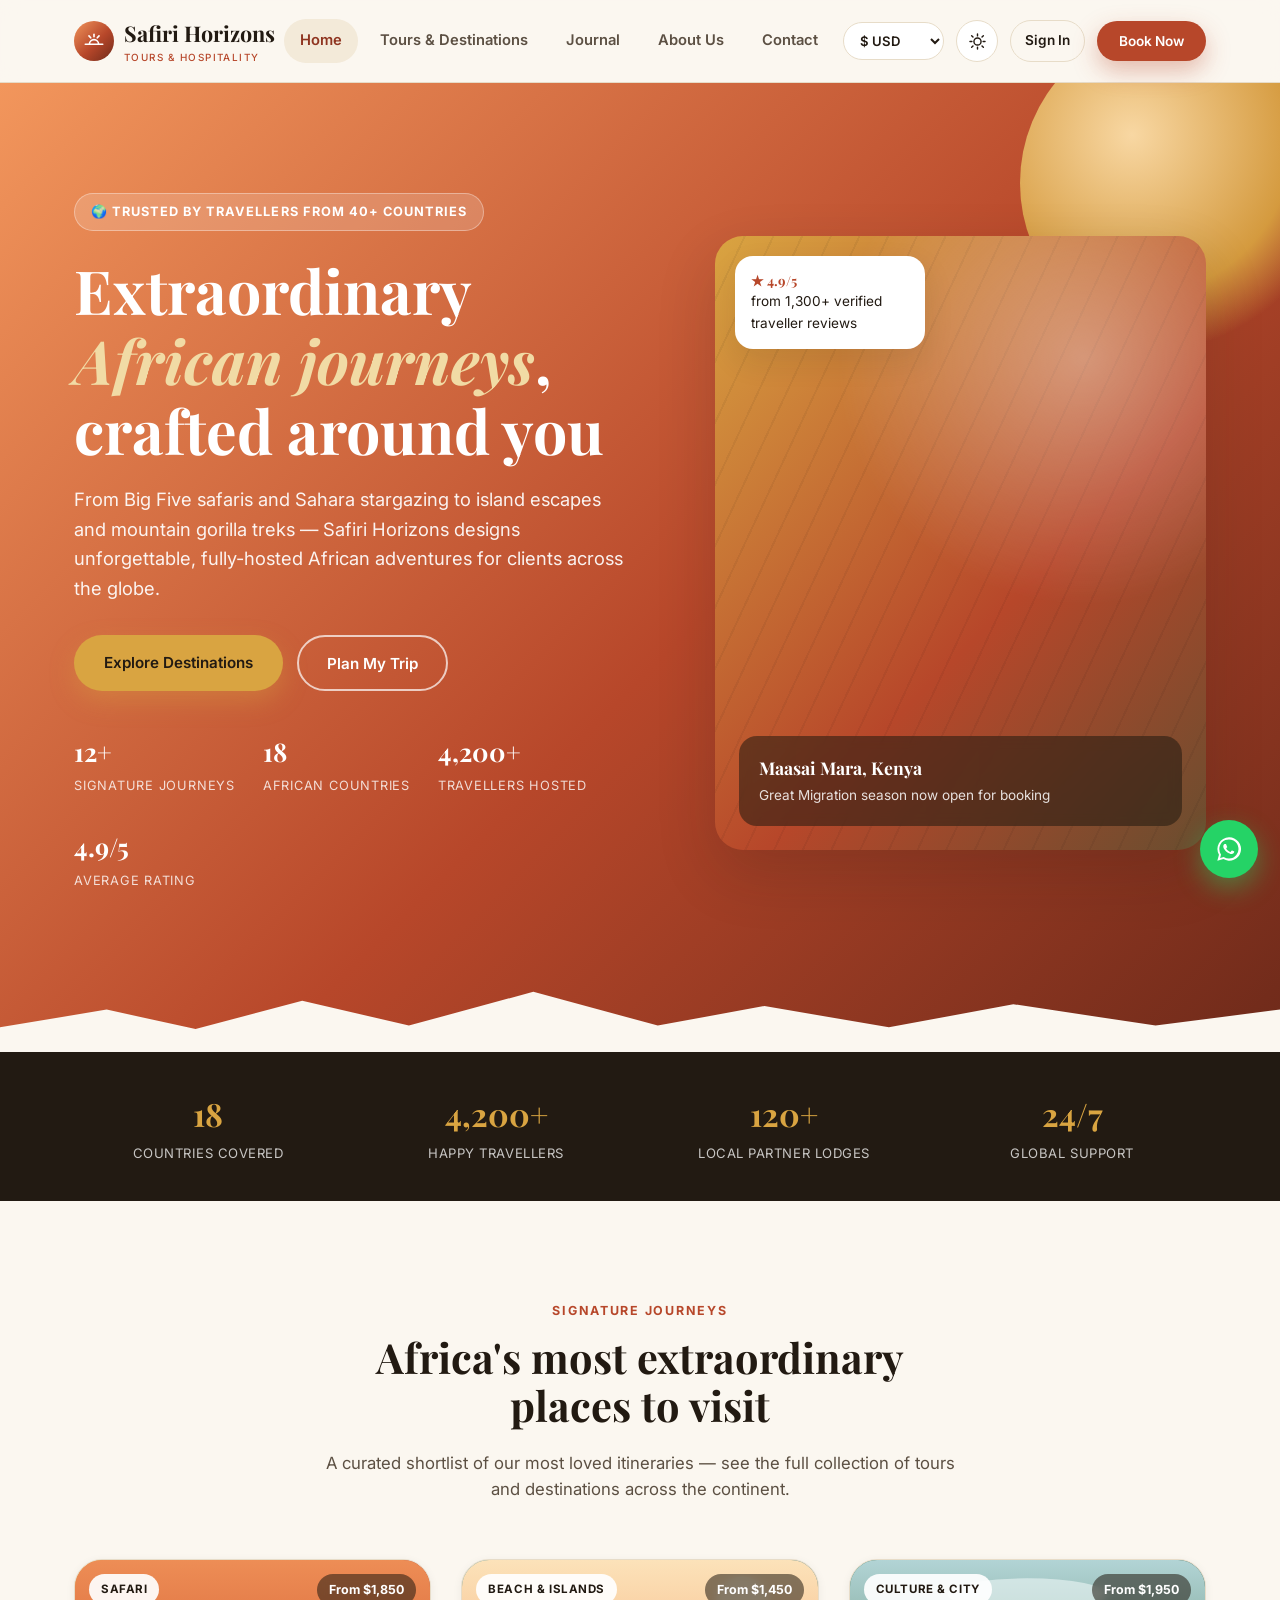
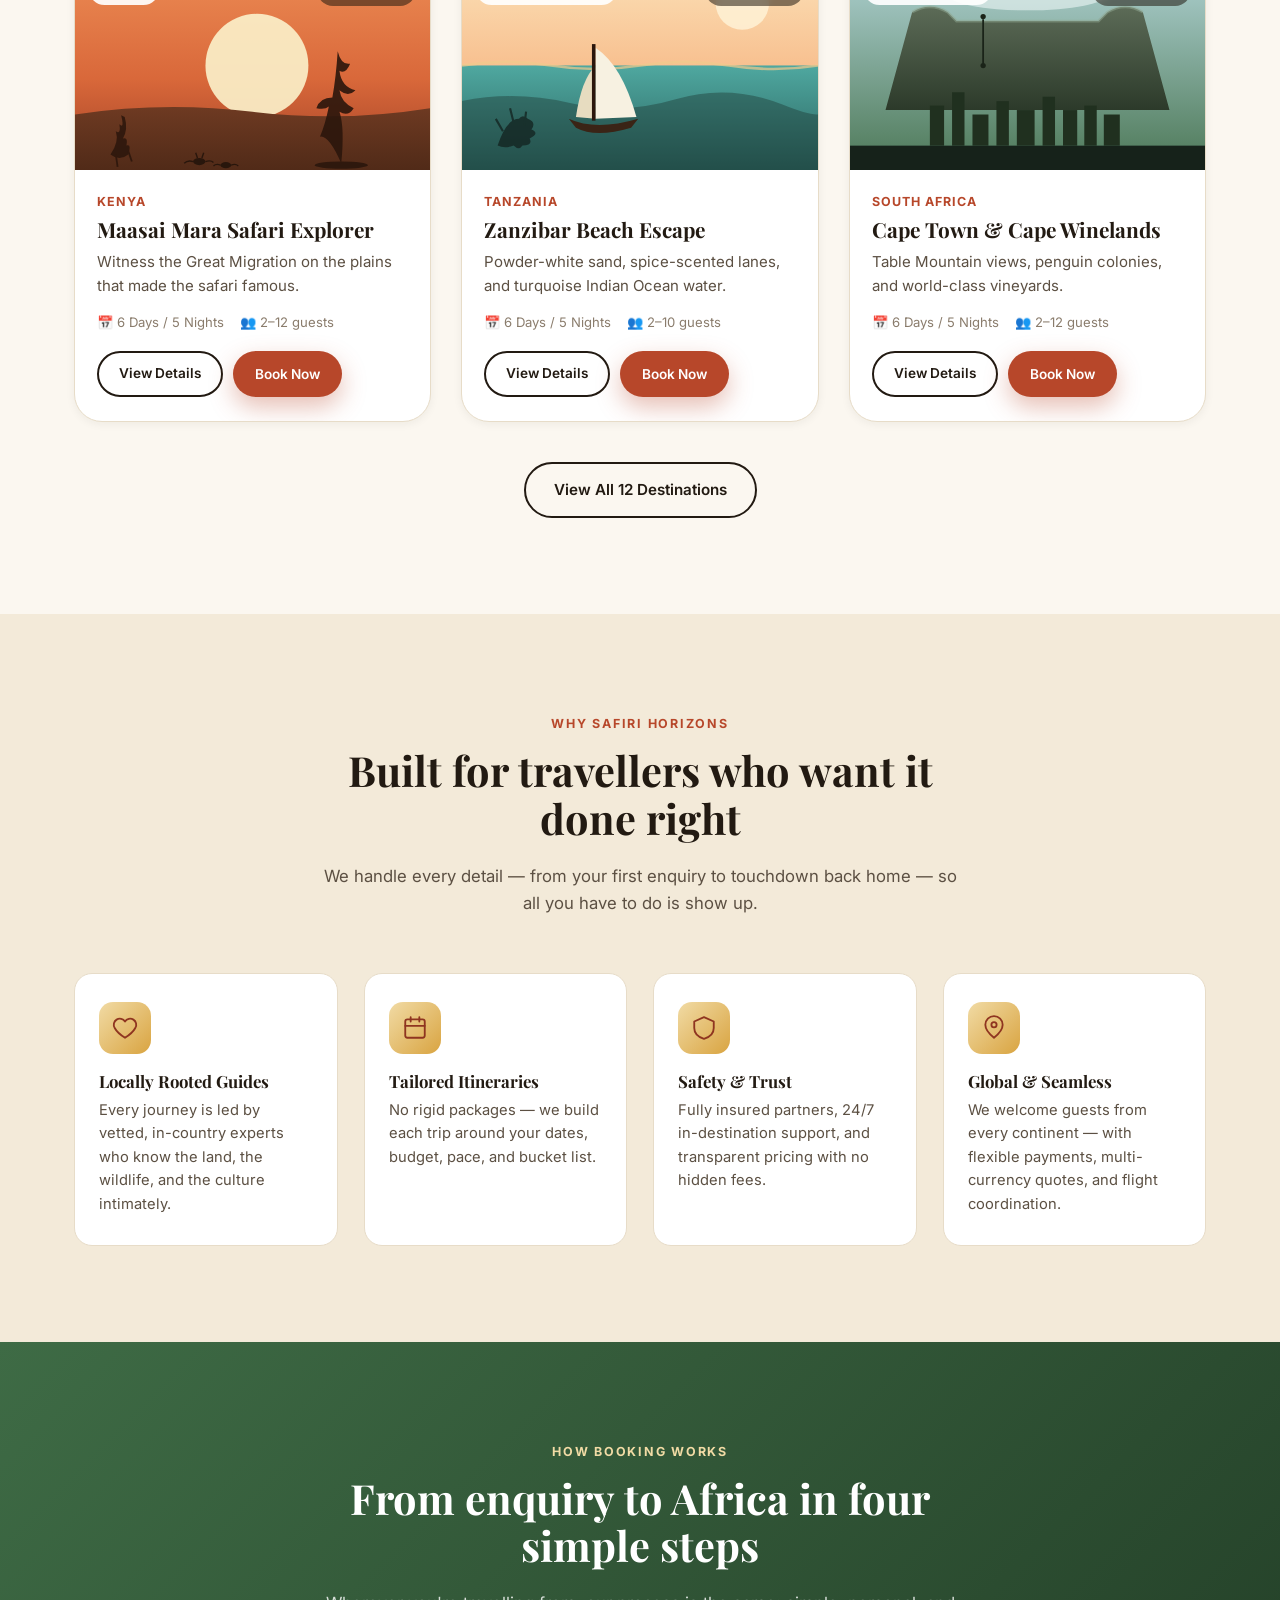
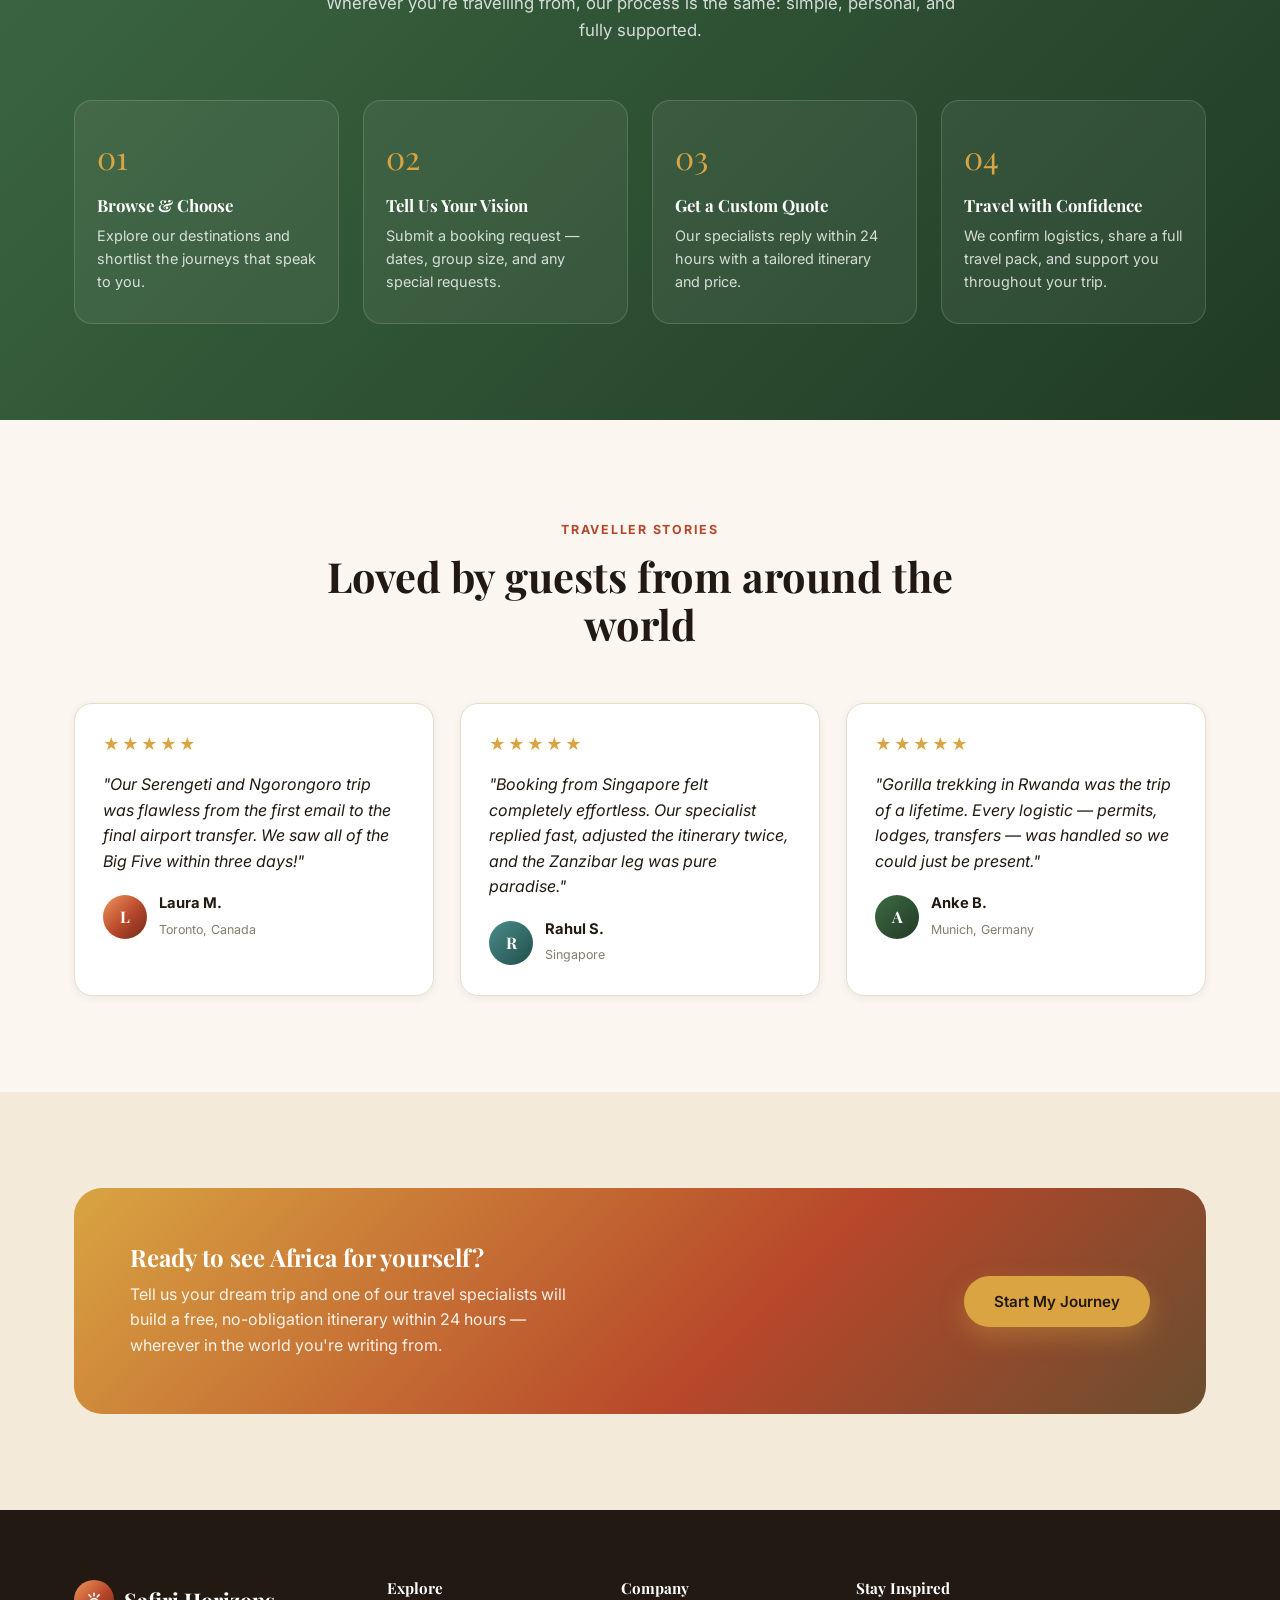
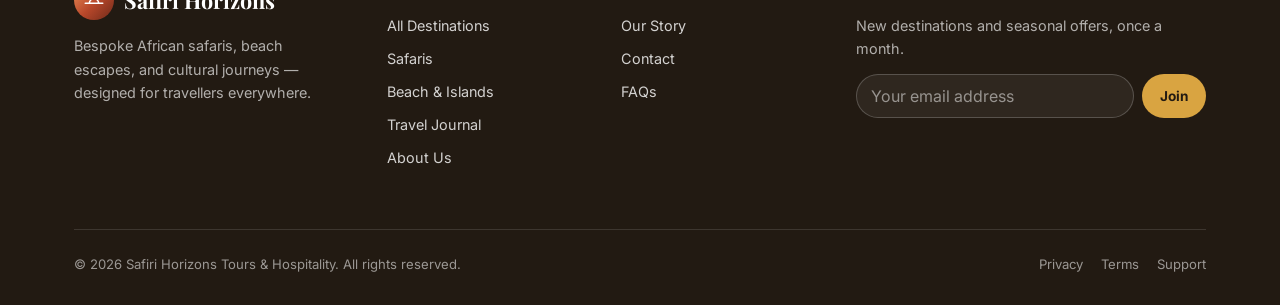
<file: index.html>
<!DOCTYPE html>
<html lang="en">
<head>
<meta charset="UTF-8">
<meta name="viewport" content="width=device-width, initial-scale=1.0">
<title>Safiri Horizons — Bespoke African Safaris, Beaches &amp; Journeys</title>
<meta name="description" content="Safiri Horizons designs bespoke tours across Africa — safaris, beaches, mountains and deserts — for travellers around the world. Get a free custom itinerary today.">
<meta name="theme-color" content="#B7472A">
<meta name="color-scheme" content="light dark">
<link rel="icon" href="data:image/svg+xml,%3Csvg xmlns='http://www.w3.org/2000/svg' viewBox='0 0 100 100'%3E%3Ccircle cx='50' cy='50' r='48' fill='%23B7472A'/%3E%3Crect x='24' y='63' width='52' height='6' rx='3' fill='%23F1DBA5'/%3E%3Cpath d='M32,65 A18,18 0 0 1 68,65 Z' fill='%23F1DBA5'/%3E%3C/svg%3E">
<link rel="manifest" href="manifest.json">
<link rel="canonical" href="https://safirihorizons.co.ke/index.html">
<link rel="preconnect" href="https://fonts.googleapis.com">
<link rel="preconnect" href="https://fonts.gstatic.com" crossorigin>
<link href="https://fonts.googleapis.com/css2?family=Playfair+Display:wght@600;700&family=Inter:wght@400;500;600;700&display=swap" rel="stylesheet">
<link rel="stylesheet" href="css/style.css">

<meta property="og:title" content="Safiri Horizons — Bespoke African Safaris &amp; Journeys">
<meta property="og:description" content="Handcrafted tours across Africa's greatest safaris, beaches, mountains and deserts. Booking is fast, friendly, and open to travellers worldwide.">
<meta property="og:type" content="website">

<script type="application/ld+json">
{
  "@context": "https://schema.org",
  "@type": "TravelAgency",
  "name": "Safiri Horizons",
  "description": "Bespoke tour operator specialising in African safaris, beach escapes, mountain treks and cultural journeys for a global clientele.",
  "areaServed": "Worldwide",
  "priceRange": "$$-$$$"
}
</script>
</head>
<body>

<a href="#main-content" class="skip-link">Skip to main content</a>

<header class="site-header">
  <div class="container">
    <a href="index.html" class="brand">
      <span class="brand-mark">
        <svg viewBox="0 0 24 24" fill="none" stroke="#fff" stroke-width="1.8" stroke-linecap="round" stroke-linejoin="round"><path d="M2.5 15.5h19"/><path d="M7 15.5a5 5 0 0 1 10 0"/><path d="M12 7.4V4.8"/><path d="M8.4 8.5 6.5 6.4"/><path d="M15.6 8.5l1.9-2.1"/></svg>
      </span>
      <span>Safiri Horizons<small>Tours &amp; Hospitality</small></span>
    </a>
    <nav class="main-nav" id="main-nav">
      <a href="index.html" class="active">Home</a>
      <a href="tours.html">Tours &amp; Destinations</a>
      <a href="blog.html">Journal</a>
      <a href="about.html">About Us</a>
      <a href="contact.html">Contact</a>
    </nav>
    <div class="header-actions">
      <select class="currency-select" aria-label="Currency">
        <option value="USD">$ USD</option>
        <option value="EUR">€ EUR</option>
        <option value="GBP">£ GBP</option>
        <option value="KES">KSh KES</option>
      </select>
      <button type="button" class="theme-toggle" aria-label="Toggle dark mode">
        <svg class="icon-sun" viewBox="0 0 24 24" fill="none" stroke="currentColor" stroke-width="1.8" stroke-linecap="round"><circle cx="12" cy="12" r="4.5"/><path d="M12 2.5v2.4M12 19.1v2.4M4.6 4.6l1.7 1.7M17.7 17.7l1.7 1.7M2.5 12h2.4M19.1 12h2.4M4.6 19.4l1.7-1.7M17.7 6.3l1.7-1.7"/></svg>
        <svg class="icon-moon" viewBox="0 0 24 24" fill="none" stroke="currentColor" stroke-width="1.8" stroke-linecap="round" stroke-linejoin="round"><path d="M20 14.5A8.5 8.5 0 1 1 9.5 4a7 7 0 0 0 10.5 10.5Z"/></svg>
      </button>
      <a href="login.html" class="account-nav-link" id="account-nav-link" aria-label="Account">Sign In</a>
      <button type="button" class="btn btn-primary btn-sm js-book-now-generic">Book Now</button>
      <button type="button" class="nav-toggle" aria-label="Toggle navigation" aria-controls="main-nav"><span></span></button>
    </div>
  </div>
</header>

<main id="main-content">

  <!-- ===================== HERO ===================== -->
  <section class="hero">
    <div class="hero-sun"></div>
    <div class="container">
      <div class="hero-copy">
        <span class="hero-kicker">🌍 Trusted by travellers from 40+ countries</span>
        <h1>Extraordinary <em>African journeys</em>, crafted around you</h1>
        <p class="hero-lead">From Big Five safaris and Sahara stargazing to island escapes and mountain gorilla treks — Safiri Horizons designs unforgettable, fully-hosted African adventures for clients across the globe.</p>
        <div class="hero-cta">
          <a href="tours.html" class="btn btn-accent">Explore Destinations</a>
          <button type="button" class="btn btn-outline-light js-book-now-generic">Plan My Trip</button>
        </div>
        <div class="hero-trust">
          <div><strong>12+</strong><span>Signature Journeys</span></div>
          <div><strong>18</strong><span>African Countries</span></div>
          <div><strong>4,200+</strong><span>Travellers Hosted</span></div>
          <div><strong>4.9/5</strong><span>Average Rating</span></div>
        </div>
      </div>
      <div class="hero-visual">
        <div class="hero-badge"><strong>★ 4.9/5</strong>from 1,300+ verified traveller reviews</div>
        <div class="hero-visual-card">
          <strong>Maasai Mara, Kenya</strong>
          <span>Great Migration season now open for booking</span>
        </div>
      </div>
    </div>
    <svg class="hero-skyline" viewBox="0 0 1440 90" preserveAspectRatio="none" xmlns="http://www.w3.org/2000/svg">
      <path fill="currentColor" d="M0 60 L120 40 L220 62 L340 30 L460 58 L600 20 L740 58 L860 36 L1000 60 L1140 34 L1300 58 L1440 40 L1440 90 L0 90 Z"></path>
    </svg>
  </section>

  <!-- ===================== STATS STRIP ===================== -->
  <div class="stats-strip">
    <div class="container">
      <div><strong>18</strong><span>Countries Covered</span></div>
      <div><strong>4,200+</strong><span>Happy Travellers</span></div>
      <div><strong>120+</strong><span>Local Partner Lodges</span></div>
      <div><strong>24/7</strong><span>Global Support</span></div>
    </div>
  </div>

  <!-- ===================== FEATURED TOURS ===================== -->
  <section class="section" id="destinations">
    <div class="container">
      <div class="section-head">
        <span class="kicker">Signature Journeys</span>
        <h2>Africa's most extraordinary places to visit</h2>
        <p>A curated shortlist of our most loved itineraries — see the full collection of tours and destinations across the continent.</p>
      </div>
      <div class="grid grid-3" id="featured-tours"><!-- injected by main.js --></div>
      <div style="text-align:center;margin-top:40px;">
        <a href="tours.html" class="btn btn-outline">View All 12 Destinations</a>
      </div>
    </div>
  </section>

  <!-- ===================== WHY CHOOSE US ===================== -->
  <section class="section section-alt">
    <div class="container">
      <div class="section-head">
        <span class="kicker">Why Safiri Horizons</span>
        <h2>Built for travellers who want it done right</h2>
        <p>We handle every detail — from your first enquiry to touchdown back home — so all you have to do is show up.</p>
      </div>
      <div class="feature-grid">
        <div class="feature-card reveal">
          <div class="feature-icon"><svg viewBox="0 0 24 24" fill="none" stroke="currentColor" stroke-width="1.7" stroke-linecap="round" stroke-linejoin="round"><path d="M12 21s-7-4.35-9.5-9A5.5 5.5 0 0 1 12 6a5.5 5.5 0 0 1 9.5 6c-2.5 4.65-9.5 9-9.5 9Z"/></svg></div>
          <h3>Locally Rooted Guides</h3>
          <p>Every journey is led by vetted, in-country experts who know the land, the wildlife, and the culture intimately.</p>
        </div>
        <div class="feature-card reveal">
          <div class="feature-icon"><svg viewBox="0 0 24 24" fill="none" stroke="currentColor" stroke-width="1.7" stroke-linecap="round" stroke-linejoin="round"><rect x="3" y="4" width="18" height="17" rx="2"/><path d="M8 2v4M16 2v4M3 10h18"/></svg></div>
          <h3>Tailored Itineraries</h3>
          <p>No rigid packages — we build each trip around your dates, budget, pace, and bucket list.</p>
        </div>
        <div class="feature-card reveal">
          <div class="feature-icon"><svg viewBox="0 0 24 24" fill="none" stroke="currentColor" stroke-width="1.7" stroke-linecap="round" stroke-linejoin="round"><path d="M12 2 3 6v6c0 5 4 8.5 9 10 5-1.5 9-5 9-10V6l-9-4Z"/></svg></div>
          <h3>Safety &amp; Trust</h3>
          <p>Fully insured partners, 24/7 in-destination support, and transparent pricing with no hidden fees.</p>
        </div>
        <div class="feature-card reveal">
          <div class="feature-icon"><svg viewBox="0 0 24 24" fill="none" stroke="currentColor" stroke-width="1.7" stroke-linecap="round" stroke-linejoin="round"><path d="M12 21c4.97-4 8-8.13 8-12A8 8 0 0 0 4 9c0 3.87 3.03 8 8 12Z"/><circle cx="12" cy="9" r="2.4"/></svg></div>
          <h3>Global &amp; Seamless</h3>
          <p>We welcome guests from every continent — with flexible payments, multi-currency quotes, and flight coordination.</p>
        </div>
      </div>
    </div>
  </section>

  <!-- ===================== HOW IT WORKS ===================== -->
  <section class="section section-dark">
    <div class="container">
      <div class="section-head">
        <span class="kicker">How Booking Works</span>
        <h2>From enquiry to Africa in four simple steps</h2>
        <p>Wherever you're travelling from, our process is the same: simple, personal, and fully supported.</p>
      </div>
      <div class="steps">
        <div class="step reveal"><h3>Browse &amp; Choose</h3><p>Explore our destinations and shortlist the journeys that speak to you.</p></div>
        <div class="step reveal"><h3>Tell Us Your Vision</h3><p>Submit a booking request — dates, group size, and any special requests.</p></div>
        <div class="step reveal"><h3>Get a Custom Quote</h3><p>Our specialists reply within 24 hours with a tailored itinerary and price.</p></div>
        <div class="step reveal"><h3>Travel with Confidence</h3><p>We confirm logistics, share a full travel pack, and support you throughout your trip.</p></div>
      </div>
    </div>
  </section>

  <!-- ===================== TESTIMONIALS ===================== -->
  <section class="section">
    <div class="container">
      <div class="section-head">
        <span class="kicker">Traveller Stories</span>
        <h2>Loved by guests from around the world</h2>
      </div>
      <div class="testimonial-grid">
        <div class="testimonial-card reveal">
          <div class="stars">★★★★★</div>
          <p>"Our Serengeti and Ngorongoro trip was flawless from the first email to the final airport transfer. We saw all of the Big Five within three days!"</p>
          <div class="testimonial-person">
            <div class="avatar-dot g-sunset">L</div>
            <div><strong>Laura M.</strong><span>Toronto, Canada</span></div>
          </div>
        </div>
        <div class="testimonial-card reveal">
          <div class="stars">★★★★★</div>
          <p>"Booking from Singapore felt completely effortless. Our specialist replied fast, adjusted the itinerary twice, and the Zanzibar leg was pure paradise."</p>
          <div class="testimonial-person">
            <div class="avatar-dot g-ocean">R</div>
            <div><strong>Rahul S.</strong><span>Singapore</span></div>
          </div>
        </div>
        <div class="testimonial-card reveal">
          <div class="stars">★★★★★</div>
          <p>"Gorilla trekking in Rwanda was the trip of a lifetime. Every logistic — permits, lodges, transfers — was handled so we could just be present."</p>
          <div class="testimonial-person">
            <div class="avatar-dot g-forest">A</div>
            <div><strong>Anke B.</strong><span>Munich, Germany</span></div>
          </div>
        </div>
      </div>
    </div>
  </section>

  <!-- ===================== CTA ===================== -->
  <section class="section section-alt">
    <div class="container">
      <div class="cta-banner reveal">
        <div>
          <h2>Ready to see Africa for yourself?</h2>
          <p>Tell us your dream trip and one of our travel specialists will build a free, no-obligation itinerary within 24 hours — wherever in the world you're writing from.</p>
        </div>
        <button type="button" class="btn btn-accent js-book-now-generic">Start My Journey</button>
      </div>
    </div>
  </section>

</main>

<!-- ===================== FOOTER ===================== -->
<footer class="site-footer">
  <div class="container">
    <div class="footer-grid">
      <div class="footer-brand">
        <a href="index.html" class="brand" style="color:#fff;margin-bottom:14px;display:inline-flex;">
          <span class="brand-mark">
            <svg viewBox="0 0 24 24" fill="none" stroke="#fff" stroke-width="1.8" stroke-linecap="round" stroke-linejoin="round"><path d="M2.5 15.5h19"/><path d="M7 15.5a5 5 0 0 1 10 0"/><path d="M12 7.4V4.8"/><path d="M8.4 8.5 6.5 6.4"/><path d="M15.6 8.5l1.9-2.1"/></svg>
          </span>
          <span>Safiri Horizons</span>
        </a>
        <p>Bespoke African safaris, beach escapes, and cultural journeys — designed for travellers everywhere.</p>
      </div>
      <div>
        <h4>Explore</h4>
        <ul>
          <li><a href="tours.html">All Destinations</a></li>
          <li><a href="tours.html#tour-grid">Safaris</a></li>
          <li><a href="tours.html#tour-grid">Beach &amp; Islands</a></li>
          <li><a href="blog.html">Travel Journal</a></li>
          <li><a href="about.html">About Us</a></li>
        </ul>
      </div>
      <div>
        <h4>Company</h4>
        <ul>
          <li><a href="about.html">Our Story</a></li>
          <li><a href="contact.html">Contact</a></li>
          <li><a href="contact.html#faq">FAQs</a></li>
        </ul>
      </div>
      <div>
        <h4>Stay Inspired</h4>
        <p style="font-size:0.9rem;color:rgba(255,255,255,0.65);">New destinations and seasonal offers, once a month.</p>
        <form class="newsletter-form" id="newsletter-form" name="newsletter" method="POST" data-netlify="true" netlify-honeypot="bot-field">
          <input type="hidden" name="form-name" value="newsletter">
          <p style="position:absolute;left:-9999px;top:-9999px;" aria-hidden="true"><label>Don't fill this out if you're human: <input name="bot-field" tabindex="-1" autocomplete="off"></label></p>

          <label for="newsletter-email" class="visually-hidden">Email address</label>
          <input id="newsletter-email" type="email" required placeholder="Your email address">
          <button type="submit" class="btn-sm">Join</button>
        </form>
      </div>
    </div>
    <div class="footer-bottom">
      <span>© <span id="year"></span> Safiri Horizons Tours &amp; Hospitality. All rights reserved.</span>
      <div class="footer-bottom-links">
        <a href="privacy.html">Privacy</a>
        <a href="terms.html">Terms</a>
        <a href="contact.html">Support</a>
      </div>
    </div>
  </div>
</footer>

<a class="whatsapp-fab" href="https://wa.me/254700123456?text=Hi%20Safiri%20Horizons%2C%20I%27d%20like%20to%20plan%20a%20trip." target="_blank" rel="noopener" aria-label="Chat with us on WhatsApp">
  <svg viewBox="0 0 24 24" fill="#fff"><path d="M12 2a10 10 0 0 0-8.6 15L2 22l5.2-1.4A10 10 0 1 0 12 2Zm0 18.2a8.2 8.2 0 0 1-4.2-1.1l-.3-.2-3.1.8.8-3-.2-.3A8.2 8.2 0 1 1 12 20.2Zm4.5-6.1c-.2-.1-1.5-.7-1.7-.8-.2-.1-.4-.1-.6.1-.2.2-.7.8-.8 1-.2.2-.3.2-.5.1-.2-.1-1-.4-1.9-1.2-.7-.6-1.2-1.4-1.3-1.6-.1-.2 0-.4.1-.5.1-.1.2-.3.4-.4.1-.1.2-.2.2-.4.1-.1.1-.3 0-.4-.1-.1-.6-1.4-.8-1.9-.2-.5-.4-.4-.6-.4h-.5c-.2 0-.4.1-.6.3-.2.2-.8.8-.8 1.9 0 1.1.8 2.2.9 2.4.1.2 1.6 2.4 3.9 3.4.5.2 1 .4 1.3.5.5.2 1 .1 1.4.1.4-.1 1.5-.6 1.7-1.2.2-.6.2-1.1.1-1.2-.1-.1-.2-.2-.4-.3Z"/></svg>
</a>

<div class="toast" id="toast"></div>

<!-- ===================== BOOKING / DETAIL MODAL ===================== -->
<div class="modal-overlay" id="booking-modal">
  <div class="modal-panel" role="dialog" aria-modal="true" aria-labelledby="modal-title-text">
    <button type="button" class="modal-close js-close-modal" aria-label="Close">✕</button>
    <div class="modal-header">
      <span class="kicker">Safiri Horizons</span>
      <h3 id="modal-title-text">Request This Journey</h3>
    </div>

    <div id="modal-form-pane">
      <form id="booking-form" name="booking" method="POST" data-netlify="true" netlify-honeypot="bot-field" novalidate>
        <input type="hidden" name="form-name" value="booking">
          <p style="position:absolute;left:-9999px;top:-9999px;" aria-hidden="true"><label>Don't fill this out if you're human: <input name="bot-field" tabindex="-1" autocomplete="off"></label></p>

        <div class="form-grid">
          <div class="field">
            <label for="booking-name">Full Name <span class="req">*</span></label>
            <input id="booking-name" name="name" type="text" required autocomplete="name">
          </div>
          <div class="field">
            <label for="booking-email">Email Address <span class="req">*</span></label>
            <input id="booking-email" name="email" type="email" required autocomplete="email">
          </div>
          <div class="field">
            <label for="booking-phone">Phone / WhatsApp</label>
            <input id="booking-phone" name="phone" type="tel" placeholder="+1 555 123 4567">
          </div>
          <div class="field">
            <label for="booking-country">Country of Residence <span class="req">*</span></label>
            <input id="booking-country" name="country" type="text" required autocomplete="country-name">
          </div>
          <div class="field full">
            <label for="booking-destination">Destination <span class="req">*</span></label>
            <select id="booking-destination" name="destination" required>
              <option value="" disabled selected>Select a destination</option>
            </select>
          </div>
          <div class="field">
            <label for="booking-travelers">Number of Travellers <span class="req">*</span></label>
            <input id="booking-travelers" name="travelers" type="number" min="1" max="20" value="2" required>
          </div>
          <div class="field">
            <label for="booking-month">Preferred Travel Month</label>
            <select id="booking-month" name="month">
              <option value="">Flexible / Not sure</option>
              <option>January</option><option>February</option><option>March</option>
              <option>April</option><option>May</option><option>June</option>
              <option>July</option><option>August</option><option>September</option>
              <option>October</option><option>November</option><option>December</option>
            </select>
          </div>
          <div class="field full">
            <label for="booking-budget">Approximate Budget (per person)</label>
            <select id="booking-budget" name="budget">
              <option value="">Prefer not to say</option>
              <option>Under $1,500</option>
              <option>$1,500 – $2,500</option>
              <option>$2,500 – $4,000</option>
              <option>$4,000+</option>
            </select>
          </div>
          <div class="field full">
            <label for="booking-message">Tell us more (dietary needs, special occasions, accessibility, etc.)</label>
            <textarea id="booking-message" name="message" rows="3"></textarea>
          </div>
        </div>
        <button type="submit" class="btn btn-primary btn-block">Submit Booking Request</button>
        <p class="form-note">Your request goes straight to our booking team's inbox — a Safiri Horizons specialist replies within 24 hours.</p>
      </form>
    </div>

    <div class="form-success" id="modal-success">
      <div class="icon-ok"><svg viewBox="0 0 24 24" fill="none" stroke="currentColor" stroke-width="2.2" stroke-linecap="round" stroke-linejoin="round"><path d="M5 12l5 5L20 7"/></svg></div>
      <h3>Request Received!</h3>
      <p>Thank you for your interest in <strong id="success-destination"></strong>. Your reference number is:</p>
      <span class="ref-code" id="success-ref"></span>
      <p>A Safiri Horizons travel specialist will reach out within 24 hours. You can also email us directly using the button below.</p>
      <div class="tour-actions" style="justify-content:center;">
        <a href="#" id="success-mailto" class="btn btn-outline">Email Us Directly</a>
        <button type="button" class="btn btn-primary js-close-modal">Done</button>
      </div>
    </div>
  </div>
</div>

<script src="js/data.js"></script>
<script src="js/auth.js"></script>
<script src="js/main.js"></script>
</body>
</html>
</file>
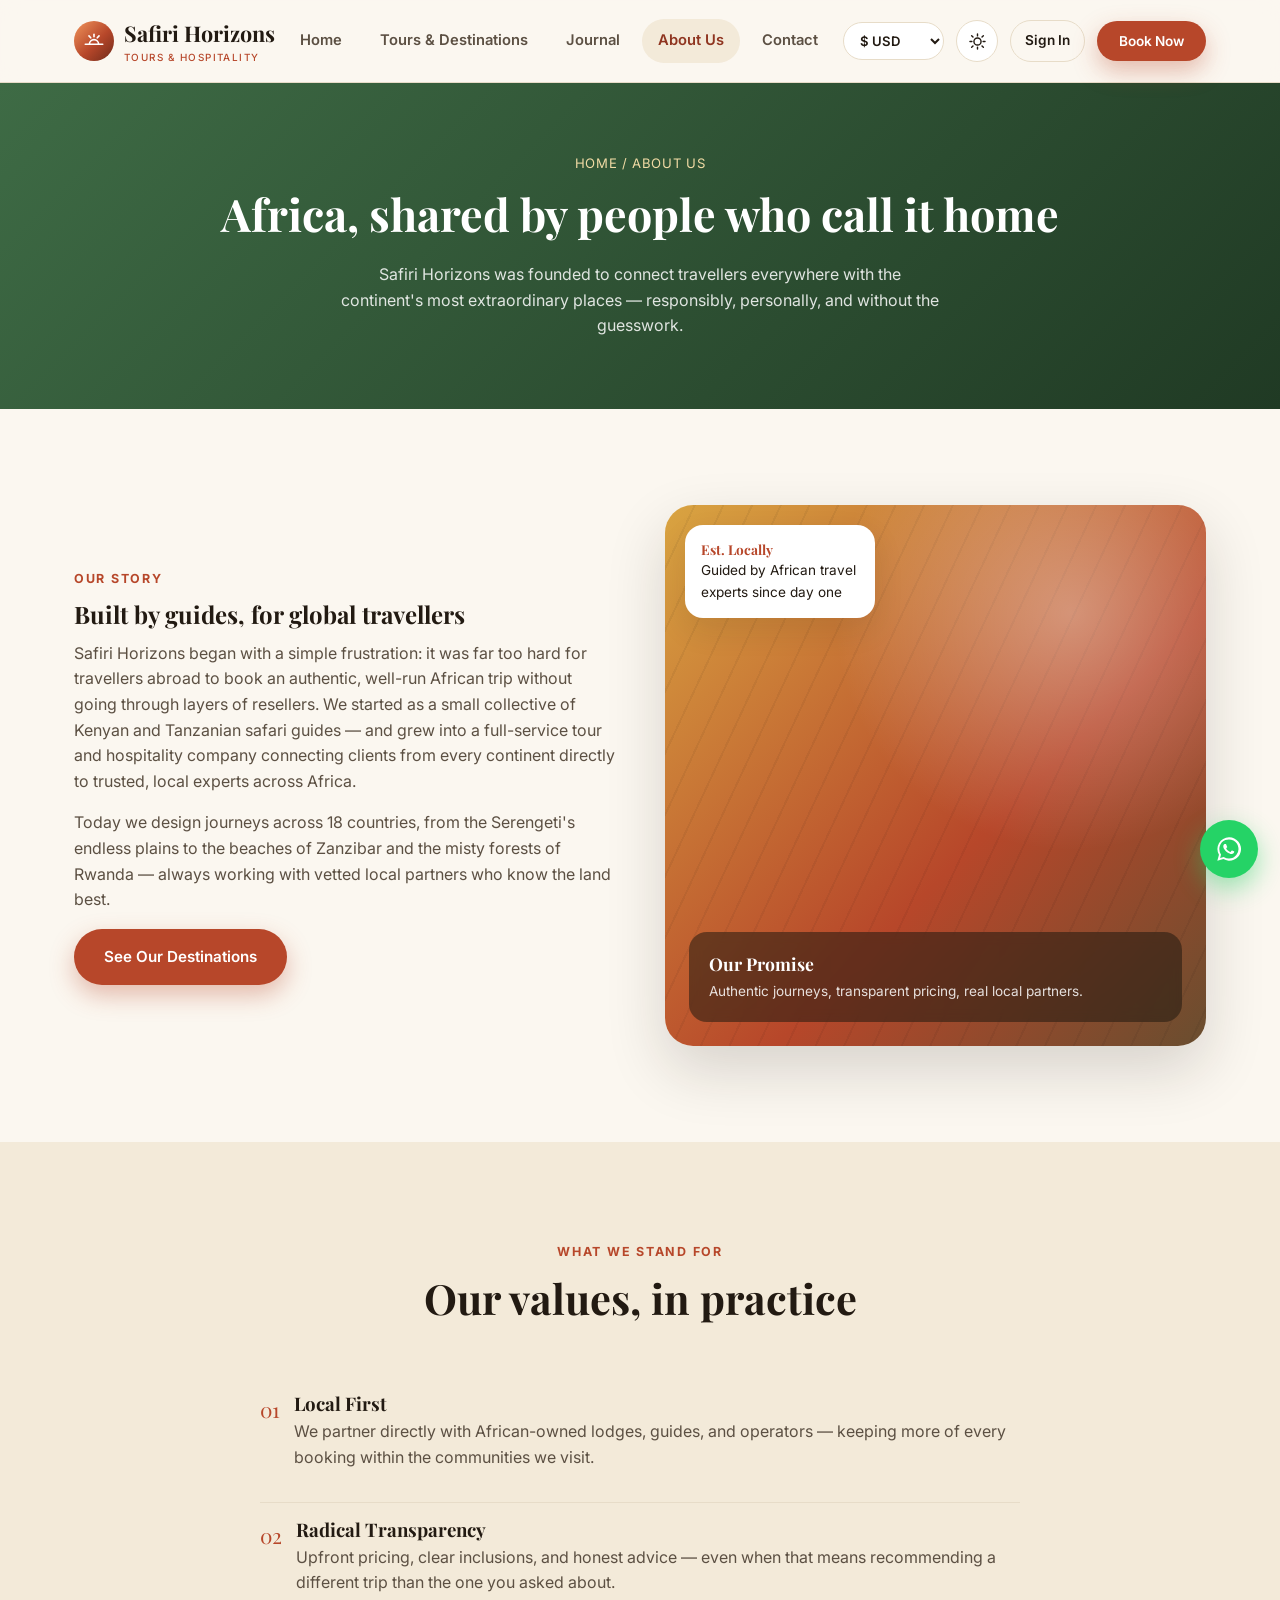
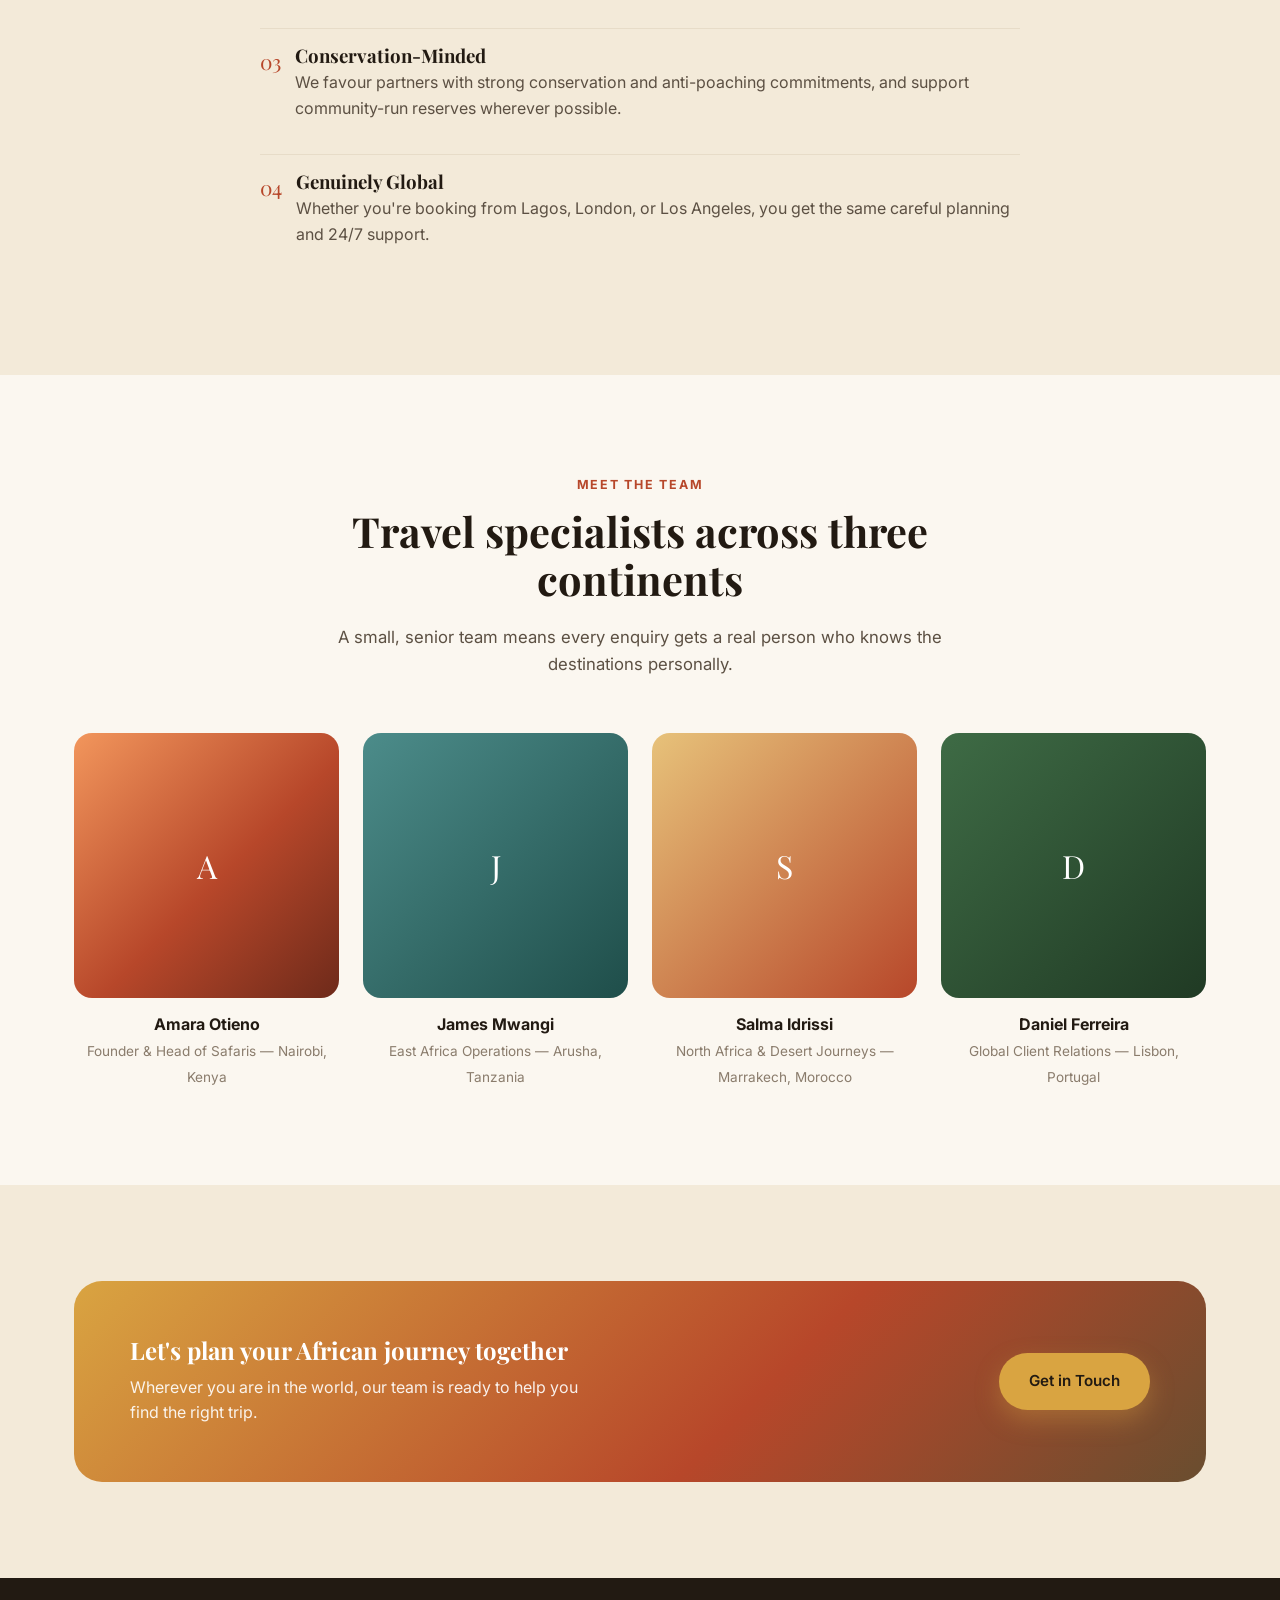
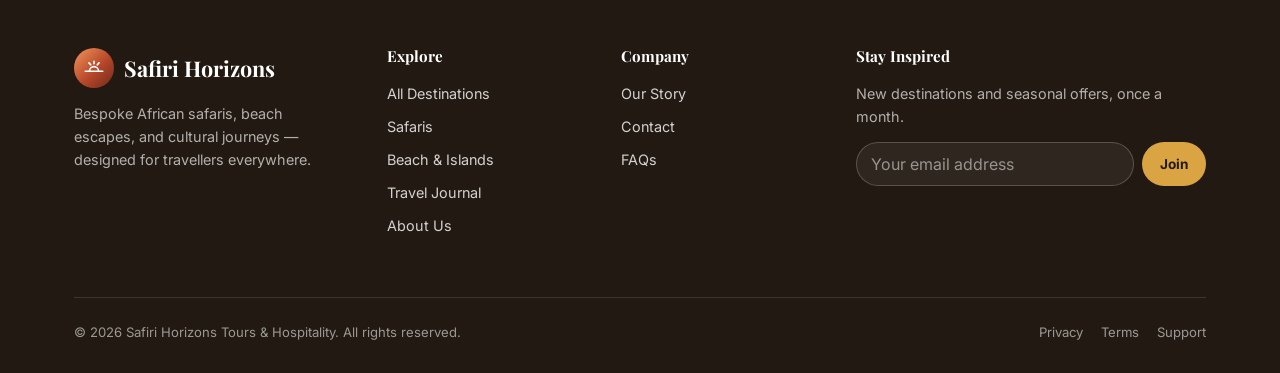
<file: about.html>
<!DOCTYPE html>
<html lang="en">
<head>
<meta charset="UTF-8">
<meta name="viewport" content="width=device-width, initial-scale=1.0">
<title>About Us — Safiri Horizons</title>
<meta name="description" content="Meet Safiri Horizons — a global tour operator specialising in bespoke African safaris, beach escapes, and cultural journeys.">
<meta name="theme-color" content="#B7472A">
<meta name="color-scheme" content="light dark">
<link rel="icon" href="data:image/svg+xml,%3Csvg xmlns='http://www.w3.org/2000/svg' viewBox='0 0 100 100'%3E%3Ccircle cx='50' cy='50' r='48' fill='%23B7472A'/%3E%3Crect x='24' y='63' width='52' height='6' rx='3' fill='%23F1DBA5'/%3E%3Cpath d='M32,65 A18,18 0 0 1 68,65 Z' fill='%23F1DBA5'/%3E%3C/svg%3E">
<link rel="manifest" href="manifest.json">
<link rel="canonical" href="https://safirihorizons.co.ke/about.html">
<link rel="preconnect" href="https://fonts.googleapis.com">
<link rel="preconnect" href="https://fonts.gstatic.com" crossorigin>
<link href="https://fonts.googleapis.com/css2?family=Playfair+Display:wght@600;700&family=Inter:wght@400;500;600;700&display=swap" rel="stylesheet">
<link rel="stylesheet" href="css/style.css">
<meta property="og:title" content="About Us — Safiri Horizons">
<meta property="og:description" content="Meet the team behind Safiri Horizons and our approach to responsible African travel.">
<meta property="og:type" content="website">
</head>
<body>

<a href="#main-content" class="skip-link">Skip to main content</a>

<header class="site-header">
  <div class="container">
    <a href="index.html" class="brand">
      <span class="brand-mark">
        <svg viewBox="0 0 24 24" fill="none" stroke="#fff" stroke-width="1.8" stroke-linecap="round" stroke-linejoin="round"><path d="M2.5 15.5h19"/><path d="M7 15.5a5 5 0 0 1 10 0"/><path d="M12 7.4V4.8"/><path d="M8.4 8.5 6.5 6.4"/><path d="M15.6 8.5l1.9-2.1"/></svg>
      </span>
      <span>Safiri Horizons<small>Tours &amp; Hospitality</small></span>
    </a>
    <nav class="main-nav" id="main-nav">
      <a href="index.html">Home</a>
      <a href="tours.html">Tours &amp; Destinations</a>
      <a href="blog.html">Journal</a>
      <a href="about.html" class="active">About Us</a>
      <a href="contact.html">Contact</a>
    </nav>
    <div class="header-actions">
      <select class="currency-select" aria-label="Currency">
        <option value="USD">$ USD</option>
        <option value="EUR">€ EUR</option>
        <option value="GBP">£ GBP</option>
        <option value="KES">KSh KES</option>
      </select>
      <button type="button" class="theme-toggle" aria-label="Toggle dark mode">
        <svg class="icon-sun" viewBox="0 0 24 24" fill="none" stroke="currentColor" stroke-width="1.8" stroke-linecap="round"><circle cx="12" cy="12" r="4.5"/><path d="M12 2.5v2.4M12 19.1v2.4M4.6 4.6l1.7 1.7M17.7 17.7l1.7 1.7M2.5 12h2.4M19.1 12h2.4M4.6 19.4l1.7-1.7M17.7 6.3l1.7-1.7"/></svg>
        <svg class="icon-moon" viewBox="0 0 24 24" fill="none" stroke="currentColor" stroke-width="1.8" stroke-linecap="round" stroke-linejoin="round"><path d="M20 14.5A8.5 8.5 0 1 1 9.5 4a7 7 0 0 0 10.5 10.5Z"/></svg>
      </button>
      <a href="login.html" class="account-nav-link" id="account-nav-link" aria-label="Account">Sign In</a>
      <button type="button" class="btn btn-primary btn-sm js-book-now-generic">Book Now</button>
      <button type="button" class="nav-toggle" aria-label="Toggle navigation" aria-controls="main-nav"><span></span></button>
    </div>
  </div>
</header>

<main id="main-content">

  <section class="page-hero">
    <div class="container">
      <div class="breadcrumb">Home / About Us</div>
      <h1>Africa, shared by people who call it home</h1>
      <p>Safiri Horizons was founded to connect travellers everywhere with the continent's most extraordinary places — responsibly, personally, and without the guesswork.</p>
    </div>
  </section>

  <section class="section">
    <div class="container">
      <div class="split">
        <div>
          <span class="kicker">Our Story</span>
          <h2>Built by guides, for global travellers</h2>
          <p>Safiri Horizons began with a simple frustration: it was far too hard for travellers abroad to book an authentic, well-run African trip without going through layers of resellers. We started as a small collective of Kenyan and Tanzanian safari guides — and grew into a full-service tour and hospitality company connecting clients from every continent directly to trusted, local experts across Africa.</p>
          <p>Today we design journeys across 18 countries, from the Serengeti's endless plains to the beaches of Zanzibar and the misty forests of Rwanda — always working with vetted local partners who know the land best.</p>
          <div class="tour-actions">
            <a href="tours.html" class="btn btn-primary">See Our Destinations</a>
          </div>
        </div>
        <div>
          <div class="hero-visual" style="aspect-ratio:1/1;">
            <div class="hero-badge">
              <strong>Est. Locally</strong>
              Guided by African travel experts since day one
            </div>
            <div class="hero-visual-card">
              <strong>Our Promise</strong>
              <span>Authentic journeys, transparent pricing, real local partners.</span>
            </div>
          </div>
        </div>
      </div>
    </div>
  </section>

  <section class="section section-alt">
    <div class="container">
      <div class="section-head">
        <span class="kicker">What We Stand For</span>
        <h2>Our values, in practice</h2>
      </div>
      <ul class="value-list" style="max-width:760px;margin:0 auto;">
        <li><span class="value-num">01</span><div><h3 style="margin-bottom:4px;">Local First</h3><p>We partner directly with African-owned lodges, guides, and operators — keeping more of every booking within the communities we visit.</p></div></li>
        <li><span class="value-num">02</span><div><h3 style="margin-bottom:4px;">Radical Transparency</h3><p>Upfront pricing, clear inclusions, and honest advice — even when that means recommending a different trip than the one you asked about.</p></div></li>
        <li><span class="value-num">03</span><div><h3 style="margin-bottom:4px;">Conservation-Minded</h3><p>We favour partners with strong conservation and anti-poaching commitments, and support community-run reserves wherever possible.</p></div></li>
        <li><span class="value-num">04</span><div><h3 style="margin-bottom:4px;">Genuinely Global</h3><p>Whether you're booking from Lagos, London, or Los Angeles, you get the same careful planning and 24/7 support.</p></div></li>
      </ul>
    </div>
  </section>

  <section class="section">
    <div class="container">
      <div class="section-head">
        <span class="kicker">Meet the Team</span>
        <h2>Travel specialists across three continents</h2>
        <p>A small, senior team means every enquiry gets a real person who knows the destinations personally.</p>
      </div>
      <div class="team-grid">
        <div class="team-card reveal">
          <div class="team-avatar g-sunset">A</div>
          <strong>Amara Otieno</strong>
          <span>Founder &amp; Head of Safaris — Nairobi, Kenya</span>
        </div>
        <div class="team-card reveal">
          <div class="team-avatar g-ocean">J</div>
          <strong>James Mwangi</strong>
          <span>East Africa Operations — Arusha, Tanzania</span>
        </div>
        <div class="team-card reveal">
          <div class="team-avatar g-dune">S</div>
          <strong>Salma Idrissi</strong>
          <span>North Africa &amp; Desert Journeys — Marrakech, Morocco</span>
        </div>
        <div class="team-card reveal">
          <div class="team-avatar g-forest">D</div>
          <strong>Daniel Ferreira</strong>
          <span>Global Client Relations — Lisbon, Portugal</span>
        </div>
      </div>
    </div>
  </section>

  <section class="section section-alt">
    <div class="container">
      <div class="cta-banner reveal">
        <div>
          <h2>Let's plan your African journey together</h2>
          <p>Wherever you are in the world, our team is ready to help you find the right trip.</p>
        </div>
        <a href="contact.html" class="btn btn-accent">Get in Touch</a>
      </div>
    </div>
  </section>

</main>

<footer class="site-footer">
  <div class="container">
    <div class="footer-grid">
      <div class="footer-brand">
        <a href="index.html" class="brand" style="color:#fff;margin-bottom:14px;display:inline-flex;">
          <span class="brand-mark">
            <svg viewBox="0 0 24 24" fill="none" stroke="#fff" stroke-width="1.8" stroke-linecap="round" stroke-linejoin="round"><path d="M2.5 15.5h19"/><path d="M7 15.5a5 5 0 0 1 10 0"/><path d="M12 7.4V4.8"/><path d="M8.4 8.5 6.5 6.4"/><path d="M15.6 8.5l1.9-2.1"/></svg>
          </span>
          <span>Safiri Horizons</span>
        </a>
        <p>Bespoke African safaris, beach escapes, and cultural journeys — designed for travellers everywhere.</p>
      </div>
      <div>
        <h4>Explore</h4>
        <ul>
          <li><a href="tours.html">All Destinations</a></li>
          <li><a href="tours.html#tour-grid">Safaris</a></li>
          <li><a href="tours.html#tour-grid">Beach &amp; Islands</a></li>
          <li><a href="blog.html">Travel Journal</a></li>
          <li><a href="about.html">About Us</a></li>
        </ul>
      </div>
      <div>
        <h4>Company</h4>
        <ul>
          <li><a href="about.html">Our Story</a></li>
          <li><a href="contact.html">Contact</a></li>
          <li><a href="contact.html#faq">FAQs</a></li>
        </ul>
      </div>
      <div>
        <h4>Stay Inspired</h4>
        <p style="font-size:0.9rem;color:rgba(255,255,255,0.65);">New destinations and seasonal offers, once a month.</p>
        <form class="newsletter-form" id="newsletter-form" name="newsletter" method="POST" data-netlify="true" netlify-honeypot="bot-field">
          <input type="hidden" name="form-name" value="newsletter">
          <p style="position:absolute;left:-9999px;top:-9999px;" aria-hidden="true"><label>Don't fill this out if you're human: <input name="bot-field" tabindex="-1" autocomplete="off"></label></p>

          <label for="newsletter-email" class="visually-hidden">Email address</label>
          <input id="newsletter-email" type="email" required placeholder="Your email address">
          <button type="submit" class="btn-sm">Join</button>
        </form>
      </div>
    </div>
    <div class="footer-bottom">
      <span>© <span id="year"></span> Safiri Horizons Tours &amp; Hospitality. All rights reserved.</span>
      <div class="footer-bottom-links">
        <a href="privacy.html">Privacy</a>
        <a href="terms.html">Terms</a>
        <a href="contact.html">Support</a>
      </div>
    </div>
  </div>
</footer>

<a class="whatsapp-fab" href="https://wa.me/254700123456?text=Hi%20Safiri%20Horizons%2C%20I%27d%20like%20to%20plan%20a%20trip." target="_blank" rel="noopener" aria-label="Chat with us on WhatsApp">
  <svg viewBox="0 0 24 24" fill="#fff"><path d="M12 2a10 10 0 0 0-8.6 15L2 22l5.2-1.4A10 10 0 1 0 12 2Zm0 18.2a8.2 8.2 0 0 1-4.2-1.1l-.3-.2-3.1.8.8-3-.2-.3A8.2 8.2 0 1 1 12 20.2Zm4.5-6.1c-.2-.1-1.5-.7-1.7-.8-.2-.1-.4-.1-.6.1-.2.2-.7.8-.8 1-.2.2-.3.2-.5.1-.2-.1-1-.4-1.9-1.2-.7-.6-1.2-1.4-1.3-1.6-.1-.2 0-.4.1-.5.1-.1.2-.3.4-.4.1-.1.2-.2.2-.4.1-.1.1-.3 0-.4-.1-.1-.6-1.4-.8-1.9-.2-.5-.4-.4-.6-.4h-.5c-.2 0-.4.1-.6.3-.2.2-.8.8-.8 1.9 0 1.1.8 2.2.9 2.4.1.2 1.6 2.4 3.9 3.4.5.2 1 .4 1.3.5.5.2 1 .1 1.4.1.4-.1 1.5-.6 1.7-1.2.2-.6.2-1.1.1-1.2-.1-.1-.2-.2-.4-.3Z"/></svg>
</a>

<div class="toast" id="toast"></div>

<!-- ===================== BOOKING MODAL ===================== -->
<div class="modal-overlay" id="booking-modal">
  <div class="modal-panel" role="dialog" aria-modal="true" aria-labelledby="modal-title-text">
    <button type="button" class="modal-close js-close-modal" aria-label="Close">✕</button>
    <div class="modal-header">
      <span class="kicker">Safiri Horizons</span>
      <h3 id="modal-title-text">Request This Journey</h3>
    </div>

    <div id="modal-form-pane">
      <form id="booking-form" name="booking" method="POST" data-netlify="true" netlify-honeypot="bot-field" novalidate>
        <input type="hidden" name="form-name" value="booking">
          <p style="position:absolute;left:-9999px;top:-9999px;" aria-hidden="true"><label>Don't fill this out if you're human: <input name="bot-field" tabindex="-1" autocomplete="off"></label></p>

        <div class="form-grid">
          <div class="field">
            <label for="booking-name">Full Name <span class="req">*</span></label>
            <input id="booking-name" name="name" type="text" required autocomplete="name">
          </div>
          <div class="field">
            <label for="booking-email">Email Address <span class="req">*</span></label>
            <input id="booking-email" name="email" type="email" required autocomplete="email">
          </div>
          <div class="field">
            <label for="booking-phone">Phone / WhatsApp</label>
            <input id="booking-phone" name="phone" type="tel" placeholder="+1 555 123 4567">
          </div>
          <div class="field">
            <label for="booking-country">Country of Residence <span class="req">*</span></label>
            <input id="booking-country" name="country" type="text" required autocomplete="country-name">
          </div>
          <div class="field full">
            <label for="booking-destination">Destination <span class="req">*</span></label>
            <select id="booking-destination" name="destination" required>
              <option value="" disabled selected>Select a destination</option>
            </select>
          </div>
          <div class="field">
            <label for="booking-travelers">Number of Travellers <span class="req">*</span></label>
            <input id="booking-travelers" name="travelers" type="number" min="1" max="20" value="2" required>
          </div>
          <div class="field">
            <label for="booking-month">Preferred Travel Month</label>
            <select id="booking-month" name="month">
              <option value="">Flexible / Not sure</option>
              <option>January</option><option>February</option><option>March</option>
              <option>April</option><option>May</option><option>June</option>
              <option>July</option><option>August</option><option>September</option>
              <option>October</option><option>November</option><option>December</option>
            </select>
          </div>
          <div class="field full">
            <label for="booking-budget">Approximate Budget (per person)</label>
            <select id="booking-budget" name="budget">
              <option value="">Prefer not to say</option>
              <option>Under $1,500</option>
              <option>$1,500 – $2,500</option>
              <option>$2,500 – $4,000</option>
              <option>$4,000+</option>
            </select>
          </div>
          <div class="field full">
            <label for="booking-message">Tell us more (dietary needs, special occasions, accessibility, etc.)</label>
            <textarea id="booking-message" name="message" rows="3"></textarea>
          </div>
        </div>
        <button type="submit" class="btn btn-primary btn-block">Submit Booking Request</button>
        <p class="form-note">Your request goes straight to our booking team's inbox — a Safiri Horizons specialist replies within 24 hours.</p>
      </form>
    </div>

    <div class="form-success" id="modal-success">
      <div class="icon-ok"><svg viewBox="0 0 24 24" fill="none" stroke="currentColor" stroke-width="2.2" stroke-linecap="round" stroke-linejoin="round"><path d="M5 12l5 5L20 7"/></svg></div>
      <h3>Request Received!</h3>
      <p>Thank you for your interest in <strong id="success-destination"></strong>. Your reference number is:</p>
      <span class="ref-code" id="success-ref"></span>
      <p>A Safiri Horizons travel specialist will reach out within 24 hours. You can also email us directly using the button below.</p>
      <div class="tour-actions" style="justify-content:center;">
        <a href="#" id="success-mailto" class="btn btn-outline">Email Us Directly</a>
        <button type="button" class="btn btn-primary js-close-modal">Done</button>
      </div>
    </div>
  </div>
</div>

<script src="js/data.js"></script>
<script src="js/auth.js"></script>
<script src="js/main.js"></script>
</body>
</html>
</file>
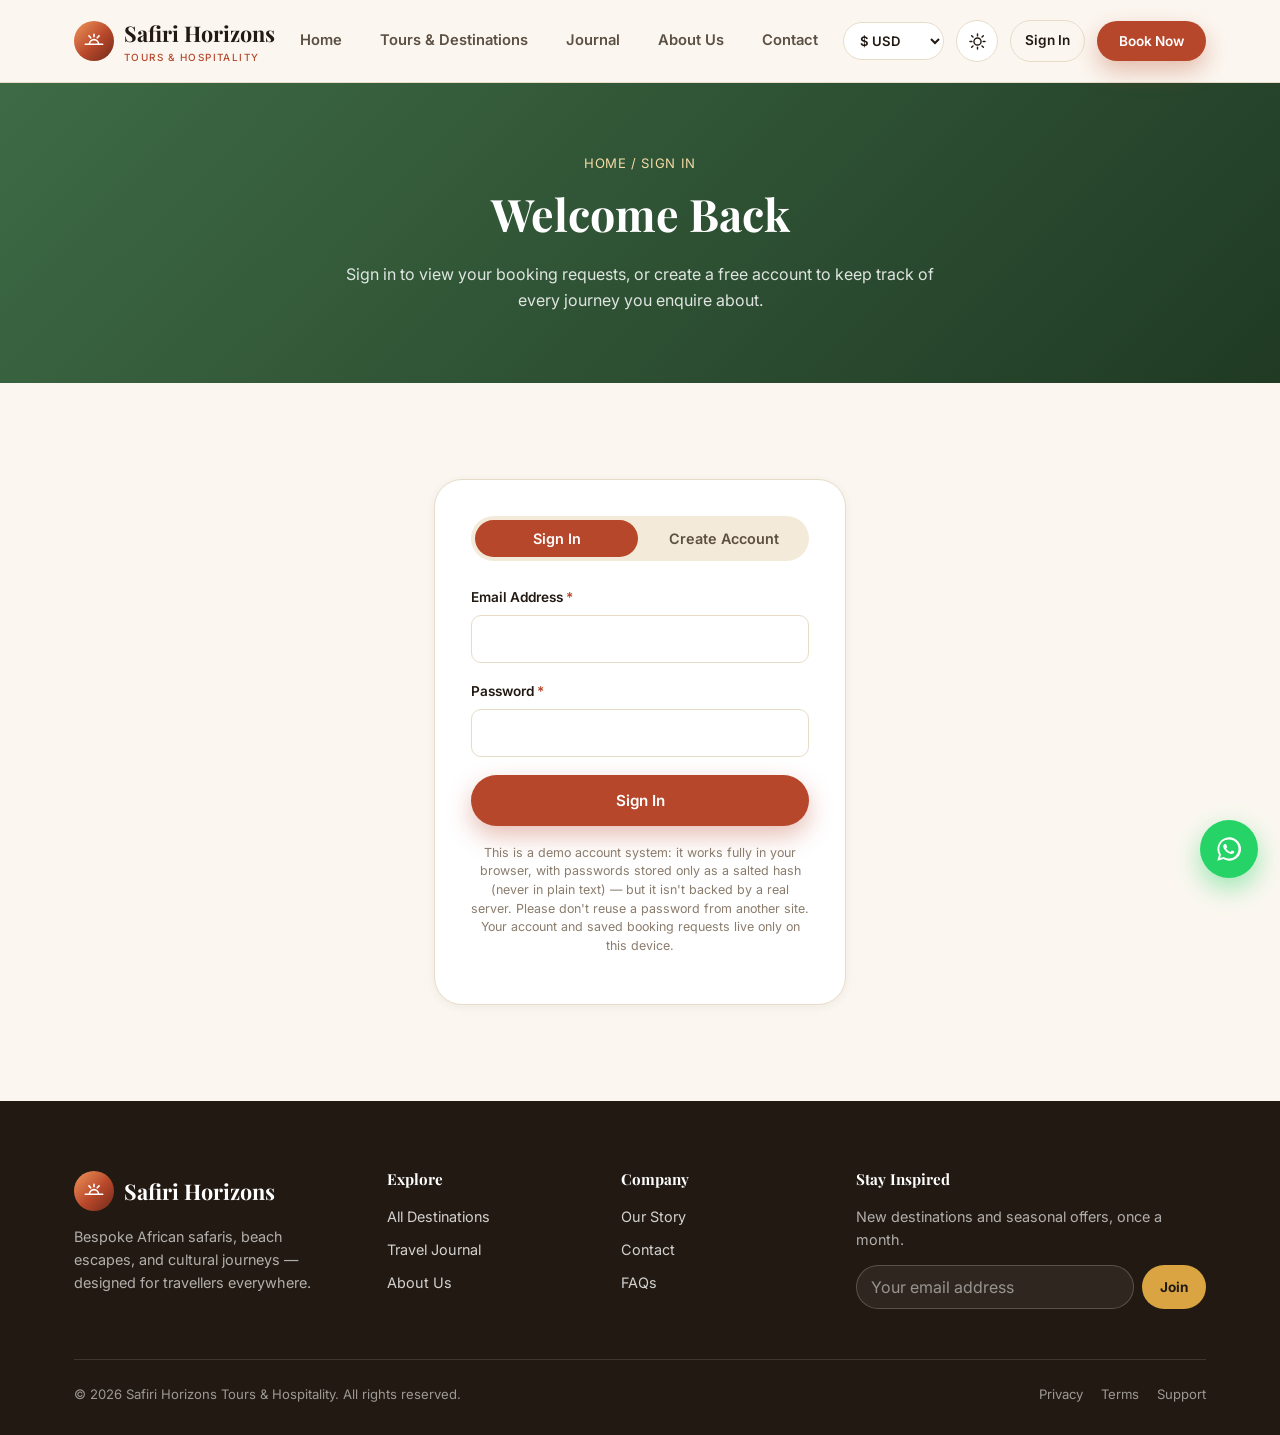
<file: account.html>
<!DOCTYPE html>
<html lang="en">
<head>
<meta charset="UTF-8">
<meta name="viewport" content="width=device-width, initial-scale=1.0">
<title>My Account — Safiri Horizons</title>
<meta name="description" content="View your Safiri Horizons account and booking requests.">
<meta name="theme-color" content="#B7472A">
<meta name="color-scheme" content="light dark">
<link rel="canonical" href="https://safirihorizons.co.ke/account.html">
<link rel="manifest" href="manifest.json">
<link rel="icon" href="data:image/svg+xml,%3Csvg xmlns='http://www.w3.org/2000/svg' viewBox='0 0 100 100'%3E%3Ccircle cx='50' cy='50' r='48' fill='%23B7472A'/%3E%3Crect x='24' y='63' width='52' height='6' rx='3' fill='%23F1DBA5'/%3E%3Cpath d='M32,65 A18,18 0 0 1 68,65 Z' fill='%23F1DBA5'/%3E%3C/svg%3E">
<link rel="preconnect" href="https://fonts.googleapis.com">
<link rel="preconnect" href="https://fonts.gstatic.com" crossorigin>
<link href="https://fonts.googleapis.com/css2?family=Playfair+Display:wght@600;700&family=Inter:wght@400;500;600;700&display=swap" rel="stylesheet">
<link rel="stylesheet" href="css/style.css">
<meta property="og:title" content="My Account — Safiri Horizons">
<meta property="og:description" content="View your Safiri Horizons account and booking requests.">
<meta property="og:type" content="website">
</head>
<body>

<a href="#main-content" class="skip-link">Skip to main content</a>

<header class="site-header">
  <div class="container">
    <a href="index.html" class="brand">
      <span class="brand-mark">
        <svg viewBox="0 0 24 24" fill="none" stroke="#fff" stroke-width="1.8" stroke-linecap="round" stroke-linejoin="round"><path d="M2.5 15.5h19"/><path d="M7 15.5a5 5 0 0 1 10 0"/><path d="M12 7.4V4.8"/><path d="M8.4 8.5 6.5 6.4"/><path d="M15.6 8.5l1.9-2.1"/></svg>
      </span>
      <span>Safiri Horizons<small>Tours &amp; Hospitality</small></span>
    </a>
    <nav class="main-nav" id="main-nav">
      <a href="index.html">Home</a>
      <a href="tours.html">Tours &amp; Destinations</a>
      <a href="blog.html">Journal</a>
      <a href="about.html">About Us</a>
      <a href="contact.html">Contact</a>
    </nav>
    <div class="header-actions">
      <select class="currency-select" aria-label="Currency">
        <option value="USD">$ USD</option>
        <option value="EUR">€ EUR</option>
        <option value="GBP">£ GBP</option>
        <option value="KES">KSh KES</option>
      </select>
      <button type="button" class="theme-toggle" aria-label="Toggle dark mode">
        <svg class="icon-sun" viewBox="0 0 24 24" fill="none" stroke="currentColor" stroke-width="1.8" stroke-linecap="round"><circle cx="12" cy="12" r="4.5"/><path d="M12 2.5v2.4M12 19.1v2.4M4.6 4.6l1.7 1.7M17.7 17.7l1.7 1.7M2.5 12h2.4M19.1 12h2.4M4.6 19.4l1.7-1.7M17.7 6.3l1.7-1.7"/></svg>
        <svg class="icon-moon" viewBox="0 0 24 24" fill="none" stroke="currentColor" stroke-width="1.8" stroke-linecap="round" stroke-linejoin="round"><path d="M20 14.5A8.5 8.5 0 1 1 9.5 4a7 7 0 0 0 10.5 10.5Z"/></svg>
      </button>
      <a href="login.html" class="account-nav-link" id="account-nav-link" aria-label="Account">Sign In</a>
      <button type="button" class="btn btn-primary btn-sm js-book-now-generic">Book Now</button>
      <button type="button" class="nav-toggle" aria-label="Toggle navigation" aria-controls="main-nav"><span></span></button>
    </div>
  </div>
</header>

<main id="main-content">

  <section class="page-hero">
    <div class="container">
      <div class="breadcrumb">Home / My Account</div>
      <h1>My Account</h1>
      <p>Your profile and every booking request you've submitted while signed in.</p>
    </div>
  </section>

  <section class="section" id="account-dashboard">
    <div class="container" style="max-width:820px;">

      <div class="account-header">
        <div class="account-avatar" id="account-initial"></div>
        <div>
          <h2 style="margin-bottom:2px;" id="account-name"></h2>
          <p style="margin:0;color:var(--color-ink-faint);" id="account-email"></p>
        </div>
        <button type="button" class="btn btn-outline" id="sign-out-btn" style="margin-left:auto;">Sign Out</button>
      </div>

      <h3 style="font-size:1.15rem;margin-bottom:16px;">My Booking Requests</h3>
      <div id="booking-list"></div>
      <div class="empty-state" id="booking-empty" style="display:none;">
        <h3>No booking requests yet</h3>
        <p>When you submit a booking request while signed in, it'll show up here.</p>
        <div class="tour-actions" style="justify-content:center;margin-top:16px;">
          <a href="tours.html" class="btn btn-primary">Browse Destinations</a>
        </div>
      </div>

    </div>
  </section>

</main>

<footer class="site-footer">
  <div class="container">
    <div class="footer-grid">
      <div class="footer-brand">
        <a href="index.html" class="brand" style="color:#fff;margin-bottom:14px;display:inline-flex;">
          <span class="brand-mark">
            <svg viewBox="0 0 24 24" fill="none" stroke="#fff" stroke-width="1.8" stroke-linecap="round" stroke-linejoin="round"><path d="M2.5 15.5h19"/><path d="M7 15.5a5 5 0 0 1 10 0"/><path d="M12 7.4V4.8"/><path d="M8.4 8.5 6.5 6.4"/><path d="M15.6 8.5l1.9-2.1"/></svg>
          </span>
          <span>Safiri Horizons</span>
        </a>
        <p>Bespoke African safaris, beach escapes, and cultural journeys — designed for travellers everywhere.</p>
      </div>
      <div>
        <h4>Explore</h4>
        <ul>
          <li><a href="tours.html">All Destinations</a></li>
          <li><a href="blog.html">Travel Journal</a></li>
          <li><a href="about.html">About Us</a></li>
        </ul>
      </div>
      <div>
        <h4>Company</h4>
        <ul>
          <li><a href="about.html">Our Story</a></li>
          <li><a href="contact.html">Contact</a></li>
          <li><a href="contact.html#faq">FAQs</a></li>
        </ul>
      </div>
      <div>
        <h4>Stay Inspired</h4>
        <p style="font-size:0.9rem;color:rgba(255,255,255,0.65);">New destinations and seasonal offers, once a month.</p>
        <form class="newsletter-form" id="newsletter-form" name="newsletter" method="POST" data-netlify="true" netlify-honeypot="bot-field">
          <input type="hidden" name="form-name" value="newsletter">
          <p style="position:absolute;left:-9999px;top:-9999px;" aria-hidden="true"><label>Don't fill this out if you're human: <input name="bot-field" tabindex="-1" autocomplete="off"></label></p>

          <label for="newsletter-email" class="visually-hidden">Email address</label>
          <input id="newsletter-email" type="email" required placeholder="Your email address">
          <button type="submit" class="btn-sm">Join</button>
        </form>
      </div>
    </div>
    <div class="footer-bottom">
      <span>© <span id="year"></span> Safiri Horizons Tours &amp; Hospitality. All rights reserved.</span>
      <div class="footer-bottom-links">
        <a href="privacy.html">Privacy</a>
        <a href="terms.html">Terms</a>
        <a href="contact.html">Support</a>
      </div>
    </div>
  </div>
</footer>

<a class="whatsapp-fab" href="https://wa.me/254700123456?text=Hi%20Safiri%20Horizons%2C%20I%27d%20like%20to%20plan%20a%20trip." target="_blank" rel="noopener" aria-label="Chat with us on WhatsApp">
  <svg viewBox="0 0 24 24" fill="#fff"><path d="M12 2a10 10 0 0 0-8.6 15L2 22l5.2-1.4A10 10 0 1 0 12 2Zm0 18.2a8.2 8.2 0 0 1-4.2-1.1l-.3-.2-3.1.8.8-3-.2-.3A8.2 8.2 0 1 1 12 20.2Zm4.5-6.1c-.2-.1-1.5-.7-1.7-.8-.2-.1-.4-.1-.6.1-.2.2-.7.8-.8 1-.2.2-.3.2-.5.1-.2-.1-1-.4-1.9-1.2-.7-.6-1.2-1.4-1.3-1.6-.1-.2 0-.4.1-.5.1-.1.2-.3.4-.4.1-.1.2-.2.2-.4.1-.1.1-.3 0-.4-.1-.1-.6-1.4-.8-1.9-.2-.5-.4-.4-.6-.4h-.5c-.2 0-.4.1-.6.3-.2.2-.8.8-.8 1.9 0 1.1.8 2.2.9 2.4.1.2 1.6 2.4 3.9 3.4.5.2 1 .4 1.3.5.5.2 1 .1 1.4.1.4-.1 1.5-.6 1.7-1.2.2-.6.2-1.1.1-1.2-.1-.1-.2-.2-.4-.3Z"/></svg>
</a>

<div class="toast" id="toast"></div>

<!-- ===================== BOOKING MODAL ===================== -->
<div class="modal-overlay" id="booking-modal">
  <div class="modal-panel" role="dialog" aria-modal="true" aria-labelledby="modal-title-text">
    <button type="button" class="modal-close js-close-modal" aria-label="Close">✕</button>
    <div class="modal-header">
      <span class="kicker">Safiri Horizons</span>
      <h3 id="modal-title-text">Request This Journey</h3>
    </div>

    <div id="modal-form-pane">
      <form id="booking-form" name="booking" method="POST" data-netlify="true" netlify-honeypot="bot-field" novalidate>
        <input type="hidden" name="form-name" value="booking">
          <p style="position:absolute;left:-9999px;top:-9999px;" aria-hidden="true"><label>Don't fill this out if you're human: <input name="bot-field" tabindex="-1" autocomplete="off"></label></p>

        <div class="form-grid">
          <div class="field">
            <label for="booking-name">Full Name <span class="req">*</span></label>
            <input id="booking-name" name="name" type="text" required autocomplete="name">
          </div>
          <div class="field">
            <label for="booking-email">Email Address <span class="req">*</span></label>
            <input id="booking-email" name="email" type="email" required autocomplete="email">
          </div>
          <div class="field">
            <label for="booking-phone">Phone / WhatsApp</label>
            <input id="booking-phone" name="phone" type="tel" placeholder="+1 555 123 4567">
          </div>
          <div class="field">
            <label for="booking-country">Country of Residence <span class="req">*</span></label>
            <input id="booking-country" name="country" type="text" required autocomplete="country-name">
          </div>
          <div class="field full">
            <label for="booking-destination">Destination <span class="req">*</span></label>
            <select id="booking-destination" name="destination" required>
              <option value="" disabled selected>Select a destination</option>
            </select>
          </div>
          <div class="field">
            <label for="booking-travelers">Number of Travellers <span class="req">*</span></label>
            <input id="booking-travelers" name="travelers" type="number" min="1" max="20" value="2" required>
          </div>
          <div class="field">
            <label for="booking-month">Preferred Travel Month</label>
            <select id="booking-month" name="month">
              <option value="">Flexible / Not sure</option>
              <option>January</option><option>February</option><option>March</option>
              <option>April</option><option>May</option><option>June</option>
              <option>July</option><option>August</option><option>September</option>
              <option>October</option><option>November</option><option>December</option>
            </select>
          </div>
          <div class="field full">
            <label for="booking-budget">Approximate Budget (per person)</label>
            <select id="booking-budget" name="budget">
              <option value="">Prefer not to say</option>
              <option>Under $1,500</option>
              <option>$1,500 – $2,500</option>
              <option>$2,500 – $4,000</option>
              <option>$4,000+</option>
            </select>
          </div>
          <div class="field full">
            <label for="booking-message">Tell us more (dietary needs, special occasions, accessibility, etc.)</label>
            <textarea id="booking-message" name="message" rows="3"></textarea>
          </div>
        </div>
        <button type="submit" class="btn btn-primary btn-block">Submit Booking Request</button>
        <p class="form-note">Your request goes straight to our booking team's inbox — a Safiri Horizons specialist replies within 24 hours.</p>
      </form>
    </div>

    <div class="form-success" id="modal-success">
      <div class="icon-ok"><svg viewBox="0 0 24 24" fill="none" stroke="currentColor" stroke-width="2.2" stroke-linecap="round" stroke-linejoin="round"><path d="M5 12l5 5L20 7"/></svg></div>
      <h3>Request Received!</h3>
      <p>Thank you for your interest in <strong id="success-destination"></strong>. Your reference number is:</p>
      <span class="ref-code" id="success-ref"></span>
      <p>A Safiri Horizons travel specialist will reach out within 24 hours. You can also email us directly using the button below.</p>
      <div class="tour-actions" style="justify-content:center;">
        <a href="#" id="success-mailto" class="btn btn-outline">Email Us Directly</a>
        <button type="button" class="btn btn-primary js-close-modal">Done</button>
      </div>
    </div>
  </div>
</div>

<script src="js/data.js"></script>
<script src="js/auth.js"></script>
<script src="js/main.js"></script>
<script src="js/account.js"></script>
</body>
</html>
</file>
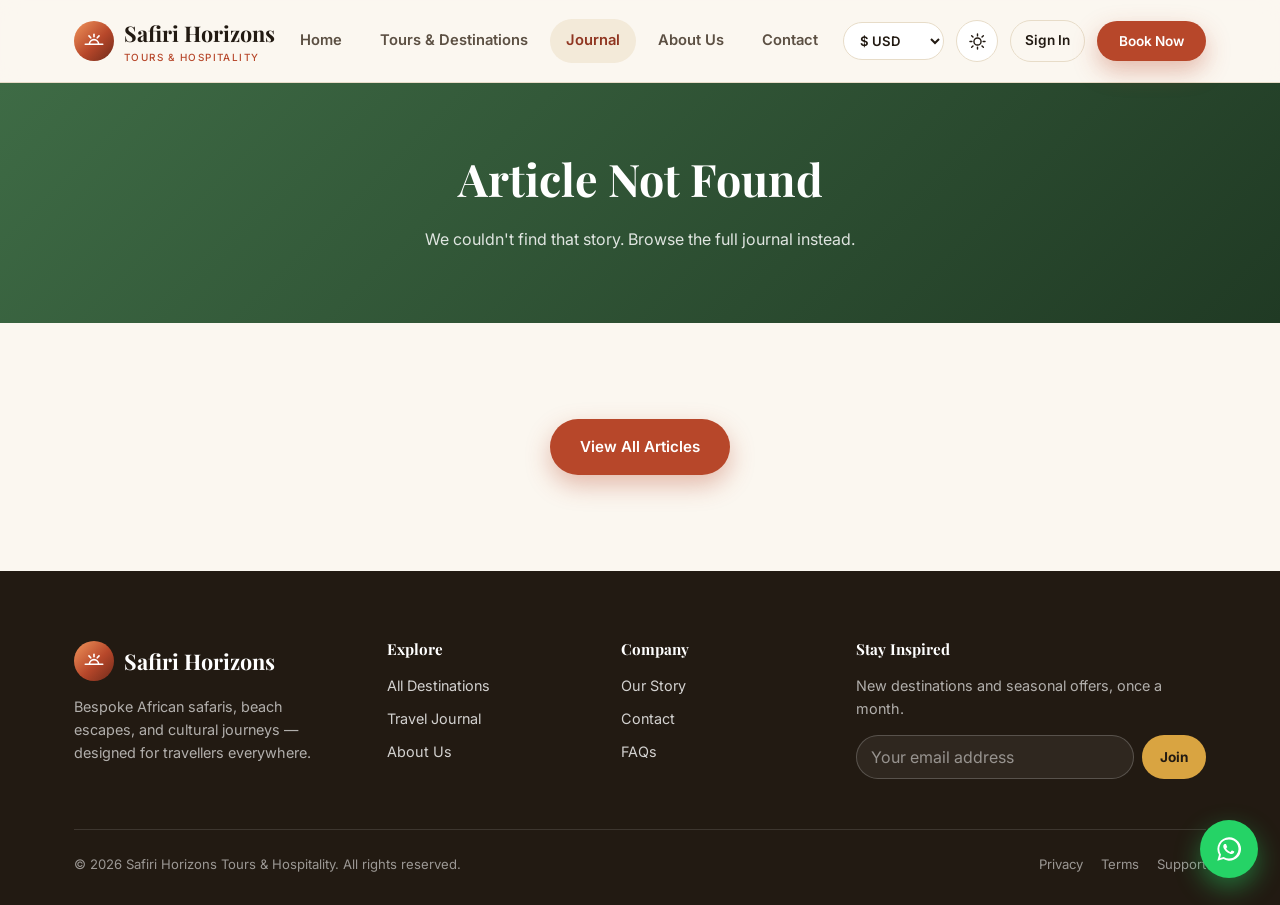
<file: article.html>
<!DOCTYPE html>
<html lang="en">
<head>
<meta charset="UTF-8">
<meta name="viewport" content="width=device-width, initial-scale=1.0">
<title>Article — Safiri Horizons Journal</title>
<meta name="description" content="Travel guides and destination inspiration from Safiri Horizons.">
<meta name="theme-color" content="#B7472A">
<meta name="color-scheme" content="light dark">
<link rel="canonical" href="https://safirihorizons.co.ke/article.html">
<link rel="manifest" href="manifest.json">
<link rel="icon" href="data:image/svg+xml,%3Csvg xmlns='http://www.w3.org/2000/svg' viewBox='0 0 100 100'%3E%3Ccircle cx='50' cy='50' r='48' fill='%23B7472A'/%3E%3Crect x='24' y='63' width='52' height='6' rx='3' fill='%23F1DBA5'/%3E%3Cpath d='M32,65 A18,18 0 0 1 68,65 Z' fill='%23F1DBA5'/%3E%3C/svg%3E">
<link rel="preconnect" href="https://fonts.googleapis.com">
<link rel="preconnect" href="https://fonts.gstatic.com" crossorigin>
<link href="https://fonts.googleapis.com/css2?family=Playfair+Display:wght@600;700&family=Inter:wght@400;500;600;700&display=swap" rel="stylesheet">
<link rel="stylesheet" href="css/style.css">
<meta property="og:title" content="Safiri Horizons Journal">
<meta property="og:description" content="Travel guides and destination inspiration from Safiri Horizons.">
<meta property="og:type" content="article">
</head>
<body>

<a href="#main-content" class="skip-link">Skip to main content</a>

<header class="site-header">
  <div class="container">
    <a href="index.html" class="brand">
      <span class="brand-mark">
        <svg viewBox="0 0 24 24" fill="none" stroke="#fff" stroke-width="1.8" stroke-linecap="round" stroke-linejoin="round"><path d="M2.5 15.5h19"/><path d="M7 15.5a5 5 0 0 1 10 0"/><path d="M12 7.4V4.8"/><path d="M8.4 8.5 6.5 6.4"/><path d="M15.6 8.5l1.9-2.1"/></svg>
      </span>
      <span>Safiri Horizons<small>Tours &amp; Hospitality</small></span>
    </a>
    <nav class="main-nav" id="main-nav">
      <a href="index.html">Home</a>
      <a href="tours.html">Tours &amp; Destinations</a>
      <a href="blog.html" class="active">Journal</a>
      <a href="about.html">About Us</a>
      <a href="contact.html">Contact</a>
    </nav>
    <div class="header-actions">
      <select class="currency-select" aria-label="Currency">
        <option value="USD">$ USD</option>
        <option value="EUR">€ EUR</option>
        <option value="GBP">£ GBP</option>
        <option value="KES">KSh KES</option>
      </select>
      <button type="button" class="theme-toggle" aria-label="Toggle dark mode">
        <svg class="icon-sun" viewBox="0 0 24 24" fill="none" stroke="currentColor" stroke-width="1.8" stroke-linecap="round"><circle cx="12" cy="12" r="4.5"/><path d="M12 2.5v2.4M12 19.1v2.4M4.6 4.6l1.7 1.7M17.7 17.7l1.7 1.7M2.5 12h2.4M19.1 12h2.4M4.6 19.4l1.7-1.7M17.7 6.3l1.7-1.7"/></svg>
        <svg class="icon-moon" viewBox="0 0 24 24" fill="none" stroke="currentColor" stroke-width="1.8" stroke-linecap="round" stroke-linejoin="round"><path d="M20 14.5A8.5 8.5 0 1 1 9.5 4a7 7 0 0 0 10.5 10.5Z"/></svg>
      </button>
      <a href="login.html" class="account-nav-link" id="account-nav-link" aria-label="Account">Sign In</a>
      <button type="button" class="btn btn-primary btn-sm js-book-now-generic">Book Now</button>
      <button type="button" class="nav-toggle" aria-label="Toggle navigation" aria-controls="main-nav"><span></span></button>
    </div>
  </div>
</header>

<main id="main-content">

  <noscript>
    <div class="container" style="padding:60px 24px;text-align:center;">
      <p>This article needs JavaScript enabled to load. Please <a href="blog.html" style="color:var(--color-primary);font-weight:600;">browse the journal here</a> instead.</p>
    </div>
  </noscript>

  <div id="article-not-found" style="display:none;">
    <section class="page-hero">
      <div class="container">
        <h1>Article Not Found</h1>
        <p>We couldn't find that story. Browse the full journal instead.</p>
      </div>
    </section>
    <section class="section">
      <div class="container" style="text-align:center;">
        <a href="blog.html" class="btn btn-primary">View All Articles</a>
      </div>
    </section>
  </div>

  <div id="article-content" style="display:none;">
    <section class="section">
      <div class="container article-layout">
        <div class="breadcrumb" style="color:var(--color-primary);"><a href="blog.html" style="color:inherit;">Journal</a> / <span id="article-category"></span></div>
        <h1 id="article-title" style="font-size:clamp(1.9rem,4vw,2.6rem);margin:10px 0 16px;"></h1>
        <div class="article-meta">
          <span id="article-readtime"></span>
          <span>·</span>
          <span>Safiri Horizons Editorial Team</span>
        </div>
        <div class="article-hero" id="article-hero"></div>
        <div class="article-body" id="article-body"></div>
      </div>
    </section>

    <section class="section section-alt" id="article-related-tour"></section>
  </div>

</main>

<footer class="site-footer">
  <div class="container">
    <div class="footer-grid">
      <div class="footer-brand">
        <a href="index.html" class="brand" style="color:#fff;margin-bottom:14px;display:inline-flex;">
          <span class="brand-mark">
            <svg viewBox="0 0 24 24" fill="none" stroke="#fff" stroke-width="1.8" stroke-linecap="round" stroke-linejoin="round"><path d="M2.5 15.5h19"/><path d="M7 15.5a5 5 0 0 1 10 0"/><path d="M12 7.4V4.8"/><path d="M8.4 8.5 6.5 6.4"/><path d="M15.6 8.5l1.9-2.1"/></svg>
          </span>
          <span>Safiri Horizons</span>
        </a>
        <p>Bespoke African safaris, beach escapes, and cultural journeys — designed for travellers everywhere.</p>
      </div>
      <div>
        <h4>Explore</h4>
        <ul>
          <li><a href="tours.html">All Destinations</a></li>
          <li><a href="blog.html">Travel Journal</a></li>
          <li><a href="about.html">About Us</a></li>
        </ul>
      </div>
      <div>
        <h4>Company</h4>
        <ul>
          <li><a href="about.html">Our Story</a></li>
          <li><a href="contact.html">Contact</a></li>
          <li><a href="contact.html#faq">FAQs</a></li>
        </ul>
      </div>
      <div>
        <h4>Stay Inspired</h4>
        <p style="font-size:0.9rem;color:rgba(255,255,255,0.65);">New destinations and seasonal offers, once a month.</p>
        <form class="newsletter-form" id="newsletter-form" name="newsletter" method="POST" data-netlify="true" netlify-honeypot="bot-field">
          <input type="hidden" name="form-name" value="newsletter">
          <p style="position:absolute;left:-9999px;top:-9999px;" aria-hidden="true"><label>Don't fill this out if you're human: <input name="bot-field" tabindex="-1" autocomplete="off"></label></p>

          <label for="newsletter-email" class="visually-hidden">Email address</label>
          <input id="newsletter-email" type="email" required placeholder="Your email address">
          <button type="submit" class="btn-sm">Join</button>
        </form>
      </div>
    </div>
    <div class="footer-bottom">
      <span>© <span id="year"></span> Safiri Horizons Tours &amp; Hospitality. All rights reserved.</span>
      <div class="footer-bottom-links">
        <a href="privacy.html">Privacy</a>
        <a href="terms.html">Terms</a>
        <a href="contact.html">Support</a>
      </div>
    </div>
  </div>
</footer>

<a class="whatsapp-fab" href="https://wa.me/254700123456?text=Hi%20Safiri%20Horizons%2C%20I%27d%20like%20to%20plan%20a%20trip." target="_blank" rel="noopener" aria-label="Chat with us on WhatsApp">
  <svg viewBox="0 0 24 24" fill="#fff"><path d="M12 2a10 10 0 0 0-8.6 15L2 22l5.2-1.4A10 10 0 1 0 12 2Zm0 18.2a8.2 8.2 0 0 1-4.2-1.1l-.3-.2-3.1.8.8-3-.2-.3A8.2 8.2 0 1 1 12 20.2Zm4.5-6.1c-.2-.1-1.5-.7-1.7-.8-.2-.1-.4-.1-.6.1-.2.2-.7.8-.8 1-.2.2-.3.2-.5.1-.2-.1-1-.4-1.9-1.2-.7-.6-1.2-1.4-1.3-1.6-.1-.2 0-.4.1-.5.1-.1.2-.3.4-.4.1-.1.2-.2.2-.4.1-.1.1-.3 0-.4-.1-.1-.6-1.4-.8-1.9-.2-.5-.4-.4-.6-.4h-.5c-.2 0-.4.1-.6.3-.2.2-.8.8-.8 1.9 0 1.1.8 2.2.9 2.4.1.2 1.6 2.4 3.9 3.4.5.2 1 .4 1.3.5.5.2 1 .1 1.4.1.4-.1 1.5-.6 1.7-1.2.2-.6.2-1.1.1-1.2-.1-.1-.2-.2-.4-.3Z"/></svg>
</a>

<div class="toast" id="toast"></div>

<!-- ===================== BOOKING MODAL ===================== -->
<div class="modal-overlay" id="booking-modal">
  <div class="modal-panel" role="dialog" aria-modal="true" aria-labelledby="modal-title-text">
    <button type="button" class="modal-close js-close-modal" aria-label="Close">✕</button>
    <div class="modal-header">
      <span class="kicker">Safiri Horizons</span>
      <h3 id="modal-title-text">Request This Journey</h3>
    </div>

    <div id="modal-form-pane">
      <form id="booking-form" name="booking" method="POST" data-netlify="true" netlify-honeypot="bot-field" novalidate>
        <input type="hidden" name="form-name" value="booking">
          <p style="position:absolute;left:-9999px;top:-9999px;" aria-hidden="true"><label>Don't fill this out if you're human: <input name="bot-field" tabindex="-1" autocomplete="off"></label></p>

        <div class="form-grid">
          <div class="field">
            <label for="booking-name">Full Name <span class="req">*</span></label>
            <input id="booking-name" name="name" type="text" required autocomplete="name">
          </div>
          <div class="field">
            <label for="booking-email">Email Address <span class="req">*</span></label>
            <input id="booking-email" name="email" type="email" required autocomplete="email">
          </div>
          <div class="field">
            <label for="booking-phone">Phone / WhatsApp</label>
            <input id="booking-phone" name="phone" type="tel" placeholder="+1 555 123 4567">
          </div>
          <div class="field">
            <label for="booking-country">Country of Residence <span class="req">*</span></label>
            <input id="booking-country" name="country" type="text" required autocomplete="country-name">
          </div>
          <div class="field full">
            <label for="booking-destination">Destination <span class="req">*</span></label>
            <select id="booking-destination" name="destination" required>
              <option value="" disabled selected>Select a destination</option>
            </select>
          </div>
          <div class="field">
            <label for="booking-travelers">Number of Travellers <span class="req">*</span></label>
            <input id="booking-travelers" name="travelers" type="number" min="1" max="20" value="2" required>
          </div>
          <div class="field">
            <label for="booking-month">Preferred Travel Month</label>
            <select id="booking-month" name="month">
              <option value="">Flexible / Not sure</option>
              <option>January</option><option>February</option><option>March</option>
              <option>April</option><option>May</option><option>June</option>
              <option>July</option><option>August</option><option>September</option>
              <option>October</option><option>November</option><option>December</option>
            </select>
          </div>
          <div class="field full">
            <label for="booking-budget">Approximate Budget (per person)</label>
            <select id="booking-budget" name="budget">
              <option value="">Prefer not to say</option>
              <option>Under $1,500</option>
              <option>$1,500 – $2,500</option>
              <option>$2,500 – $4,000</option>
              <option>$4,000+</option>
            </select>
          </div>
          <div class="field full">
            <label for="booking-message">Tell us more (dietary needs, special occasions, accessibility, etc.)</label>
            <textarea id="booking-message" name="message" rows="3"></textarea>
          </div>
        </div>
        <button type="submit" class="btn btn-primary btn-block">Submit Booking Request</button>
        <p class="form-note">Your request goes straight to our booking team's inbox — a Safiri Horizons specialist replies within 24 hours.</p>
      </form>
    </div>

    <div class="form-success" id="modal-success">
      <div class="icon-ok"><svg viewBox="0 0 24 24" fill="none" stroke="currentColor" stroke-width="2.2" stroke-linecap="round" stroke-linejoin="round"><path d="M5 12l5 5L20 7"/></svg></div>
      <h3>Request Received!</h3>
      <p>Thank you for your interest in <strong id="success-destination"></strong>. Your reference number is:</p>
      <span class="ref-code" id="success-ref"></span>
      <p>A Safiri Horizons travel specialist will reach out within 24 hours. You can also email us directly using the button below.</p>
      <div class="tour-actions" style="justify-content:center;">
        <a href="#" id="success-mailto" class="btn btn-outline">Email Us Directly</a>
        <button type="button" class="btn btn-primary js-close-modal">Done</button>
      </div>
    </div>
  </div>
</div>

<script src="js/data.js"></script>
<script src="js/auth.js"></script>
<script src="js/main.js"></script>
<script src="js/blog.js"></script>
</body>
</html>
</file>
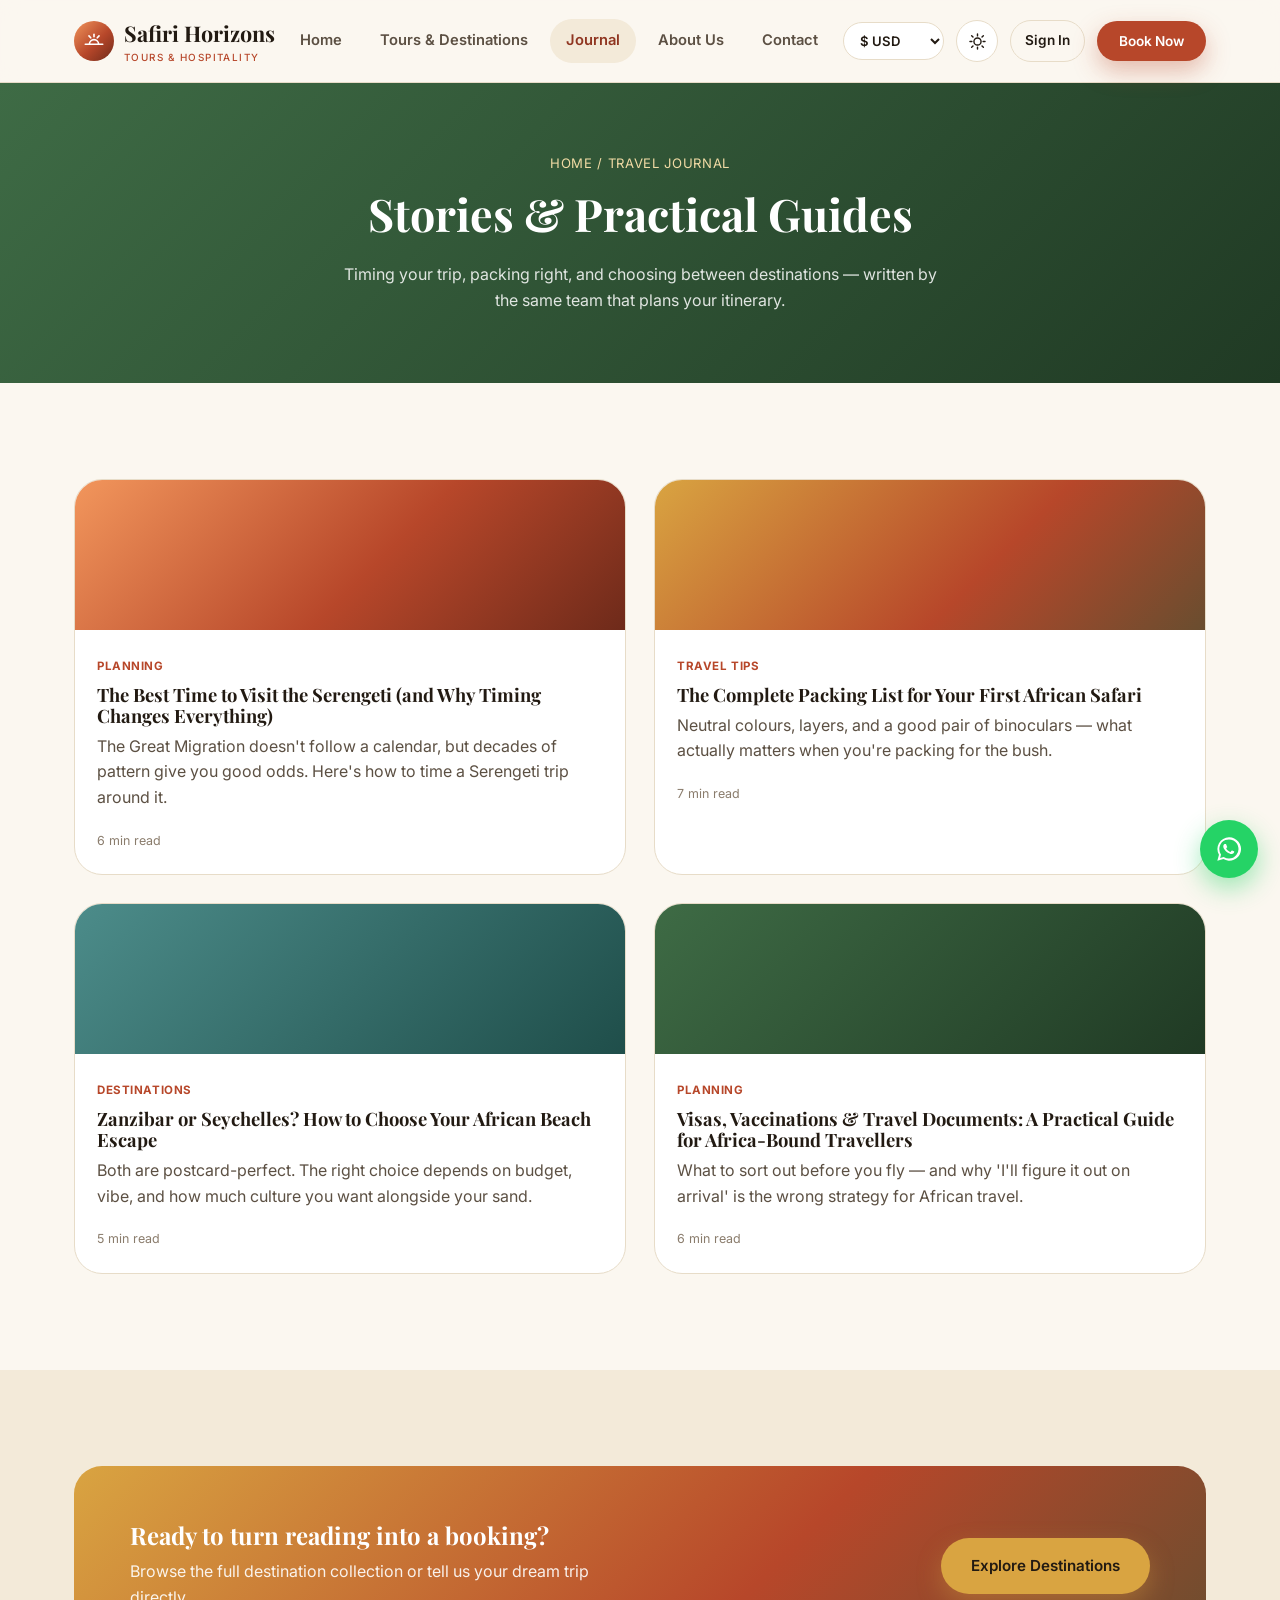
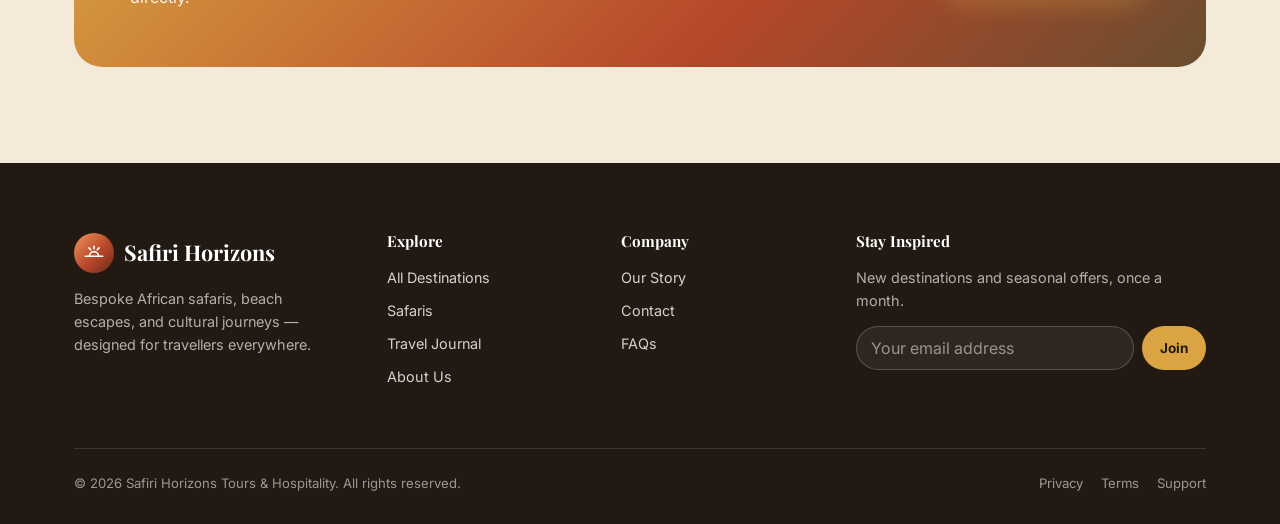
<file: blog.html>
<!DOCTYPE html>
<html lang="en">
<head>
<meta charset="UTF-8">
<meta name="viewport" content="width=device-width, initial-scale=1.0">
<title>Travel Journal — Safiri Horizons</title>
<meta name="description" content="Practical guides and destination inspiration for African travel — from timing the Great Migration to what to pack for your first safari.">
<meta name="theme-color" content="#B7472A">
<meta name="color-scheme" content="light dark">
<link rel="canonical" href="https://safirihorizons.co.ke/blog.html">
<link rel="manifest" href="manifest.json">
<link rel="icon" href="data:image/svg+xml,%3Csvg xmlns='http://www.w3.org/2000/svg' viewBox='0 0 100 100'%3E%3Ccircle cx='50' cy='50' r='48' fill='%23B7472A'/%3E%3Crect x='24' y='63' width='52' height='6' rx='3' fill='%23F1DBA5'/%3E%3Cpath d='M32,65 A18,18 0 0 1 68,65 Z' fill='%23F1DBA5'/%3E%3C/svg%3E">
<link rel="preconnect" href="https://fonts.googleapis.com">
<link rel="preconnect" href="https://fonts.gstatic.com" crossorigin>
<link href="https://fonts.googleapis.com/css2?family=Playfair+Display:wght@600;700&family=Inter:wght@400;500;600;700&display=swap" rel="stylesheet">
<link rel="stylesheet" href="css/style.css">
<meta property="og:title" content="Travel Journal — Safiri Horizons">
<meta property="og:description" content="Practical guides and destination inspiration for African travel.">
<meta property="og:type" content="website">
</head>
<body>

<a href="#main-content" class="skip-link">Skip to main content</a>

<header class="site-header">
  <div class="container">
    <a href="index.html" class="brand">
      <span class="brand-mark">
        <svg viewBox="0 0 24 24" fill="none" stroke="#fff" stroke-width="1.8" stroke-linecap="round" stroke-linejoin="round"><path d="M2.5 15.5h19"/><path d="M7 15.5a5 5 0 0 1 10 0"/><path d="M12 7.4V4.8"/><path d="M8.4 8.5 6.5 6.4"/><path d="M15.6 8.5l1.9-2.1"/></svg>
      </span>
      <span>Safiri Horizons<small>Tours &amp; Hospitality</small></span>
    </a>
    <nav class="main-nav" id="main-nav">
      <a href="index.html">Home</a>
      <a href="tours.html">Tours &amp; Destinations</a>
      <a href="blog.html" class="active">Journal</a>
      <a href="about.html">About Us</a>
      <a href="contact.html">Contact</a>
    </nav>
    <div class="header-actions">
      <select class="currency-select" aria-label="Currency">
        <option value="USD">$ USD</option>
        <option value="EUR">€ EUR</option>
        <option value="GBP">£ GBP</option>
        <option value="KES">KSh KES</option>
      </select>
      <button type="button" class="theme-toggle" aria-label="Toggle dark mode">
        <svg class="icon-sun" viewBox="0 0 24 24" fill="none" stroke="currentColor" stroke-width="1.8" stroke-linecap="round"><circle cx="12" cy="12" r="4.5"/><path d="M12 2.5v2.4M12 19.1v2.4M4.6 4.6l1.7 1.7M17.7 17.7l1.7 1.7M2.5 12h2.4M19.1 12h2.4M4.6 19.4l1.7-1.7M17.7 6.3l1.7-1.7"/></svg>
        <svg class="icon-moon" viewBox="0 0 24 24" fill="none" stroke="currentColor" stroke-width="1.8" stroke-linecap="round" stroke-linejoin="round"><path d="M20 14.5A8.5 8.5 0 1 1 9.5 4a7 7 0 0 0 10.5 10.5Z"/></svg>
      </button>
      <a href="login.html" class="account-nav-link" id="account-nav-link" aria-label="Account">Sign In</a>
      <button type="button" class="btn btn-primary btn-sm js-book-now-generic">Book Now</button>
      <button type="button" class="nav-toggle" aria-label="Toggle navigation" aria-controls="main-nav"><span></span></button>
    </div>
  </div>
</header>

<main id="main-content">

  <section class="page-hero">
    <div class="container">
      <div class="breadcrumb">Home / Travel Journal</div>
      <h1>Stories &amp; Practical Guides</h1>
      <p>Timing your trip, packing right, and choosing between destinations — written by the same team that plans your itinerary.</p>
    </div>
  </section>

  <section class="section">
    <div class="container">
      <div class="blog-grid" id="blog-grid"><!-- injected by js/blog.js --></div>
    </div>
  </section>

  <section class="section section-alt">
    <div class="container">
      <div class="cta-banner reveal">
        <div>
          <h2>Ready to turn reading into a booking?</h2>
          <p>Browse the full destination collection or tell us your dream trip directly.</p>
        </div>
        <a href="tours.html" class="btn btn-accent">Explore Destinations</a>
      </div>
    </div>
  </section>

</main>

<footer class="site-footer">
  <div class="container">
    <div class="footer-grid">
      <div class="footer-brand">
        <a href="index.html" class="brand" style="color:#fff;margin-bottom:14px;display:inline-flex;">
          <span class="brand-mark">
            <svg viewBox="0 0 24 24" fill="none" stroke="#fff" stroke-width="1.8" stroke-linecap="round" stroke-linejoin="round"><path d="M2.5 15.5h19"/><path d="M7 15.5a5 5 0 0 1 10 0"/><path d="M12 7.4V4.8"/><path d="M8.4 8.5 6.5 6.4"/><path d="M15.6 8.5l1.9-2.1"/></svg>
          </span>
          <span>Safiri Horizons</span>
        </a>
        <p>Bespoke African safaris, beach escapes, and cultural journeys — designed for travellers everywhere.</p>
      </div>
      <div>
        <h4>Explore</h4>
        <ul>
          <li><a href="tours.html">All Destinations</a></li>
          <li><a href="tours.html#tour-grid">Safaris</a></li>
          <li><a href="blog.html">Travel Journal</a></li>
          <li><a href="about.html">About Us</a></li>
        </ul>
      </div>
      <div>
        <h4>Company</h4>
        <ul>
          <li><a href="about.html">Our Story</a></li>
          <li><a href="contact.html">Contact</a></li>
          <li><a href="contact.html#faq">FAQs</a></li>
        </ul>
      </div>
      <div>
        <h4>Stay Inspired</h4>
        <p style="font-size:0.9rem;color:rgba(255,255,255,0.65);">New destinations and seasonal offers, once a month.</p>
        <form class="newsletter-form" id="newsletter-form" name="newsletter" method="POST" data-netlify="true" netlify-honeypot="bot-field">
          <input type="hidden" name="form-name" value="newsletter">
          <p style="position:absolute;left:-9999px;top:-9999px;" aria-hidden="true"><label>Don't fill this out if you're human: <input name="bot-field" tabindex="-1" autocomplete="off"></label></p>

          <label for="newsletter-email" class="visually-hidden">Email address</label>
          <input id="newsletter-email" type="email" required placeholder="Your email address">
          <button type="submit" class="btn-sm">Join</button>
        </form>
      </div>
    </div>
    <div class="footer-bottom">
      <span>© <span id="year"></span> Safiri Horizons Tours &amp; Hospitality. All rights reserved.</span>
      <div class="footer-bottom-links">
        <a href="privacy.html">Privacy</a>
        <a href="terms.html">Terms</a>
        <a href="contact.html">Support</a>
      </div>
    </div>
  </div>
</footer>

<a class="whatsapp-fab" href="https://wa.me/254700123456?text=Hi%20Safiri%20Horizons%2C%20I%27d%20like%20to%20plan%20a%20trip." target="_blank" rel="noopener" aria-label="Chat with us on WhatsApp">
  <svg viewBox="0 0 24 24" fill="#fff"><path d="M12 2a10 10 0 0 0-8.6 15L2 22l5.2-1.4A10 10 0 1 0 12 2Zm0 18.2a8.2 8.2 0 0 1-4.2-1.1l-.3-.2-3.1.8.8-3-.2-.3A8.2 8.2 0 1 1 12 20.2Zm4.5-6.1c-.2-.1-1.5-.7-1.7-.8-.2-.1-.4-.1-.6.1-.2.2-.7.8-.8 1-.2.2-.3.2-.5.1-.2-.1-1-.4-1.9-1.2-.7-.6-1.2-1.4-1.3-1.6-.1-.2 0-.4.1-.5.1-.1.2-.3.4-.4.1-.1.2-.2.2-.4.1-.1.1-.3 0-.4-.1-.1-.6-1.4-.8-1.9-.2-.5-.4-.4-.6-.4h-.5c-.2 0-.4.1-.6.3-.2.2-.8.8-.8 1.9 0 1.1.8 2.2.9 2.4.1.2 1.6 2.4 3.9 3.4.5.2 1 .4 1.3.5.5.2 1 .1 1.4.1.4-.1 1.5-.6 1.7-1.2.2-.6.2-1.1.1-1.2-.1-.1-.2-.2-.4-.3Z"/></svg>
</a>

<div class="toast" id="toast"></div>

<!-- ===================== BOOKING MODAL ===================== -->
<div class="modal-overlay" id="booking-modal">
  <div class="modal-panel" role="dialog" aria-modal="true" aria-labelledby="modal-title-text">
    <button type="button" class="modal-close js-close-modal" aria-label="Close">✕</button>
    <div class="modal-header">
      <span class="kicker">Safiri Horizons</span>
      <h3 id="modal-title-text">Request This Journey</h3>
    </div>

    <div id="modal-form-pane">
      <form id="booking-form" name="booking" method="POST" data-netlify="true" netlify-honeypot="bot-field" novalidate>
        <input type="hidden" name="form-name" value="booking">
          <p style="position:absolute;left:-9999px;top:-9999px;" aria-hidden="true"><label>Don't fill this out if you're human: <input name="bot-field" tabindex="-1" autocomplete="off"></label></p>

        <div class="form-grid">
          <div class="field">
            <label for="booking-name">Full Name <span class="req">*</span></label>
            <input id="booking-name" name="name" type="text" required autocomplete="name">
          </div>
          <div class="field">
            <label for="booking-email">Email Address <span class="req">*</span></label>
            <input id="booking-email" name="email" type="email" required autocomplete="email">
          </div>
          <div class="field">
            <label for="booking-phone">Phone / WhatsApp</label>
            <input id="booking-phone" name="phone" type="tel" placeholder="+1 555 123 4567">
          </div>
          <div class="field">
            <label for="booking-country">Country of Residence <span class="req">*</span></label>
            <input id="booking-country" name="country" type="text" required autocomplete="country-name">
          </div>
          <div class="field full">
            <label for="booking-destination">Destination <span class="req">*</span></label>
            <select id="booking-destination" name="destination" required>
              <option value="" disabled selected>Select a destination</option>
            </select>
          </div>
          <div class="field">
            <label for="booking-travelers">Number of Travellers <span class="req">*</span></label>
            <input id="booking-travelers" name="travelers" type="number" min="1" max="20" value="2" required>
          </div>
          <div class="field">
            <label for="booking-month">Preferred Travel Month</label>
            <select id="booking-month" name="month">
              <option value="">Flexible / Not sure</option>
              <option>January</option><option>February</option><option>March</option>
              <option>April</option><option>May</option><option>June</option>
              <option>July</option><option>August</option><option>September</option>
              <option>October</option><option>November</option><option>December</option>
            </select>
          </div>
          <div class="field full">
            <label for="booking-budget">Approximate Budget (per person)</label>
            <select id="booking-budget" name="budget">
              <option value="">Prefer not to say</option>
              <option>Under $1,500</option>
              <option>$1,500 – $2,500</option>
              <option>$2,500 – $4,000</option>
              <option>$4,000+</option>
            </select>
          </div>
          <div class="field full">
            <label for="booking-message">Tell us more (dietary needs, special occasions, accessibility, etc.)</label>
            <textarea id="booking-message" name="message" rows="3"></textarea>
          </div>
        </div>
        <button type="submit" class="btn btn-primary btn-block">Submit Booking Request</button>
        <p class="form-note">Your request goes straight to our booking team's inbox — a Safiri Horizons specialist replies within 24 hours.</p>
      </form>
    </div>

    <div class="form-success" id="modal-success">
      <div class="icon-ok"><svg viewBox="0 0 24 24" fill="none" stroke="currentColor" stroke-width="2.2" stroke-linecap="round" stroke-linejoin="round"><path d="M5 12l5 5L20 7"/></svg></div>
      <h3>Request Received!</h3>
      <p>Thank you for your interest in <strong id="success-destination"></strong>. Your reference number is:</p>
      <span class="ref-code" id="success-ref"></span>
      <p>A Safiri Horizons travel specialist will reach out within 24 hours. You can also email us directly using the button below.</p>
      <div class="tour-actions" style="justify-content:center;">
        <a href="#" id="success-mailto" class="btn btn-outline">Email Us Directly</a>
        <button type="button" class="btn btn-primary js-close-modal">Done</button>
      </div>
    </div>
  </div>
</div>

<script src="js/data.js"></script>
<script src="js/auth.js"></script>
<script src="js/main.js"></script>
<script src="js/blog.js"></script>
</body>
</html>
</file>
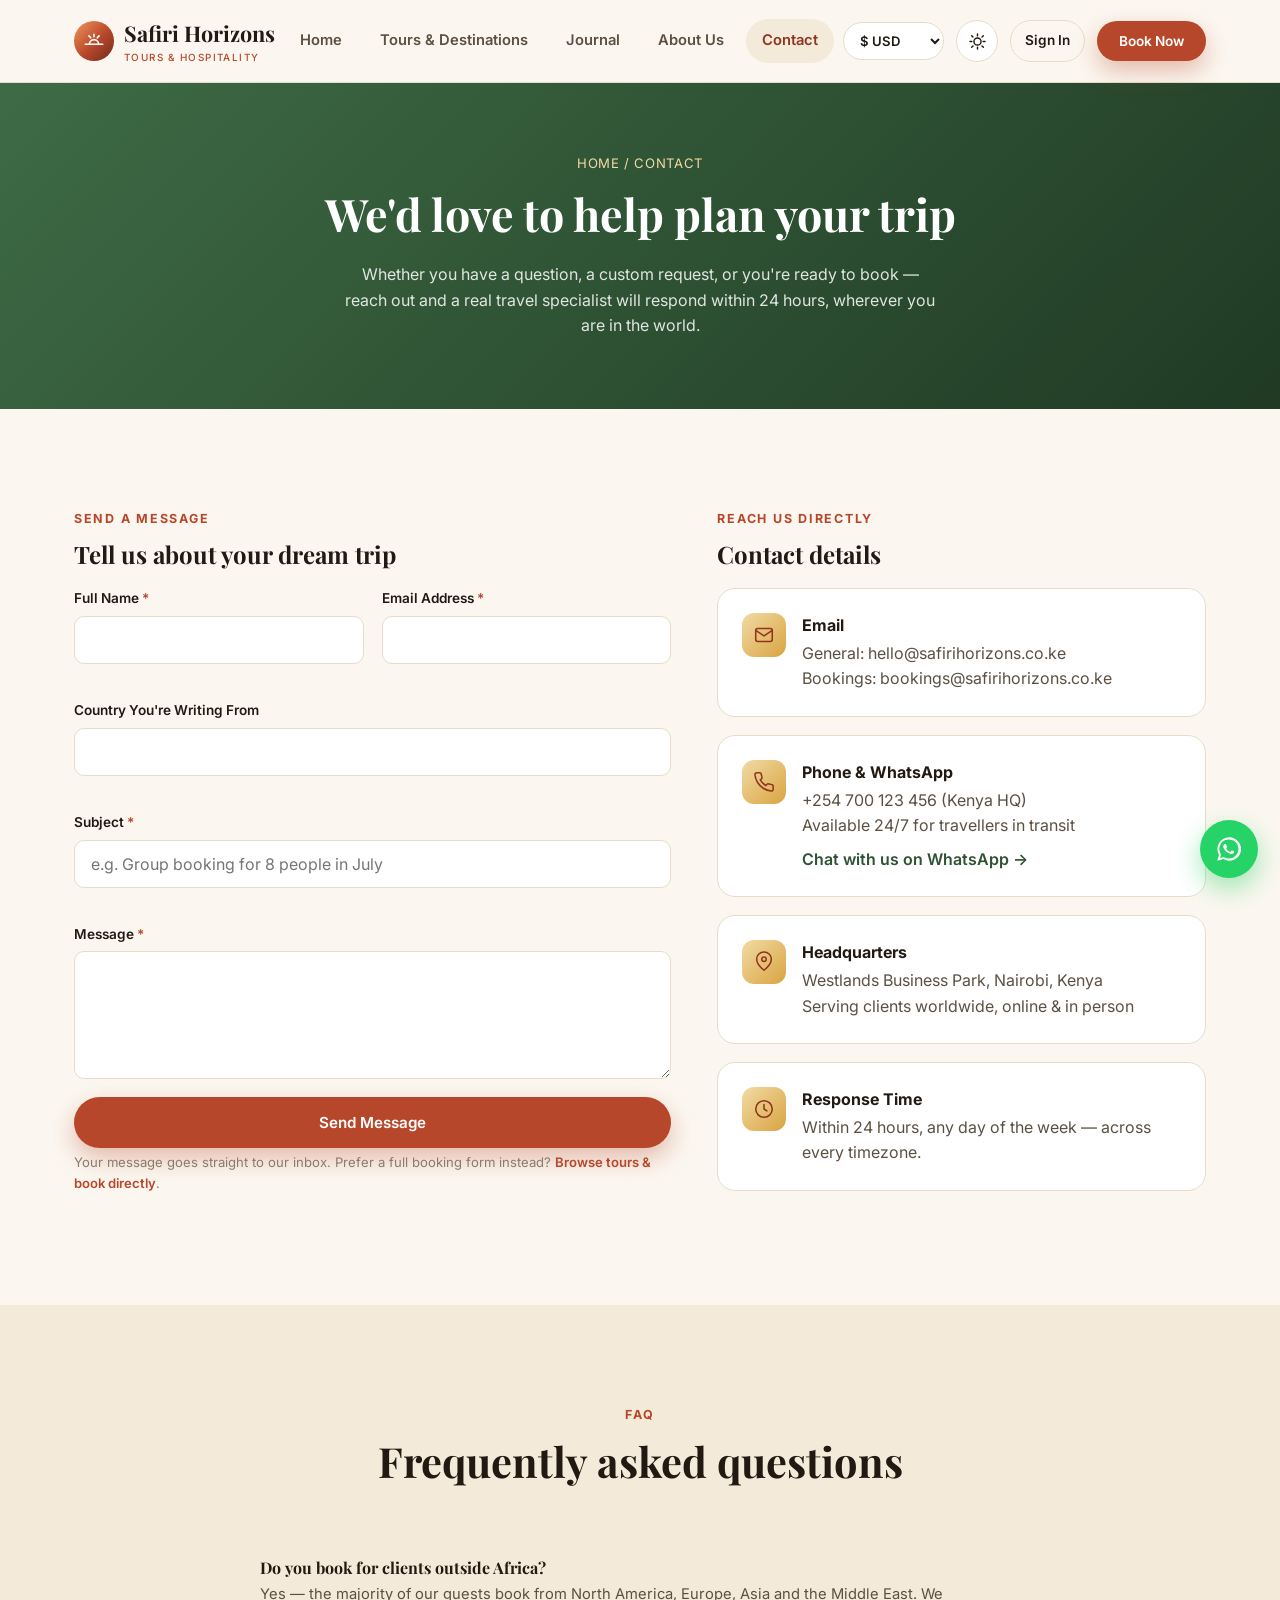
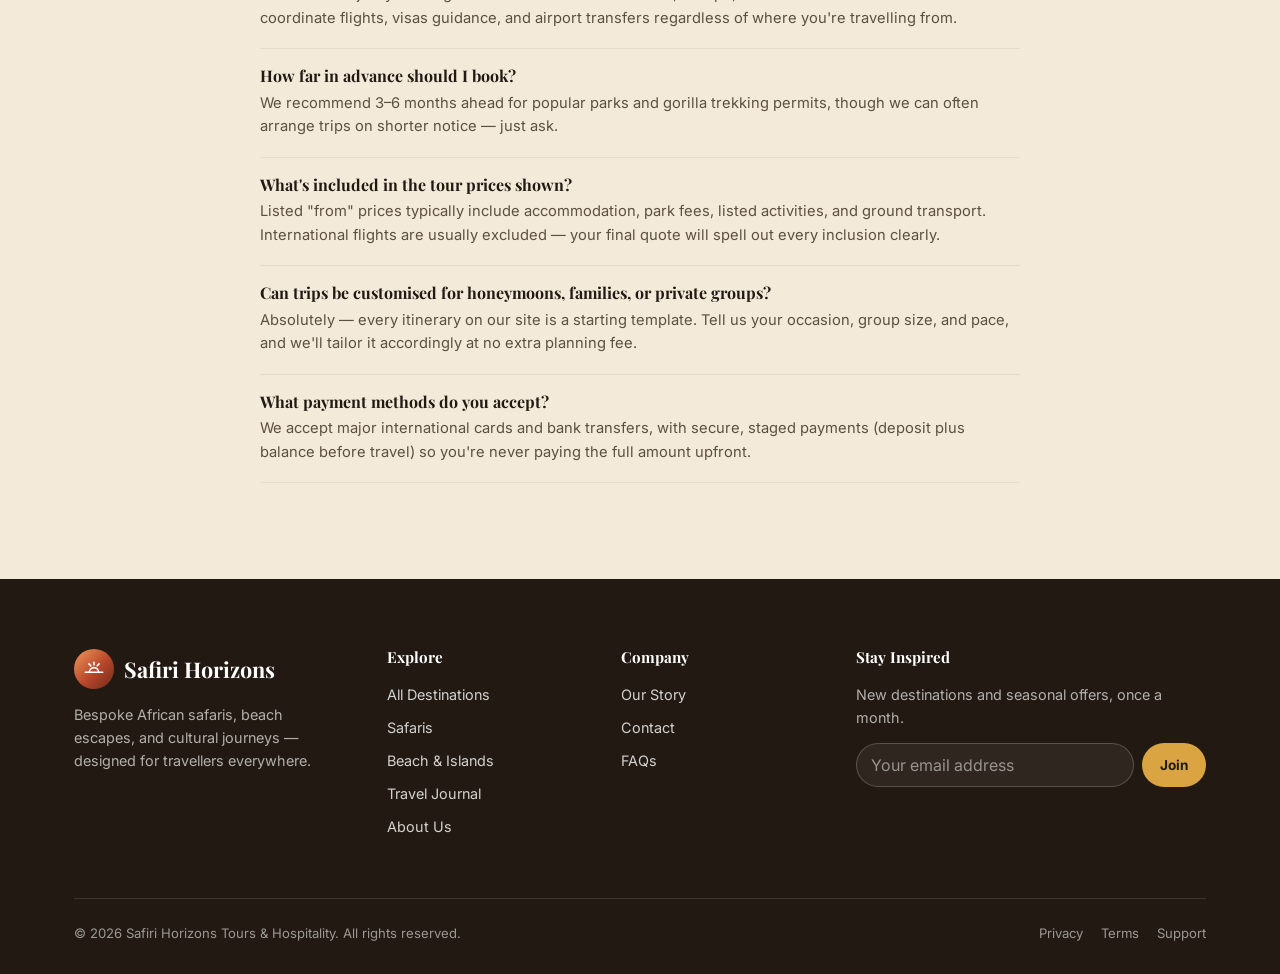
<file: contact.html>
<!DOCTYPE html>
<html lang="en">
<head>
<meta charset="UTF-8">
<meta name="viewport" content="width=device-width, initial-scale=1.0">
<title>Contact Us — Safiri Horizons</title>
<meta name="description" content="Get in touch with Safiri Horizons for bespoke African tour bookings, custom itineraries, and travel support — wherever you're writing from.">
<meta name="theme-color" content="#B7472A">
<meta name="color-scheme" content="light dark">
<link rel="icon" href="data:image/svg+xml,%3Csvg xmlns='http://www.w3.org/2000/svg' viewBox='0 0 100 100'%3E%3Ccircle cx='50' cy='50' r='48' fill='%23B7472A'/%3E%3Crect x='24' y='63' width='52' height='6' rx='3' fill='%23F1DBA5'/%3E%3Cpath d='M32,65 A18,18 0 0 1 68,65 Z' fill='%23F1DBA5'/%3E%3C/svg%3E">
<link rel="manifest" href="manifest.json">
<link rel="canonical" href="https://safirihorizons.co.ke/contact.html">
<link rel="preconnect" href="https://fonts.googleapis.com">
<link rel="preconnect" href="https://fonts.gstatic.com" crossorigin>
<link href="https://fonts.googleapis.com/css2?family=Playfair+Display:wght@600;700&family=Inter:wght@400;500;600;700&display=swap" rel="stylesheet">
<link rel="stylesheet" href="css/style.css">
<meta property="og:title" content="Contact Us — Safiri Horizons">
<meta property="og:description" content="Get in touch with Safiri Horizons for bespoke African tour bookings and travel support.">
<meta property="og:type" content="website">
</head>
<body>

<a href="#main-content" class="skip-link">Skip to main content</a>

<header class="site-header">
  <div class="container">
    <a href="index.html" class="brand">
      <span class="brand-mark">
        <svg viewBox="0 0 24 24" fill="none" stroke="#fff" stroke-width="1.8" stroke-linecap="round" stroke-linejoin="round"><path d="M2.5 15.5h19"/><path d="M7 15.5a5 5 0 0 1 10 0"/><path d="M12 7.4V4.8"/><path d="M8.4 8.5 6.5 6.4"/><path d="M15.6 8.5l1.9-2.1"/></svg>
      </span>
      <span>Safiri Horizons<small>Tours &amp; Hospitality</small></span>
    </a>
    <nav class="main-nav" id="main-nav">
      <a href="index.html">Home</a>
      <a href="tours.html">Tours &amp; Destinations</a>
      <a href="blog.html">Journal</a>
      <a href="about.html">About Us</a>
      <a href="contact.html" class="active">Contact</a>
    </nav>
    <div class="header-actions">
      <select class="currency-select" aria-label="Currency">
        <option value="USD">$ USD</option>
        <option value="EUR">€ EUR</option>
        <option value="GBP">£ GBP</option>
        <option value="KES">KSh KES</option>
      </select>
      <button type="button" class="theme-toggle" aria-label="Toggle dark mode">
        <svg class="icon-sun" viewBox="0 0 24 24" fill="none" stroke="currentColor" stroke-width="1.8" stroke-linecap="round"><circle cx="12" cy="12" r="4.5"/><path d="M12 2.5v2.4M12 19.1v2.4M4.6 4.6l1.7 1.7M17.7 17.7l1.7 1.7M2.5 12h2.4M19.1 12h2.4M4.6 19.4l1.7-1.7M17.7 6.3l1.7-1.7"/></svg>
        <svg class="icon-moon" viewBox="0 0 24 24" fill="none" stroke="currentColor" stroke-width="1.8" stroke-linecap="round" stroke-linejoin="round"><path d="M20 14.5A8.5 8.5 0 1 1 9.5 4a7 7 0 0 0 10.5 10.5Z"/></svg>
      </button>
      <a href="login.html" class="account-nav-link" id="account-nav-link" aria-label="Account">Sign In</a>
      <button type="button" class="btn btn-primary btn-sm js-book-now-generic">Book Now</button>
      <button type="button" class="nav-toggle" aria-label="Toggle navigation" aria-controls="main-nav"><span></span></button>
    </div>
  </div>
</header>

<main id="main-content">

  <section class="page-hero">
    <div class="container">
      <div class="breadcrumb">Home / Contact</div>
      <h1>We'd love to help plan your trip</h1>
      <p>Whether you have a question, a custom request, or you're ready to book — reach out and a real travel specialist will respond within 24 hours, wherever you are in the world.</p>
    </div>
  </section>

  <section class="section">
    <div class="container">
      <div class="contact-grid">

        <div>
          <span class="kicker">Send a Message</span>
          <h2 style="margin-bottom:20px;">Tell us about your dream trip</h2>
          <form data-mailto="hello@safirihorizons.co.ke" data-subject="Website General Enquiry" data-success-target="#contact-success" name="contact" method="POST" data-netlify="true" netlify-honeypot="bot-field" novalidate>
            <input type="hidden" name="form-name" value="contact">
          <p style="position:absolute;left:-9999px;top:-9999px;" aria-hidden="true"><label>Don't fill this out if you're human: <input name="bot-field" tabindex="-1" autocomplete="off"></label></p>

            <div class="form-grid">
              <div class="field">
                <label for="contact-name">Full Name <span class="req">*</span></label>
                <input id="contact-name" name="Name" type="text" required>
              </div>
              <div class="field">
                <label for="contact-email">Email Address <span class="req">*</span></label>
                <input id="contact-email" name="Email" type="email" required>
              </div>
              <div class="field full">
                <label for="contact-country">Country You're Writing From</label>
                <input id="contact-country" name="Country" type="text">
              </div>
              <div class="field full">
                <label for="contact-subject">Subject <span class="req">*</span></label>
                <input id="contact-subject" name="Subject" type="text" required placeholder="e.g. Group booking for 8 people in July">
              </div>
              <div class="field full">
                <label for="contact-message">Message <span class="req">*</span></label>
                <textarea id="contact-message" name="Message" rows="5" required></textarea>
              </div>
            </div>
            <button type="submit" class="btn btn-primary btn-block">Send Message</button>
            <p class="form-note">Your message goes straight to our inbox. Prefer a full booking form instead? <a href="tours.html" style="color:var(--color-primary);font-weight:600;">Browse tours &amp; book directly</a>.</p>
          </form>
          <div class="form-success" id="contact-success">
            <div class="icon-ok"><svg viewBox="0 0 24 24" fill="none" stroke="currentColor" stroke-width="2.2" stroke-linecap="round" stroke-linejoin="round"><path d="M5 12l5 5L20 7"/></svg></div>
            <h3>Message on its way!</h3>
            <p>We'll reply within 24 hours. You can also write to us directly at <a href="mailto:hello@safirihorizons.co.ke"><strong>hello@safirihorizons.co.ke</strong></a>.</p>
          </div>
        </div>

        <div>
          <span class="kicker">Reach Us Directly</span>
          <h2 style="margin-bottom:20px;">Contact details</h2>

          <div class="contact-info-card">
            <div class="ic"><svg viewBox="0 0 24 24" fill="none" stroke="currentColor" stroke-width="1.7"><rect x="3" y="5" width="18" height="14" rx="2"/><path d="m3 7 9 6 9-6" stroke-linecap="round" stroke-linejoin="round"/></svg></div>
            <div>
              <strong>Email</strong>
              <p style="margin:2px 0 0;">General: hello@safirihorizons.co.ke<br>Bookings: bookings@safirihorizons.co.ke</p>
            </div>
          </div>

          <div class="contact-info-card">
            <div class="ic"><svg viewBox="0 0 24 24" fill="none" stroke="currentColor" stroke-width="1.7"><path d="M22 16.9v3a2 2 0 0 1-2.2 2 19.8 19.8 0 0 1-8.6-3.1 19.5 19.5 0 0 1-6-6 19.8 19.8 0 0 1-3.1-8.7A2 2 0 0 1 4.1 2h3a2 2 0 0 1 2 1.7c.1.9.3 1.8.6 2.7a2 2 0 0 1-.4 2.1L8 9.8a16 16 0 0 0 6 6l1.3-1.3a2 2 0 0 1 2.1-.4c.9.3 1.8.5 2.7.6a2 2 0 0 1 1.9 2.2Z"/></svg></div>
            <div>
              <strong>Phone &amp; WhatsApp</strong>
              <p style="margin:2px 0 0;">+254 700 123 456 (Kenya HQ)<br>Available 24/7 for travellers in transit</p>
              <a href="https://wa.me/254700123456?text=Hi%20Safiri%20Horizons%2C%20I%27d%20like%20to%20plan%20a%20trip." target="_blank" rel="noopener" style="display:inline-block;margin-top:8px;font-weight:600;color:var(--color-secondary);">Chat with us on WhatsApp →</a>
            </div>
          </div>

          <div class="contact-info-card">
            <div class="ic"><svg viewBox="0 0 24 24" fill="none" stroke="currentColor" stroke-width="1.7"><path d="M12 21c4.97-4 8-8.13 8-12A8 8 0 0 0 4 9c0 3.87 3.03 8 8 12Z"/><circle cx="12" cy="9" r="2.4"/></svg></div>
            <div>
              <strong>Headquarters</strong>
              <p style="margin:2px 0 0;">Westlands Business Park, Nairobi, Kenya<br>Serving clients worldwide, online &amp; in person</p>
            </div>
          </div>

          <div class="contact-info-card">
            <div class="ic"><svg viewBox="0 0 24 24" fill="none" stroke="currentColor" stroke-width="1.7"><circle cx="12" cy="12" r="9"/><path d="M12 7v5l3.2 2" stroke-linecap="round" stroke-linejoin="round"/></svg></div>
            <div>
              <strong>Response Time</strong>
              <p style="margin:2px 0 0;">Within 24 hours, any day of the week — across every timezone.</p>
            </div>
          </div>
        </div>

      </div>
    </div>
  </section>

  <section class="section section-alt" id="faq">
    <div class="container">
      <div class="section-head">
        <span class="kicker">FAQ</span>
        <h2>Frequently asked questions</h2>
      </div>
      <div style="max-width:760px;margin:0 auto;">
        <div class="faq-item">
          <h4>Do you book for clients outside Africa?</h4>
          <p>Yes — the majority of our guests book from North America, Europe, Asia and the Middle East. We coordinate flights, visas guidance, and airport transfers regardless of where you're travelling from.</p>
        </div>
        <div class="faq-item">
          <h4>How far in advance should I book?</h4>
          <p>We recommend 3–6 months ahead for popular parks and gorilla trekking permits, though we can often arrange trips on shorter notice — just ask.</p>
        </div>
        <div class="faq-item">
          <h4>What's included in the tour prices shown?</h4>
          <p>Listed "from" prices typically include accommodation, park fees, listed activities, and ground transport. International flights are usually excluded — your final quote will spell out every inclusion clearly.</p>
        </div>
        <div class="faq-item">
          <h4>Can trips be customised for honeymoons, families, or private groups?</h4>
          <p>Absolutely — every itinerary on our site is a starting template. Tell us your occasion, group size, and pace, and we'll tailor it accordingly at no extra planning fee.</p>
        </div>
        <div class="faq-item">
          <h4>What payment methods do you accept?</h4>
          <p>We accept major international cards and bank transfers, with secure, staged payments (deposit plus balance before travel) so you're never paying the full amount upfront.</p>
        </div>
      </div>
    </div>
  </section>

</main>

<footer class="site-footer">
  <div class="container">
    <div class="footer-grid">
      <div class="footer-brand">
        <a href="index.html" class="brand" style="color:#fff;margin-bottom:14px;display:inline-flex;">
          <span class="brand-mark">
            <svg viewBox="0 0 24 24" fill="none" stroke="#fff" stroke-width="1.8" stroke-linecap="round" stroke-linejoin="round"><path d="M2.5 15.5h19"/><path d="M7 15.5a5 5 0 0 1 10 0"/><path d="M12 7.4V4.8"/><path d="M8.4 8.5 6.5 6.4"/><path d="M15.6 8.5l1.9-2.1"/></svg>
          </span>
          <span>Safiri Horizons</span>
        </a>
        <p>Bespoke African safaris, beach escapes, and cultural journeys — designed for travellers everywhere.</p>
      </div>
      <div>
        <h4>Explore</h4>
        <ul>
          <li><a href="tours.html">All Destinations</a></li>
          <li><a href="tours.html#tour-grid">Safaris</a></li>
          <li><a href="tours.html#tour-grid">Beach &amp; Islands</a></li>
          <li><a href="blog.html">Travel Journal</a></li>
          <li><a href="about.html">About Us</a></li>
        </ul>
      </div>
      <div>
        <h4>Company</h4>
        <ul>
          <li><a href="about.html">Our Story</a></li>
          <li><a href="contact.html">Contact</a></li>
          <li><a href="contact.html#faq">FAQs</a></li>
        </ul>
      </div>
      <div>
        <h4>Stay Inspired</h4>
        <p style="font-size:0.9rem;color:rgba(255,255,255,0.65);">New destinations and seasonal offers, once a month.</p>
        <form class="newsletter-form" id="newsletter-form" name="newsletter" method="POST" data-netlify="true" netlify-honeypot="bot-field">
          <input type="hidden" name="form-name" value="newsletter">
          <p style="position:absolute;left:-9999px;top:-9999px;" aria-hidden="true"><label>Don't fill this out if you're human: <input name="bot-field" tabindex="-1" autocomplete="off"></label></p>

          <label for="newsletter-email" class="visually-hidden">Email address</label>
          <input id="newsletter-email" type="email" required placeholder="Your email address">
          <button type="submit" class="btn-sm">Join</button>
        </form>
      </div>
    </div>
    <div class="footer-bottom">
      <span>© <span id="year"></span> Safiri Horizons Tours &amp; Hospitality. All rights reserved.</span>
      <div class="footer-bottom-links">
        <a href="privacy.html">Privacy</a>
        <a href="terms.html">Terms</a>
        <a href="contact.html">Support</a>
      </div>
    </div>
  </div>
</footer>

<a class="whatsapp-fab" href="https://wa.me/254700123456?text=Hi%20Safiri%20Horizons%2C%20I%27d%20like%20to%20plan%20a%20trip." target="_blank" rel="noopener" aria-label="Chat with us on WhatsApp">
  <svg viewBox="0 0 24 24" fill="#fff"><path d="M12 2a10 10 0 0 0-8.6 15L2 22l5.2-1.4A10 10 0 1 0 12 2Zm0 18.2a8.2 8.2 0 0 1-4.2-1.1l-.3-.2-3.1.8.8-3-.2-.3A8.2 8.2 0 1 1 12 20.2Zm4.5-6.1c-.2-.1-1.5-.7-1.7-.8-.2-.1-.4-.1-.6.1-.2.2-.7.8-.8 1-.2.2-.3.2-.5.1-.2-.1-1-.4-1.9-1.2-.7-.6-1.2-1.4-1.3-1.6-.1-.2 0-.4.1-.5.1-.1.2-.3.4-.4.1-.1.2-.2.2-.4.1-.1.1-.3 0-.4-.1-.1-.6-1.4-.8-1.9-.2-.5-.4-.4-.6-.4h-.5c-.2 0-.4.1-.6.3-.2.2-.8.8-.8 1.9 0 1.1.8 2.2.9 2.4.1.2 1.6 2.4 3.9 3.4.5.2 1 .4 1.3.5.5.2 1 .1 1.4.1.4-.1 1.5-.6 1.7-1.2.2-.6.2-1.1.1-1.2-.1-.1-.2-.2-.4-.3Z"/></svg>
</a>

<div class="toast" id="toast"></div>

<!-- ===================== BOOKING MODAL ===================== -->
<div class="modal-overlay" id="booking-modal">
  <div class="modal-panel" role="dialog" aria-modal="true" aria-labelledby="modal-title-text">
    <button type="button" class="modal-close js-close-modal" aria-label="Close">✕</button>
    <div class="modal-header">
      <span class="kicker">Safiri Horizons</span>
      <h3 id="modal-title-text">Request This Journey</h3>
    </div>

    <div id="modal-form-pane">
      <form id="booking-form" name="booking" method="POST" data-netlify="true" netlify-honeypot="bot-field" novalidate>
        <input type="hidden" name="form-name" value="booking">
          <p style="position:absolute;left:-9999px;top:-9999px;" aria-hidden="true"><label>Don't fill this out if you're human: <input name="bot-field" tabindex="-1" autocomplete="off"></label></p>

        <div class="form-grid">
          <div class="field">
            <label for="booking-name">Full Name <span class="req">*</span></label>
            <input id="booking-name" name="name" type="text" required autocomplete="name">
          </div>
          <div class="field">
            <label for="booking-email">Email Address <span class="req">*</span></label>
            <input id="booking-email" name="email" type="email" required autocomplete="email">
          </div>
          <div class="field">
            <label for="booking-phone">Phone / WhatsApp</label>
            <input id="booking-phone" name="phone" type="tel" placeholder="+1 555 123 4567">
          </div>
          <div class="field">
            <label for="booking-country">Country of Residence <span class="req">*</span></label>
            <input id="booking-country" name="country" type="text" required autocomplete="country-name">
          </div>
          <div class="field full">
            <label for="booking-destination">Destination <span class="req">*</span></label>
            <select id="booking-destination" name="destination" required>
              <option value="" disabled selected>Select a destination</option>
            </select>
          </div>
          <div class="field">
            <label for="booking-travelers">Number of Travellers <span class="req">*</span></label>
            <input id="booking-travelers" name="travelers" type="number" min="1" max="20" value="2" required>
          </div>
          <div class="field">
            <label for="booking-month">Preferred Travel Month</label>
            <select id="booking-month" name="month">
              <option value="">Flexible / Not sure</option>
              <option>January</option><option>February</option><option>March</option>
              <option>April</option><option>May</option><option>June</option>
              <option>July</option><option>August</option><option>September</option>
              <option>October</option><option>November</option><option>December</option>
            </select>
          </div>
          <div class="field full">
            <label for="booking-budget">Approximate Budget (per person)</label>
            <select id="booking-budget" name="budget">
              <option value="">Prefer not to say</option>
              <option>Under $1,500</option>
              <option>$1,500 – $2,500</option>
              <option>$2,500 – $4,000</option>
              <option>$4,000+</option>
            </select>
          </div>
          <div class="field full">
            <label for="booking-message">Tell us more (dietary needs, special occasions, accessibility, etc.)</label>
            <textarea id="booking-message" name="message" rows="3"></textarea>
          </div>
        </div>
        <button type="submit" class="btn btn-primary btn-block">Submit Booking Request</button>
        <p class="form-note">Your request goes straight to our booking team's inbox — a Safiri Horizons specialist replies within 24 hours.</p>
      </form>
    </div>

    <div class="form-success" id="modal-success">
      <div class="icon-ok"><svg viewBox="0 0 24 24" fill="none" stroke="currentColor" stroke-width="2.2" stroke-linecap="round" stroke-linejoin="round"><path d="M5 12l5 5L20 7"/></svg></div>
      <h3>Request Received!</h3>
      <p>Thank you for your interest in <strong id="success-destination"></strong>. Your reference number is:</p>
      <span class="ref-code" id="success-ref"></span>
      <p>A Safiri Horizons travel specialist will reach out within 24 hours. You can also email us directly using the button below.</p>
      <div class="tour-actions" style="justify-content:center;">
        <a href="#" id="success-mailto" class="btn btn-outline">Email Us Directly</a>
        <button type="button" class="btn btn-primary js-close-modal">Done</button>
      </div>
    </div>
  </div>
</div>

<script src="js/data.js"></script>
<script src="js/auth.js"></script>
<script src="js/main.js"></script>
</body>
</html>
</file>
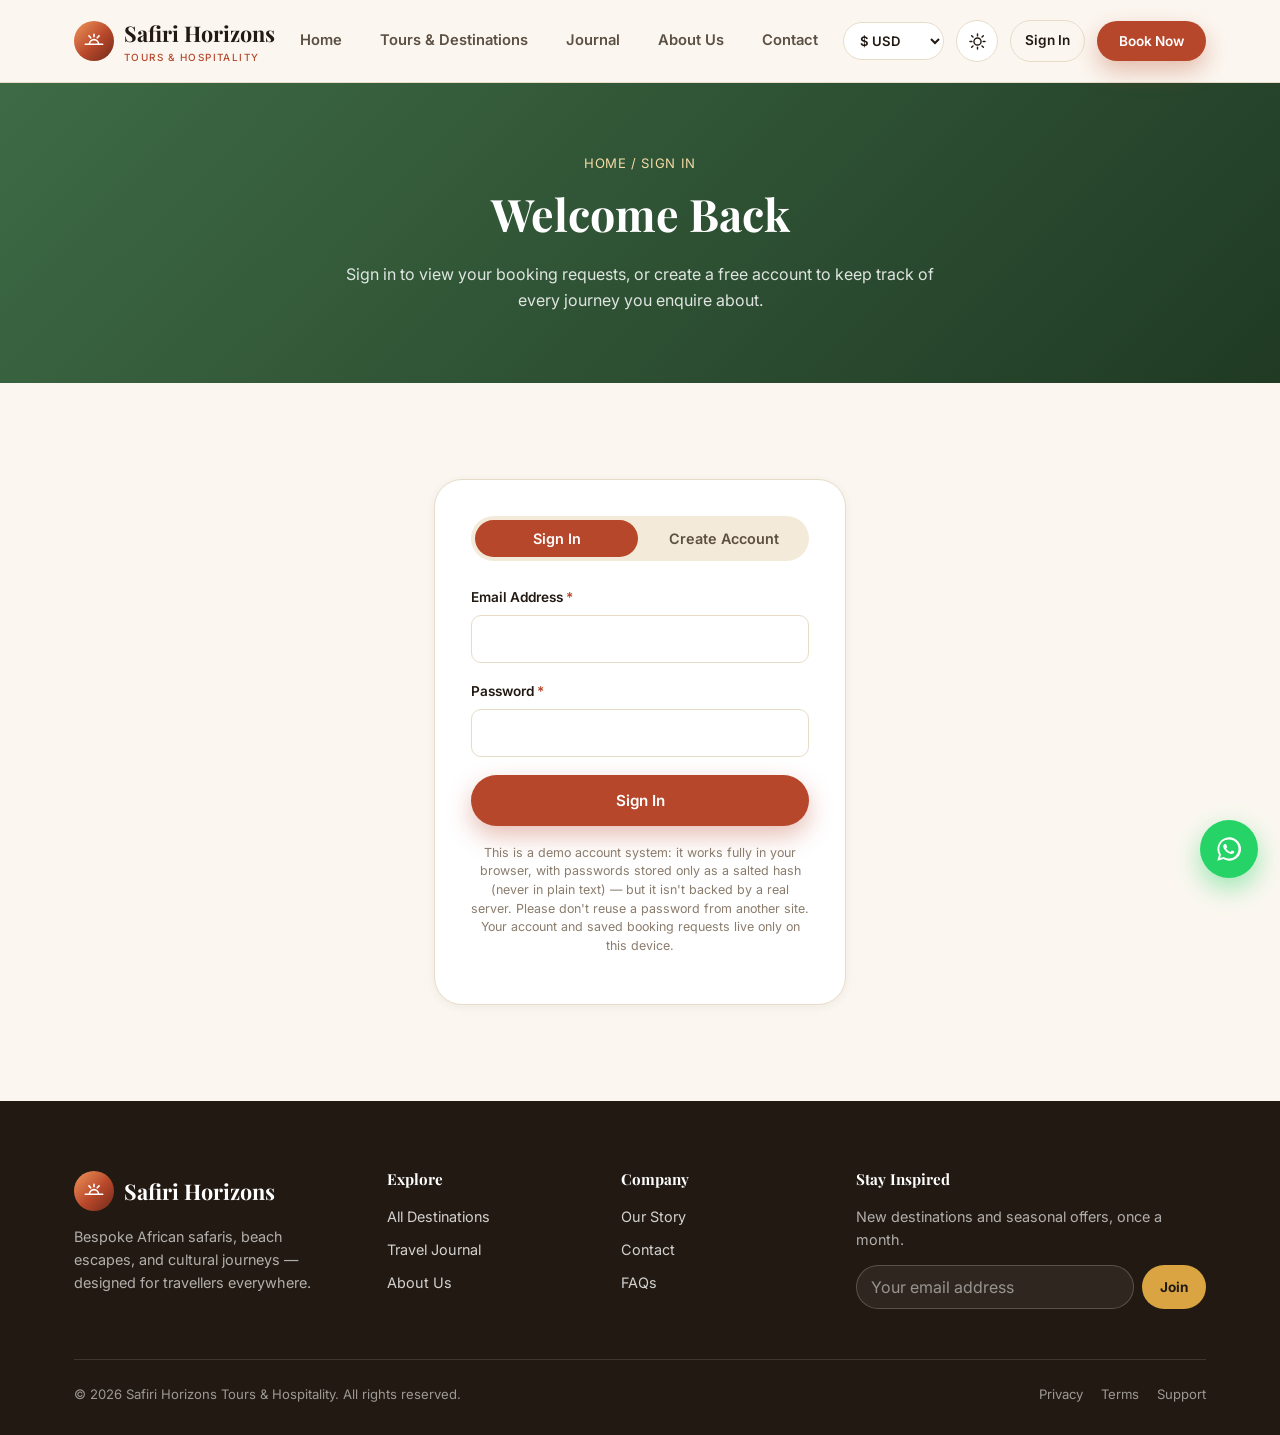
<file: login.html>
<!DOCTYPE html>
<html lang="en">
<head>
<meta charset="UTF-8">
<meta name="viewport" content="width=device-width, initial-scale=1.0">
<title>Sign In — Safiri Horizons</title>
<meta name="description" content="Sign in to your Safiri Horizons account to view your booking requests, or create a free account.">
<meta name="theme-color" content="#B7472A">
<meta name="color-scheme" content="light dark">
<link rel="canonical" href="https://safirihorizons.co.ke/login.html">
<link rel="manifest" href="manifest.json">
<link rel="icon" href="data:image/svg+xml,%3Csvg xmlns='http://www.w3.org/2000/svg' viewBox='0 0 100 100'%3E%3Ccircle cx='50' cy='50' r='48' fill='%23B7472A'/%3E%3Crect x='24' y='63' width='52' height='6' rx='3' fill='%23F1DBA5'/%3E%3Cpath d='M32,65 A18,18 0 0 1 68,65 Z' fill='%23F1DBA5'/%3E%3C/svg%3E">
<link rel="preconnect" href="https://fonts.googleapis.com">
<link rel="preconnect" href="https://fonts.gstatic.com" crossorigin>
<link href="https://fonts.googleapis.com/css2?family=Playfair+Display:wght@600;700&family=Inter:wght@400;500;600;700&display=swap" rel="stylesheet">
<link rel="stylesheet" href="css/style.css">
<meta property="og:title" content="Sign In — Safiri Horizons">
<meta property="og:description" content="Sign in or create a free Safiri Horizons account.">
<meta property="og:type" content="website">
</head>
<body>

<a href="#main-content" class="skip-link">Skip to main content</a>

<header class="site-header">
  <div class="container">
    <a href="index.html" class="brand">
      <span class="brand-mark">
        <svg viewBox="0 0 24 24" fill="none" stroke="#fff" stroke-width="1.8" stroke-linecap="round" stroke-linejoin="round"><path d="M2.5 15.5h19"/><path d="M7 15.5a5 5 0 0 1 10 0"/><path d="M12 7.4V4.8"/><path d="M8.4 8.5 6.5 6.4"/><path d="M15.6 8.5l1.9-2.1"/></svg>
      </span>
      <span>Safiri Horizons<small>Tours &amp; Hospitality</small></span>
    </a>
    <nav class="main-nav" id="main-nav">
      <a href="index.html">Home</a>
      <a href="tours.html">Tours &amp; Destinations</a>
      <a href="blog.html">Journal</a>
      <a href="about.html">About Us</a>
      <a href="contact.html">Contact</a>
    </nav>
    <div class="header-actions">
      <select class="currency-select" aria-label="Currency">
        <option value="USD">$ USD</option>
        <option value="EUR">€ EUR</option>
        <option value="GBP">£ GBP</option>
        <option value="KES">KSh KES</option>
      </select>
      <button type="button" class="theme-toggle" aria-label="Toggle dark mode">
        <svg class="icon-sun" viewBox="0 0 24 24" fill="none" stroke="currentColor" stroke-width="1.8" stroke-linecap="round"><circle cx="12" cy="12" r="4.5"/><path d="M12 2.5v2.4M12 19.1v2.4M4.6 4.6l1.7 1.7M17.7 17.7l1.7 1.7M2.5 12h2.4M19.1 12h2.4M4.6 19.4l1.7-1.7M17.7 6.3l1.7-1.7"/></svg>
        <svg class="icon-moon" viewBox="0 0 24 24" fill="none" stroke="currentColor" stroke-width="1.8" stroke-linecap="round" stroke-linejoin="round"><path d="M20 14.5A8.5 8.5 0 1 1 9.5 4a7 7 0 0 0 10.5 10.5Z"/></svg>
      </button>
      <a href="login.html" class="account-nav-link" id="account-nav-link" aria-label="Account">Sign In</a>
      <button type="button" class="btn btn-primary btn-sm js-book-now-generic">Book Now</button>
      <button type="button" class="nav-toggle" aria-label="Toggle navigation" aria-controls="main-nav"><span></span></button>
    </div>
  </div>
</header>

<main id="main-content">

  <section class="page-hero">
    <div class="container">
      <div class="breadcrumb">Home / Sign In</div>
      <h1>Welcome Back</h1>
      <p>Sign in to view your booking requests, or create a free account to keep track of every journey you enquire about.</p>
    </div>
  </section>

  <section class="section">
    <div class="container auth-wrap">
      <div class="auth-card">
        <div class="auth-tabs" role="tablist">
          <button type="button" class="auth-tab active" data-panel="panel-signin" role="tab" aria-selected="true">Sign In</button>
          <button type="button" class="auth-tab" data-panel="panel-create" role="tab" aria-selected="false">Create Account</button>
        </div>

        <div class="auth-panel active" id="panel-signin">
          <div class="auth-error" id="signin-error"></div>
          <form id="signin-form" novalidate>
            <div class="field">
              <label for="signin-email">Email Address <span class="req">*</span></label>
              <input id="signin-email" name="email" type="email" required autocomplete="email">
            </div>
            <div class="field">
              <label for="signin-password">Password <span class="req">*</span></label>
              <input id="signin-password" name="password" type="password" required autocomplete="current-password" minlength="8">
            </div>
            <button type="submit" class="btn btn-primary btn-block">Sign In</button>
          </form>
        </div>

        <div class="auth-panel" id="panel-create">
          <div class="auth-error" id="create-error"></div>
          <form id="create-form" novalidate>
            <div class="field">
              <label for="create-name">Full Name <span class="req">*</span></label>
              <input id="create-name" name="name" type="text" required autocomplete="name">
            </div>
            <div class="field">
              <label for="create-email">Email Address <span class="req">*</span></label>
              <input id="create-email" name="email" type="email" required autocomplete="email">
            </div>
            <div class="field">
              <label for="create-password">Password <span class="req">*</span></label>
              <input id="create-password" name="password" type="password" required autocomplete="new-password" minlength="8">
              <small>At least 8 characters.</small>
            </div>
            <div class="field">
              <label for="create-confirm">Confirm Password <span class="req">*</span></label>
              <input id="create-confirm" name="confirmPassword" type="password" required autocomplete="new-password" minlength="8">
            </div>
            <button type="submit" class="btn btn-primary btn-block">Create Account</button>
          </form>
        </div>

        <p class="auth-note">This is a demo account system: it works fully in your browser, with passwords stored only as a salted hash (never in plain text) — but it isn't backed by a real server. Please don't reuse a password from another site. Your account and saved booking requests live only on this device.</p>
      </div>
    </div>
  </section>

</main>

<footer class="site-footer">
  <div class="container">
    <div class="footer-grid">
      <div class="footer-brand">
        <a href="index.html" class="brand" style="color:#fff;margin-bottom:14px;display:inline-flex;">
          <span class="brand-mark">
            <svg viewBox="0 0 24 24" fill="none" stroke="#fff" stroke-width="1.8" stroke-linecap="round" stroke-linejoin="round"><path d="M2.5 15.5h19"/><path d="M7 15.5a5 5 0 0 1 10 0"/><path d="M12 7.4V4.8"/><path d="M8.4 8.5 6.5 6.4"/><path d="M15.6 8.5l1.9-2.1"/></svg>
          </span>
          <span>Safiri Horizons</span>
        </a>
        <p>Bespoke African safaris, beach escapes, and cultural journeys — designed for travellers everywhere.</p>
      </div>
      <div>
        <h4>Explore</h4>
        <ul>
          <li><a href="tours.html">All Destinations</a></li>
          <li><a href="blog.html">Travel Journal</a></li>
          <li><a href="about.html">About Us</a></li>
        </ul>
      </div>
      <div>
        <h4>Company</h4>
        <ul>
          <li><a href="about.html">Our Story</a></li>
          <li><a href="contact.html">Contact</a></li>
          <li><a href="contact.html#faq">FAQs</a></li>
        </ul>
      </div>
      <div>
        <h4>Stay Inspired</h4>
        <p style="font-size:0.9rem;color:rgba(255,255,255,0.65);">New destinations and seasonal offers, once a month.</p>
        <form class="newsletter-form" id="newsletter-form" name="newsletter" method="POST" data-netlify="true" netlify-honeypot="bot-field">
          <input type="hidden" name="form-name" value="newsletter">
          <p style="position:absolute;left:-9999px;top:-9999px;" aria-hidden="true"><label>Don't fill this out if you're human: <input name="bot-field" tabindex="-1" autocomplete="off"></label></p>

          <label for="newsletter-email" class="visually-hidden">Email address</label>
          <input id="newsletter-email" type="email" required placeholder="Your email address">
          <button type="submit" class="btn-sm">Join</button>
        </form>
      </div>
    </div>
    <div class="footer-bottom">
      <span>© <span id="year"></span> Safiri Horizons Tours &amp; Hospitality. All rights reserved.</span>
      <div class="footer-bottom-links">
        <a href="privacy.html">Privacy</a>
        <a href="terms.html">Terms</a>
        <a href="contact.html">Support</a>
      </div>
    </div>
  </div>
</footer>

<a class="whatsapp-fab" href="https://wa.me/254700123456?text=Hi%20Safiri%20Horizons%2C%20I%27d%20like%20to%20plan%20a%20trip." target="_blank" rel="noopener" aria-label="Chat with us on WhatsApp">
  <svg viewBox="0 0 24 24" fill="#fff"><path d="M12 2a10 10 0 0 0-8.6 15L2 22l5.2-1.4A10 10 0 1 0 12 2Zm0 18.2a8.2 8.2 0 0 1-4.2-1.1l-.3-.2-3.1.8.8-3-.2-.3A8.2 8.2 0 1 1 12 20.2Zm4.5-6.1c-.2-.1-1.5-.7-1.7-.8-.2-.1-.4-.1-.6.1-.2.2-.7.8-.8 1-.2.2-.3.2-.5.1-.2-.1-1-.4-1.9-1.2-.7-.6-1.2-1.4-1.3-1.6-.1-.2 0-.4.1-.5.1-.1.2-.3.4-.4.1-.1.2-.2.2-.4.1-.1.1-.3 0-.4-.1-.1-.6-1.4-.8-1.9-.2-.5-.4-.4-.6-.4h-.5c-.2 0-.4.1-.6.3-.2.2-.8.8-.8 1.9 0 1.1.8 2.2.9 2.4.1.2 1.6 2.4 3.9 3.4.5.2 1 .4 1.3.5.5.2 1 .1 1.4.1.4-.1 1.5-.6 1.7-1.2.2-.6.2-1.1.1-1.2-.1-.1-.2-.2-.4-.3Z"/></svg>
</a>

<div class="toast" id="toast"></div>

<!-- ===================== BOOKING MODAL ===================== -->
<div class="modal-overlay" id="booking-modal">
  <div class="modal-panel" role="dialog" aria-modal="true" aria-labelledby="modal-title-text">
    <button type="button" class="modal-close js-close-modal" aria-label="Close">✕</button>
    <div class="modal-header">
      <span class="kicker">Safiri Horizons</span>
      <h3 id="modal-title-text">Request This Journey</h3>
    </div>

    <div id="modal-form-pane">
      <form id="booking-form" name="booking" method="POST" data-netlify="true" netlify-honeypot="bot-field" novalidate>
        <input type="hidden" name="form-name" value="booking">
          <p style="position:absolute;left:-9999px;top:-9999px;" aria-hidden="true"><label>Don't fill this out if you're human: <input name="bot-field" tabindex="-1" autocomplete="off"></label></p>

        <div class="form-grid">
          <div class="field">
            <label for="booking-name">Full Name <span class="req">*</span></label>
            <input id="booking-name" name="name" type="text" required autocomplete="name">
          </div>
          <div class="field">
            <label for="booking-email">Email Address <span class="req">*</span></label>
            <input id="booking-email" name="email" type="email" required autocomplete="email">
          </div>
          <div class="field">
            <label for="booking-phone">Phone / WhatsApp</label>
            <input id="booking-phone" name="phone" type="tel" placeholder="+1 555 123 4567">
          </div>
          <div class="field">
            <label for="booking-country">Country of Residence <span class="req">*</span></label>
            <input id="booking-country" name="country" type="text" required autocomplete="country-name">
          </div>
          <div class="field full">
            <label for="booking-destination">Destination <span class="req">*</span></label>
            <select id="booking-destination" name="destination" required>
              <option value="" disabled selected>Select a destination</option>
            </select>
          </div>
          <div class="field">
            <label for="booking-travelers">Number of Travellers <span class="req">*</span></label>
            <input id="booking-travelers" name="travelers" type="number" min="1" max="20" value="2" required>
          </div>
          <div class="field">
            <label for="booking-month">Preferred Travel Month</label>
            <select id="booking-month" name="month">
              <option value="">Flexible / Not sure</option>
              <option>January</option><option>February</option><option>March</option>
              <option>April</option><option>May</option><option>June</option>
              <option>July</option><option>August</option><option>September</option>
              <option>October</option><option>November</option><option>December</option>
            </select>
          </div>
          <div class="field full">
            <label for="booking-budget">Approximate Budget (per person)</label>
            <select id="booking-budget" name="budget">
              <option value="">Prefer not to say</option>
              <option>Under $1,500</option>
              <option>$1,500 – $2,500</option>
              <option>$2,500 – $4,000</option>
              <option>$4,000+</option>
            </select>
          </div>
          <div class="field full">
            <label for="booking-message">Tell us more (dietary needs, special occasions, accessibility, etc.)</label>
            <textarea id="booking-message" name="message" rows="3"></textarea>
          </div>
        </div>
        <button type="submit" class="btn btn-primary btn-block">Submit Booking Request</button>
        <p class="form-note">Your request goes straight to our booking team's inbox — a Safiri Horizons specialist replies within 24 hours.</p>
      </form>
    </div>

    <div class="form-success" id="modal-success">
      <div class="icon-ok"><svg viewBox="0 0 24 24" fill="none" stroke="currentColor" stroke-width="2.2" stroke-linecap="round" stroke-linejoin="round"><path d="M5 12l5 5L20 7"/></svg></div>
      <h3>Request Received!</h3>
      <p>Thank you for your interest in <strong id="success-destination"></strong>. Your reference number is:</p>
      <span class="ref-code" id="success-ref"></span>
      <p>A Safiri Horizons travel specialist will reach out within 24 hours. You can also email us directly using the button below.</p>
      <div class="tour-actions" style="justify-content:center;">
        <a href="#" id="success-mailto" class="btn btn-outline">Email Us Directly</a>
        <button type="button" class="btn btn-primary js-close-modal">Done</button>
      </div>
    </div>
  </div>
</div>

<script src="js/data.js"></script>
<script src="js/auth.js"></script>
<script src="js/main.js"></script>
<script src="js/account.js"></script>
</body>
</html>
</file>
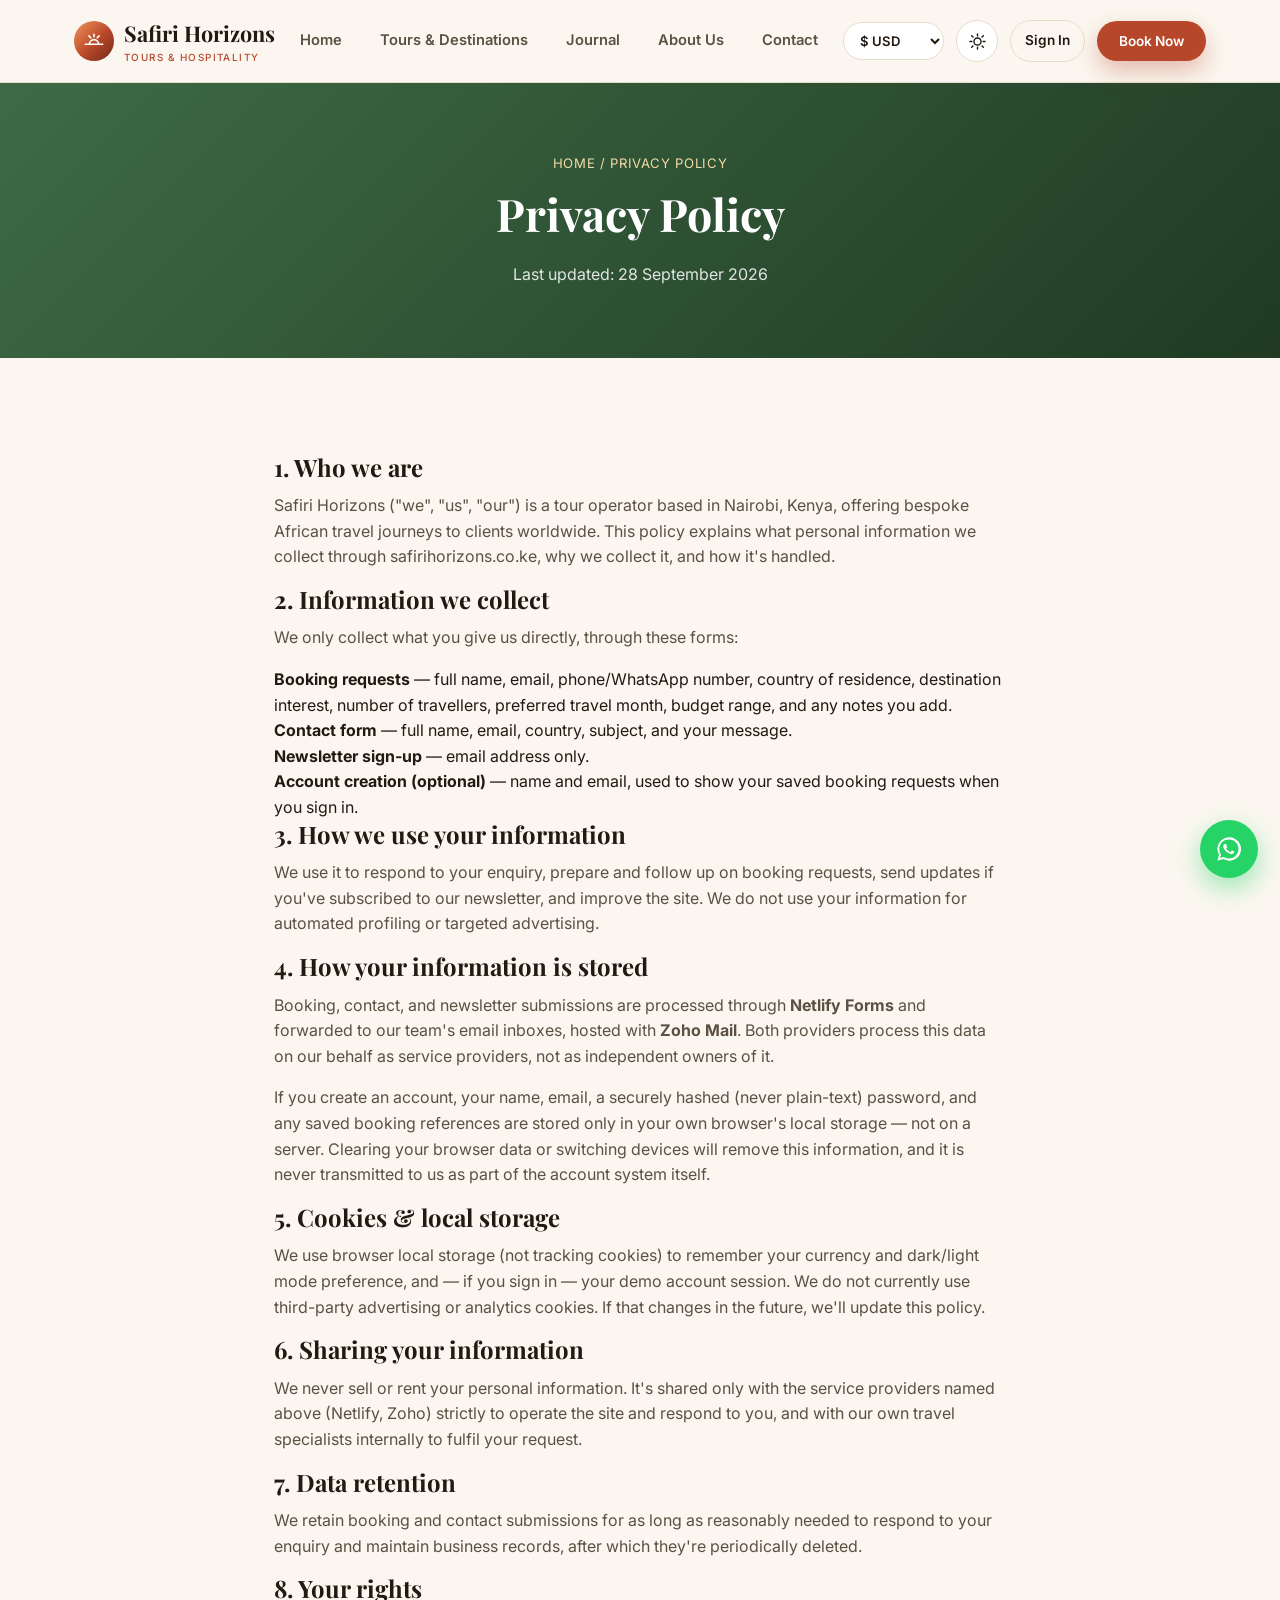
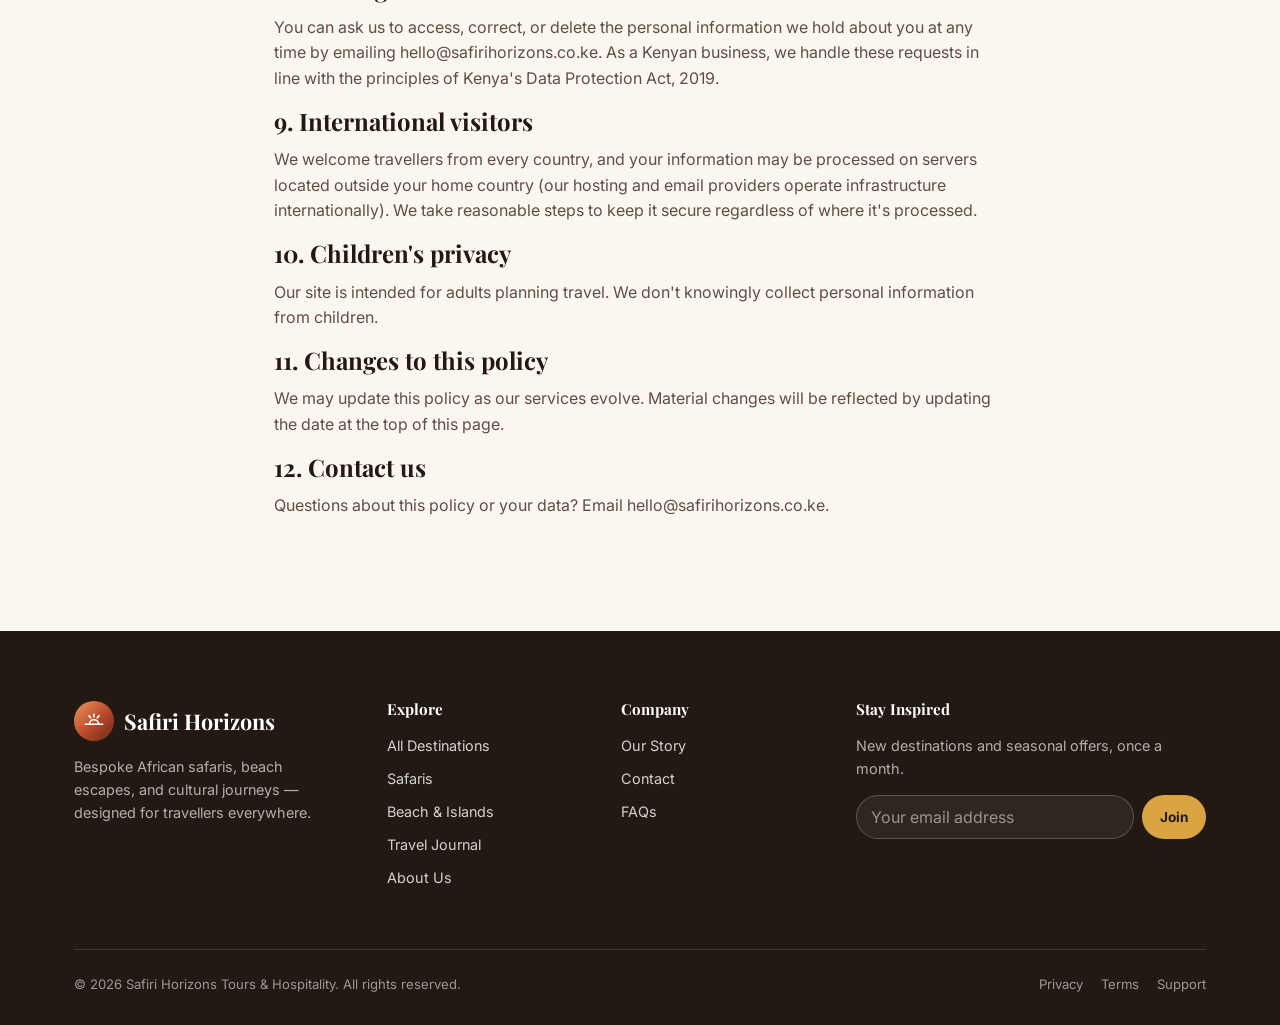
<file: privacy.html>
<!DOCTYPE html>
<html lang="en">
<head>
<meta charset="UTF-8">
<meta name="viewport" content="width=device-width, initial-scale=1.0">
<title>Privacy Policy — Safiri Horizons</title>
<meta name="description" content="How Safiri Horizons collects, uses, and protects your personal information when you book a journey, contact us, or create an account.">
<meta name="theme-color" content="#B7472A">
<meta name="color-scheme" content="light dark">
<link rel="icon" href="data:image/svg+xml,%3Csvg xmlns='http://www.w3.org/2000/svg' viewBox='0 0 100 100'%3E%3Ccircle cx='50' cy='50' r='48' fill='%23B7472A'/%3E%3Crect x='24' y='63' width='52' height='6' rx='3' fill='%23F1DBA5'/%3E%3Cpath d='M32,65 A18,18 0 0 1 68,65 Z' fill='%23F1DBA5'/%3E%3C/svg%3E">
<link rel="manifest" href="manifest.json">
<link rel="canonical" href="https://safirihorizons.co.ke/privacy.html">
<link rel="preconnect" href="https://fonts.googleapis.com">
<link rel="preconnect" href="https://fonts.gstatic.com" crossorigin>
<link href="https://fonts.googleapis.com/css2?family=Playfair+Display:wght@600;700&family=Inter:wght@400;500;600;700&display=swap" rel="stylesheet">
<link rel="stylesheet" href="css/style.css">
<meta property="og:title" content="Privacy Policy — Safiri Horizons">
<meta property="og:description" content="How Safiri Horizons collects, uses, and protects your personal information.">
<meta property="og:type" content="website">
</head>
<body>

<a href="#main-content" class="skip-link">Skip to main content</a>

<header class="site-header">
  <div class="container">
    <a href="index.html" class="brand">
      <span class="brand-mark">
        <svg viewBox="0 0 24 24" fill="none" stroke="#fff" stroke-width="1.8" stroke-linecap="round" stroke-linejoin="round"><path d="M2.5 15.5h19"/><path d="M7 15.5a5 5 0 0 1 10 0"/><path d="M12 7.4V4.8"/><path d="M8.4 8.5 6.5 6.4"/><path d="M15.6 8.5l1.9-2.1"/></svg>
      </span>
      <span>Safiri Horizons<small>Tours &amp; Hospitality</small></span>
    </a>
    <nav class="main-nav" id="main-nav">
      <a href="index.html">Home</a>
      <a href="tours.html">Tours &amp; Destinations</a>
      <a href="blog.html">Journal</a>
      <a href="about.html">About Us</a>
      <a href="contact.html">Contact</a>
    </nav>
    <div class="header-actions">
      <select class="currency-select" aria-label="Currency">
        <option value="USD">$ USD</option>
        <option value="EUR">€ EUR</option>
        <option value="GBP">£ GBP</option>
        <option value="KES">KSh KES</option>
      </select>
      <button type="button" class="theme-toggle" aria-label="Toggle dark mode">
        <svg class="icon-sun" viewBox="0 0 24 24" fill="none" stroke="currentColor" stroke-width="1.8" stroke-linecap="round"><circle cx="12" cy="12" r="4.5"/><path d="M12 2.5v2.4M12 19.1v2.4M4.6 4.6l1.7 1.7M17.7 17.7l1.7 1.7M2.5 12h2.4M19.1 12h2.4M4.6 19.4l1.7-1.7M17.7 6.3l1.7-1.7"/></svg>
        <svg class="icon-moon" viewBox="0 0 24 24" fill="none" stroke="currentColor" stroke-width="1.8" stroke-linecap="round" stroke-linejoin="round"><path d="M20 14.5A8.5 8.5 0 1 1 9.5 4a7 7 0 0 0 10.5 10.5Z"/></svg>
      </button>
      <a href="login.html" class="account-nav-link" id="account-nav-link" aria-label="Account">Sign In</a>
      <button type="button" class="btn btn-primary btn-sm js-book-now-generic">Book Now</button>
      <button type="button" class="nav-toggle" aria-label="Toggle navigation" aria-controls="main-nav"><span></span></button>
    </div>
  </div>
</header>

<main id="main-content">

  <section class="page-hero">
    <div class="container">
      <div class="breadcrumb">Home / Privacy Policy</div>
      <h1>Privacy Policy</h1>
      <p>Last updated: 28 September 2026</p>
    </div>
  </section>

  <section class="section">
    <div class="container" style="max-width:780px;">

      <h2>1. Who we are</h2>
      <p>Safiri Horizons ("we", "us", "our") is a tour operator based in Nairobi, Kenya, offering bespoke African travel journeys to clients worldwide. This policy explains what personal information we collect through safirihorizons.co.ke, why we collect it, and how it's handled.</p>

      <h2>2. Information we collect</h2>
      <p>We only collect what you give us directly, through these forms:</p>
      <ul>
        <li><strong>Booking requests</strong> — full name, email, phone/WhatsApp number, country of residence, destination interest, number of travellers, preferred travel month, budget range, and any notes you add.</li>
        <li><strong>Contact form</strong> — full name, email, country, subject, and your message.</li>
        <li><strong>Newsletter sign-up</strong> — email address only.</li>
        <li><strong>Account creation (optional)</strong> — name and email, used to show your saved booking requests when you sign in.</li>
      </ul>

      <h2>3. How we use your information</h2>
      <p>We use it to respond to your enquiry, prepare and follow up on booking requests, send updates if you've subscribed to our newsletter, and improve the site. We do not use your information for automated profiling or targeted advertising.</p>

      <h2>4. How your information is stored</h2>
      <p>Booking, contact, and newsletter submissions are processed through <strong>Netlify Forms</strong> and forwarded to our team's email inboxes, hosted with <strong>Zoho Mail</strong>. Both providers process this data on our behalf as service providers, not as independent owners of it.</p>
      <p>If you create an account, your name, email, a securely hashed (never plain-text) password, and any saved booking references are stored only in your own browser's local storage — not on a server. Clearing your browser data or switching devices will remove this information, and it is never transmitted to us as part of the account system itself.</p>

      <h2>5. Cookies &amp; local storage</h2>
      <p>We use browser local storage (not tracking cookies) to remember your currency and dark/light mode preference, and — if you sign in — your demo account session. We do not currently use third-party advertising or analytics cookies. If that changes in the future, we'll update this policy.</p>

      <h2>6. Sharing your information</h2>
      <p>We never sell or rent your personal information. It's shared only with the service providers named above (Netlify, Zoho) strictly to operate the site and respond to you, and with our own travel specialists internally to fulfil your request.</p>

      <h2>7. Data retention</h2>
      <p>We retain booking and contact submissions for as long as reasonably needed to respond to your enquiry and maintain business records, after which they're periodically deleted.</p>

      <h2>8. Your rights</h2>
      <p>You can ask us to access, correct, or delete the personal information we hold about you at any time by emailing <a href="mailto:hello@safirihorizons.co.ke">hello@safirihorizons.co.ke</a>. As a Kenyan business, we handle these requests in line with the principles of Kenya's Data Protection Act, 2019.</p>

      <h2>9. International visitors</h2>
      <p>We welcome travellers from every country, and your information may be processed on servers located outside your home country (our hosting and email providers operate infrastructure internationally). We take reasonable steps to keep it secure regardless of where it's processed.</p>

      <h2>10. Children's privacy</h2>
      <p>Our site is intended for adults planning travel. We don't knowingly collect personal information from children.</p>

      <h2>11. Changes to this policy</h2>
      <p>We may update this policy as our services evolve. Material changes will be reflected by updating the date at the top of this page.</p>

      <h2>12. Contact us</h2>
      <p>Questions about this policy or your data? Email <a href="mailto:hello@safirihorizons.co.ke">hello@safirihorizons.co.ke</a>.</p>

    </div>
  </section>

</main>

<footer class="site-footer">
  <div class="container">
    <div class="footer-grid">
      <div class="footer-brand">
        <a href="index.html" class="brand" style="color:#fff;margin-bottom:14px;display:inline-flex;">
          <span class="brand-mark">
            <svg viewBox="0 0 24 24" fill="none" stroke="#fff" stroke-width="1.8" stroke-linecap="round" stroke-linejoin="round"><path d="M2.5 15.5h19"/><path d="M7 15.5a5 5 0 0 1 10 0"/><path d="M12 7.4V4.8"/><path d="M8.4 8.5 6.5 6.4"/><path d="M15.6 8.5l1.9-2.1"/></svg>
          </span>
          <span>Safiri Horizons</span>
        </a>
        <p>Bespoke African safaris, beach escapes, and cultural journeys — designed for travellers everywhere.</p>
      </div>
      <div>
        <h4>Explore</h4>
        <ul>
          <li><a href="tours.html">All Destinations</a></li>
          <li><a href="tours.html#tour-grid">Safaris</a></li>
          <li><a href="tours.html#tour-grid">Beach &amp; Islands</a></li>
          <li><a href="blog.html">Travel Journal</a></li>
          <li><a href="about.html">About Us</a></li>
        </ul>
      </div>
      <div>
        <h4>Company</h4>
        <ul>
          <li><a href="about.html">Our Story</a></li>
          <li><a href="contact.html">Contact</a></li>
          <li><a href="contact.html#faq">FAQs</a></li>
        </ul>
      </div>
      <div>
        <h4>Stay Inspired</h4>
        <p style="font-size:0.9rem;color:rgba(255,255,255,0.65);">New destinations and seasonal offers, once a month.</p>
        <form class="newsletter-form" id="newsletter-form" name="newsletter" method="POST" data-netlify="true" netlify-honeypot="bot-field">
          <input type="hidden" name="form-name" value="newsletter">
          <p style="position:absolute;left:-9999px;top:-9999px;" aria-hidden="true"><label>Don't fill this out if you're human: <input name="bot-field" tabindex="-1" autocomplete="off"></label></p>

          <label for="newsletter-email" class="visually-hidden">Email address</label>
          <input id="newsletter-email" type="email" required placeholder="Your email address">
          <button type="submit" class="btn-sm">Join</button>
        </form>
      </div>
    </div>
    <div class="footer-bottom">
      <span>© <span id="year"></span> Safiri Horizons Tours &amp; Hospitality. All rights reserved.</span>
      <div class="footer-bottom-links">
        <a href="privacy.html">Privacy</a>
        <a href="terms.html">Terms</a>
        <a href="contact.html">Support</a>
      </div>
    </div>
  </div>
</footer>

<a class="whatsapp-fab" href="https://wa.me/254700123456?text=Hi%20Safiri%20Horizons%2C%20I%27d%20like%20to%20plan%20a%20trip." target="_blank" rel="noopener" aria-label="Chat with us on WhatsApp">
  <svg viewBox="0 0 24 24" fill="#fff"><path d="M12 2a10 10 0 0 0-8.6 15L2 22l5.2-1.4A10 10 0 1 0 12 2Zm0 18.2a8.2 8.2 0 0 1-4.2-1.1l-.3-.2-3.1.8.8-3-.2-.3A8.2 8.2 0 1 1 12 20.2Zm4.5-6.1c-.2-.1-1.5-.7-1.7-.8-.2-.1-.4-.1-.6.1-.2.2-.7.8-.8 1-.2.2-.3.2-.5.1-.2-.1-1-.4-1.9-1.2-.7-.6-1.2-1.4-1.3-1.6-.1-.2 0-.4.1-.5.1-.1.2-.3.4-.4.1-.1.2-.2.2-.4.1-.1.1-.3 0-.4-.1-.1-.6-1.4-.8-1.9-.2-.5-.4-.4-.6-.4h-.5c-.2 0-.4.1-.6.3-.2.2-.8.8-.8 1.9 0 1.1.8 2.2.9 2.4.1.2 1.6 2.4 3.9 3.4.5.2 1 .4 1.3.5.5.2 1 .1 1.4.1.4-.1 1.5-.6 1.7-1.2.2-.6.2-1.1.1-1.2-.1-.1-.2-.2-.4-.3Z"/></svg>
</a>

<div class="toast" id="toast"></div>

<!-- ===================== BOOKING MODAL ===================== -->
<div class="modal-overlay" id="booking-modal">
  <div class="modal-panel" role="dialog" aria-modal="true" aria-labelledby="modal-title-text">
    <button type="button" class="modal-close js-close-modal" aria-label="Close">✕</button>
    <div class="modal-header">
      <span class="kicker">Safiri Horizons</span>
      <h3 id="modal-title-text">Request This Journey</h3>
    </div>

    <div id="modal-form-pane">
      <form id="booking-form" name="booking" method="POST" data-netlify="true" netlify-honeypot="bot-field" novalidate>
        <input type="hidden" name="form-name" value="booking">
          <p style="position:absolute;left:-9999px;top:-9999px;" aria-hidden="true"><label>Don't fill this out if you're human: <input name="bot-field" tabindex="-1" autocomplete="off"></label></p>

        <div class="form-grid">
          <div class="field">
            <label for="booking-name">Full Name <span class="req">*</span></label>
            <input id="booking-name" name="name" type="text" required autocomplete="name">
          </div>
          <div class="field">
            <label for="booking-email">Email Address <span class="req">*</span></label>
            <input id="booking-email" name="email" type="email" required autocomplete="email">
          </div>
          <div class="field">
            <label for="booking-phone">Phone / WhatsApp</label>
            <input id="booking-phone" name="phone" type="tel" placeholder="+1 555 123 4567">
          </div>
          <div class="field">
            <label for="booking-country">Country of Residence <span class="req">*</span></label>
            <input id="booking-country" name="country" type="text" required autocomplete="country-name">
          </div>
          <div class="field full">
            <label for="booking-destination">Destination <span class="req">*</span></label>
            <select id="booking-destination" name="destination" required>
              <option value="" disabled selected>Select a destination</option>
            </select>
          </div>
          <div class="field">
            <label for="booking-travelers">Number of Travellers <span class="req">*</span></label>
            <input id="booking-travelers" name="travelers" type="number" min="1" max="20" value="2" required>
          </div>
          <div class="field">
            <label for="booking-month">Preferred Travel Month</label>
            <select id="booking-month" name="month">
              <option value="">Flexible / Not sure</option>
              <option>January</option><option>February</option><option>March</option>
              <option>April</option><option>May</option><option>June</option>
              <option>July</option><option>August</option><option>September</option>
              <option>October</option><option>November</option><option>December</option>
            </select>
          </div>
          <div class="field full">
            <label for="booking-budget">Approximate Budget (per person)</label>
            <select id="booking-budget" name="budget">
              <option value="">Prefer not to say</option>
              <option>Under $1,500</option>
              <option>$1,500 – $2,500</option>
              <option>$2,500 – $4,000</option>
              <option>$4,000+</option>
            </select>
          </div>
          <div class="field full">
            <label for="booking-message">Tell us more (dietary needs, special occasions, accessibility, etc.)</label>
            <textarea id="booking-message" name="message" rows="3"></textarea>
          </div>
        </div>
        <button type="submit" class="btn btn-primary btn-block">Submit Booking Request</button>
        <p class="form-note">Your request goes straight to our booking team's inbox — a Safiri Horizons specialist replies within 24 hours.</p>
      </form>
    </div>

    <div class="form-success" id="modal-success">
      <div class="icon-ok"><svg viewBox="0 0 24 24" fill="none" stroke="currentColor" stroke-width="2.2" stroke-linecap="round" stroke-linejoin="round"><path d="M5 12l5 5L20 7"/></svg></div>
      <h3>Request Received!</h3>
      <p>Thank you for your interest in <strong id="success-destination"></strong>. Your reference number is:</p>
      <span class="ref-code" id="success-ref"></span>
      <p>A Safiri Horizons travel specialist will reach out within 24 hours. You can also email us directly using the button below.</p>
      <div class="tour-actions" style="justify-content:center;">
        <a href="#" id="success-mailto" class="btn btn-outline">Email Us Directly</a>
        <button type="button" class="btn btn-primary js-close-modal">Done</button>
      </div>
    </div>
  </div>
</div>

<script src="js/data.js"></script>
<script src="js/auth.js"></script>
<script src="js/main.js"></script>
</body>
</html>
</file>
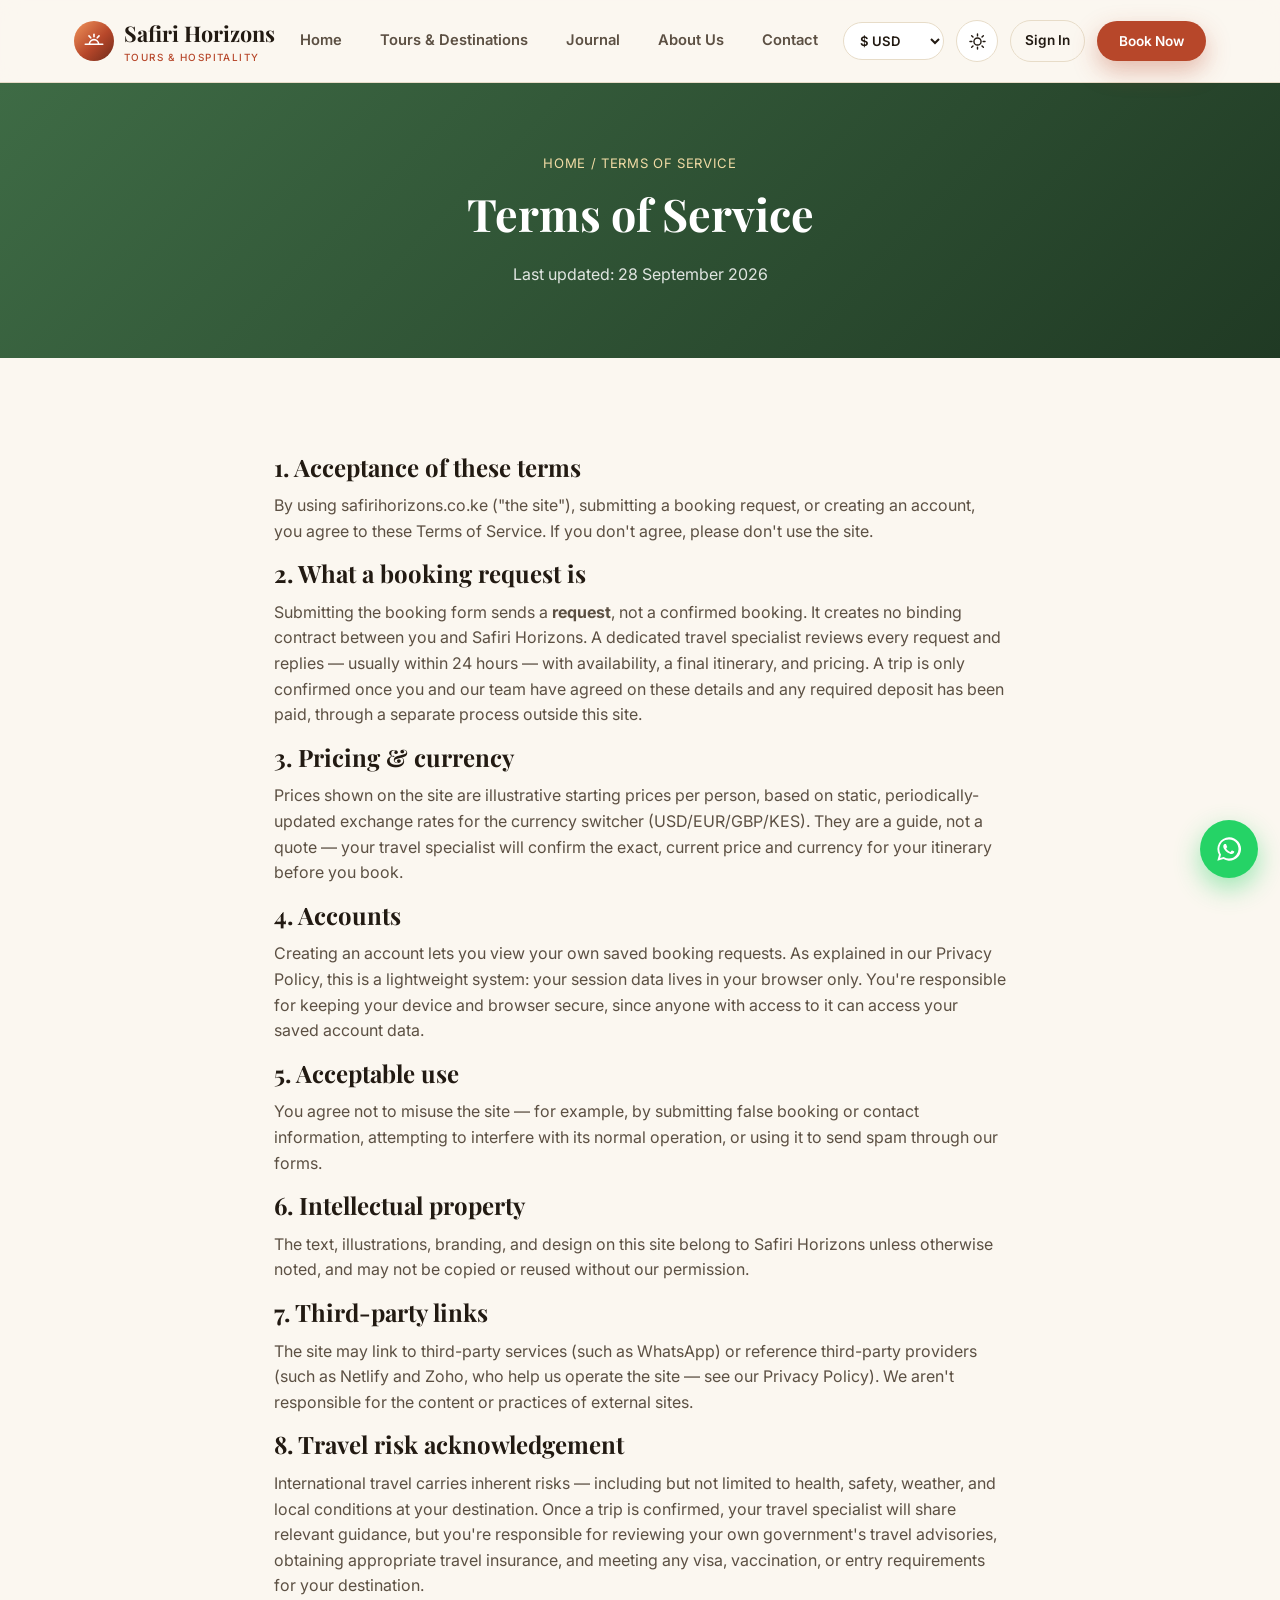
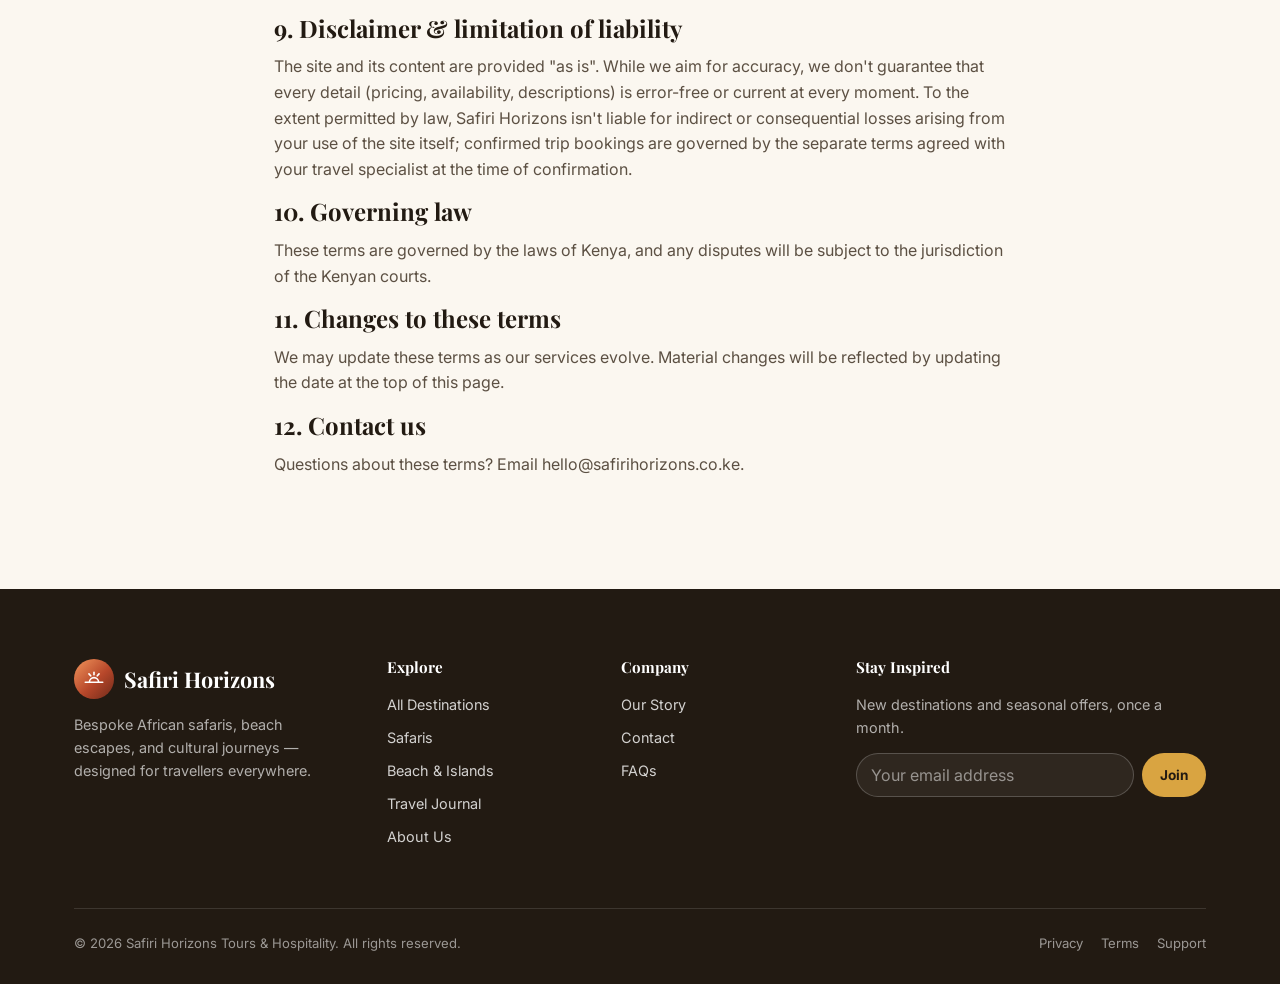
<file: terms.html>
<!DOCTYPE html>
<html lang="en">
<head>
<meta charset="UTF-8">
<meta name="viewport" content="width=device-width, initial-scale=1.0">
<title>Terms of Service — Safiri Horizons</title>
<meta name="description" content="The terms that apply when you use safirihorizons.co.ke, request a booking, or create an account with Safiri Horizons.">
<meta name="theme-color" content="#B7472A">
<meta name="color-scheme" content="light dark">
<link rel="icon" href="data:image/svg+xml,%3Csvg xmlns='http://www.w3.org/2000/svg' viewBox='0 0 100 100'%3E%3Ccircle cx='50' cy='50' r='48' fill='%23B7472A'/%3E%3Crect x='24' y='63' width='52' height='6' rx='3' fill='%23F1DBA5'/%3E%3Cpath d='M32,65 A18,18 0 0 1 68,65 Z' fill='%23F1DBA5'/%3E%3C/svg%3E">
<link rel="manifest" href="manifest.json">
<link rel="canonical" href="https://safirihorizons.co.ke/terms.html">
<link rel="preconnect" href="https://fonts.googleapis.com">
<link rel="preconnect" href="https://fonts.gstatic.com" crossorigin>
<link href="https://fonts.googleapis.com/css2?family=Playfair+Display:wght@600;700&family=Inter:wght@400;500;600;700&display=swap" rel="stylesheet">
<link rel="stylesheet" href="css/style.css">
<meta property="og:title" content="Terms of Service — Safiri Horizons">
<meta property="og:description" content="The terms that apply when you use safirihorizons.co.ke, request a booking, or create an account with Safiri Horizons.">
<meta property="og:type" content="website">
</head>
<body>

<a href="#main-content" class="skip-link">Skip to main content</a>

<header class="site-header">
  <div class="container">
    <a href="index.html" class="brand">
      <span class="brand-mark">
        <svg viewBox="0 0 24 24" fill="none" stroke="#fff" stroke-width="1.8" stroke-linecap="round" stroke-linejoin="round"><path d="M2.5 15.5h19"/><path d="M7 15.5a5 5 0 0 1 10 0"/><path d="M12 7.4V4.8"/><path d="M8.4 8.5 6.5 6.4"/><path d="M15.6 8.5l1.9-2.1"/></svg>
      </span>
      <span>Safiri Horizons<small>Tours &amp; Hospitality</small></span>
    </a>
    <nav class="main-nav" id="main-nav">
      <a href="index.html">Home</a>
      <a href="tours.html">Tours &amp; Destinations</a>
      <a href="blog.html">Journal</a>
      <a href="about.html">About Us</a>
      <a href="contact.html">Contact</a>
    </nav>
    <div class="header-actions">
      <select class="currency-select" aria-label="Currency">
        <option value="USD">$ USD</option>
        <option value="EUR">€ EUR</option>
        <option value="GBP">£ GBP</option>
        <option value="KES">KSh KES</option>
      </select>
      <button type="button" class="theme-toggle" aria-label="Toggle dark mode">
        <svg class="icon-sun" viewBox="0 0 24 24" fill="none" stroke="currentColor" stroke-width="1.8" stroke-linecap="round"><circle cx="12" cy="12" r="4.5"/><path d="M12 2.5v2.4M12 19.1v2.4M4.6 4.6l1.7 1.7M17.7 17.7l1.7 1.7M2.5 12h2.4M19.1 12h2.4M4.6 19.4l1.7-1.7M17.7 6.3l1.7-1.7"/></svg>
        <svg class="icon-moon" viewBox="0 0 24 24" fill="none" stroke="currentColor" stroke-width="1.8" stroke-linecap="round" stroke-linejoin="round"><path d="M20 14.5A8.5 8.5 0 1 1 9.5 4a7 7 0 0 0 10.5 10.5Z"/></svg>
      </button>
      <a href="login.html" class="account-nav-link" id="account-nav-link" aria-label="Account">Sign In</a>
      <button type="button" class="btn btn-primary btn-sm js-book-now-generic">Book Now</button>
      <button type="button" class="nav-toggle" aria-label="Toggle navigation" aria-controls="main-nav"><span></span></button>
    </div>
  </div>
</header>

<main id="main-content">

  <section class="page-hero">
    <div class="container">
      <div class="breadcrumb">Home / Terms of Service</div>
      <h1>Terms of Service</h1>
      <p>Last updated: 28 September 2026</p>
    </div>
  </section>

  <section class="section">
    <div class="container" style="max-width:780px;">

      <h2>1. Acceptance of these terms</h2>
      <p>By using safirihorizons.co.ke ("the site"), submitting a booking request, or creating an account, you agree to these Terms of Service. If you don't agree, please don't use the site.</p>

      <h2>2. What a booking request is</h2>
      <p>Submitting the booking form sends a <strong>request</strong>, not a confirmed booking. It creates no binding contract between you and Safiri Horizons. A dedicated travel specialist reviews every request and replies — usually within 24 hours — with availability, a final itinerary, and pricing. A trip is only confirmed once you and our team have agreed on these details and any required deposit has been paid, through a separate process outside this site.</p>

      <h2>3. Pricing &amp; currency</h2>
      <p>Prices shown on the site are illustrative starting prices per person, based on static, periodically-updated exchange rates for the currency switcher (USD/EUR/GBP/KES). They are a guide, not a quote — your travel specialist will confirm the exact, current price and currency for your itinerary before you book.</p>

      <h2>4. Accounts</h2>
      <p>Creating an account lets you view your own saved booking requests. As explained in our <a href="privacy.html">Privacy Policy</a>, this is a lightweight system: your session data lives in your browser only. You're responsible for keeping your device and browser secure, since anyone with access to it can access your saved account data.</p>

      <h2>5. Acceptable use</h2>
      <p>You agree not to misuse the site — for example, by submitting false booking or contact information, attempting to interfere with its normal operation, or using it to send spam through our forms.</p>

      <h2>6. Intellectual property</h2>
      <p>The text, illustrations, branding, and design on this site belong to Safiri Horizons unless otherwise noted, and may not be copied or reused without our permission.</p>

      <h2>7. Third-party links</h2>
      <p>The site may link to third-party services (such as WhatsApp) or reference third-party providers (such as Netlify and Zoho, who help us operate the site — see our <a href="privacy.html">Privacy Policy</a>). We aren't responsible for the content or practices of external sites.</p>

      <h2>8. Travel risk acknowledgement</h2>
      <p>International travel carries inherent risks — including but not limited to health, safety, weather, and local conditions at your destination. Once a trip is confirmed, your travel specialist will share relevant guidance, but you're responsible for reviewing your own government's travel advisories, obtaining appropriate travel insurance, and meeting any visa, vaccination, or entry requirements for your destination.</p>

      <h2>9. Disclaimer &amp; limitation of liability</h2>
      <p>The site and its content are provided "as is". While we aim for accuracy, we don't guarantee that every detail (pricing, availability, descriptions) is error-free or current at every moment. To the extent permitted by law, Safiri Horizons isn't liable for indirect or consequential losses arising from your use of the site itself; confirmed trip bookings are governed by the separate terms agreed with your travel specialist at the time of confirmation.</p>

      <h2>10. Governing law</h2>
      <p>These terms are governed by the laws of Kenya, and any disputes will be subject to the jurisdiction of the Kenyan courts.</p>

      <h2>11. Changes to these terms</h2>
      <p>We may update these terms as our services evolve. Material changes will be reflected by updating the date at the top of this page.</p>

      <h2>12. Contact us</h2>
      <p>Questions about these terms? Email <a href="mailto:hello@safirihorizons.co.ke">hello@safirihorizons.co.ke</a>.</p>

    </div>
  </section>

</main>

<footer class="site-footer">
  <div class="container">
    <div class="footer-grid">
      <div class="footer-brand">
        <a href="index.html" class="brand" style="color:#fff;margin-bottom:14px;display:inline-flex;">
          <span class="brand-mark">
            <svg viewBox="0 0 24 24" fill="none" stroke="#fff" stroke-width="1.8" stroke-linecap="round" stroke-linejoin="round"><path d="M2.5 15.5h19"/><path d="M7 15.5a5 5 0 0 1 10 0"/><path d="M12 7.4V4.8"/><path d="M8.4 8.5 6.5 6.4"/><path d="M15.6 8.5l1.9-2.1"/></svg>
          </span>
          <span>Safiri Horizons</span>
        </a>
        <p>Bespoke African safaris, beach escapes, and cultural journeys — designed for travellers everywhere.</p>
      </div>
      <div>
        <h4>Explore</h4>
        <ul>
          <li><a href="tours.html">All Destinations</a></li>
          <li><a href="tours.html#tour-grid">Safaris</a></li>
          <li><a href="tours.html#tour-grid">Beach &amp; Islands</a></li>
          <li><a href="blog.html">Travel Journal</a></li>
          <li><a href="about.html">About Us</a></li>
        </ul>
      </div>
      <div>
        <h4>Company</h4>
        <ul>
          <li><a href="about.html">Our Story</a></li>
          <li><a href="contact.html">Contact</a></li>
          <li><a href="contact.html#faq">FAQs</a></li>
        </ul>
      </div>
      <div>
        <h4>Stay Inspired</h4>
        <p style="font-size:0.9rem;color:rgba(255,255,255,0.65);">New destinations and seasonal offers, once a month.</p>
        <form class="newsletter-form" id="newsletter-form" name="newsletter" method="POST" data-netlify="true" netlify-honeypot="bot-field">
          <input type="hidden" name="form-name" value="newsletter">
          <p style="position:absolute;left:-9999px;top:-9999px;" aria-hidden="true"><label>Don't fill this out if you're human: <input name="bot-field" tabindex="-1" autocomplete="off"></label></p>

          <label for="newsletter-email" class="visually-hidden">Email address</label>
          <input id="newsletter-email" type="email" required placeholder="Your email address">
          <button type="submit" class="btn-sm">Join</button>
        </form>
      </div>
    </div>
    <div class="footer-bottom">
      <span>© <span id="year"></span> Safiri Horizons Tours &amp; Hospitality. All rights reserved.</span>
      <div class="footer-bottom-links">
        <a href="privacy.html">Privacy</a>
        <a href="terms.html">Terms</a>
        <a href="contact.html">Support</a>
      </div>
    </div>
  </div>
</footer>

<a class="whatsapp-fab" href="https://wa.me/254700123456?text=Hi%20Safiri%20Horizons%2C%20I%27d%20like%20to%20plan%20a%20trip." target="_blank" rel="noopener" aria-label="Chat with us on WhatsApp">
  <svg viewBox="0 0 24 24" fill="#fff"><path d="M12 2a10 10 0 0 0-8.6 15L2 22l5.2-1.4A10 10 0 1 0 12 2Zm0 18.2a8.2 8.2 0 0 1-4.2-1.1l-.3-.2-3.1.8.8-3-.2-.3A8.2 8.2 0 1 1 12 20.2Zm4.5-6.1c-.2-.1-1.5-.7-1.7-.8-.2-.1-.4-.1-.6.1-.2.2-.7.8-.8 1-.2.2-.3.2-.5.1-.2-.1-1-.4-1.9-1.2-.7-.6-1.2-1.4-1.3-1.6-.1-.2 0-.4.1-.5.1-.1.2-.3.4-.4.1-.1.2-.2.2-.4.1-.1.1-.3 0-.4-.1-.1-.6-1.4-.8-1.9-.2-.5-.4-.4-.6-.4h-.5c-.2 0-.4.1-.6.3-.2.2-.8.8-.8 1.9 0 1.1.8 2.2.9 2.4.1.2 1.6 2.4 3.9 3.4.5.2 1 .4 1.3.5.5.2 1 .1 1.4.1.4-.1 1.5-.6 1.7-1.2.2-.6.2-1.1.1-1.2-.1-.1-.2-.2-.4-.3Z"/></svg>
</a>

<div class="toast" id="toast"></div>

<!-- ===================== BOOKING MODAL ===================== -->
<div class="modal-overlay" id="booking-modal">
  <div class="modal-panel" role="dialog" aria-modal="true" aria-labelledby="modal-title-text">
    <button type="button" class="modal-close js-close-modal" aria-label="Close">✕</button>
    <div class="modal-header">
      <span class="kicker">Safiri Horizons</span>
      <h3 id="modal-title-text">Request This Journey</h3>
    </div>

    <div id="modal-form-pane">
      <form id="booking-form" name="booking" method="POST" data-netlify="true" netlify-honeypot="bot-field" novalidate>
        <input type="hidden" name="form-name" value="booking">
          <p style="position:absolute;left:-9999px;top:-9999px;" aria-hidden="true"><label>Don't fill this out if you're human: <input name="bot-field" tabindex="-1" autocomplete="off"></label></p>

        <div class="form-grid">
          <div class="field">
            <label for="booking-name">Full Name <span class="req">*</span></label>
            <input id="booking-name" name="name" type="text" required autocomplete="name">
          </div>
          <div class="field">
            <label for="booking-email">Email Address <span class="req">*</span></label>
            <input id="booking-email" name="email" type="email" required autocomplete="email">
          </div>
          <div class="field">
            <label for="booking-phone">Phone / WhatsApp</label>
            <input id="booking-phone" name="phone" type="tel" placeholder="+1 555 123 4567">
          </div>
          <div class="field">
            <label for="booking-country">Country of Residence <span class="req">*</span></label>
            <input id="booking-country" name="country" type="text" required autocomplete="country-name">
          </div>
          <div class="field full">
            <label for="booking-destination">Destination <span class="req">*</span></label>
            <select id="booking-destination" name="destination" required>
              <option value="" disabled selected>Select a destination</option>
            </select>
          </div>
          <div class="field">
            <label for="booking-travelers">Number of Travellers <span class="req">*</span></label>
            <input id="booking-travelers" name="travelers" type="number" min="1" max="20" value="2" required>
          </div>
          <div class="field">
            <label for="booking-month">Preferred Travel Month</label>
            <select id="booking-month" name="month">
              <option value="">Flexible / Not sure</option>
              <option>January</option><option>February</option><option>March</option>
              <option>April</option><option>May</option><option>June</option>
              <option>July</option><option>August</option><option>September</option>
              <option>October</option><option>November</option><option>December</option>
            </select>
          </div>
          <div class="field full">
            <label for="booking-budget">Approximate Budget (per person)</label>
            <select id="booking-budget" name="budget">
              <option value="">Prefer not to say</option>
              <option>Under $1,500</option>
              <option>$1,500 – $2,500</option>
              <option>$2,500 – $4,000</option>
              <option>$4,000+</option>
            </select>
          </div>
          <div class="field full">
            <label for="booking-message">Tell us more (dietary needs, special occasions, accessibility, etc.)</label>
            <textarea id="booking-message" name="message" rows="3"></textarea>
          </div>
        </div>
        <button type="submit" class="btn btn-primary btn-block">Submit Booking Request</button>
        <p class="form-note">Your request goes straight to our booking team's inbox — a Safiri Horizons specialist replies within 24 hours.</p>
      </form>
    </div>

    <div class="form-success" id="modal-success">
      <div class="icon-ok"><svg viewBox="0 0 24 24" fill="none" stroke="currentColor" stroke-width="2.2" stroke-linecap="round" stroke-linejoin="round"><path d="M5 12l5 5L20 7"/></svg></div>
      <h3>Request Received!</h3>
      <p>Thank you for your interest in <strong id="success-destination"></strong>. Your reference number is:</p>
      <span class="ref-code" id="success-ref"></span>
      <p>A Safiri Horizons travel specialist will reach out within 24 hours. You can also email us directly using the button below.</p>
      <div class="tour-actions" style="justify-content:center;">
        <a href="#" id="success-mailto" class="btn btn-outline">Email Us Directly</a>
        <button type="button" class="btn btn-primary js-close-modal">Done</button>
      </div>
    </div>
  </div>
</div>

<script src="js/data.js"></script>
<script src="js/auth.js"></script>
<script src="js/main.js"></script>
</body>
</html>
</file>
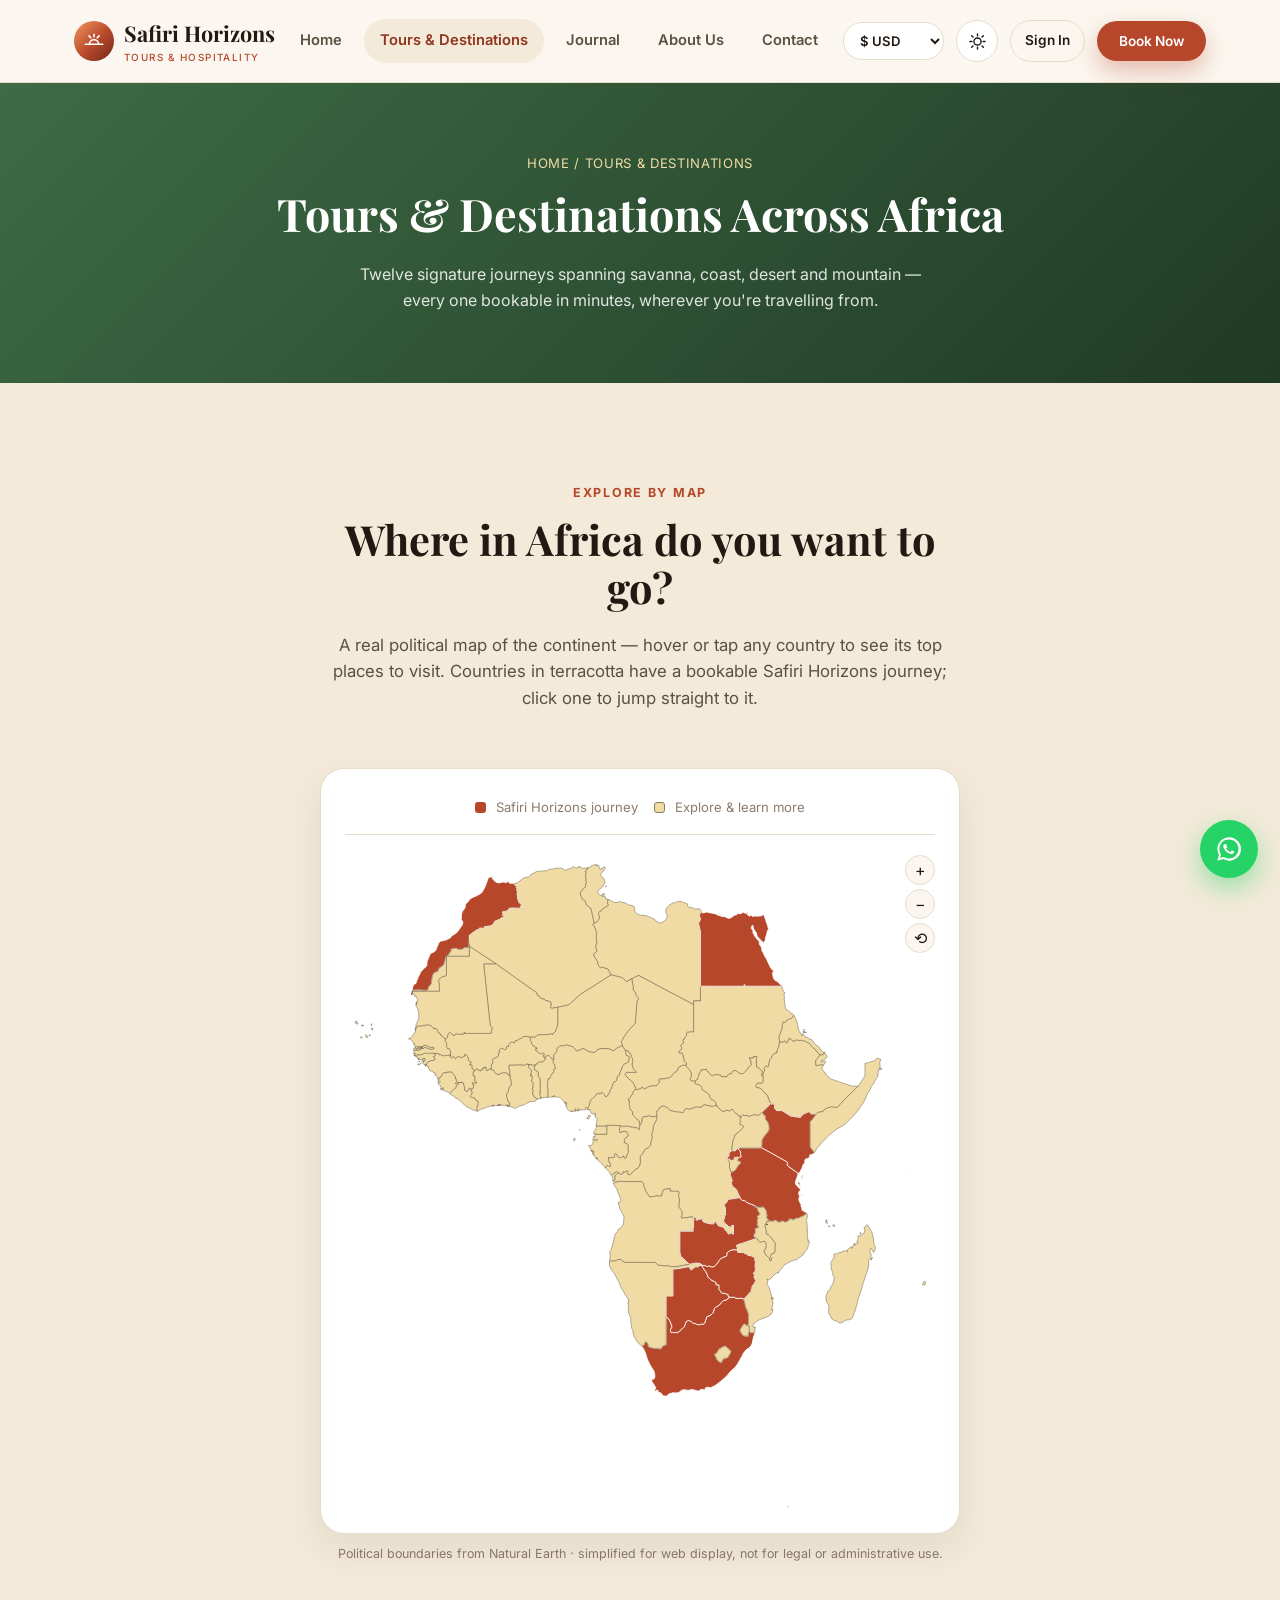
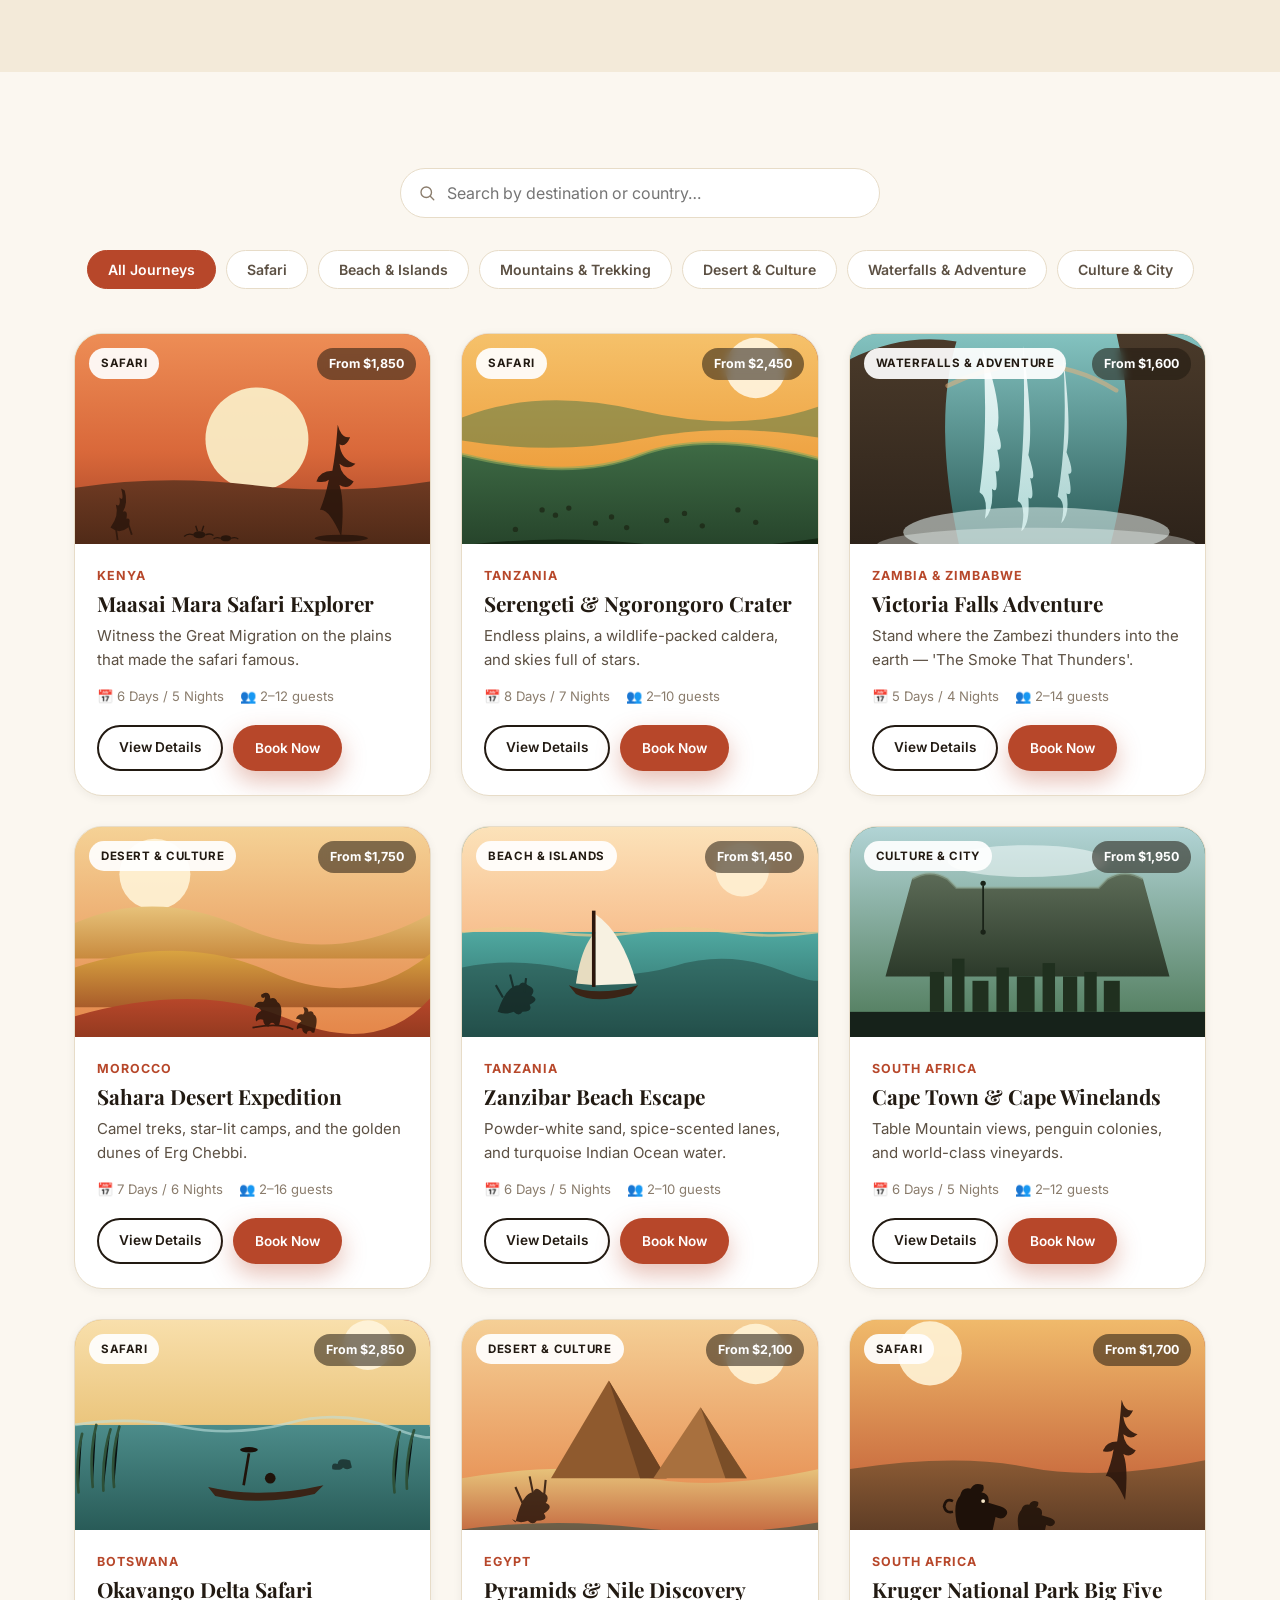
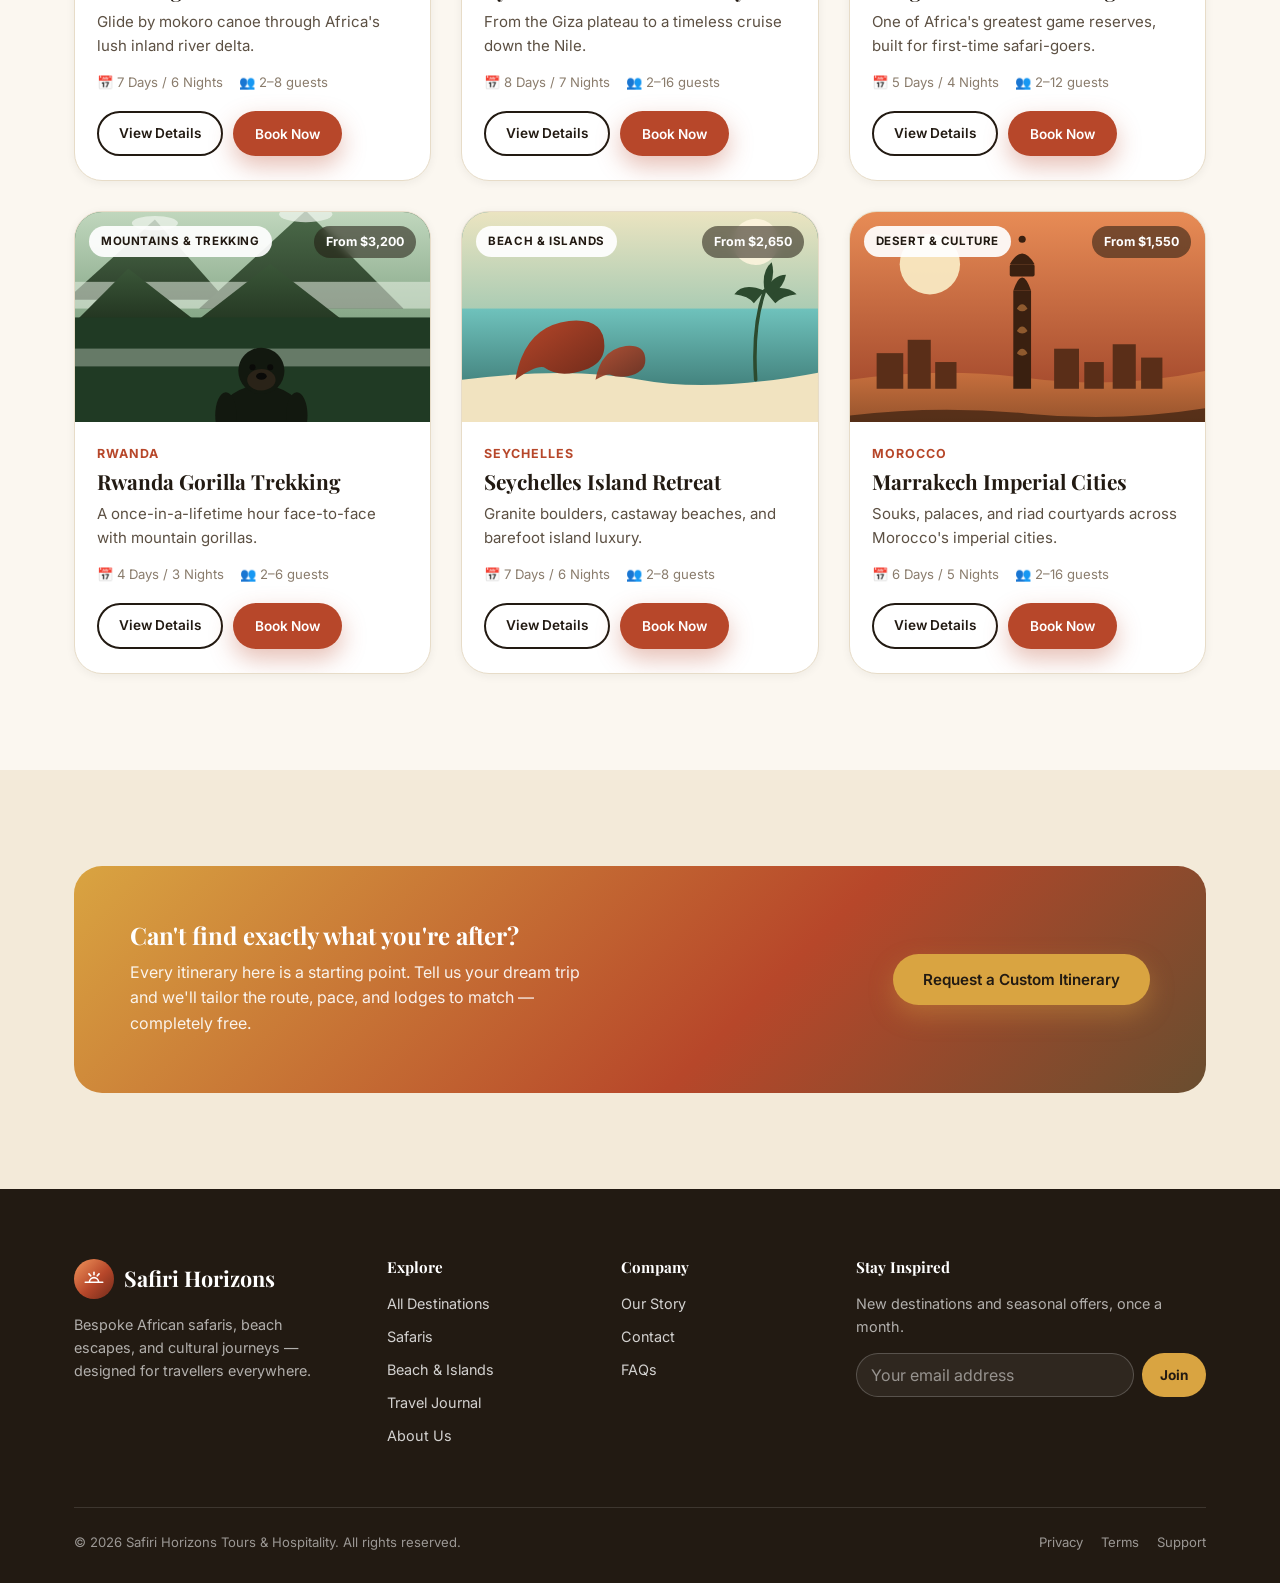
<file: tours.html>
<!DOCTYPE html>
<html lang="en">
<head>
<meta charset="UTF-8">
<meta name="viewport" content="width=device-width, initial-scale=1.0">
<title>Tours &amp; Destinations — Safiri Horizons</title>
<meta name="description" content="Browse and book handcrafted tours across Africa — safaris, beaches, deserts, mountains and more — with Safiri Horizons.">
<meta name="theme-color" content="#B7472A">
<meta name="color-scheme" content="light dark">
<link rel="icon" href="data:image/svg+xml,%3Csvg xmlns='http://www.w3.org/2000/svg' viewBox='0 0 100 100'%3E%3Ccircle cx='50' cy='50' r='48' fill='%23B7472A'/%3E%3Crect x='24' y='63' width='52' height='6' rx='3' fill='%23F1DBA5'/%3E%3Cpath d='M32,65 A18,18 0 0 1 68,65 Z' fill='%23F1DBA5'/%3E%3C/svg%3E">
<link rel="manifest" href="manifest.json">
<link rel="canonical" href="https://safirihorizons.co.ke/tours.html">
<link rel="preconnect" href="https://fonts.googleapis.com">
<link rel="preconnect" href="https://fonts.gstatic.com" crossorigin>
<link href="https://fonts.googleapis.com/css2?family=Playfair+Display:wght@600;700&family=Inter:wght@400;500;600;700&display=swap" rel="stylesheet">
<link rel="stylesheet" href="css/style.css">
<meta property="og:title" content="Tours & Destinations — Safiri Horizons">
<meta property="og:description" content="Browse and book handcrafted tours across Africa — safaris, beaches, deserts, mountains and more.">
<meta property="og:type" content="website">
</head>
<body>

<a href="#main-content" class="skip-link">Skip to main content</a>

<header class="site-header">
  <div class="container">
    <a href="index.html" class="brand">
      <span class="brand-mark">
        <svg viewBox="0 0 24 24" fill="none" stroke="#fff" stroke-width="1.8" stroke-linecap="round" stroke-linejoin="round"><path d="M2.5 15.5h19"/><path d="M7 15.5a5 5 0 0 1 10 0"/><path d="M12 7.4V4.8"/><path d="M8.4 8.5 6.5 6.4"/><path d="M15.6 8.5l1.9-2.1"/></svg>
      </span>
      <span>Safiri Horizons<small>Tours &amp; Hospitality</small></span>
    </a>
    <nav class="main-nav" id="main-nav">
      <a href="index.html">Home</a>
      <a href="tours.html" class="active">Tours &amp; Destinations</a>
      <a href="blog.html">Journal</a>
      <a href="about.html">About Us</a>
      <a href="contact.html">Contact</a>
    </nav>
    <div class="header-actions">
      <select class="currency-select" aria-label="Currency">
        <option value="USD">$ USD</option>
        <option value="EUR">€ EUR</option>
        <option value="GBP">£ GBP</option>
        <option value="KES">KSh KES</option>
      </select>
      <button type="button" class="theme-toggle" aria-label="Toggle dark mode">
        <svg class="icon-sun" viewBox="0 0 24 24" fill="none" stroke="currentColor" stroke-width="1.8" stroke-linecap="round"><circle cx="12" cy="12" r="4.5"/><path d="M12 2.5v2.4M12 19.1v2.4M4.6 4.6l1.7 1.7M17.7 17.7l1.7 1.7M2.5 12h2.4M19.1 12h2.4M4.6 19.4l1.7-1.7M17.7 6.3l1.7-1.7"/></svg>
        <svg class="icon-moon" viewBox="0 0 24 24" fill="none" stroke="currentColor" stroke-width="1.8" stroke-linecap="round" stroke-linejoin="round"><path d="M20 14.5A8.5 8.5 0 1 1 9.5 4a7 7 0 0 0 10.5 10.5Z"/></svg>
      </button>
      <a href="login.html" class="account-nav-link" id="account-nav-link" aria-label="Account">Sign In</a>
      <button type="button" class="btn btn-primary btn-sm js-book-now-generic">Book Now</button>
      <button type="button" class="nav-toggle" aria-label="Toggle navigation" aria-controls="main-nav"><span></span></button>
    </div>
  </div>
</header>

<main id="main-content">

  <section class="page-hero">
    <div class="container">
      <div class="breadcrumb">Home / Tours &amp; Destinations</div>
      <h1>Tours &amp; Destinations Across Africa</h1>
      <p>Twelve signature journeys spanning savanna, coast, desert and mountain — every one bookable in minutes, wherever you're travelling from.</p>
    </div>
  </section>

  <section class="section section-alt">
    <div class="container">
      <div class="section-head">
        <span class="kicker">Explore by Map</span>
        <h2>Where in Africa do you want to go?</h2>
        <p>A real political map of the continent — hover or tap any country to see its top places to visit. Countries in terracotta have a bookable Safiri Horizons journey; click one to jump straight to it.</p>
      </div>
      <div class="africa-map-wrap">
        <div class="map-legend">
          <span><i class="swatch swatch-tours"></i> Safiri Horizons journey</span>
          <span><i class="swatch swatch-other"></i> Explore &amp; learn more</span>
        </div>
        <div class="map-canvas">
        <div class="map-zoom-controls" role="group" aria-label="Map zoom">
          <button type="button" class="map-zoom-btn" data-zoom="in" aria-label="Zoom in">+</button>
          <button type="button" class="map-zoom-btn" data-zoom="out" aria-label="Zoom out">−</button>
          <button type="button" class="map-zoom-btn" data-zoom="reset" aria-label="Reset zoom">⟲</button>
        </div>
        <svg id="africa-map" class="africa-map" viewBox="39 -14 881 988" role="img" aria-label="Interactive political map of Africa — hover or focus a country to see top places to visit; countries with a Safiri Horizons journey are highlighted and open the tour list.">
  <path class="country" data-country="Algeria" tabindex="-1" d="M401.581,5.18L401.802,5.87L401.839,6.515L400.842,7.093L400.215,7.449L399.44,9.092L398.037,10.2L397.779,10.532L397.816,10.842L398.775,11.352L399.071,11.816L399.255,12.457L398.812,14.732L398.554,16.495L398.185,18.782L398.185,19.638L398.554,20.691L398.923,21.502L399.034,22.421L398.923,24.673L399.366,25.982L399.698,27.181L398.849,28.661L398.517,29.987L398.259,31.876L398.185,33.046L397.631,34.15L396.93,35.166L396.118,35.814L395.158,36.354L394.014,37.088L393.091,39.028L391.098,40.62L390.692,41.179L390.507,42.468L390.544,44.248L390.876,45.661L391.836,47.735L392.685,50.018L392.906,51.189L393.239,51.615L394.42,52.36L396.45,53.38L396.819,53.783L397.816,55.354L398.775,58.171L399.071,60.03L400.953,61.507L402.651,62.856L404.312,64.056L406.121,65.359L406.379,65.759L406.97,68.486L407.56,71.186L408.225,74.171L408.852,77.148L409.627,80.657L410.07,82.624L410.624,85.022L411.252,87.827L410.218,88.425L409.111,89.186L409.923,90.626L411.51,92.966L412.47,94.852L412.802,95.671L413.577,98.001L414.168,100.246L414.315,100.98L414.574,102.71L414.278,107.482L414.721,113.486L415.312,116.488L414.389,119.181L413.577,121.748L413.651,123.03L414.057,125.05L414.5,126.528L415.09,127.306L414.98,129.797L414.721,130.693L412.95,132.006L410.956,133.198L410.403,134.21L410.255,135.341L410.513,136.253L411.879,138.272L413.909,141.296L416.161,144.609L416.382,145.455L416.456,147.795L417.379,150.739L418.413,152.033L418.782,152.992L419.52,153.677L420.221,154.186L420.664,154.245L423.211,153.443L427.53,154.753L431.627,156.101L431.922,156.375L432.808,158.073L434.285,160.84L435.392,163.058L436.352,165.039L431.036,168.451L425.721,171.856L420.406,175.253L415.09,178.643L409.812,182.025L404.497,185.381L399.181,188.749L393.866,192.11L390.359,194.34L388.108,196.301L385.303,198.754L382.645,201.184L380.578,203.099L377.846,205.561L376.481,206.809L373.491,209.568L372.568,210.059L368.581,210.87L364.927,211.606L361.531,212.284L359.206,212.756L356.991,213.208L353.743,213.848L351.417,214.319L348.907,214.809L348.501,214.884L348.058,214.903L347.726,214.884L347.025,214.62L346.176,213.98L345.622,213.641L345.475,213.133L345.807,212.454L346.213,211.851L346.36,211.379L346.656,211.021L346.988,210.719L347.025,210.304L346.73,209.624L346.471,208.68L346.471,206.96L346.471,206.393L346.471,206.185L345.733,205.523L344.33,204.803L343.038,204.368L342.411,204.216L341.008,203.97L339.015,203.497L338.314,203.194L337.022,201.601L336.394,201.184L333.404,200.918L332.445,200.652L331.633,200.273L330.931,199.76L330.525,198.868L330.415,198.164L330.156,197.822L326.871,196.092L326.022,195.501L325.579,194.949L325.579,194.13L325.653,193.139L325.505,192.262L325.395,191.823L323.881,190.774L320.522,188.405L317.163,186.051L313.804,183.694L310.445,181.315L307.086,178.951L303.727,176.583L300.368,174.193L297.009,171.818L293.65,169.439L290.291,167.037L286.932,164.651L283.61,162.26L280.251,159.847L276.892,157.448L273.533,155.046L270.174,152.62L267.332,150.583L264.195,148.424L261.869,146.832L259.544,145.258L257.071,143.565L255.446,142.52L253.527,141.257L251.608,140.012L249.688,138.747L247.732,137.481L245.812,136.213L243.893,134.964L241.974,133.694L240.017,132.423L238.098,131.171L236.178,129.897L234.259,128.622L232.303,127.366L230.383,126.088L228.464,124.81L226.544,123.53L224.588,122.269L224.588,119.903L224.588,117.976L224.588,115.159L224.588,112.699L224.588,110.235L224.588,108.535L224.588,106.772L224.662,105.961L224.847,105.616L225.88,105.048L227.504,103.727L228.132,103.158L228.907,102.568L231.638,100.776L232.192,100.287L234.85,98.226L235.477,97.92L236.88,97.715L237.47,97.348L238.282,96.51L239.464,95.568L240.239,95.118L240.423,95.036L240.903,94.975L243.339,95.261L244.373,95.466L245.591,95.65L245.997,95.528L246.329,95.22L246.772,94.565L246.883,93.787L246.92,93.11L246.994,92.802L247.215,92.679L247.732,92.72L248.47,92.823L249.91,92.782L250.426,92.7L252.087,92.536L254.413,92.105L256.295,91.53L257.772,91.057L259.359,89.865L260.54,88.589L261.722,86.673L262.681,85.022L264.638,83.989L266.262,83.369L267.184,83.121L269.325,82.252L271.097,80.926L272.758,79.682L274.05,79.516L275.674,79.309L276.043,79.08L276.449,78.644L276.486,77.855L275.969,77.314L275.379,77.023L274.973,76.711L274.567,76.649L274.345,76.274L274.456,75.588L274.53,74.942L274.788,74.317L274.714,73.399L274.308,72.502L274.161,71.854L274.198,71.207L274.419,70.705L275.01,70.37L275.711,70.245L276.671,70.412L278.369,70.182L282.687,68.633L282.983,68.151L283.278,67.06L283.573,66.116L284.053,65.801L284.275,65.717L285.714,65.464L287.781,65.107L288.52,65.044L290.771,65.149L292.395,65.233L295.016,65.359L296.862,65.422L298.486,65.485L300.553,65.548L301.07,65.317L301.07,64.624L300.7,63.34L300.922,62.54L301.734,61.781L302.731,60.938L302.251,59.925L301.439,59.249L300.331,58.424L299.778,58.086L298.781,57.091L298.154,55.969L297.748,53.571L296.972,52.232L296.419,50.572L296.899,47.521L296.16,45.661L296.05,44.869L296.05,43.927L296.271,42.296L296.123,39.997L295.274,37.606L295.68,36.808L295.865,36.376L295.791,36.009L295.016,35.253L294.684,34.626L294.831,34.042L295.274,33.197L295.238,32.829L293.946,31.789L291.768,30.096L291.177,29.357L290.882,28.422L292.949,28.661L294.019,28.553L296.493,27.442L298.412,25.939L299.925,25.153L301.291,23.515L302.472,22.465L304.244,21.326L309.264,18.891L310.039,18.869L311.7,19.418L313.14,19.243L314.136,18.386L315.207,16.34L316.831,15.085L318.935,13.805L321.74,12.612L323.586,11.484L326.539,10.532L333.884,9.912L337.649,9.38L340.233,9.491L342.817,7.716L344.109,7.138L349.719,7.005L352.377,5.715L362.417,5.715L363.635,6.137L364.853,6.849L366.92,8.515L367.917,8.892L369.246,8.537L372.346,6.938L375.816,6.115L377.699,5.18L378.511,3.799L380.135,3.285L381.058,4.334L384.675,5.403L386.89,5.113L387.849,4.779L387.517,3.196L389.843,3.62L391.651,4.378L393.534,5.915L394.752,6.226L396.967,5.536Z"><title>Algeria</title></path>
  <path class="country" data-country="Dem. Rep. Congo" tabindex="-1" d="M628.921,497.543L627.149,497.813L624.602,498.209L621.76,498.658L618.844,499.108L615.928,499.558L613.197,499.972L610.687,500.35L609.948,500.566L610.317,501.663L610.133,502.798L609.653,503.68L608.878,504.779L608.509,505.211L607.697,506.058L607.032,506.653L605.703,507.663L604.818,508.24L604.818,508.763L606.257,511.198L606.922,512.967L607.18,514.557L607.18,515.46L607.106,517.34L607.069,519.564L606.958,520.451L607.364,522.044L607.291,523.275L606.294,524.67L606.036,526.03L605.556,527.879L604.854,530.438L604.375,531.782L604.67,532.654L604.891,533.253L605.15,534.035L605.667,535.235L606.294,535.926L606.626,536.235L608.62,537.727L609.432,538.455L610.723,539.894L611.646,540.86L612.938,541.078L614.488,541.443L615.374,541.716L615.965,541.589L616.15,541.242L616.113,540.532L616.039,540.003L616.186,539.584L616.703,539.311L618.069,539.275L618.66,538.911L619.139,538.82L619.139,540.404L619.139,541.917L619.139,543.758L619.139,545.875L619.139,547.61L619.139,549.455L619.139,551.595L619.139,551.833L618.918,552.309L618.401,552.474L617.663,552.071L617.626,551.632L617.441,550.845L617.109,550.443L616.666,550.315L615.928,550.516L614.895,551.101L613.566,551.595L613.049,551.888L612.126,551.851L611.13,551.577L610.391,550.937L610.17,549.949L609.542,548.962L608.656,547.5L608.213,546.916L607.623,546.24L607.032,546.167L606.368,545.966L605.962,544.981L605.593,543.74L605.371,543.248L604.965,542.628L604.412,542.245L603.157,541.753L601.422,541.06L599.281,540.185L598.247,540.149L597.066,539.985L596.365,539.584L595.959,539.238L595.479,538.037L594.814,536.617L592.932,534.926L592.489,533.054L592.12,532.781L591.455,532.945L590.939,533.181L590.754,533.671L590.237,535.362L589.942,536.144L589.758,536.344L589.351,536.599L588.687,536.836L587.69,536.945L586.325,536.908L584.627,536.654L583.704,536.454L581.194,536.181L580.493,536.053L579.459,535.671L578.721,535.308L576.322,534.508L575.214,534.617L574.697,534.053L574.218,533.781L573.553,533.253L573.258,532.527L572.852,530.965L572.963,530.129L573.258,529.204L572.926,528.95L572.483,528.95L571.855,529.276L570.748,529.458L568.718,529.857L567.98,530.093L567.167,530.257L566.577,530.42L565.027,531.31L564.51,531.419L563.587,531.092L563.144,530.62L563.587,530.075L563.772,529.403L563.476,528.097L562.996,527.48L561.631,527.045L561.114,527.009L560.892,526.265L560.523,525.595L559.748,525.468L559.379,525.395L558.973,525.595L558.752,526.138L558.715,526.555L558.013,526.882L556.611,526.809L555.208,526.501L554.211,526.41L553.547,526.483L551.074,527.517L550.262,527.644L547.567,527.571L546.054,527.353L544.946,527.317L544.208,527.644L543.249,528.405L542.436,528.805L542.067,528.768L541.846,528.442L541.514,528.006L541.44,526.864L541.034,525.613L541.292,524.96L542.067,524.471L542.363,523.511L542.104,522.044L542.104,521.03L542.326,520.433L542.03,519.004L541.218,516.725L540.111,514.882L538.671,513.455L537.749,512.083L537.306,510.783L537.453,507.663L537.896,504.905L538.229,502.726L538.155,499.072L537.158,496.698L536.937,494.146L537.49,491.415L537.601,489.548L537.232,488.597L536.974,488.453L536.641,488.364L534.205,488.274L530.92,488.148L528.041,488.112L524.94,488.077L524.423,487.718L524.202,487.09L524.202,486.462L524.829,484.525L524.756,484.364L523.648,484.328L520.658,484.65L518.665,484.955L517.41,485.063L515.232,485.583L513.867,486.695L513.424,488.095L513.461,489.243L513.387,490.087L512.759,490.967L512.243,491.972L512.243,492.511L511.947,495.188L509.917,495.548L507.887,495.548L507.407,495.53L504.897,494.883L503.974,494.883L503.162,495.224L501.612,495.548L500.172,495.781L498.696,496.59L498.29,496.662L497.293,496.249L495.927,496.285L494.525,496.482L493.897,496.572L493.454,496.321L492.162,494.325L490.465,491.649L489.542,489.961L489.173,489.53L488.582,488.956L487.77,487.861L487.438,486.821L487.585,485.834L487.106,484.525L486.035,482.858L485.297,481.263L484.965,479.74L484.891,478.45L485.038,477.376L484.854,476.57L484.263,476.069L483.931,475.406L483.673,475.138L483.193,474.529L482.122,473.849L480.904,473.492L478.321,473.492L474.888,473.474L471.787,473.527L468.354,473.581L464.885,473.635L463.925,473.742L461.267,473.778L459.126,473.599L458.351,473.492L456.949,473.402L454.771,473.384L453.59,473.456L450.747,473.456L450.489,473.474L450.046,473.67L448.828,473.402L447.647,473.492L446.945,473.187L445.506,473.384L444.805,473.617L443.66,474.476L441.962,474.923L441.335,474.887L440.892,474.744L439.895,473.796L439.157,472.901L438.862,472.4L439.305,472.275L440.633,472.078L441.63,471.989L441.852,471.738L441.999,468.948L442.036,466.106L441.667,465.731L441.335,465.516L441.298,465.32L441.815,464.962L442.553,464.551L442.774,464.355L443.586,463.605L445.174,461.872L446.392,461.443L447.499,460.997L447.684,460.818L447.831,460.479L448.348,460.515L448.496,460.675L448.754,461.032L449.197,461.55L449.972,462.158L450.784,462.819L451.19,462.908L451.818,462.568L452.593,462.068L453.7,461.711L453.959,461.372L454.106,460.657L454.18,459.872L454.291,458.961L454.512,458.836L454.918,458.747L455.657,459.015L455.989,459.283L456.579,459.283L456.949,459.033L457.65,458.586L458.573,458.408L459.495,457.979L460.418,457.426L460.861,457.372L461.304,458.086L461.71,458.604L461.784,458.908L461.378,459.515L460.935,460.318L461.304,461.3L461.415,462.265L461.378,462.836L461.71,463.069L461.932,463.194L462.264,463.051L462.891,463.087L463.666,463.39L464.442,463.354L465.18,462.997L466.546,461.55L468.539,459.033L470.163,457.462L471.492,456.819L472.378,456.052L472.821,455.195L473.596,454.606L475.183,454.142L476.364,453.625L477.582,451.894L479.206,448.791L479.649,446.01L479.908,444.334L479.76,438.525L479.649,436.618L479.908,435.585L480.498,434.873L482.122,433.359L483.23,432.112L484.079,430.67L485.703,427.358L486.404,426.29L486.7,425.827L487.696,424.936L489.062,424.171L490.797,423.494L493.491,421.198L495.669,418.884L495.374,416.089L495.854,413.793L497.035,410.838L497.441,407.741L497.035,404.466L497.182,401.778L498.327,398.662L498.807,397.505L498.954,395.617L498.917,392.607L500.357,388.475L501.723,386.016L503.236,383.254L503.79,381.578L504.565,379.35L504.454,377.567L504.306,375.498L504.676,372.679L504.565,371.002L504.011,369.557L504.27,368.646L505.377,368.271L506.706,366.825L509.142,363.039L511.763,361.181L513.571,360.609L515.491,360.662L516.709,361.002L517.299,361.592L518.739,362.485L521.028,363.664L522.726,365.147L523.685,366.629L524.423,367.45L525.346,367.718L526.823,367.611L528.484,367.95L530.256,368.789L531.326,369.092L531.695,368.878L532.544,369.003L534.464,369.681L536.014,369.307L538.265,369.592L543.544,370.806L543.802,370.61L543.95,370.556L544.393,370.074L545.537,367.629L546.497,366.111L546.94,365.557L548.084,364.754L549.376,364.557L550.668,364.629L551.701,364.968L552.661,365.379L553.732,365.379L554.839,364.986L556.463,364.271L558.161,363.807L559.637,363.289L562.037,362.396L562.996,361.985L564.214,361.806L567.573,362.628L569.751,362.092L570.637,362.253L572.52,361.663L572.889,361.27L574.07,359.286L575.362,358.696L577.281,359L578.389,359.304L582.006,360.162L586.694,361.038L588.096,361.181L588.65,361.27L589.13,361.145L590.68,360.019L591.197,359.858L591.64,359.876L594.593,360.788L594.962,361.52L595.516,362.253L597.288,363.503L597.841,364.2L598.284,364.968L598.543,365.575L599.096,366.057L599.871,366.361L600.536,366.736L600.942,367.272L601.532,367.843L602.714,368.593L603.267,368.61L603.932,368.718L604.485,368.932L605.113,368.86L606.109,368.361L607.291,367.522L608.177,367.004L610.354,367.2L611.572,367.611L612.532,368.218L613.27,368.164L614.931,367.075L615.78,365.915L616.629,365.665L617.921,366.165L618.992,367.254L619.915,368.843L620.542,369.449L621.465,370.378L623.237,372.394L625.562,373.393L626.448,373.893L626.743,374.392L626.928,375.052L626.965,375.766L627.26,376.069L627.888,375.962L628.404,375.855L628.995,376.069L629.401,376.586L629.622,376.996L629.844,377.442L630.398,377.71L630.545,378.28L630.139,378.958L629.733,379.564L629.216,380.794L628.958,382.042L629.29,382.452L629.659,382.808L629.844,383.165L629.955,383.575L629.918,384.038L629.143,385.784L628.7,387.299L628.7,388.065L629.733,388.635L631.099,388.599L631.542,388.956L631.948,389.508L632.317,389.775L632.908,389.775L633.314,389.971L633.461,390.345L633.904,390.773L634.31,391.236L634.126,391.824L634.089,392.287L633.129,393.534L630.914,395.991L626.153,400.549L626.116,400.549L624.529,401.101L623.68,401.938L623.126,403.273L621.723,404.395L620.653,404.84L620.542,405.124L620.468,406.335L620.579,408.133L620.062,408.952L619.324,410.554L618.955,411.55L618.66,411.746L618.327,412.245L618.143,413.864L617.995,414.416L617.478,417.78L617.626,418.742L617.22,420.344L617.183,421.269L617.035,422.337L616.74,423.263L616.777,424.741L616.925,427.162L616.888,427.482L616.482,427.696L615.78,428.301L615.116,428.711L614.599,428.818L613.713,429.868L613.012,430.883L612.458,431.863L612.311,432.326L612.421,433.608L612.495,435.104L612.348,435.763L612.089,436.155L610.871,436.975L610.096,437.563L609.727,437.865L609.505,438.346L609.875,439.451L609.911,440.271L610.17,440.752L611.13,441.144L611.13,441.536L611.166,441.964L611.646,442.498L612.569,443.568L613.27,444.566L613.307,445.439L613.16,446.901L613.123,447.757L613.197,448.898L613.197,451.056L613.16,452.59L613.27,453.375L614.378,455.266L614.858,457.372L615.116,458.908L615.116,459.408L614.747,461.175L614.304,462.89L614.304,463.533L614.488,464.409L615.301,466.392L615.854,467.84L616.15,468.716L616.556,469.717L617.072,471.273L617.22,472.024L617.109,472.579L616.002,474.529L615.891,475.138L616.186,476.659L616.519,478.11L617.035,478.952L618.254,481.245L619.176,482.015L620.837,483.162L622.314,484.328L622.904,484.919L623.421,485.583L624.455,487.305L625.082,488.705L625.414,489.961L626.226,491.685L626.965,493.283L627.924,495.242L628.626,496.626Z"><title>Dem. Rep. Congo</title></path>
  <path class="country" data-country="Libya" tabindex="-1" d="M411.252,87.827L412.47,87.209L414.205,86.488L415.09,85.951L415.496,85.497L416.788,83.659L417.453,82.645L418.376,81.237L418.782,80.263L418.819,79.35L418.671,78.27L417.933,75.65L417.342,73.086L417.822,72.105L418.191,71.625L419.003,70.433L419.298,70.182L421.033,69.805L421.735,69.01L422.288,68.004L422.399,67.48L423.174,66.913L424.097,66.368L424.651,65.654L426.459,64.54L428.157,63.509L430.077,62.435L431.59,61.613L431.922,60.896L431.885,60.262L431.073,58.826L431.073,57.134L431.147,55.714L431.221,54.887L431.59,52.572L431.59,52.232L433.177,53.019L434.764,53.316L439.563,56.202L441.039,56.562L444.398,56.901L448.348,55.714L449.825,55.502L452.445,56.604L453.59,56.922L455.509,57.007L458.794,58.001L459.606,58.361L461.526,59.946L462.448,60.431L469.24,61.887L470.163,62.856L471.123,64.687L471.16,66.976L471.676,68.633L472.525,70.767L473.559,72.272L474.666,73.545L475.958,74.317L478.948,75.483L482.307,75.921L485.703,76.087L491.535,77.668L496.444,79.516L497.662,80.429L500.135,81.32L505.082,85.621L507.813,87.106L509.733,87.395L511.43,87.127L514.494,85.642L515.749,84.754L518.85,81.03L519.846,79.08L520.252,77.709L520.142,76.316L519.773,75.046L518.924,73.733L518.296,71.98L517.964,68.821L518.444,66.64L519.034,65.317L519.957,63.972L522.504,61.402L525.088,59.587L529.591,57.197L532.212,57.176L533.319,56.922L535.46,55.227L536.346,55.163L537.564,55.587L541.145,55.46L542.695,55.926L544.577,56.985L546.94,57.642L548.601,58.276L550.373,59.122L550.779,61.191L550.594,61.802L550.557,62.603L552.403,64.035L557.644,64.708L558.678,65.086L560.117,66.179L561.04,66.514L564.621,66.661L566.724,66.431L568.718,66.808L569.456,67.186L570.231,68.025L571.154,70.098L571.523,70.788L571.117,71.123L570.563,71.854L570.194,72.481L569.235,73.524L568.459,74.629L568.533,76.274L568.718,77.917L569.235,79.537L569.714,81.32L569.567,82.479L569.161,83.927L568.718,85.126L567.167,87.58L566.909,88.157L567.02,89.001L567.943,91.899L568.016,92.802L568.607,95.63L569.124,97.92L569.677,99.695L569.751,100.205L569.751,102.832L569.751,105.454L569.751,108.09L569.751,110.7L569.751,113.305L569.751,115.924L569.751,118.518L569.751,121.107L569.751,123.71L569.751,126.288L569.751,128.861L569.751,131.449L569.751,134.012L569.751,136.59L569.751,139.143L569.751,141.691L569.751,144.254L569.751,146.793L569.751,149.327L569.751,151.876L569.751,154.401L569.751,156.921L569.751,159.457L569.751,161.969L569.751,164.476L569.751,166.998L569.751,169.497L569.751,172.011L569.751,174.501L569.751,176.988L569.751,179.489L569.751,181.968L569.751,187.468L569.751,192.949L569.751,198.412L569.751,203.857L569.714,203.876L569.677,203.895L569.677,203.913L569.641,203.932L567.094,203.932L564.584,203.932L562.037,203.932L559.527,203.932L559.527,205.296L559.527,206.658L559.527,208.019L559.527,209.379L554.617,206.79L549.671,204.216L544.762,201.639L539.853,199.057L534.943,196.453L530.034,193.864L525.125,191.27L520.216,188.653L515.306,186.051L510.397,183.445L505.488,180.835L500.578,178.2L495.669,175.581L490.76,172.957L485.814,170.31L480.904,167.677L477.508,165.854L473.854,167.638L471.012,169.032L467.21,170.87L462.891,173.247L459.532,175.061L459.385,175.061L459.237,175.003L455.767,171.914L453.073,169.497L451.855,168.819L446.761,167.58L441.704,166.339L436.352,165.039L435.392,163.058L434.285,160.84L432.808,158.073L431.922,156.375L431.627,156.101L427.53,154.753L423.211,153.443L420.664,154.245L420.221,154.186L419.52,153.677L418.782,152.992L418.413,152.033L417.379,150.739L416.456,147.795L416.382,145.455L416.161,144.609L413.909,141.296L411.879,138.272L410.513,136.253L410.255,135.341L410.403,134.21L410.956,133.198L412.95,132.006L414.721,130.693L414.98,129.797L415.09,127.306L414.5,126.528L414.057,125.05L413.651,123.03L413.577,121.748L414.389,119.181L415.312,116.488L414.721,113.486L414.278,107.482L414.574,102.71L414.315,100.98L414.168,100.246L413.577,98.001L412.802,95.671L412.47,94.852L411.51,92.966L409.923,90.626L409.111,89.186L410.218,88.425Z"><title>Libya</title></path>
  <path class="country" data-country="Sudan" tabindex="-1" d="M663.065,315.79L663.028,315.79L661.145,315.79L661.108,315.772L661.071,315.735L661.034,315.699L660.997,315.627L660.924,315.32L660.887,314.869L660.961,314.075L661.182,313.136L661.846,311.799L661.846,311.691L661.883,311.637L661.883,311.565L661.81,311.33L661.736,311.113L661.699,310.806L661.81,310.119L661.81,309.902L661.81,309.631L661.736,309.45L661.293,308.293L661.145,308.112L656.716,304.457L655.904,303.461L655.793,303.388L655.682,303.334L653.431,302.501L653.32,302.41L653.357,302.301L653.394,302.138L653.689,301.649L653.726,301.522L653.763,301.323L652.729,293.574L652.729,293.429L652.803,293.32L652.84,293.265L652.951,293.102L653.098,292.92L653.209,292.629L653.246,292.52L653.394,291.12L653.394,289.92L653.984,287.881L654.021,287.026L649.149,286.953L649.112,287.007L649.112,287.062L649.112,287.117L649.112,287.189L649.112,287.317L649.075,287.572L649.075,287.699L649.075,287.845L649.149,288.318L649.296,288.682L649.296,288.81L649.296,288.937L649.296,289.192L642.468,289.228L645.162,292.284L645.199,292.338L645.273,292.502L645.273,292.629L645.31,293.701L645.199,295.391L645.199,296.48L645.384,297.188L646.085,298.567L646.048,298.839L645.901,299.165L641.065,303.28L640.917,303.479L640.253,305.199L639.625,306.194L639.33,306.484L638.186,307.895L633.793,312.287L633.055,312.576L630.877,312.703L629.696,312.721L629.585,312.757L629.401,312.829L629.253,312.955L629.106,313.028L628.995,312.991L628.81,312.865L626.116,310.408L621.28,307.298L620.8,307.587L618.069,308.926L617.515,309.269L617.183,309.522L617.183,311.004L616.703,311.763L615.817,312.594L613.455,313.118L612.237,313.569L610.982,314.255L610.76,314.418L610.281,314.887L609.321,315.826L609.247,316.547L609.395,317.197L601.237,317.179L600.683,316.656L599.539,314.364L599.502,314.328L598.69,314.472L591.234,314.201L590.164,314.454L588.06,315.393L586.989,315.555L585.882,315.122L581.969,310.553L581.12,309.992L580.788,309.703L580.234,308.908L579.385,308.419L579.127,308.076L579.016,307.587L579.053,306.592L578.758,305.959L578.167,305.814L572.889,306.882L572.151,306.755L571.043,306.936L570.637,307.135L570.194,307.732L570.12,308.365L570.12,308.998L570.01,309.613L569.604,310.3L568.09,311.854L567.758,312.54L567.832,314.237L567.721,315.104L567.5,315.501L566.872,316.169L566.614,316.547L566.503,317.071L566.466,318.207L566.355,318.73L565.543,320.046L565.359,320.514L565.285,321.469L565.174,321.758L562.775,322.514L561.889,323.001L561.372,323.739L561.225,324.063L560.191,323.793L558.899,323.595L556.426,323.361L555.429,323.019L554.987,322.496L555.134,321.181L554.876,320.893L554.47,320.659L554.211,320.082L554.248,319.397L555.577,317.864L555.835,317.053L556.057,314.201L556.205,313.208L556.094,312.034L555.06,309.884L554.138,308.383L552.661,306.158L552.07,305.416L549.081,302.356L548.748,301.903L548.01,300.598L548.379,299.456L548.822,297.75L548.859,296.97L548.675,296.153L547.899,295.554L547.235,295.481L546.94,295.173L546.349,294.719L545.795,294.374L545.279,293.701L544.91,292.756L545.168,289.41L544.983,288.955L544.245,288.828L544.061,288.591L544.098,287.936L543.655,286.024L543.212,284.438L543.47,283.563L542.806,282.359L541.587,281.848L540.443,282.013L539.225,282.25L538.487,282.177L537.97,281.958L537.601,281.52L537.416,281.009L537.601,280.224L538.265,278.781L539.114,277.612L540.812,276.533L541.292,275.966L541.551,275.326L541.587,274.594L541.477,273.826L541.292,273.13L540.775,272.196L540.296,271.097L540.296,270.364L540.517,269.833L540.997,269.191L541.883,268.476L542.104,268.329L542.695,267.944L543.175,267.668L544.43,266.898L544.725,266.549L544.614,266.108L544.319,265.741L543.802,265.245L543.728,264.639L543.581,263.591L543.322,262.911L543.138,262.433L543.47,262.065L543.987,261.55L544.651,261.238L545.685,260.962L546.091,260.612L546.201,259.912L546.165,259.231L546.534,258.734L547.05,257.684L547.42,257.186L548.084,256.633L548.785,255.933L549.081,255.139L549.154,254.346L548.785,252.001L549.56,251.003L550.557,250.19L551.96,250.245L554.174,250.079L555.651,249.728L556.721,249.746L559.158,250.19L559.342,250.079L559.416,249.986L559.527,249.358L559.527,247.785L559.527,243.022L559.527,238.249L559.527,233.464L559.527,228.668L559.527,223.86L559.527,219.039L559.527,214.225L559.527,209.379L559.527,208.019L559.527,206.658L559.527,205.296L559.527,203.932L562.037,203.932L564.584,203.932L567.094,203.932L569.641,203.932L569.677,203.913L569.677,203.895L569.714,203.876L569.751,203.857L569.751,198.412L569.751,192.949L569.751,187.468L569.751,181.968L573.701,181.968L577.614,181.968L581.526,181.968L585.439,181.968L589.351,181.968L593.264,181.968L597.177,181.968L601.089,181.968L605.002,181.968L608.952,181.968L612.864,181.968L616.777,181.968L620.69,181.968L624.602,181.968L628.515,181.987L632.428,181.987L633.646,181.987L634.163,181.891L635.159,179.835L635.602,179.681L636.23,179.797L636.488,180.277L636.267,180.988L635.934,181.968L637.854,181.968L641.213,181.968L644.572,181.968L647.968,181.968L651.327,181.968L654.686,181.968L658.045,181.968L661.404,181.968L664.762,181.968L668.121,181.968L671.517,181.968L674.876,181.968L678.235,181.968L681.594,181.968L684.953,181.968L688.312,181.968L691.671,181.948L691.819,184.48L692.262,186.492L693.849,189.36L695.178,190.907L695.658,191.747L695.695,192.148L695.658,192.51L695.252,192.09L694.55,191.804L694.44,193.139L694.624,194.092L694.772,195.882L695.326,197.803L694.92,199.57L694.993,202.568L695.695,206.166L695.547,208.435L696.728,213.773L697.836,216.709L698.463,217.442L699.164,217.818L700.493,218.081L702.45,219.565L704.037,221.16L704.59,221.986L705.329,222.885L705.845,222.717L706.178,222.492L706.657,223.223L709.131,224.796L709.5,225.526L708.614,226.237L707.58,227.472L707.322,227.958L707.211,228.257L707.1,228.631L706.805,228.986L706.215,229.49L705.993,229.714L705.845,230.05L705.513,230.274L705.107,230.293L704.775,230.442L704.258,230.666L703.52,230.554L702.745,230.778L702.45,231.04L701.859,231.282L701.231,231.338L701.047,231.413L700.456,231.823L699.755,232.383L698.906,232.737L698.611,232.849L698.242,233.241L697.651,235.16L697.208,235.663L696.507,235.718L695.547,235.718L694.735,235.886L693.628,235.663L693.111,235.7L692.963,236.109L692.742,237.765L692.779,238.472L692.336,239.309L691.856,240.349L692.04,242.113L692.114,243.857L691.228,246.489L691.081,247.081L690.195,249.173L689.715,249.931L688.571,253.811L688.091,255.01L687.131,256.264L687.353,258.292L687.574,260.465L687.796,262.488L688.128,265.539L687.316,268.384L687.353,269.924L686.762,272.196L686.319,273.258L685.913,273.881L685.544,274.521L684.916,275.948L684.4,277.813L684.141,279.731L684.141,280.845L684.031,281.356L683.846,281.666L682.628,281.885L680.93,282.104L680.007,282.359L679.38,282.761L678.604,283.654L677.128,286.151L676.316,287.663L675.098,289.756L673.658,291.229L673.363,291.938L673.105,293.265L672.588,295.373L672.108,296.879L672.182,298.077L671.739,300.163L671.813,301.178L671.296,301.74L670.631,302.283L670.152,302.41L669.155,301.794L668.417,301.178L668.121,301.015L667.457,301.395L666.682,301.975L665.759,303.334L665.058,304.692L665.464,307.569L665.427,308.202L665.242,308.89L664.135,311.041L663.877,311.709L663.471,313.01L663.065,315.248Z"><title>Sudan</title></path>
  <path class="country has-tours" data-country="South Africa" tabindex="0" d="M614.71,646.723L614.858,646.704L617.774,646.185L620.247,646.608L623.2,647.8L625.968,648.223L628.515,647.877L630.619,647.8L632.243,647.973L633.498,648.397L634.421,649.032L634.495,649.61L634.569,649.879L635.048,651.421L635.787,653.717L636.267,655.863L636.931,658.786L636.931,660.414L637.079,661.054L637.669,661.85L638.407,663.21L638.666,663.968L638.924,664.552L639.699,665.642L640.29,667.297L640.807,669.501L641.25,670.556L641.397,671.083L641.582,672.041L641.582,674.037L641.582,676.35L641.582,678.961L641.619,681.105L641.545,682.188L641.582,685.284L640.917,686.904L640.991,688.169L641.213,689L640.954,689.119L640.438,689.278L638.038,687.971L635.75,686.587L635.418,686.548L634.938,686.686L633.609,687.694L632.391,689.258L631.837,690.605L630.914,691.973L629.475,694.197L629.327,694.694L629.29,696.505L629.364,698.238L629.512,698.477L630.287,698.557L630.84,699.973L632.132,702.231L634.31,703.692L636.303,704.353L639.109,704.513L641.323,704.473L641.176,702.931L641.397,700.493L641.693,698.836L641.988,698.776L642.578,698.916L642.911,699.095L643.797,699.016L645.347,699.355L646.639,699.315L647.783,699.275L649.702,699.215L650.81,699.215L650.441,701.871L648.964,706.036L648.484,707.943L647.229,714.811L645.605,718.29L644.682,719.729L642.025,722.286L641.287,722.794L640.622,723.14L639.478,723.425L634.938,728.602L633.24,731.117L631.726,734.766L630.25,736.78L628.035,741.107L626.079,744.436L624.196,747.483L620.948,751.705L619.509,752.935L618.512,753.478L615.928,755.943L612.274,759.903L609.505,763.435L605.334,767.443L602.935,769.22L599.281,772.697L598.284,773.207L594.187,776.441L591.271,778.425L586.509,780.712L584.627,781.354L580.124,780.755L578.241,781.076L576.654,782.468L576.506,784.463L575.842,784.764L574.845,784.678L571.708,783.84L570.01,783.991L569.013,785.064L568.201,786.419L565.839,786.483L561.594,785.086L556.611,784.227L555.466,784.141L553.067,785.172L552.218,785.322L548.711,785.107L546.755,784.441L544.873,784.441L543.47,785L541.735,785.172L537.047,788.939L534.611,788.939L532.544,789.392L531.511,789.37L529.554,788.853L528.853,788.874L527.746,789.111L526.638,789.78L524.128,790.061L523.168,790.644L518.924,794.084L517.964,793.954L517.152,793.716L514.974,793.694L512.464,791.833L511.504,791.962L511.763,791.4L511.837,790.428L511.32,789.737L510.951,789.435L509.991,789.5L509.474,788.659L507.961,788.594L507.444,788.788L506.706,788.831L506.669,787.99L506.706,787.473L506.669,786.655L506.484,785.666L505.894,785.344L505.451,785.215L504.417,785.279L503.679,785.387L503.31,785.688L502.941,786.397L502.941,788.615L502.387,787.99L501.796,786.655L501.612,785.236L501.833,783.561L502.978,782.939L502.867,781.804L502.645,780.84L501.354,778.339L500.874,777.187L499.803,776.42L498.954,774.567L498.105,773.887L497.773,772.591L496.961,771.551L496.666,769.918L497.109,768.987L497.847,768.479L498.585,769.283L499.471,768.966L500.763,767.781L501.538,765.986L501.575,763.14L501.39,761.352L500.357,756.759L499.877,755.713L497.552,752.435L494.894,748.065L491.498,741.231L489.874,737.13L487.438,728.908L485.26,724.279L482.602,719.972L482.27,719.688L482.676,719.161L484.116,718.168L484.743,717.905L485.112,718.027L485.445,717.763L485.777,717.096L485.851,716.468L485.998,715.579L486.33,715.033L486.663,713.983L487.253,713.297L488.508,712.854L489.468,713.459L489.874,714.044L490.058,714.811L490.465,715.175L491.129,715.155L491.609,715.64L491.904,716.61L491.83,717.318L491.461,717.763L491.498,718.33L492.015,719.04L492.199,719.729L492.532,720.642L494.266,721.149L495.115,721.454L496.555,721.555L497.958,721.961L499.25,722.652L501.39,722.835L504.343,722.469L506.78,722.632L508.699,723.323L510.102,723.445L510.988,723.018L511.357,722.388L511.246,721.555L511.652,721.047L512.612,720.824L513.387,720.195L513.977,719.181L515.343,718.371L517.447,717.723L518.518,717.743L518.518,716.104L518.518,710.939L518.518,705.796L518.518,700.652L518.518,695.549L518.518,690.466L518.518,685.402L518.518,680.357L518.518,675.605L518.997,675.938L522.246,678.45L523.132,679.787L523.538,680.633L524.94,683.686L525.974,686.449L526.823,688.525L526.897,689.476L527.007,690.407L527.155,690.863L527.044,691.358L526.454,692.489L525.863,693.363L525.125,694.555L525.051,696.126L525.272,697.979L525.715,698.896L526.306,699.195L527.635,698.736L528.484,698.876L529.665,699.235L533.615,699.016L534.094,699.135L535.571,699.255L536.088,699.115L536.531,698.716L537.047,697.6L537.49,697.242L538.339,697.062L539.336,696.764L540.148,696.107L541.44,693.919L544.024,691.973L544.836,691.517L545.353,691.001L545.759,690.288L546.681,687.853L547.383,685.817L547.604,684.869L548.232,683.311L548.97,682.326L549.671,681.794L550.04,681.656L551,681.4L552.181,681.144L553.436,681.42L554.802,682.03L556.352,683.035L557.903,684.297L558.641,684.928L559.416,685.225L560.782,685.323L561.704,685.304L563.107,686.548L563.808,686.627L565.433,687.002L567.389,687.398L568.644,687.358L569.973,686.686L570.932,686.647L572.151,686.706L573.516,686.508L574.513,686.232L575.288,685.639L575.952,684.988L576.728,683.074L577.171,681.538L577.872,679.787L578.721,677.39L579.016,675.722L579.311,675.272L580.53,674.762L581.563,674.409L584.295,673.763L584.848,673.411L585.365,672.628L586.546,671.298L588.023,670.185L588.798,669.56L590.164,664.202L590.348,663.541L591.345,662.122L591.972,661.52L592.378,661.52L592.932,661.132L593.67,660.414L594.556,659.949L595.59,659.774L596.254,659.29L596.549,658.495L597.066,658.108L597.841,658.127L598.247,657.875L598.358,657.333L598.801,656.869L599.613,656.501L600.019,656.056L600.056,655.534L601.016,654.258L602.898,652.27L604.633,651.151L606.294,650.92L607.844,650.515L609.321,649.899L610.428,648.955L611.13,647.666L612.311,646.935ZM608.287,737.15L609.948,736.41L610.723,735.937L611.277,735.567L611.978,734.992L612.237,733.596L612.421,732.407L612.975,731.834L613.529,731.445L614.009,730.83L614.562,729.358L614.931,727.928L615.005,727.336L614.784,726.724L614.415,726.092L614.082,725.216L613.64,725.094L612.791,724.605L611.572,723.628L610.502,722.774L609.505,721.535L609.099,721.352L608.14,720.5L607.697,720.033L607.401,719.465L607.143,719.262L606.7,719.425L605.556,719.668L603.12,720.662L601.606,721.596L600.314,722.673L598.985,723.099L598.026,723.465L597.251,724.707L596.512,725.888L595.885,726.928L595.516,727.418L595.184,727.724L594.814,728.398L594.15,729.521L593.486,730.278L592.6,730.687L591.455,731.219L591.049,731.526L591.013,731.977L591.419,733.043L591.825,734.048L592.452,735.259L592.932,736.122L593.67,737.192L594.113,737.83L594.076,738.88L594.224,739.251L594.445,739.684L594.667,739.807L594.888,739.952L595.516,740.261L595.663,740.468L596.106,740.818L596.512,741.479L597.324,742.388L598.21,743.07L599.724,743.36L600.905,743.567L601.311,743.443L601.717,742.884L602.049,742.181L602.16,741.293L602.529,740.818L603.969,738.53L604.744,737.685L605.224,737.644L605.851,737.48L606.626,737.397L607.217,737.48L607.364,737.438ZM701.785,959.713L701.342,960L699.275,959.739L699.054,959.166L699.681,958.28L700.013,957.916L701.084,958.098L701.97,958.827L702.117,959.062Z"><title>South Africa</title></path>
  <path class="country" data-country="Mali" tabindex="-1" d="M196.867,285.058L196.941,284.274L196.24,283.727L196.24,283.454L196.314,282.706L196.609,281.155L196.572,280.571L196.867,279.402L196.387,278.891L196.314,278.507L195.797,277.886L195.243,277.009L195.096,276.296L194.874,275.747L194.357,274.905L193.951,274.777L193.065,274.649L192.918,274.924L192.622,275.345L192.327,275.473L191.847,274.96L191.663,274.521L191.663,274.119L191.035,273.423L190.039,272.123L190.149,271.061L190.777,270.492L190.961,270.053L190.998,269.576L190.74,268.989L190.408,268.512L190.482,267.485L190.408,266.071L189.891,265.355L189.448,264.841L188.821,264.271L188.267,263.408L188.488,262.212L188.673,261.403L187.713,259.692L189.522,260.373L189.78,260.133L190.371,259.728L191.22,258.863L191.921,257.721L192.216,256.283L192.364,255.066L192.659,254.014L193.065,253.146L193.914,252.223L194.726,251.576L195.686,250.892L196.203,251.022L197.089,251.964L199.119,253.848L200.78,255.287L201.371,256.062L201.924,256.062L202.736,254.678L203.585,253.46L203.954,253.165L205.099,253.035L206.058,252.98L206.87,253.017L208.421,253.238L209.122,253.46L209.786,253.589L211.706,253.7L213.625,253.405L215.434,253.017L216.763,252.795L216.837,252.223L216.763,251.558L216.984,251.04L217.39,250.56L217.759,250.467L217.907,252.075L218.35,252.315L219.531,252.389L221.488,252.389L223.592,252.389L225.659,252.389L227.763,252.389L229.867,252.389L231.934,252.389L234.038,252.389L236.142,252.389L238.209,252.389L240.313,252.389L242.417,252.389L244.484,252.389L246.588,252.389L248.692,252.389L250.759,252.389L252.863,252.389L254.967,252.389L257.108,252.389L257.698,249.265L258.252,246.396L258.695,244.005L257.144,242.299L255.926,240.943L255.631,238.36L255.336,235.7L255.077,233.036L254.782,230.368L254.487,227.677L254.191,225.002L253.896,222.323L253.601,219.64L253.306,216.953L253.01,214.244L252.715,211.549L252.42,208.85L252.124,206.147L251.866,203.421L251.571,200.709L251.275,197.993L250.98,195.273L250.685,192.529L250.39,189.8L250.094,187.066L249.799,184.327L249.504,181.564L249.208,178.816L248.913,176.063L248.655,173.305L248.359,170.522L248.064,167.754L247.769,164.981L247.474,162.202L247.178,159.418L246.883,156.609L246.588,153.814L246.292,151.014L246.034,148.444L249.171,148.424L252.53,148.424L255.816,148.424L260.614,148.424L264.195,148.424L267.332,150.583L270.174,152.62L273.533,155.046L276.892,157.448L280.251,159.847L283.61,162.26L286.932,164.651L290.291,167.037L293.65,169.439L297.009,171.818L300.368,174.193L303.727,176.583L307.086,178.951L310.445,181.315L313.804,183.694L317.163,186.051L320.522,188.405L323.881,190.774L325.395,191.823L325.505,192.262L325.653,193.139L325.579,194.13L325.579,194.949L326.022,195.501L326.871,196.092L330.156,197.822L330.415,198.164L330.525,198.868L330.931,199.76L331.633,200.273L332.445,200.652L333.404,200.918L336.394,201.184L337.022,201.601L338.314,203.194L339.015,203.497L341.008,203.97L342.411,204.216L343.038,204.368L344.33,204.803L345.733,205.523L346.471,206.185L346.471,206.393L346.471,206.96L346.471,208.68L346.73,209.624L347.025,210.304L346.988,210.719L346.656,211.021L346.36,211.379L346.213,211.851L345.807,212.454L345.475,213.133L345.622,213.641L346.176,213.98L347.025,214.62L347.726,214.884L348.058,214.903L348.501,214.884L348.907,214.809L351.417,214.319L353.743,213.848L356.991,213.208L356.991,215.11L356.991,217.969L356.991,221.142L357.028,224.066L357.028,227.397L357.028,230.069L357.065,233.241L357.065,236.37L356.733,236.724L356.622,238.491L356.511,240.813L355.884,243.208L354.813,244.969L354.407,246.637L354.112,247.6L353.706,248.118L353.595,248.747L353.374,249.635L353.042,250.208L352.783,250.504L351.676,250.837L349.719,252.537L349.572,253.885L347.357,253.515L345.032,253.128L344.699,253.146L344.515,253.331L344.404,254.032L341.23,254.161L338.461,254.254L335.065,254.383L332.703,254.457L329.713,254.623L326.982,254.77L325.136,256.32L323.475,257.794L323.364,257.85L321.002,258.144L318.086,257.887L316.573,257.868L315.982,258.052L315.871,258.605L313.73,257.831L311.22,257.039L309.485,257.536L309.19,257.352L308.969,257.02L308.12,256.836L306.791,256.928L305.831,257.149L304.318,258.329L303.174,259.342L302.878,259.581L301.291,260.189L298.338,261.624L296.64,262.672L296.271,262.874L295.496,263.113L294.352,263.169L293.392,263.426L292.543,266.2L291.952,266.475L288.446,265.355L287.744,265.521L287.117,265.851L285.161,267.466L284.164,268.769L283.647,270.511L283.721,271.042L283.721,271.628L283.389,271.958L282.909,272.086L282.466,272.068L280.842,271.702L280.325,271.867L280.104,272.709L280.141,274.576L279.771,275.838L278.812,276.241L278.073,276.734L277.483,276.881L276.966,276.753L274.124,274.869L273.164,274.558L272.094,274.777L271.06,275.582L270.617,276.094L269.99,276.716L269.252,277.539L269.436,278.251L269.953,279.055L270.322,280.06L270.285,280.972L267.701,282.25L267.923,282.688L268.292,283.198L268.292,284.128L268.218,285.75L267.701,286.352L267.037,286.916L266.594,287.681L266.188,288.045L265.45,288.5L264.453,288.955L262.681,289.374L261.279,289.647L260.762,289.902L260.024,290.447L259.433,291.102L259.285,291.811L259.396,292.611L259.618,293.284L259.876,293.738L260.024,294.301L259.802,295.845L259.285,297.605L258.805,298.404L258.03,298.839L257.329,299.329L257.55,300.489L257.698,302.156L257.477,303.479L257.477,304.294L257.181,305.163L256.997,305.76L256.665,305.615L255.262,305.67L253.712,306.14L253.195,306.502L253.084,306.99L252.715,307.334L252.235,307.696L251.755,308.166L250.906,308.094L250.094,307.768L249.688,307.461L249.651,307.28L249.91,306.828L250.131,306.339L250.168,306.013L249.873,305.235L249.651,304.384L249.762,303.968L249.541,302.7L249.43,302.646L248.359,302.972L247.99,303.044L247.769,303.189L247.695,303.424L247.953,304.221L247.769,304.366L247.178,304.348L246.329,304.076L245.406,303.352L245.185,303.587L245.074,304.167L245.037,304.855L245.259,306.104L245,306.556L244.41,306.466L243.561,306.466L242.86,306.592L242.38,306.629L242.084,307.063L241.937,307.569L242.232,308.13L242.195,308.347L241.974,308.564L241.678,308.691L241.457,308.691L240.792,308.076L239.98,307.841L238.135,307.497L237.913,306.647L237.618,306.629L237.175,306.194L236.769,305.615L236.4,305.633L236.105,305.796L235.071,305.742L234.185,306.629L233.521,307.732L232.783,308.257L232.007,308.492L231.712,308.492L231.86,307.805L231.749,307.298L231.528,306.846L229.239,305.633L228.87,305.127L228.538,303.75L228.279,302.374L228.316,301.577L228.464,300.852L228.39,300.29L228.169,299.855L227.467,299.456L226.729,299.256L225.843,299.8L225.4,299.891L224.994,299.855L224.773,299.673L224.81,299.383L225.806,297.914L226.286,297.297L226.877,296.825L227.246,296.571L227.504,296.208L227.541,295.935L227.43,295.718L226.803,295.463L225.769,294.773L225.253,294.701L224.81,294.374L224.33,293.302L224.108,293.102L223.628,292.993L223.185,292.72L223.222,291.32L223.222,290.12L222.226,288.154L221.857,286.934L221.377,285.677L220.934,285.076L220.122,284.584L219.162,284.238L218.276,284.165L217.612,284.274L217.316,284.42L217.316,284.657L217.87,285.459L217.944,285.896L217.87,286.333L217.686,286.625L217.206,286.661L216.357,286.898L215.323,287.39L214.622,287.79L214.031,288.846L213.625,288.992L212.961,288.846L211.005,288.082L209.38,287.444L208.273,287.062L207.609,287.299L207.276,287.426L206.317,287.845L205.062,289.41L204.766,289.92L204.508,290.083L204.176,290.356L203.844,290.356L203.585,290.174L203.475,290.065L202.847,288.937L202.109,287.699L201.555,287.153L200.817,287.117L200.189,287.517L199.525,288.3L198.713,289.046L198.196,289.265L197.716,289.137L196.609,288.209L195.797,287.554L195.686,287.226L195.981,286.716L196.277,285.951L196.572,285.331Z"><title>Mali</title></path>
  <path class="country" data-country="Chad" tabindex="-1" d="M559.527,209.379L559.527,214.225L559.527,219.039L559.527,223.86L559.527,228.668L559.527,233.464L559.527,238.249L559.527,243.022L559.527,247.785L559.527,249.358L559.416,249.986L559.342,250.079L559.158,250.19L556.721,249.746L555.651,249.728L554.174,250.079L551.96,250.245L550.557,250.19L549.56,251.003L548.785,252.001L549.154,254.346L549.081,255.139L548.785,255.933L548.084,256.633L547.42,257.186L547.05,257.684L546.534,258.734L546.165,259.231L546.201,259.912L546.091,260.612L545.685,260.962L544.651,261.238L543.987,261.55L543.47,262.065L543.138,262.433L543.322,262.911L543.581,263.591L543.728,264.639L543.802,265.245L544.319,265.741L544.614,266.108L544.725,266.549L544.43,266.898L543.175,267.668L542.695,267.944L542.104,268.329L541.883,268.476L540.997,269.191L540.517,269.833L540.296,270.364L540.296,271.097L540.775,272.196L541.292,273.13L541.477,273.826L541.587,274.594L541.551,275.326L541.292,275.966L540.812,276.533L539.114,277.612L538.265,278.781L537.601,280.224L537.416,281.009L537.601,281.52L537.97,281.958L538.487,282.177L539.225,282.25L540.443,282.013L541.587,281.848L542.806,282.359L543.47,283.563L543.212,284.438L543.655,286.024L544.098,287.936L544.061,288.591L544.245,288.828L544.983,288.955L545.168,289.41L544.91,292.756L545.279,293.701L545.795,294.374L546.349,294.719L546.94,295.173L547.235,295.481L547.899,295.554L548.675,296.153L548.859,296.97L548.822,297.75L548.379,299.456L548.01,300.598L547.604,300.525L546.681,300.235L545.611,300L544.282,299.8L542.99,300.272L541.624,300.87L541.181,301.323L540.812,301.577L540.222,301.54L539.668,301.613L539.336,302.048L538.856,302.519L536.863,303.497L536.457,303.841L536.198,304.203L536.198,304.583L536.383,305.38L536.383,306.375L535.94,307.171L535.46,307.714L534.87,307.913L534.353,308.022L534.057,308.365L533.024,310.173L532.581,310.516L531.658,310.462L529.037,313.172L528.779,313.985L527.856,315.104L526.638,316.367L525.568,316.98L525.457,317.215L525.162,317.449L524.497,317.738L522.209,319.271L519.44,319.199L518.222,319.811L517.041,320.082L515.306,320.37L514.789,320.334L512.538,320.46L509.954,320.424L508.957,320.64L507.998,321.217L507.296,321.74L507.186,321.902L507.296,322.118L507.296,322.28L509.105,323.541L509.548,324.153L509.105,324.747L508.884,324.837L508.847,324.873L508.551,325.341L507.481,326.763L505.857,328.436L505.045,328.903L504.676,329.209L504.27,330.324L503.974,330.486L502.867,330.629L500.652,330.737L497.589,331.097L495.743,331.223L494.599,331.133L493.011,331.888L492.421,332.085L492.052,332.157L490.465,332.894L489.136,334.043L488.693,334.259L486.81,334.744L486.072,335.534L485.74,335.606L484.559,334.564L483.71,333.612L483.341,332.66L483.267,332.355L483.045,332.409L482.418,332.822L481.827,333.307L481.569,334.223L479.649,334.852L477.988,335.39L477.25,336.055L476.106,336.378L474.629,336.252L473.485,335.965L472.341,335.875L472.894,335.049L473.116,334.421L473.153,333.666L473.079,333.145L472.415,332.894L471.972,332.481L471.012,330.09L470.015,327.608L468.613,325.179L467.099,323.631L465.992,322.676L465.66,322.55L465.106,322.262L464.7,321.974L462.67,320.316L460.603,318.477L460.049,317.63L459.016,316.367L457.834,315.068L457.244,314.472L456.949,313.407L457.761,312.432L458.61,311.221L459.68,310.408L461.046,310.354L463.297,310.679L465.77,310.806L468.17,310.553L468.797,310.372L469.425,310.39L470.717,310.661L472.968,310.607L474.149,310.119L472.894,309.269L471.529,307.931L470.274,306.466L469.499,305.145L468.797,303.424L468.133,301.323L467.727,298.567L467.801,297.025L468.022,295.917L468.687,294.101L468.244,293.047L468.317,292.193L468.28,290.92L468.059,290.265L467.173,288.173L466.989,287.936L466.213,286.479L465.881,284.037L464.995,282.414L463.556,281.629L462.781,280.68L462.485,279.019L461.932,278.562L459.68,277.977L457.834,277.977L456.506,276.076L454.771,273.643L453.147,271.372L452.113,266.824L451.522,264.235L452.187,263.426L453.516,261.587L455.214,258.016L459.016,252.518L460.972,249.691L464.848,245.451L469.609,240.256L472.304,237.319L472.747,231.935L473.19,226.256L473.559,221.948L473.965,216.822L474.334,212.529L474.592,209.379L474.962,204.936L475.294,204.084L477.176,200.576L477.324,200.102L476.955,199.513L474.297,196.529L473.448,195.863L472.968,194.321L473.67,193.444L470.458,188.424L469.646,187.793L469.314,187.181L469.277,186.281L469.203,182.774L468.354,177.296L467.21,170.87L471.012,169.032L473.854,167.638L477.508,165.854L480.904,167.677L485.814,170.31L490.76,172.957L495.669,175.581L500.578,178.2L505.488,180.835L510.397,183.445L515.306,186.051L520.216,188.653L525.125,191.27L530.034,193.864L534.943,196.453L539.853,199.057L544.762,201.639L549.671,204.216L554.617,206.79Z"><title>Chad</title></path>
  <path class="country" data-country="Angola" tabindex="-1" d="M447.684,460.818L447.499,460.997L446.392,461.443L445.174,461.872L443.586,463.605L442.774,464.355L442.553,464.551L441.815,464.962L441.298,465.32L441.335,465.516L441.667,465.731L442.036,466.106L441.999,468.948L441.852,471.738L441.63,471.989L440.633,472.078L439.305,472.275L438.862,472.4L438.714,472.114L438.271,471.094L438.529,470.129L438.788,469.395L438.493,467.929L437.828,466.607L437.09,464.945L436.868,464.623L437.459,464.087L438.382,462.908L438.788,462.301L439.821,462.158L440.227,461.747L440.523,461.05L440.633,460.657L441.815,460.336L443.254,459.747L444.066,459.122L444.878,458.729L445.358,458.711L445.727,458.872L446.65,459.961L447.425,460.657ZM559.379,525.395L559.601,526.755L559.822,528.659L559.97,530.039L560.154,530.638L560.191,530.965L560.007,531.328L559.859,532.145L559.564,532.872L559.416,533.381L559.564,534.308L559.453,535.653L559.342,537.072L559.305,538.437L559.674,540.878L559.637,541.625L559.158,542.901L558.788,543.868L558.567,544.999L558.493,545.583L559.379,547.245L559.342,547.573L558.678,547.683L558.124,547.701L555.983,547.701L552.919,547.701L549.893,547.701L546.829,547.701L544.024,547.701L541.366,547.701L539.004,547.701L539.004,549.346L539.004,552.73L539.004,556.118L539.004,559.511L539.004,562.909L539.004,566.294L539.004,569.702L539.004,573.115L539.004,576.533L539.004,578.994L539.631,582.273L540.739,585.854L541.181,586.189L542.326,586.839L543.913,588.177L544.799,589.2L546.608,590.969L549.007,593.242L551.332,595.256L553.362,597.048L550.151,597.683L545.611,598.562L542.547,599.16L538.819,599.889L536.309,600.357L533.245,600.918L532.729,600.918L531.917,600.525L530.108,600.45L528.004,600.974L526.343,601.124L525.125,600.881L523.907,600.413L522.726,599.702L520.695,599.44L517.816,599.646L515.011,599.496L512.316,599.029L510.397,598.861L509.216,598.954L507.998,598.805L506.669,598.393L505.561,597.721L504.233,596.282L503.199,594.92L502.904,594.733L502.572,594.51L502.276,594.454L499.323,594.416L496.518,594.379L494.894,594.379L490.981,594.379L487.069,594.36L483.119,594.36L479.206,594.36L475.294,594.342L471.381,594.342L467.431,594.342L463.519,594.323L461.452,594.323L459.495,594.435L457.355,594.566L457.059,594.51L456.542,594.342L456.21,594.043L455.066,593.26L454.032,592.664L452.704,591.676L451.818,590.596L451.08,590.242L449.751,590.056L448.754,589.87L447.979,589.814L446.539,590.336L445.469,590.838L444.731,591.322L443.402,591.881L442.294,592.44L440.375,592.384L439.932,592.459L438.862,592.421L437.865,591.937L436.832,591.974L435.687,592.589L434.026,592.85L434.432,588.791L434.838,587.006L434.838,584.852L434.58,579.327L434.322,578.568L434.137,577.68L435.134,576.995L435.65,576.496L436.352,575.571L436.832,574.296L437.422,571.472L439.563,564.987L440.56,558.649L441.852,555.66L442.331,552.309L445.875,547.993L446.761,545.346L448.606,544.032L451.19,542.664L453.073,540.204L453.959,538.492L454.992,535.235L454.955,531.836L455.62,527.299L455.472,525.993L454.512,524.199L454.328,522.913L453.442,521.646L452.445,520.686L452.002,518.985L450.341,516.291L449.861,514.503L449.086,513.22L448.939,511.631L448.533,509.953L447.721,508.294L446.908,506.401L446.908,505.824L447.425,505.103L447.868,504.869L447.721,505.229L447.425,505.644L447.499,505.986L450.6,502.672L450.821,502.024L450.71,501.285L450.673,500.404L450.821,499.378L447.868,493.265L445.506,487.592L445.137,484.74L442.036,480.976L440.818,478.522L440.117,476.803L439.563,476.158L439.784,475.836L440.56,475.747L442.368,475.353L444.768,474.923L447.019,473.921L447.647,473.492L448.828,473.402L450.046,473.67L450.489,473.474L450.747,473.456L453.59,473.456L454.771,473.384L456.949,473.402L458.351,473.492L459.126,473.599L461.267,473.778L463.925,473.742L464.885,473.635L468.354,473.581L471.787,473.527L474.888,473.474L478.321,473.492L480.904,473.492L482.122,473.849L483.193,474.529L483.673,475.138L483.931,475.406L484.263,476.069L484.854,476.57L485.038,477.376L484.891,478.45L484.965,479.74L485.297,481.263L486.035,482.858L487.106,484.525L487.585,485.834L487.438,486.821L487.77,487.861L488.582,488.956L489.173,489.53L489.542,489.961L490.465,491.649L492.162,494.325L493.454,496.321L493.897,496.572L494.525,496.482L495.927,496.285L497.293,496.249L498.29,496.662L498.696,496.59L500.172,495.781L501.612,495.548L503.162,495.224L503.974,494.883L504.897,494.883L507.407,495.53L507.887,495.548L509.917,495.548L511.947,495.188L512.243,492.511L512.243,491.972L512.759,490.967L513.387,490.087L513.461,489.243L513.424,488.095L513.867,486.695L515.232,485.583L517.41,485.063L518.665,484.955L520.658,484.65L523.648,484.328L524.756,484.364L524.829,484.525L524.202,486.462L524.202,487.09L524.423,487.718L524.94,488.077L528.041,488.112L530.92,488.148L534.205,488.274L536.641,488.364L536.974,488.453L537.232,488.597L537.601,489.548L537.49,491.415L536.937,494.146L537.158,496.698L538.155,499.072L538.229,502.726L537.896,504.905L537.453,507.663L537.306,510.783L537.749,512.083L538.671,513.455L540.111,514.882L541.218,516.725L542.03,519.004L542.326,520.433L542.104,521.03L542.104,522.044L542.363,523.511L542.067,524.471L541.292,524.96L541.034,525.613L541.44,526.864L541.514,528.006L541.846,528.442L542.067,528.768L542.436,528.805L543.249,528.405L544.208,527.644L544.946,527.317L546.054,527.353L547.567,527.571L550.262,527.644L551.074,527.517L553.547,526.483L554.211,526.41L555.208,526.501L556.611,526.809L558.013,526.882L558.715,526.555L558.752,526.138L558.973,525.595Z"><title>Angola</title></path>
  <path class="country" data-country="Niger" tabindex="-1" d="M453.147,271.372L451.301,271.409L450.267,271.72L448.902,272.764L447.425,273.167L445.617,274.064L444.472,274.796L443.402,275.363L441.925,276.753L441.409,277.813L439.932,278.014L437.902,277.849L436.573,276.771L433.546,275.655L431.553,275.216L430.63,275.07L426.016,274.887L421.033,275.326L418.523,275.838L418.08,275.948L416.641,276.625L415.46,277.374L412.248,280.79L407.966,280.68L405.493,280.297L403.352,279.767L400.326,278.178L396.634,275.729L395.195,275.399L393.94,275.216L393.497,275.235L389.068,277.667L388.219,277.612L387.185,277.886L386.484,278.489L386.004,278.799L385.45,278.836L384.749,278.708L384.084,278.343L383.42,277.667L381.574,274.96L381.205,274.485L380.43,273.679L379.101,272.434L378.215,271.848L377.699,271.702L377.034,271.812L373.491,270.731L369.947,269.594L369.172,269.741L368.618,269.979L367.4,270.822L365.924,270.969L364.115,270.896L363.082,270.786L361.457,271.079L360.387,271.409L358.984,271.977L357.139,273.515L356.622,273.716L356.179,273.972L355.552,278.215L355.035,279.494L354.112,281.155L352.303,282.779L351.011,283.745L351.011,285.04L350.901,287.189L350.901,288.646L350.974,289.61L350.753,290.065L350.679,290.484L350.753,291.102L351.048,291.393L351.196,291.793L351.085,292.102L350.495,292.484L349.867,291.52L349.018,290.847L348.095,290.556L347.468,290.065L347.136,289.392L345.918,288.063L343.149,285.441L342.854,285.386L342.411,285.277L341.599,285.586L341.119,286.024L340.787,286.188L340.27,286.206L338.941,286.552L337.908,286.971L337.871,287.317L338.388,289.301L338.129,290.375L337.649,289.865L336.136,287.863L335.065,286.388L334.881,286.06L334.733,285.55L334.844,285.331L335.25,285.167L336.247,284.967L336.431,284.821L336.468,284.402L336.32,283.654L335.767,282.615L335.213,281.94L334.918,281.812L334.327,281.775L333.7,281.867L332.519,282.706L332.002,282.87L330.784,282.797L329.676,282.633L329.012,282.195L327.056,280.534L324.878,278.781L323.955,278.544L323.77,278.361L323.623,277.009L323.66,275.381L323.77,274.96L324.693,275.216L325.653,275.326L325.948,275.034L325.173,274.448L324.066,273.862L323.66,272.984L323.327,272.672L322.848,272.361L322.257,272.196L321.703,271.94L321.297,271.683L320.67,271.574L319.968,271.39L319.009,269.943L318.049,268.549L317.458,267.448L317.274,266.787L317.569,265.649L317.274,265.208L316.203,264.069L315.318,262.985L315.539,261.348L315.724,259.968L315.724,259.102L315.871,258.605L315.982,258.052L316.573,257.868L318.086,257.887L321.002,258.144L323.364,257.85L323.475,257.794L325.136,256.32L326.982,254.77L329.713,254.623L332.703,254.457L335.065,254.383L338.461,254.254L341.23,254.161L344.404,254.032L344.515,253.331L344.699,253.146L345.032,253.128L347.357,253.515L349.572,253.885L349.719,252.537L351.676,250.837L352.783,250.504L353.042,250.208L353.374,249.635L353.595,248.747L353.706,248.118L354.112,247.6L354.407,246.637L354.813,244.969L355.884,243.208L356.511,240.813L356.622,238.491L356.733,236.724L357.065,236.37L357.065,233.241L357.028,230.069L357.028,227.397L357.028,224.066L356.991,221.142L356.991,217.969L356.991,215.11L356.991,213.208L359.206,212.756L361.531,212.284L364.927,211.606L368.581,210.87L372.568,210.059L373.491,209.568L376.481,206.809L377.846,205.561L380.578,203.099L382.645,201.184L385.303,198.754L388.108,196.301L390.359,194.34L393.866,192.11L399.181,188.749L404.497,185.381L409.812,182.025L415.09,178.643L420.406,175.253L425.721,171.856L431.036,168.451L436.352,165.039L441.704,166.339L446.761,167.58L451.855,168.819L453.073,169.497L455.767,171.914L459.237,175.003L459.385,175.061L459.532,175.061L462.891,173.247L467.21,170.87L468.354,177.296L469.203,182.774L469.277,186.281L469.314,187.181L469.646,187.793L470.458,188.424L473.67,193.444L472.968,194.321L473.448,195.863L474.297,196.529L476.955,199.513L477.324,200.102L477.176,200.576L475.294,204.084L474.962,204.936L474.592,209.379L474.334,212.529L473.965,216.822L473.559,221.948L473.19,226.256L472.747,231.935L472.304,237.319L469.609,240.256L464.848,245.451L460.972,249.691L459.016,252.518L455.214,258.016L453.516,261.587L452.187,263.426L451.522,264.235L452.113,266.824Z"><title>Niger</title></path>
  <path class="country has-tours" data-country="Egypt" tabindex="0" d="M691.671,181.948L688.312,181.968L684.953,181.968L681.594,181.968L678.235,181.968L674.876,181.968L671.517,181.968L668.121,181.968L664.762,181.968L661.404,181.968L658.045,181.968L654.686,181.968L651.327,181.968L647.968,181.968L644.572,181.968L641.213,181.968L637.854,181.968L635.934,181.968L636.267,180.988L636.488,180.277L636.23,179.797L635.602,179.681L635.159,179.835L634.163,181.891L633.646,181.987L632.428,181.987L628.515,181.987L624.602,181.968L620.69,181.968L616.777,181.968L612.864,181.968L608.952,181.968L605.002,181.968L601.089,181.968L597.177,181.968L593.264,181.968L589.351,181.968L585.439,181.968L581.526,181.968L577.614,181.968L573.701,181.968L569.751,181.968L569.751,179.489L569.751,176.988L569.751,174.501L569.751,172.011L569.751,169.497L569.751,166.998L569.751,164.476L569.751,161.969L569.751,159.457L569.751,156.921L569.751,154.401L569.751,151.876L569.751,149.327L569.751,146.793L569.751,144.254L569.751,141.691L569.751,139.143L569.751,136.59L569.751,134.012L569.751,131.449L569.751,128.861L569.751,126.288L569.751,123.71L569.751,121.107L569.751,118.518L569.751,115.924L569.751,113.305L569.751,110.7L569.751,108.09L569.751,105.454L569.751,102.832L569.751,100.205L569.677,99.695L569.124,97.92L568.607,95.63L568.016,92.802L567.943,91.899L567.02,89.001L566.909,88.157L567.167,87.58L568.718,85.126L569.161,83.927L569.567,82.479L569.714,81.32L569.235,79.537L568.718,77.917L568.533,76.274L568.459,74.629L569.235,73.524L570.194,72.481L570.563,71.854L571.117,71.123L571.523,70.788L572.298,72.251L573.885,72.502L579.127,71.207L584.922,72.502L588.096,73.003L593.006,74.129L595.996,76.108L596.845,76.358L598.985,76.316L600.388,77.481L605.999,78.042L608.989,79.329L610.687,80.366L611.72,80.677L612.606,80.636L613.824,80.242L615.374,79.516L617.035,78.52L620.505,75.921L621.723,75.463L622.535,75.588L623.532,75.546L623.938,74.859L624.455,74.379L624.75,73.816L625.304,73.17L627.075,72.982L630.693,71.854L630.287,72.376L627.002,73.65L628.404,73.816L629.844,73.378L631.505,73.107L631.8,72.564L632.022,71.541L632.354,71.416L633.461,71.604L636.857,73.149L637.706,73.191L640.105,72.335L640.585,72.147L641.36,72.627L643.132,74.567L642.505,74.525L640.622,72.857L640.474,73.691L639.404,75.15L640.733,75.775L641.84,76.004L642.431,76.815L642.8,77.543L643.87,77.231L644.646,76.254L644.239,75.692L643.944,75.129L644.313,75.109L645.052,75.588L647.192,77.439L647.931,77.834L648.743,77.772L650.515,77.231L650.994,77.314L653.32,76.628L653.615,77.148L653.984,77.647L655.867,77.086L658.82,77.086L661.256,76.483L664.061,75.004L664.283,74.775L664.43,75.15L664.762,76.15L665.611,78.707L666.35,80.698L667.273,83.472L667.568,84.527L667.679,85.249L669.007,88.281L669.783,90.77L670.373,92.782L671.148,95.691L671.517,96.714L670.964,97.245L669.783,99.145L668.564,105.169L666.83,109.851L666.645,112.76L666.35,113.809L665.501,115.28L664.504,116.729L662.695,115.984L659.779,113.446L658.081,111.023L656.273,109.466L654.538,107.381L654.058,105.9L654.095,104.926L653.32,102.588L652.766,101.469L650.662,98.961L650.072,97.634L649.592,97.041L649.149,96.203L648.374,92.925L647.525,90.852L646.602,91.427L646.749,92.31L645.937,93.52L645.421,94.913L645.827,96.06L647.525,97.797L647.894,98.553L648.3,100.185L648.226,102.425L648.484,103.178L649.776,104.824L650.256,105.799L650.515,106.651L650.957,107.421L652.212,108.859L654.058,111.569L655.793,113.406L657.085,114.293L657.602,115.179L657.712,117.453L657.638,118.558L658.746,120.585L659.152,121.628L660.222,122.469L660.702,123.43L661.145,124.99L661.81,129.598L662.769,130.713L665.611,136.728L668.048,140.526L669.229,143.367L671.001,146.793L674.507,154.303L676.574,156.609L677.386,157.897L678.9,158.892L680.524,160.334L678.974,160.197L678.604,160.295L678.051,160.528L677.792,161.404L677.682,162.124L677.866,165.893L678.272,167.793L679.638,171.431L680.672,172.513L681.188,173.208L681.853,173.729L685.101,174.945L687.02,177.565L691.265,180.835L691.671,181.737Z"><title>Egypt</title></path>
  <path class="country" data-country="Mauritania" tabindex="-1" d="M145.744,207.093L145.117,208.151L144.822,207.735L144.711,207.036L145.264,206.053L145.56,205.523L146.077,205.352ZM187.713,259.692L187.492,259.599L186.421,258.844L185.868,257.923L185.019,257.242L183.837,256.799L183.062,256.264L182.693,255.674L182.25,255.287L181.807,255.084L181.77,254.881L181.881,254.586L181.77,254.051L181.069,252.851L180.405,252.297L179.851,252.389L179.519,252.241L179.334,251.983L179.26,251.576L178.891,251.243L178.227,251.096L177.71,250.208L177.304,248.581L176.787,247.303L176.16,246.396L175.68,246.044L175.348,245.989L175.237,245.84L175.163,245.581L174.646,245.488L173.945,245.766L173.318,245.674L173.022,245.229L172.579,245.173L172.026,245.544L171.435,245.433L170.771,244.858L170.401,244.283L170.365,243.709L169.22,242.558L167.006,240.832L164.606,240.015L162.022,240.126L160.583,240.033L160.251,239.773L159.918,239.792L159.623,240.108L159.291,240.182L158.922,239.996L158.7,240.126L158.59,240.572L157.667,240.795L155.932,240.813L154.529,241.073L153.459,241.612L151.946,241.835L149.989,241.76L148.845,241.575L148.439,241.259L147.848,241.185L147.147,241.352L146.483,242.206L145.929,243.746L145.449,244.617L145.08,244.84L144.674,245.989L144.452,247.896L144.083,248.747L144.083,243.968L144.637,242.169L144.822,240.591L146.04,237.114L147.442,234.266L148.771,230.461L149.288,226.78L149.103,223.167L148.697,219.941L148.033,217.818L147.405,214.733L146.446,213.095L144.711,211.662L144.305,210.832L144.711,210.53L145.781,210.304L146.446,209.19L145.043,209.624L146.667,206.204L147.184,203.876L147.11,202.341L147.442,201.392L146.15,199.342L145.191,196.757L144.674,196.339L144.157,196.13L144.12,196.738L143.825,197.29L143.197,196.948L142.127,195.064L140.614,191.995L140.06,191.671L139.617,192.11L139.359,192.51L138.842,195.064L138.694,194.054L138.916,192.853L139.285,191.384L139.691,189.322L141.02,189.322L143.345,189.322L145.707,189.322L148.07,189.303L150.432,189.303L152.758,189.303L155.12,189.303L157.482,189.303L159.808,189.303L162.17,189.284L164.532,189.284L166.858,189.284L169.22,189.284L171.583,189.284L173.945,189.284L176.27,189.265L178.633,189.265L180.183,189.265L180.072,187.812L179.999,186.645L179.925,185.074L179.814,183.522L179.74,181.968L179.629,180.508L179.556,179.047L179.445,177.681L179.371,176.429L179.26,175.716L178.744,174.289L178.633,173.575L178.78,172.822L179.113,172.107L180.035,170.812L181.401,169.826L183.025,168.684L184.243,167.793L184.871,167.58L186.79,167.27L188.267,166.61L189.743,165.97L190.371,165.602L190.445,164.379L190.445,163.038L190.445,161.502L190.445,159.983L190.445,158.443L190.445,156.921L190.445,155.378L190.445,153.853L190.445,152.327L190.445,150.779L190.445,149.249L190.445,147.697L190.445,146.164L190.445,144.609L190.445,143.072L190.445,141.533L190.445,139.973L190.445,138.431L190.445,137.065L191.958,137.065L193.877,137.065L195.797,137.065L197.679,137.065L199.599,137.065L201.518,137.065L203.438,137.065L205.357,137.065L207.24,137.065L209.159,137.065L211.078,137.065L212.998,137.065L214.88,137.065L216.8,137.065L218.719,137.065L220.639,137.065L222.521,137.065L224.625,137.065L224.625,135.757L224.625,133.893L224.625,131.33L224.625,128.742L224.625,126.468L224.625,124.19L224.588,122.269L226.544,123.53L228.464,124.81L230.383,126.088L232.303,127.366L234.259,128.622L236.178,129.897L238.098,131.171L240.017,132.423L241.974,133.694L243.893,134.964L245.812,136.213L247.732,137.481L249.688,138.747L251.608,140.012L253.527,141.257L255.446,142.52L257.071,143.565L259.544,145.258L261.869,146.832L264.195,148.424L260.614,148.424L255.816,148.424L252.53,148.424L249.171,148.424L246.034,148.444L246.292,151.014L246.588,153.814L246.883,156.609L247.178,159.418L247.474,162.202L247.769,164.981L248.064,167.754L248.359,170.522L248.655,173.305L248.913,176.063L249.208,178.816L249.504,181.564L249.799,184.327L250.094,187.066L250.39,189.8L250.685,192.529L250.98,195.273L251.275,197.993L251.571,200.709L251.866,203.421L252.124,206.147L252.42,208.85L252.715,211.549L253.01,214.244L253.306,216.953L253.601,219.64L253.896,222.323L254.191,225.002L254.487,227.677L254.782,230.368L255.077,233.036L255.336,235.7L255.631,238.36L255.926,240.943L257.144,242.299L258.695,244.005L258.252,246.396L257.698,249.265L257.108,252.389L254.967,252.389L252.863,252.389L250.759,252.389L248.692,252.389L246.588,252.389L244.484,252.389L242.417,252.389L240.313,252.389L238.209,252.389L236.142,252.389L234.038,252.389L231.934,252.389L229.867,252.389L227.763,252.389L225.659,252.389L223.592,252.389L221.488,252.389L219.531,252.389L218.35,252.315L217.907,252.075L217.759,250.467L217.39,250.56L216.984,251.04L216.763,251.558L216.837,252.223L216.763,252.795L215.434,253.017L213.625,253.405L211.706,253.7L209.786,253.589L209.122,253.46L208.421,253.238L206.87,253.017L206.058,252.98L205.099,253.035L203.954,253.165L203.585,253.46L202.736,254.678L201.924,256.062L201.371,256.062L200.78,255.287L199.119,253.848L197.089,251.964L196.203,251.022L195.686,250.892L194.726,251.576L193.914,252.223L193.065,253.146L192.659,254.014L192.364,255.066L192.216,256.283L191.921,257.721L191.22,258.863L190.371,259.728L189.78,260.133L189.522,260.373Z"><title>Mauritania</title></path>
  <path class="country" data-country="Ethiopia" tabindex="-1" d="M675.245,356.855L675.098,356.658L674.175,355.925L673.326,354.977L672.809,353.939L672.329,353.081L672.071,351.148L671.444,349.966L670.853,348.516L669.93,345.758L669.524,344.808L668.786,344.163L668.011,343.571L667.199,342.352L665.095,341.258L664.32,340.415L662.917,338.962L662.548,338.227L662.474,337.491L662.031,336.809L661.256,336.037L658.82,334.367L658.155,334.151L657.269,333.972L656.014,333.81L654.316,333.433L652.84,332.786L652.139,332.319L651.991,331.995L652.139,331.456L652.655,330.54L653.689,328.346L654.39,326.853L654.87,326.421L656.199,326.313L657.602,326.367L658.598,326.475L660.038,326.493L661.773,326.367L662.437,325.863L662.991,325.305L663.212,324.927L663.286,323.937L663.286,323.163L663.175,320.154L663.101,318.315L663.028,316.223L663.065,315.79L663.065,315.248L663.471,313.01L663.877,311.709L664.135,311.041L665.242,308.89L665.427,308.202L665.464,307.569L665.058,304.692L665.759,303.334L666.682,301.975L667.457,301.395L668.121,301.015L668.417,301.178L669.155,301.794L670.152,302.41L670.631,302.283L671.296,301.74L671.813,301.178L671.739,300.163L672.182,298.077L672.108,296.879L672.588,295.373L673.105,293.265L673.363,291.938L673.658,291.229L675.098,289.756L676.316,287.663L677.128,286.151L678.604,283.654L679.38,282.761L680.007,282.359L680.93,282.104L682.628,281.885L683.846,281.666L684.031,281.356L684.141,280.845L684.141,279.731L684.4,277.813L684.916,275.948L685.544,274.521L685.913,273.881L686.319,273.258L686.762,272.196L687.353,269.924L687.316,268.384L688.128,265.539L688.312,265.521L689.715,265.006L691.081,264.914L692.41,265.282L693.258,265.374L693.665,265.19L694.034,264.712L694.366,263.959L694.92,263.536L695.658,263.444L696.617,264.308L698.205,266.604L698.611,266.732L698.869,266.677L699.644,264.841L700.272,263.408L701.416,260.759L702.08,259.231L702.671,259.673L703.299,260.446L703.963,260.814L704.701,261.035L705.07,261.072L705.513,261.385L707.137,263.279L707.691,263.72L708.429,263.757L711.604,263.15L713.486,262.047L713.745,261.605L714.261,261.605L714.889,262.102L715.147,262.562L715.553,263.187L716.292,263.279L718.1,262.838L718.949,262.58L719.724,262.801L720.684,262.966L721.275,262.966L722.677,263.591L724.412,263.389L725.224,263.426L726.036,263.702L727.402,264.676L729.137,265.869L731.647,266.732L732.164,267.081L733.382,268.439L735.264,271.042L737.737,273.533L740.432,275.491L741.871,276.862L742.831,278.525L743.791,280.041L744.751,280.68L745.636,281.21L746.596,282.359L747.261,283.308L748.146,284.402L747.15,285.896L745.784,287.9L744.234,290.211L743.754,290.793L742.388,292.193L742.13,292.593L741.871,293.611L741.871,295.445L742.056,297.805L742.204,299.963L742.979,300.217L743.828,300.38L744.824,300.09L745.969,299.855L747.445,299.709L749.032,299.274L749.992,298.911L750.989,298.948L751.875,299.329L752.318,299.673L752.945,299.782L753.72,299.764L753.573,300.181L753.13,300.779L752.576,301.377L752.096,301.993L751.026,303.714L750.989,303.932L751.136,304.276L751.69,305.072L752.318,306.339L752.65,307.515L752.908,308.076L753.646,308.727L754.68,310.065L755.234,310.968L756.378,311.438L756.784,312.576L757.633,314.255L758.556,315.591L759.478,316.638L760.475,317.053L760.881,317.089L762.985,319.018L764.609,320.496L765.015,320.731L767.931,321.704L771.253,322.802L773.948,323.703L777.344,324.837L780.74,325.953L783.877,327.015L788.307,328.526L791.887,329.731L794.729,330.683L795.32,330.989L798.679,330.989L802.075,330.989L805.581,330.989L803.034,333.451L800.192,336.234L797.165,339.142L795.246,341.025L792.182,344.001L789.635,346.492L786.978,349.196L784.615,351.649L781.515,355.031L779.522,357.23L776.384,360.662L774.428,362.825L774.132,362.95L771.29,362.789L768.559,362.628L765.052,362.414L764.683,362.431L763.649,362.628L763.022,362.825L760.512,363.414L760.032,363.557L757.965,364.486L755.824,365.575L754.68,366.414L753.831,367.629L753.462,368.486L753.056,368.86L752.391,369.2L747.925,370.021L746.596,370.128L744.529,370.788L743.422,371.877L743.09,372.43L741.576,372.412L738.955,372.572L737.848,372.751L737.294,372.787L736.298,372.787L735.449,372.59L734.895,372.287L734.231,371.609L732.717,370.253L731.61,369.396L729.174,370.378L726.996,371.359L723.895,372.733L722.16,373.732L721.607,374.731L720.241,376.533L719.023,377.656L718.58,377.799L715.812,377.549L714.815,377.335L713.191,377.121L710.976,376.729L709.5,376.319L707.876,376.265L705.587,376.122L704.147,375.819L702.708,374.802L700.825,373.589L698.906,372.34L696.913,371.056L694.587,369.592L692.04,367.968L691.45,367.807L691.191,367.771L688.423,367.7L685.544,367.629L683.588,367.575L682.997,367.397L682.517,367.022L681.927,365.825L681.188,364.968L680.339,363.896L680.265,362.431L680.487,360.823L680.708,360.305L680.598,359.769L680.598,359.054L680.155,358.375L677.313,357.606L676.833,357.659L676.39,357.946L675.836,358.16L675.467,357.963L675.209,357.677L675.209,357.195Z"><title>Ethiopia</title></path>
  <path class="country" data-country="Namibia" tabindex="-1" d="M553.362,597.048L555.577,596.6L557.644,596.189L560.08,595.76L562.037,595.424L562.517,595.331L567.241,595.722L569.271,596.002L569.973,596.264L570.896,596.973L572.63,598.692L572.187,598.636L569.05,598.992L567.832,599.459L565.137,601.48L564.584,601.218L563.956,600.806L563.402,600.675L562.221,601.18L561.04,601.761L559.748,602.585L558.678,603.39L558.309,603.821L556.648,605.49L556.094,605.772L555.614,605.884L555.429,605.809L555.208,605.097L554.174,603.409L552.513,601.218L552.034,600.993L551.701,600.918L550.483,601.031L546.94,601.648L543.913,602.173L539.336,603.053L534.39,603.784L531.326,604.234L528.705,604.365L528.705,606.541L528.705,610.958L528.705,615.386L528.705,619.824L528.705,624.274L528.742,628.736L528.742,633.209L528.742,637.695L528.742,642.193L528.742,644.149L528.668,644.572L527.155,644.572L523.685,644.572L520.806,644.572L518.481,644.572L518.481,647.262L518.481,650.438L518.481,653.621L518.481,656.81L518.481,660.007L518.481,663.21L518.481,666.44L518.481,669.658L518.481,672.882L518.518,675.311L518.518,675.605L518.518,680.357L518.518,685.402L518.518,690.466L518.518,695.549L518.518,700.652L518.518,705.796L518.518,710.939L518.518,716.104L518.518,717.743L517.447,717.723L515.343,718.371L513.977,719.181L513.387,720.195L512.612,720.824L511.652,721.047L511.246,721.555L511.357,722.388L510.988,723.018L510.102,723.445L508.699,723.323L506.78,722.632L504.343,722.469L501.39,722.835L499.25,722.652L497.958,721.961L496.555,721.555L495.115,721.454L494.266,721.149L492.532,720.642L492.199,719.729L492.015,719.04L491.498,718.33L491.461,717.763L491.83,717.318L491.904,716.61L491.609,715.64L491.129,715.155L490.465,715.175L490.058,714.811L489.874,714.044L489.468,713.459L488.508,712.854L487.253,713.297L486.663,713.983L486.33,715.033L485.998,715.579L485.851,716.468L485.777,717.096L485.445,717.763L485.112,718.027L484.743,717.905L484.116,718.168L482.676,719.161L482.27,719.688L481.126,718.736L477.767,715.195L476.586,714.266L474.814,712.108L470.938,705.395L470.384,704.112L469.646,700.892L468.797,698.497L468.687,697.122L469.093,696.345L468.871,695.291L468.428,694.356L467.099,693.125L466.73,689L465.844,686.35L466.029,684.179L465.623,682.188L465.586,680.908L465.77,678.49L465.069,675.722L463.63,673.019L462.338,669.131L462.153,667.414L462.264,662.841L462.042,660.996L462.042,658.805L461.526,656.54L461.304,655.321L461.673,654.336L461.895,654.645L462.264,654.799L462.522,653.505L462.559,652.366L461.932,649.552L460.492,646.685L456.912,642.001L456.026,640.239L455.546,638.766L451.559,632.637L449.861,628.336L448.643,624.615L447.351,622.909L441.372,610.939L440.043,609.04L437.644,606.767L437.09,605.997L436.167,603.84L434.395,600.937L433.952,598.244L433.805,595.181L434.026,592.85L435.687,592.589L436.832,591.974L437.865,591.937L438.862,592.421L439.932,592.459L440.375,592.384L442.294,592.44L443.402,591.881L444.731,591.322L445.469,590.838L446.539,590.336L447.979,589.814L448.754,589.87L449.751,590.056L451.08,590.242L451.818,590.596L452.704,591.676L454.032,592.664L455.066,593.26L456.21,594.043L456.542,594.342L457.059,594.51L457.355,594.566L459.495,594.435L461.452,594.323L463.519,594.323L467.431,594.342L471.381,594.342L475.294,594.342L479.206,594.36L483.119,594.36L487.069,594.36L490.981,594.379L494.894,594.379L496.518,594.379L499.323,594.416L502.276,594.454L502.572,594.51L502.904,594.733L503.199,594.92L504.233,596.282L505.561,597.721L506.669,598.393L507.998,598.805L509.216,598.954L510.397,598.861L512.316,599.029L515.011,599.496L517.816,599.646L520.695,599.44L522.726,599.702L523.907,600.413L525.125,600.881L526.343,601.124L528.004,600.974L530.108,600.45L531.917,600.525L532.729,600.918L533.245,600.918L536.309,600.357L538.819,599.889L542.547,599.16L545.611,598.562L550.151,597.683Z"><title>Namibia</title></path>
  <path class="country has-tours" data-country="Tanzania" tabindex="0" d="M718.617,476.677L719.392,478.88L719.281,479.292L718.728,479.543L718.432,479.561L718.1,479.202L717.842,478.468L717.436,478.647L716.734,477.752L715.996,477.716L715.369,476.659L715.627,475.747L715.479,474.171L716.255,473.366L716.698,472.007L717.177,472.937L717.288,474.368L717.953,476.069L718.506,476.588ZM722.382,463.605L722.456,464.141L722.271,464.623L722.308,466.178L722.271,467.214L721.681,468.644L721.201,469.145L720.758,469.002L720.426,468.77L720.13,468.376L720.684,465.749L720.426,463.837L721.533,464.015ZM651.179,510.134L650.588,509.863L649.481,509.25L647.968,508.727L646.749,508.113L646.196,507.536L645.015,507.302L644.018,507.212L643.058,506.671L642.099,506.599L641.139,506.473L640.954,506.112L640.917,505.301L640.585,505.103L639.884,504.887L639.109,504.905L638.666,505.013L638.407,504.959L637.78,504.491L637.189,503.896L636.968,502.942L636.082,502.312L635.085,501.825L632.28,501.879L631.837,501.735L631.173,501.249L630.398,500.458L629.733,499.54L629.216,498.299L628.921,497.543L628.626,496.626L627.924,495.242L626.965,493.283L626.226,491.685L625.414,489.961L625.082,488.705L624.455,487.305L623.421,485.583L622.904,484.919L622.314,484.328L620.837,483.162L619.176,482.015L618.254,481.245L617.035,478.952L616.519,478.11L616.186,476.659L615.891,475.138L616.002,474.529L617.109,472.579L617.22,472.024L617.072,471.273L616.556,469.717L616.15,468.716L615.854,467.84L615.301,466.392L614.488,464.409L614.304,463.533L614.304,462.89L614.747,461.175L615.116,459.408L615.116,458.908L618.327,458.979L618.881,458.586L620.69,457.462L622.757,455.177L623.163,454.214L623.975,452.751L624.824,452.037L625.119,451.52L625.341,450.735L625.599,450.075L626.669,449.076L627.703,448.327L627.629,448.006L627.481,447.792L627.666,447.596L628.22,447.204L629.327,446.847L629.549,446.081L629.549,445.225L629.364,444.726L629.401,444.174L629.216,443.871L628.515,443.781L627.445,443.354L626.522,443.175L625.894,442.926L625.673,442.73L625.599,442.213L625.747,441.643L625.857,441.482L626.079,440.877L625.673,440.52L625.599,440.342L625.784,440.057L626.706,438.133L626.928,437.865L627.334,437.83L627.961,437.598L628.552,437.491L629.069,437.58L629.401,437.473L629.733,437.224L629.991,436.476L630.213,435.229L630.102,434.214L629.622,433.43L629.512,432.219L629.733,430.616L629.549,429.281L629.032,428.212L628.515,427.571L627.703,427.269L626.448,425.631L626.042,424.847L626.116,424.349L626.448,424.189L626.559,424.135L627.371,424.224L628.146,424.029L628.847,423.583L629.549,423.441L629.696,423.494L629.881,423.53L630.988,423.53L632.797,423.53L634.605,423.53L636.451,423.53L638.26,423.53L640.068,423.53L641.914,423.53L643.723,423.53L645.568,423.53L647.377,423.53L649.186,423.53L651.031,423.53L652.84,423.53L654.686,423.53L656.494,423.53L658.303,423.53L660.149,423.53L661.256,423.53L662.031,423.53L662.769,423.904L663.581,424.367L665.796,425.595L667.974,426.806L670.152,428.034L672.329,429.245L674.507,430.474L676.722,431.685L678.9,432.914L681.078,434.142L683.255,435.354L685.433,436.583L687.648,437.794L689.826,439.023L692.003,440.235L694.181,441.465L696.396,442.676L698.574,443.906L699.607,444.494L699.755,444.744L699.94,445.849L700.05,446.544L700.013,447.168L699.423,448.203L699.238,448.755L699.238,449.13L699.386,449.272L699.866,449.326L700.309,449.576L700.456,449.772L700.789,450.557L701.195,450.949L702.117,451.609L703.668,452.751L705.255,453.892L706.842,455.017L708.392,456.159L709.98,457.301L711.567,458.426L713.117,459.568L714.704,460.711L715.479,461.265L715.775,461.408L715.59,462.283L714.778,464.373L714.741,465.248L714.409,466.285L714.114,466.964L713.302,469.914L712.6,471.023L711.678,473.617L711.493,475.603L712.047,477L712.231,478.289L713.339,479.579L714.188,480.026L714.815,480.618L715.849,481.944L716.476,483.288L718.359,483.951L719.097,485.44L718.838,486.48L717.953,487.341L717.14,488.723L716.476,490.554L716.439,493.337L716.919,492.924L717.916,493.607L718.026,495.655L716.993,498.065L716.698,499.18L716.624,500.134L717.399,503.014L718.506,504.473L718.432,504.941L718.137,505.32L720.093,507.915L719.909,510.17L720.647,511.92L720.979,513.437L721.459,514.611L721.533,515.406L720.942,516.309L722.382,516.526L723.194,517.268L723.6,517.973L724.634,517.937L725.187,518.407L725.999,518.805L727.734,519.981L728.214,520.578L728.399,520.922L728.509,521.139L727.328,522.044L725.483,523.475L723.637,524.87L721.902,525.812L720.647,526.265L719.281,526.501L718.026,527.099L716.808,528.006L715.258,528.478L713.375,528.478L711.419,529.131L709.463,530.347L708.319,531.055L706.473,529.984L705.07,529.639L703.446,529.676L702.45,529.821L702.08,530.039L701.785,530.692L701.527,531.764L700.456,532.799L698.574,533.799L696.839,534.162L695.252,533.908L694.181,533.508L693.628,532.926L692.779,532.654L691.708,532.708L690.675,533.108L689.678,533.89L688.054,534.217L685.876,534.126L684.732,533.744L684.547,533.108L683.588,532.345L681.853,531.491L680.561,531.473L679.712,532.29L678.974,532.817L678.272,533.035L677.682,533.054L677.128,532.89L676.796,532.836L674.36,532.745L672.071,532.781L671.997,532.418L671.85,531.582L671.37,530.838L670.964,530.402L670.447,530.293L670.189,530.311L669.967,529.966L669.709,529.222L669.303,528.587L668.786,528.061L668.491,527.571L668.38,527.118L668.454,526.628L668.934,525.413L669.081,524.562L669.044,523.71L668.786,522.823L668.232,521.772L668.306,521.483L668.121,520.759L668.085,520.252L668.195,519.637L668.085,518.823L667.605,517.069L667.605,516.617L667.125,515.767L665.611,513.762L665.538,513.509L663.138,511.487L662.216,511.054L661.846,511.433L661.736,511.776L661.846,512.426L661.773,512.751L661.662,512.895L661.108,512.877L660.739,512.805L659.853,512.263L659.152,512.119L657.417,512.227L656.79,512.353L656.31,512.227L655.387,511.307L654.316,511.108L653.32,511.054L651.733,510.007L651.363,510.061ZM720.795,495.314L720.241,495.44L720.02,495.314L719.687,494.883L720.278,494.505L720.869,493.804L722.197,492.744L722.64,492.062L722.825,491.918L722.714,492.727L721.976,494.505L721.312,494.631Z"><title>Tanzania</title></path>
  <path class="country" data-country="Nigeria" tabindex="-1" d="M388.477,367.896L387.517,368.218L386.853,368.146L387.739,366.772L388.182,367.075L388.772,367.2ZM453.147,271.372L454.771,273.643L456.506,276.076L457.834,277.977L458.831,282.87L458.942,283.8L459.016,284.219L459.089,284.602L459.2,285.277L459.975,285.568L461.452,285.696L462.522,286.169L463.15,286.971L463.187,287.098L463.519,287.717L463.63,288.154L463.519,289.447L463.297,291.084L462.928,292.138L463.15,293.574L463.076,294.192L462.928,294.61L462.264,295.1L461.378,295.572L459.274,296.952L458.646,297.17L457.761,297.206L456.985,297.551L456.063,298.295L454.106,301.087L452.408,303.877L451.818,306.194L451.19,308.401L449.714,309.812L449.492,310.607L449.418,311.059L449.382,312.125L449.197,313.876L448.976,314.725L448.717,314.977L447.13,315.519L446.207,316.15L445.653,317.431L445.469,318.82L445.137,320.388L444.952,321.758L444.694,322.478L444.177,323.235L443.365,324.027L442.664,324.495L440.818,324.783L439.858,326.601L439.083,328.022L439.046,328.598L438.271,331.546L436.942,333.774L436.832,334.564L436.832,335.193L435.171,337.15L434.728,337.724L434.285,338.478L434.728,339.213L435.171,339.877L435.244,340.092L434.506,340.72L433.177,341.796L432.365,342.442L432.181,342.8L432.07,344.414L431.848,344.862L431.332,345.453L430.557,346.116L429.744,346.617L428.859,346.976L428.01,347.101L427.53,346.886L427.234,346.403L426.755,344.414L426.496,343.983L425.943,343.607L424.835,342.513L423.728,341.42L422.399,340.649L422.104,340.702L421.882,340.918L421.476,342.011L421.107,342.424L420.406,342.567L419.188,342.567L418.265,342.424L418.08,342.191L417.896,341.725L417.637,341.33L416.567,342.101L414.869,343.32L414.315,343.535L413.909,343.768L413.356,344.915L412.691,346.134L411.805,346.761L410.956,347.298L410.44,347.764L409.738,348.319L408.372,349.698L406.527,351.524L405.899,352.472L405.235,353.868L404.866,355.424L404.46,357.141L403.869,359.876L402.983,361.431L402.245,362.664L401.655,363.628L401.359,364.432L401.248,364.414L400.953,364.754L400.104,364.521L399.698,363.825L399.181,363.718L398.259,362.699L398.074,362.86L399.034,365.45L398.665,366.468L395.97,366.486L393.608,366.825L392.02,366.807L391.208,366.432L390.839,365.468L390.729,365.557L390.618,366.093L390.138,366.486L388.329,366.575L387.517,365.915L386.89,365.164L386.188,364.843L386.299,365.147L387.111,365.879L387,366.914L385.561,368.111L384.638,368.182L384.048,367.664L383.752,366.825L383.605,365.575L383.235,364.754L383.014,364.754L383.199,365.504L383.272,366.111L383.272,367.379L383.974,368.361L382.903,368.664L382.497,368.682L381.648,368.7L381.501,368.343L381.316,367.522L381.095,367.307L380.836,368.7L380.283,368.789L379.913,368.771L378.215,369.075L377.846,369.021L377.773,368.771L377.994,368.378L377.92,367.754L377.366,368.236L377.256,369.2L376.924,369.342L375.927,369.217L374.856,368.718L374.192,368.218L373.085,367.522L370.944,365.539L370.575,364.664L369.947,363.575L369.504,362.467L368.84,360.591L369.024,360.448L369.541,360.609L369.8,360.341L368.877,360.126L368.692,359.912L368.655,359.251L368.692,358.446L369.394,358.16L370.058,358.017L370.353,357.534L370.538,357.034L368.877,357.785L367.29,356.944L366.957,356.426L367.105,356.032L367.88,355.979L368.951,355.996L369.578,355.621L369.209,355.478L368.508,355.496L368.249,355.245L368.249,354.637L368.028,354.762L367.732,355.317L366.662,355.71L366.071,355.317L365.998,354.422L365.85,354.011L365.333,353.707L363.488,351.345L361.162,349.376L359.058,348.015L355.958,347.37L349.387,347.406L349.018,347.209L349.424,346.904L350.015,346.689L352.119,345.596L351.75,345.453L349.572,346.134L348.797,346.205L347.837,347.531L342.079,347.746L341.377,347.8L341.414,347.209L341.673,345.471L341.857,344.79L342.079,344.27L341.857,343.661L341.636,342.818L341.525,341.491L341.82,341.097L341.894,340.595L341.857,339.823L341.857,337.222L342.005,336.934L342.189,336.719L342.189,336.36L341.857,335.696L341.525,334.924L341.525,333.828L341.414,332.75L341.193,332.265L341.34,330.432L341.451,328.13L341.34,327.105L341.562,326.385L341.673,324.585L341.673,322.838L342.079,320.082L343.371,319.956L344.847,319.721L345.548,318.64L345.918,317.251L345.807,315.898L346.102,315.447L346.693,314.707L347.763,313.66L347.726,312.504L348.022,312.143L348.538,311.872L349.277,311.727L350.125,311.149L350.568,310.137L351.011,308.528L350.31,307.388L350.31,307.153L350.605,306.538L351.011,305.923L351.38,305.742L352.193,305.887L352.303,305.832L352.451,305.651L352.968,303.859L352.894,303.37L352.156,302.175L352.045,301.323L351.934,300.054L351.75,298.93L351.528,298.512L351.122,298.15L350.938,297.914L349.387,295.627L349.424,294.537L350.089,293.156L350.495,292.484L351.085,292.102L351.196,291.793L351.048,291.393L350.753,291.102L350.679,290.484L350.753,290.065L350.974,289.61L350.901,288.646L350.901,287.189L351.011,285.04L351.011,283.745L352.303,282.779L354.112,281.155L355.035,279.494L355.552,278.215L356.179,273.972L356.622,273.716L357.139,273.515L358.984,271.977L360.387,271.409L361.457,271.079L363.082,270.786L364.115,270.896L365.924,270.969L367.4,270.822L368.618,269.979L369.172,269.741L369.947,269.594L373.491,270.731L377.034,271.812L377.699,271.702L378.215,271.848L379.101,272.434L380.43,273.679L381.205,274.485L381.574,274.96L383.42,277.667L384.084,278.343L384.749,278.708L385.45,278.836L386.004,278.799L386.484,278.489L387.185,277.886L388.219,277.612L389.068,277.667L393.497,275.235L393.94,275.216L395.195,275.399L396.634,275.729L400.326,278.178L403.352,279.767L405.493,280.297L407.966,280.68L412.248,280.79L415.46,277.374L416.641,276.625L418.08,275.948L418.523,275.838L421.033,275.326L426.016,274.887L430.63,275.07L431.553,275.216L433.546,275.655L436.573,276.771L437.902,277.849L439.932,278.014L441.409,277.813L441.925,276.753L443.402,275.363L444.472,274.796L445.617,274.064L447.425,273.167L448.902,272.764L450.267,271.72L451.301,271.409Z"><title>Nigeria</title></path>
  <path class="country" data-country="Mozambique" tabindex="-1" d="M634.421,649.032L635.897,647.877L637.337,646.281L639.035,644.399L640.585,642.711L641.914,641.235L643.723,639.225L645.531,637.236L645.974,636.988L646.159,636.816L645.384,635.059L646.639,632.999L646.676,631.685L646.639,630.409L646.786,629.82L647.156,629.306L648.632,628.241L649.739,626.551L650.662,624.976L651.917,622.436L652.028,621.849L652.065,621.224L651.696,620.373L650.884,618.992L650.256,617.802L649.702,615.952L650.256,614.348L650.441,613.387L650.441,612.86L650.219,612.37L649.592,611.993L649.075,611.749L648.927,611.09L648.927,610.3L649.149,609.867L650.515,609.171L650.81,608.795L650.957,608.363L650.994,607.762L651.4,606.241L651.917,604.796L651.954,604.29L651.77,603.84L651.622,603.034L651.548,601.817L651.511,598.393L651.806,594.864L651.696,592.869L650.81,590.578L650.736,588.921L651.363,587.768L651.474,587.081L650.994,587.006L650.035,586.932L649.333,586.709L648.263,585.762L646.38,584.982L644.239,584.258L641.139,584.054L638.555,581.754L636.525,581.383L635.86,581.105L633.904,579.734L630.877,579.605L627.703,579.456L625.71,579.419L625.414,579.234L625.304,577.347L625.304,575.664L625.119,574.204L624.824,572.542L624.381,571.896L623.827,570.771L623.532,569.536L623.495,568.946L623.606,568.725L625.82,567.859L626.743,567.417L628.146,566.92L630.619,566.22L632.834,565.594L634.864,564.987L637.005,564.343L637.891,563.92L638.961,563.498L641.545,562.634L642.283,562.34L643.797,561.843L644.535,561.66L647.414,560.668L650.699,559.53L651.843,559.144L654.058,558.392L654.501,558.704L655.977,561.311L657.159,562.836L658.524,564.251L658.746,564.178L659.115,563.847L659.816,563.718L661.92,563.387L662.769,563.369L663.286,563.001L664.393,562.725L665.648,562.56L666.091,562.744L667.42,564.564L667.605,565.981L667.9,568.006L667.974,569.001L667.937,570.328L667.789,571.989L666.719,573.909L666.497,574.851L665.907,576.329L665.132,577.051L664.762,577.661L664.799,578.272L665.205,578.79L666.091,579.734L666.387,580.327L666.313,580.864L666.313,581.605L666.534,582.106L666.756,582.403L667.679,582.885L668.528,584.091L670.041,585.539L671.813,587.601L672.662,588.233L673.326,588.382L673.658,589.089L673.474,589.889L672.957,590.354L673.178,591.006L673.437,591.36L673.769,591.527L674.581,591.564L675.282,591.434L675.467,591.211L675.393,588.103L674.839,586.3L674.323,585.594L674.212,585.464L674.397,584.87L674.987,583.478L675.504,582.106L675.799,581.531L676.168,581.179L678.641,580.809L679.786,580.494L680.229,580.105L680.598,579.031L680.893,576.071L681.004,573.281L680.745,571.656L681.114,569.204L681.668,567.693L681.373,567.38L681.188,565.337L679.564,563.167L677.497,560.374L676.353,558.869L675.024,557.145L672.625,554.469L671.554,553.517L670.964,553.132L669.044,552.821L668.528,552.309L668.011,551.485L667.826,549.967L667.826,548.834L667.605,546.916L667.199,544.196L667.014,543.394L666.46,541.352L665.944,539.402L665.907,538.929L666.091,538.455L666.977,537.018L667.642,536.017L667.937,535.453L668.454,533.944L668.601,533.217L669.007,532.89L670.705,532.745L672.071,532.781L674.36,532.745L676.796,532.836L677.128,532.89L677.682,533.054L678.272,533.035L678.974,532.817L679.712,532.29L680.561,531.473L681.853,531.491L683.588,532.345L684.547,533.108L684.732,533.744L685.876,534.126L688.054,534.217L689.678,533.89L690.675,533.108L691.708,532.708L692.779,532.654L693.628,532.926L694.181,533.508L695.252,533.908L696.839,534.162L698.574,533.799L700.456,532.799L701.527,531.764L701.785,530.692L702.08,530.039L702.45,529.821L703.446,529.676L705.07,529.639L706.473,529.984L708.319,531.055L709.463,530.347L711.419,529.131L713.375,528.478L715.258,528.478L716.808,528.006L718.026,527.099L719.281,526.501L720.647,526.265L721.902,525.812L723.637,524.87L725.483,523.475L727.328,522.044L728.509,521.139L729.063,522.225L730.023,523.203L729.469,523.764L728.768,524.272L729.875,524.96L729.063,525.993L728.952,526.719L729.174,526.991L729.358,527.426L728.805,528.605L728.066,529.512L727.882,530.202L728.546,531.437L728.214,533.599L728.842,535.562L728.989,536.563L729.211,537.236L728.915,538.455L728.989,540.477L729.137,541.315L728.768,542.354L729.395,542.719L729.727,543.868L729.617,545.163L729.432,545.857L728.362,546.697L728.214,547.025L728.251,547.519L729.58,547.537L729.654,548.304L729.543,548.907L729.617,550.059L729.432,550.79L729.727,551.632L729.358,552.565L729.506,553.297L729.506,554.231L729.838,556.613L729.875,559.548L729.949,560.007L730.429,560.337L731.093,560.503L731.093,561.311L730.318,562.376L730.281,563.02L730.392,563.939L731.204,562.689L731.721,562.707L732.164,563.185L732.09,563.902L732.237,564.27L732.164,564.969L732.422,565.852L732.311,566.625L731.721,567.159L730.946,568.08L730.798,568.964L730.872,569.517L730.355,569.702L730.097,570.052L730.466,570.882L730.429,571.601L729.506,573.872L726.996,576.958L725.889,578.05L724.892,579.253L724.892,579.753L724.781,580.179L723.6,581.884L722.345,582.162L721.607,582.625L722.16,584.128L721.348,584.48L719.909,585.669L715.996,587.936L715.369,588.475L714.372,589.87L713.08,590.224L712.342,590.615L711.013,590.764L710.57,590.652L710.127,590.708L709.758,591.006L707.174,591.993L704.738,592.776L704.147,593.13L703.741,593.614L701.601,594.379L698.242,596.301L695.51,598.113L693.517,599.945L693,600.226L692.373,600.843L692.188,601.779L691.967,602.304L690.49,604.234L688.275,606.504L687.869,607.142L686.983,608.401L686.91,609.228L686.098,609.491L685.433,608.701L685.175,610.224L684.621,610.337L684.031,610.017L682.554,610.789L681.262,611.654L679.195,613.5L676.242,617.103L671.96,620.562L671.37,620.656L671.001,620.656L669.635,619.446L668.897,619.351L669.561,620.07L670.004,620.675L669.893,621.83L669.93,623.592L669.413,627.026L669.487,627.785L670.078,628.755L671.222,629.934L672.329,631.437L673.695,635.708L673.806,637.905L675.245,640.718L675.282,641.944L675.873,644.994L675.836,647.454L675.725,648.974L676.427,649.61L676.685,649.032L676.611,648.07L676.796,646.531L677.165,645.858L677.571,645.955L677.682,646.685L677.94,647.319L678.051,647.916L678.051,648.743L677.534,651.865L677.682,653.138L678.383,655.263L677.571,657.74L676.353,663.58L676.316,664.591L676.574,665.038L677.239,665.175L677.46,664.435L677.866,664.435L678.051,664.883L677.534,667.59L676.98,668.779L675.098,671.689L674.101,672.941L672.403,674.174L668.491,676.095L660.555,678.883L657.417,680.259L655.571,681.085L651.585,683.686L649.85,685.422L649.149,687.437L648.447,688.367L647.783,689.535L648.374,690.526L648.964,691.299L649.629,691.795L649.998,692.231L650.441,692.549L650.921,690.962L651.142,690.466L651.548,690.427L651.327,692.37L650.847,698.996L650.81,699.215L649.702,699.215L647.783,699.275L646.639,699.315L645.347,699.355L643.797,699.016L642.911,699.095L642.837,695.43L642.542,694.615L642.246,693.442L642.172,692.688L642.357,691.934L642.431,690.744L642.357,689.693L641.434,689.159L641.213,689L640.991,688.169L640.917,686.904L641.582,685.284L641.545,682.188L641.619,681.105L641.582,678.961L641.582,676.35L641.582,674.037L641.582,672.041L641.397,671.083L641.25,670.556L640.807,669.501L640.29,667.297L639.699,665.642L638.924,664.552L638.666,663.968L638.407,663.21L637.669,661.85L637.079,661.054L636.931,660.414L636.931,658.786L636.267,655.863L635.787,653.717L635.048,651.421L634.569,649.879L634.495,649.61ZM668.823,537.345L668.638,537.036L668.306,536.89L667.937,537.018L667.789,537.4L668.195,537.891L668.638,537.891ZM669.635,538.364L669.893,538.128L670.004,537.818L670.004,537.527L669.819,537.327L669.561,537.218L669.229,537.291L669.081,537.691L669.044,538.255L669.266,538.437Z"><title>Mozambique</title></path>
  <path class="country has-tours" data-country="Zambia" tabindex="0" d="M625.304,575.664L623.79,575.682L621.17,575.682L618.475,575.682L615.965,576.237L613.935,577.088L611.499,578.42L610.687,578.938L610.096,579.345L609.69,579.864L609.505,580.994L609.505,582.736L609.284,583.998L608.509,585.149L604.818,586.56L602.418,587.694L600.019,589.052L598.247,590.82L596.992,592.981L594.962,595.666L592.895,598.001L590.68,600.469L588.207,601.368L586.14,601.162L583.63,600.151L581.637,599.964L580.197,600.6L578.832,600.394L577.577,599.384L576.543,599.029L575.694,599.291L574.587,599.253L572.63,598.692L570.896,596.973L569.973,596.264L569.271,596.002L567.241,595.722L562.517,595.331L562.037,595.424L560.08,595.76L557.644,596.189L555.577,596.6L553.362,597.048L551.332,595.256L549.007,593.242L546.608,590.969L544.799,589.2L543.913,588.177L542.326,586.839L541.181,586.189L540.739,585.854L539.631,582.273L539.004,578.994L539.004,576.533L539.004,573.115L539.004,569.702L539.004,566.294L539.004,562.909L539.004,559.511L539.004,556.118L539.004,552.73L539.004,549.346L539.004,547.701L541.366,547.701L544.024,547.701L546.829,547.701L549.893,547.701L552.919,547.701L555.983,547.701L558.124,547.701L558.678,547.683L559.342,547.573L559.379,547.245L558.493,545.583L558.567,544.999L558.788,543.868L559.158,542.901L559.637,541.625L559.674,540.878L559.305,538.437L559.342,537.072L559.453,535.653L559.564,534.308L559.416,533.381L559.564,532.872L559.859,532.145L560.007,531.328L560.191,530.965L560.154,530.638L559.97,530.039L559.822,528.659L559.601,526.755L559.379,525.395L559.748,525.468L560.523,525.595L560.892,526.265L561.114,527.009L561.631,527.045L562.996,527.48L563.476,528.097L563.772,529.403L563.587,530.075L563.144,530.62L563.587,531.092L564.51,531.419L565.027,531.31L566.577,530.42L567.167,530.257L567.98,530.093L568.718,529.857L570.748,529.458L571.855,529.276L572.483,528.95L572.926,528.95L573.258,529.204L572.963,530.129L572.852,530.965L573.258,532.527L573.553,533.253L574.218,533.781L574.697,534.053L575.214,534.617L576.322,534.508L578.721,535.308L579.459,535.671L580.493,536.053L581.194,536.181L583.704,536.454L584.627,536.654L586.325,536.908L587.69,536.945L588.687,536.836L589.351,536.599L589.758,536.344L589.942,536.144L590.237,535.362L590.754,533.671L590.939,533.181L591.455,532.945L592.12,532.781L592.489,533.054L592.932,534.926L594.814,536.617L595.479,538.037L595.959,539.238L596.365,539.584L597.066,539.985L598.247,540.149L599.281,540.185L601.422,541.06L603.157,541.753L604.412,542.245L604.965,542.628L605.371,543.248L605.593,543.74L605.962,544.981L606.368,545.966L607.032,546.167L607.623,546.24L608.213,546.916L608.656,547.5L609.542,548.962L610.17,549.949L610.391,550.937L611.13,551.577L612.126,551.851L613.049,551.888L613.566,551.595L614.895,551.101L615.928,550.516L616.666,550.315L617.109,550.443L617.441,550.845L617.626,551.632L617.663,552.071L618.401,552.474L618.918,552.309L619.139,551.833L619.139,551.595L619.139,549.455L619.139,547.61L619.139,545.875L619.139,543.758L619.139,541.917L619.139,540.404L619.139,538.82L618.66,538.911L618.069,539.275L616.703,539.311L616.186,539.584L616.039,540.003L616.113,540.532L616.15,541.242L615.965,541.589L615.374,541.716L614.488,541.443L612.938,541.078L611.646,540.86L610.723,539.894L609.432,538.455L608.62,537.727L606.626,536.235L606.294,535.926L605.667,535.235L605.15,534.035L604.891,533.253L604.67,532.654L604.375,531.782L604.854,530.438L605.556,527.879L606.036,526.03L606.294,524.67L607.291,523.275L607.364,522.044L606.958,520.451L607.069,519.564L607.106,517.34L607.18,515.46L607.18,514.557L606.922,512.967L606.257,511.198L604.818,508.763L604.818,508.24L605.703,507.663L607.032,506.653L607.697,506.058L608.509,505.211L608.878,504.779L609.653,503.68L610.133,502.798L610.317,501.663L609.948,500.566L610.687,500.35L613.197,499.972L615.928,499.558L618.844,499.108L621.76,498.658L624.602,498.209L627.149,497.813L628.921,497.543L629.216,498.299L629.733,499.54L630.398,500.458L631.173,501.249L631.837,501.735L632.28,501.879L635.085,501.825L636.082,502.312L636.968,502.942L637.189,503.896L637.78,504.491L638.407,504.959L638.666,505.013L639.109,504.905L639.884,504.887L640.585,505.103L640.917,505.301L640.954,506.112L641.139,506.473L642.099,506.599L643.058,506.671L644.018,507.212L645.015,507.302L646.196,507.536L646.749,508.113L647.968,508.727L649.481,509.25L650.588,509.863L651.179,510.134L651.216,510.422L651.474,510.946L651.77,511.307L651.806,511.866L651.954,512.372L652.397,512.498L652.729,512.534L653.061,512.173L653.504,512.173L653.984,512.408L654.169,513.003L654.575,513.798L655.165,514.34L655.608,514.864L655.461,515.821L655.202,516.707L656.014,517.557L657.122,518.389L657.417,518.75L657.491,519.962L657.675,520.379L658.414,521.392L658.783,522.062L658.746,522.46L656.753,524.471L656.125,524.67L655.535,524.779L654.981,525.196L654.686,525.613L654.796,525.848L655.018,526.537L655.461,527.625L655.904,528.387L655.535,529.331L654.759,530.946L654.39,531.092L654.316,532.327L654.575,532.763L654.944,533.126L655.092,533.962L655.128,535.108L655.092,536.017L654.575,538.383L655.498,540.422L655.793,540.659L657.048,540.659L657.232,540.841L656.937,541.425L656.42,542.026L656.088,542.336L654.501,543.029L652.212,543.813L651.733,544.561L651.437,545.638L651.696,546.277L651.991,546.642L651.88,547.592L651.696,548.578L651.77,549.364L651.659,550.059L651.363,550.406L650.957,551.449L650.478,552.51L650.072,552.986L649.518,553.499L648.632,553.92L648.632,554.121L649.666,554.616L649.924,554.945L649.998,555.184L649.776,555.404L649.592,555.715L650.072,556.045L650.625,556.32L651.179,557.016L651.659,558.007L651.806,558.337L651.917,558.484L652.102,558.502L652.434,558.355L653.061,557.805L653.504,557.622L654.058,558.392L651.843,559.144L650.699,559.53L647.414,560.668L644.535,561.66L643.797,561.843L642.283,562.34L641.545,562.634L638.961,563.498L637.891,563.92L637.005,564.343L634.864,564.987L632.834,565.594L630.619,566.22L628.146,566.92L626.743,567.417L625.82,567.859L623.606,568.725L623.495,568.946L623.532,569.536L623.827,570.771L624.381,571.896L624.824,572.542L625.119,574.204Z"><title>Zambia</title></path>
  <path class="country has-tours" data-country="Morocco" tabindex="0" d="M290.882,28.422L291.177,29.357L291.768,30.096L293.946,31.789L295.238,32.829L295.274,33.197L294.831,34.042L294.684,34.626L295.016,35.253L295.791,36.009L295.865,36.376L295.68,36.808L295.274,37.606L296.123,39.997L296.271,42.296L296.05,43.927L296.05,44.869L296.16,45.661L296.899,47.521L296.419,50.572L296.972,52.232L297.748,53.571L298.154,55.969L298.781,57.091L299.778,58.086L300.331,58.424L301.439,59.249L302.251,59.925L302.731,60.938L301.734,61.781L300.922,62.54L300.7,63.34L301.07,64.624L301.07,65.317L300.553,65.548L298.486,65.485L296.862,65.422L295.016,65.359L292.395,65.233L290.771,65.149L288.52,65.044L287.781,65.107L285.714,65.464L284.275,65.717L284.053,65.801L283.573,66.116L283.278,67.06L282.983,68.151L282.687,68.633L278.369,70.182L276.671,70.412L275.711,70.245L275.01,70.37L274.419,70.705L274.198,71.207L274.161,71.854L274.308,72.502L274.714,73.399L274.788,74.317L274.53,74.942L274.456,75.588L274.345,76.274L274.567,76.649L274.973,76.711L275.379,77.023L275.969,77.314L276.486,77.855L276.449,78.644L276.043,79.08L275.674,79.309L274.05,79.516L272.758,79.682L271.097,80.926L269.325,82.252L267.184,83.121L266.262,83.369L264.638,83.989L262.681,85.022L261.722,86.673L260.54,88.589L259.359,89.865L257.772,91.057L256.295,91.53L254.413,92.105L252.087,92.536L250.426,92.7L249.91,92.782L248.47,92.823L247.732,92.72L247.215,92.679L246.994,92.802L246.92,93.11L246.883,93.787L246.772,94.565L246.329,95.22L245.997,95.528L245.591,95.65L244.373,95.466L243.339,95.261L240.903,94.975L240.423,95.036L240.239,95.118L239.464,95.568L238.282,96.51L237.47,97.348L236.88,97.715L235.477,97.92L234.85,98.226L232.192,100.287L231.638,100.776L228.907,102.568L228.132,103.158L227.504,103.727L225.88,105.048L224.847,105.616L224.662,105.961L224.588,106.772L224.588,108.535L224.588,110.235L224.588,112.699L224.588,115.159L224.588,117.976L223.222,117.976L223.222,117.996L223.259,118.478L223.555,119.442L223.665,120.244L223.518,120.746L223.37,121.387L223.444,122.008L223.665,122.669L223.887,123.35L223.887,123.81L223.481,124.17L222.484,124.35L221.34,124.51L220.491,124.51L219.236,124.41L218.424,124.43L217.723,124.43L217.132,124.53L216.357,124.97L215.508,125.669L214.437,126.588L213.81,127.166L212.961,127.286L212.112,127.286L211.3,126.827L210.783,126.588L210.414,126.607L209.86,126.927L209.159,127.166L208.531,127.166L207.461,126.687L206.206,126.009L205.468,125.669L204.397,125.549L203.327,125.329L202.589,125.429L201.629,125.429L200.374,125.889L199.303,126.228L198.159,126.588L196.83,126.907L197.163,127.924L197.606,128.482L197.606,129.18L197.384,129.777L196.757,130.335L196.018,131.071L195.612,131.648L195.169,132.423L194.874,132.9L194.32,133.635L193.841,134.568L193.693,135.163L193.471,135.817L193.102,136.035L191.81,136.213L190.998,136.431L190.297,136.669L190.002,137.065L189.965,137.124L189.78,137.916L189.78,138.49L189.559,138.945L189.263,140.072L188.857,141.119L188.525,142.48L188.23,143.604L187.824,145.436L187.418,147.127L186.901,148.719L186.495,149.72L186.163,150.288L185.462,150.975L184.834,151.406L184.133,151.994L183.321,152.542L182.176,153.227L181.254,153.795L180.884,154.049L180.442,154.362L179.703,155.144L179.113,156.258L178.707,157.175L177.968,158.619L177.452,159.418L177.156,159.847L176.344,160.295L175.421,160.645L174.388,161.093L173.576,161.541L172.432,161.988L171.73,162.435L171.214,163.096L170.808,163.893L170.291,165.019L169.885,166.242L169.663,167.018L169.073,169.71L168.851,171.257L168.63,172.262L168.334,173.498L168.15,175.369L168.15,176.93L167.928,177.816L167.818,178.489L167.301,179.258L166.895,179.816L166.194,180.585L165.566,181.027L165.381,181.468L164.754,182.025L164.126,182.908L163.61,183.464L163.72,183.905L163.831,184.672L163.536,185.458L163.204,186.338L162.392,187.429L161.469,187.984L160.14,188.099L158.294,188.099L156.855,187.984L155.12,187.984L153.57,187.774L152.13,187.544L150.395,187.429L149.177,187.429L147.627,187.659L143.64,187.659L142.09,187.774L139.838,188.213L139.285,188.309L140.06,183.023L141.463,180.162L142.57,178.893L144.305,178.22L145.892,175.331L146.483,172.668L147.516,171.431L147.848,170.464L147.442,169.729L148.439,168.277L149.62,166.067L150.174,164.651L151.576,162.455L151.761,161.969L151.613,161.404L151.06,161.891L150.469,162.688L149.768,163.33L150.063,162.552L150.617,161.385L151.872,160.178L153.828,158.833L157.888,154.264L159.439,153.462L160.804,151.543L161.321,149.818L161.469,145.888L161.949,143.801L162.835,142.165L163.905,139.202L164.717,137.857L165.271,135.163L165.861,134.111L166.895,133.635L168.371,132.264L170.586,131.429L173.207,129.658L174.425,128.602L175.274,127.027L176.16,123.87L177.71,120.545L178.522,118.036L178.559,117.996L179.925,116.669L180.884,114.998L182.472,114.252L185.794,113.889L190.74,112.498L195.169,110.397L196.424,109.547L197.79,107.867L200.005,105.677L204.213,103.036L206.132,101.57L209.048,97.858L211.005,94.79L212.629,92.802L213.736,91.037L214.511,89.248L214.954,86.364L214.659,85.229L213.441,83.39L212.592,82.893L212.37,82.024L212.813,80.47L212.813,77.813L213.072,73.566L214.437,70.119L217.796,65.569L218.424,63.719L218.793,60.727L218.83,59.671L223.038,55.439L225.511,52.168L226.36,51.381L228.538,49.89L236.105,46.602L240.386,44.269L242.896,42.554L244.373,40.534L248.507,32.526L252.567,21.173L252.9,19.835L254.708,19.462L256,19.309L257.034,18.891L258.289,18.012L259.507,18.364L258.916,18.957L258.916,20.362L259.765,22.005L261.279,23.865L264.047,26.2L266.188,27.138L269.252,27.704L272.795,26.68L274.788,26.658L275.785,26.222L276.818,26.876L278.849,27.072L280.768,26.724L282.245,25.742L283.167,24.629L283.315,25.175L283.352,25.786L283.647,26.135L284.201,27.573L284.533,28.117L285.64,28.03L286.6,28.313L288.778,28.183Z"><title>Morocco</title></path>
  <path class="country has-tours" data-country="Botswana" tabindex="0" d="M572.63,598.692L572.409,599.235L572.261,600.001L572.446,600.581L572.852,601.368L573.442,602.042L573.922,602.454L574.439,603.447L574.993,604.703L575.694,605.678L577.761,607.931L578.02,608.739L578.278,609.529L579.607,611.071L579.791,611.579L579.717,612.615L581.046,615.744L581.932,617.575L582.707,617.915L585.07,619.862L587.174,621.432L589.61,622.493L591.419,623.194L592.304,623.705L592.747,624.198L593.117,625.146L593.301,626.779L593.338,627.842L595.294,627.804L596.882,627.899L597.435,628.108L597.657,628.412L597.583,629.116L597.62,630.143L597.694,630.999L597.546,631.894L597.398,632.942L597.324,634.258L597.583,634.773L599.133,636.434L599.761,637.504L600.462,639.129L600.868,639.646L601.2,639.856L602.603,640.048L606.183,640.718L608.398,641.35L610.17,641.982L610.871,642.155L611.24,642.327L611.351,642.481L611.13,643.919L611.203,644.361L611.425,644.783L611.72,645.09L612.089,645.301L613.418,645.455L614.23,646.32L614.71,646.723L612.311,646.935L611.13,647.666L610.428,648.955L609.321,649.899L607.844,650.515L606.294,650.92L604.633,651.151L602.898,652.27L601.016,654.258L600.056,655.534L600.019,656.056L599.613,656.501L598.801,656.869L598.358,657.333L598.247,657.875L597.841,658.127L597.066,658.108L596.549,658.495L596.254,659.29L595.59,659.774L594.556,659.949L593.67,660.414L592.932,661.132L592.378,661.52L591.972,661.52L591.345,662.122L590.348,663.541L590.164,664.202L588.798,669.56L588.023,670.185L586.546,671.298L585.365,672.628L584.848,673.411L584.295,673.763L581.563,674.409L580.53,674.762L579.311,675.272L579.016,675.722L578.721,677.39L577.872,679.787L577.171,681.538L576.728,683.074L575.952,684.988L575.288,685.639L574.513,686.232L573.516,686.508L572.151,686.706L570.932,686.647L569.973,686.686L568.644,687.358L567.389,687.398L565.433,687.002L563.808,686.627L563.107,686.548L561.704,685.304L560.782,685.323L559.416,685.225L558.641,684.928L557.903,684.297L556.352,683.035L554.802,682.03L553.436,681.42L552.181,681.144L551,681.4L550.04,681.656L549.671,681.794L548.97,682.326L548.232,683.311L547.604,684.869L547.383,685.817L546.681,687.853L545.759,690.288L545.353,691.001L544.836,691.517L544.024,691.973L541.44,693.919L540.148,696.107L539.336,696.764L538.339,697.062L537.49,697.242L537.047,697.6L536.531,698.716L536.088,699.115L535.571,699.255L534.094,699.135L533.615,699.016L529.665,699.235L528.484,698.876L527.635,698.736L526.306,699.195L525.715,698.896L525.272,697.979L525.051,696.126L525.125,694.555L525.863,693.363L526.454,692.489L527.044,691.358L527.155,690.863L527.007,690.407L526.897,689.476L526.823,688.525L525.974,686.449L524.94,683.686L523.538,680.633L523.132,679.787L522.246,678.45L518.997,675.938L518.518,675.605L518.518,675.311L518.481,672.882L518.481,669.658L518.481,666.44L518.481,663.21L518.481,660.007L518.481,656.81L518.481,653.621L518.481,650.438L518.481,647.262L518.481,644.572L520.806,644.572L523.685,644.572L527.155,644.572L528.668,644.572L528.742,644.149L528.742,642.193L528.742,637.695L528.742,633.209L528.742,628.736L528.705,624.274L528.705,619.824L528.705,615.386L528.705,610.958L528.705,606.541L528.705,604.365L531.326,604.234L534.39,603.784L539.336,603.053L543.913,602.173L546.94,601.648L550.483,601.031L551.701,600.918L552.034,600.993L552.513,601.218L554.174,603.409L555.208,605.097L555.429,605.809L555.614,605.884L556.094,605.772L556.648,605.49L558.309,603.821L558.678,603.39L559.748,602.585L561.04,601.761L562.221,601.18L563.402,600.675L563.956,600.806L564.584,601.218L565.137,601.48L567.832,599.459L569.05,598.992L572.187,598.636Z"><title>Botswana</title></path>
  <path class="country" data-country="Madagascar" tabindex="-1" d="M821.564,541.734L822.044,542.828L822.598,543.886L824.296,546.441L825.034,547.409L825.661,548.45L825.957,550.534L827.064,553.792L828.098,558.667L828.393,563.681L828.725,565.999L829.5,568.172L830.829,570.421L831.235,572.93L830.46,575.516L829.279,577.957L828.984,578.42L828.43,579.049L828.208,579.031L827.249,578.401L826.51,577.365L825.551,574.925L825.182,573.705L824.812,573.502L823.668,573.613L822.856,574.37L822.708,574.869L822.893,576.237L823.188,577.458L823.336,578.716L823.336,580.29L823.668,580.772L824.111,581.179L824.554,582.199L824.665,584.666L824.37,585.91L823.557,586.988L823.631,587.583L823.927,588.177L823.631,588.549L822.561,589.014L822.155,589.424L821.564,590.522L820.641,592.757L820.531,593.894L821.121,597.366L820.937,599.833L819.756,604.553L819.091,606.785L818.131,609.472L816.655,613.029L815.215,617.5L813.96,622.095L813.038,624.881L812.004,627.614L810.601,632.466L809.383,637.389L807.612,642.845L805.102,648.936L804.843,649.725L804.326,652.868L803.773,655.572L803.108,658.282L801.743,662.744L801.558,664.124L801.263,665.447L799.934,668.253L799.343,669.306L798.974,670.419L798.753,671.826L798.347,673.195L797.35,675.722L795.91,677.881L794.914,678.666L792.773,679.826L791.666,680.042L789.266,680.082L786.904,680.731L784.468,681.991L782.142,683.429L781.22,684.119L780.223,684.514L777.159,684.593L776.2,684.277L773.099,681.912L771.918,681.518L769.629,681.184L768.965,680.987L768.337,680.672L767.414,679.452L765.569,678.391L765.126,678.077L764.868,677.351L764.683,676.585L764.203,675.703L763.834,674.057L763.243,672.902L761.582,670.868L761.398,670.224L761.25,668.077L761.324,666.615L761.139,663.968L761.324,662.705L761.915,661.579L761.693,660.375L761.066,659.096L760.844,657.778L760.364,656.578L758.593,654.413L758.187,653.351L757.891,652.25L757.227,648.82L757.153,647.627L757.264,645.129L757.522,643.823L757.928,642.922L758.039,642.251L758.334,641.676L758.74,641.216L758.999,640.679L759.663,637.465L760.512,636.758L761.73,636.357L762.727,635.517L763.317,634.391L763.871,632.085L765.421,629.781L765.975,628.584L767.23,626.76L768.337,624.198L768.669,622.985L768.928,621.754L769.223,619.049L769.408,617.707L769.371,616.386L768.743,615.027L767.23,612.539L767.193,612.087L767.304,610.243L767.156,608.927L766.602,607.593L765.901,606.354L765.2,604.028L764.831,600.189L764.904,598.805L764.72,597.59L764.203,596.413L764.572,594.379L769.112,586.988L769.26,586.114L769.076,583.868L769.149,582.551L769.334,582.069L769.666,581.791L770.441,581.661L774.096,581.327L774.575,581.105L775.498,580.494L776.753,579.29L777.307,578.938L777.824,579.068L778.119,579.586L778.525,579.864L780.001,579.327L780.592,579.308L781.183,579.401L781.441,578.901L781.589,578.235L781.81,577.754L782.216,577.495L784.099,577.347L785.317,577.143L786.904,576.681L787.236,576.773L788.491,578.457L788.897,578.605L789.377,578.679L789.82,578.364L788.786,577.476L788.639,576.995L788.676,576.422L789.229,575.22L790.152,574.296L792.219,572.893L794.323,571.269L794.951,571.158L795.468,571.417L795.874,573.318L795.837,573.632L796.169,573.687L796.538,573.447L796.907,572.671L796.907,572.044L796.649,571.417L796.501,570.9L796.501,570.421L797.571,569.296L798.42,568.227L798.79,566.938L799.159,566.349L800.045,565.686L800.303,565.797L800.524,566.331L800.635,566.901L800.414,567.472L800.082,568.043L799.934,568.78L800.451,568.927L800.93,568.743L801.632,567.398L802.407,566.11L802.887,565.447L803.477,564.987L804.474,565.079L805.434,565.355L803.847,564.012L803.477,562.156L805.323,558.961L805.36,558.282L805.618,558.08L805.729,557.823L804.769,556.741L804.585,556.21L804.732,555.404L805.175,554.671L805.618,554.176L806.209,553.975L806.689,554.249L807.722,555.147L808.424,555.275L809.273,554.433L809.937,553.37L810.971,552.638L812.152,552.181L813.96,550.516L815.142,547.025L815.215,546.003L814.957,544.78L814.551,543.594L813.85,542.135L814.034,541.807L815.031,542.008L815.363,541.807L816.397,540.513L818.168,538.037L818.759,538.037L819.239,538.492L819.423,539.166L819.792,539.675L820.974,540.86ZM809.309,551.522L809.309,551.906L807.981,551.76L807.759,550.443L808.424,550.388L808.571,549.858L808.977,549.785L809.383,550.955ZM825.661,589.126L824.48,591.099L824.812,589.442L826.141,587.081L826.547,586.895Z"><title>Madagascar</title></path>
  <path class="country" data-country="S. Sudan" tabindex="-1" d="M661.994,369.931L659.595,372.358L657.823,374.142L657.528,374.392L657.011,374.713L655.313,374.731L653.578,374.517L651.954,373.429L650.33,374.267L649.296,374.535L648.669,374.642L647.229,374.767L645.199,375.213L644.239,375.783L643.76,376.229L643.354,377.05L643.132,377.139L642.763,377.032L642.246,376.711L641.139,376.229L640.585,375.195L640.068,374.553L639.662,374.232L637.928,375.266L637.115,375.516L636.414,375.48L635.159,374.892L633.757,374.41L633.055,374.41L631.985,375.034L630.767,375.962L630.139,376.889L629.844,377.442L629.622,376.996L629.401,376.586L628.995,376.069L628.404,375.855L627.888,375.962L627.26,376.069L626.965,375.766L626.928,375.052L626.743,374.392L626.448,373.893L625.562,373.393L623.237,372.394L621.465,370.378L620.542,369.449L619.915,368.843L618.992,367.254L617.921,366.165L616.629,365.665L615.78,365.915L614.931,367.075L613.27,368.164L612.532,368.218L611.572,367.611L610.354,367.2L608.177,367.004L607.291,367.522L606.109,368.361L605.113,368.86L604.485,368.932L603.932,368.718L603.267,368.61L602.714,368.593L601.532,367.843L600.942,367.272L600.536,366.736L599.871,366.361L599.096,366.057L598.543,365.575L598.284,364.968L597.841,364.2L597.288,363.503L595.516,362.253L594.962,361.52L594.593,360.788L593.892,360.001L593.117,358.929L592.858,357.373L592.821,356.122L592.674,355.549L592.341,354.959L591.935,354.476L591.345,353.922L589.868,353.116L588.392,352.186L587.654,351.631L586.325,351.434L585.476,350.897L584.811,349.734L584.516,348.785L583.852,348.05L583.556,347.531L583.372,346.922L583.925,345.059L583.15,344.396L581.969,343.553L581.12,342.621L580.603,341.76L579.09,340.631L575.768,338.926L573.885,337.85L572.815,336.881L571.929,335.929L571.818,335.534L572.409,334.582L572.52,333.81L572.04,332.948L570.047,331.312L568.459,329.533L567.278,328.975L564.399,328.472L563.55,328.274L562.701,327.932L561.852,327.123L561.557,326.169L561.963,324.657L561.704,324.189L561.225,324.063L561.372,323.739L561.889,323.001L562.775,322.514L565.174,321.758L565.285,321.469L565.359,320.514L565.543,320.046L566.355,318.73L566.466,318.207L566.503,317.071L566.614,316.547L566.872,316.169L567.5,315.501L567.721,315.104L567.832,314.237L567.758,312.54L568.09,311.854L569.604,310.3L570.01,309.613L570.12,308.998L570.12,308.365L570.194,307.732L570.637,307.135L571.043,306.936L572.151,306.755L572.889,306.882L578.167,305.814L578.758,305.959L579.053,306.592L579.016,307.587L579.127,308.076L579.385,308.419L580.234,308.908L580.788,309.703L581.12,309.992L581.969,310.553L585.882,315.122L586.989,315.555L588.06,315.393L590.164,314.454L591.234,314.201L598.69,314.472L599.502,314.328L599.539,314.364L600.683,316.656L601.237,317.179L609.395,317.197L609.247,316.547L609.321,315.826L610.281,314.887L610.76,314.418L610.982,314.255L612.237,313.569L613.455,313.118L615.817,312.594L616.703,311.763L617.183,311.004L617.183,309.522L617.515,309.269L618.069,308.926L620.8,307.587L621.28,307.298L626.116,310.408L628.81,312.865L628.995,312.991L629.106,313.028L629.253,312.955L629.401,312.829L629.585,312.757L629.696,312.721L630.877,312.703L633.055,312.576L633.793,312.287L638.186,307.895L639.33,306.484L639.625,306.194L640.253,305.199L640.917,303.479L641.065,303.28L645.901,299.165L646.048,298.839L646.085,298.567L645.384,297.188L645.199,296.48L645.199,295.391L645.31,293.701L645.273,292.629L645.273,292.502L645.199,292.338L645.162,292.284L642.468,289.228L649.296,289.192L649.296,288.937L649.296,288.81L649.296,288.682L649.149,288.318L649.075,287.845L649.075,287.699L649.075,287.572L649.112,287.317L649.112,287.189L649.112,287.117L649.112,287.062L649.112,287.007L649.149,286.953L654.021,287.026L653.984,287.881L653.394,289.92L653.394,291.12L653.246,292.52L653.209,292.629L653.098,292.92L652.951,293.102L652.84,293.265L652.803,293.32L652.729,293.429L652.729,293.574L653.763,301.323L653.726,301.522L653.689,301.649L653.394,302.138L653.357,302.301L653.32,302.41L653.431,302.501L655.682,303.334L655.793,303.388L655.904,303.461L656.716,304.457L661.145,308.112L661.293,308.293L661.736,309.45L661.81,309.631L661.81,309.902L661.81,310.119L661.699,310.806L661.736,311.113L661.81,311.33L661.883,311.565L661.883,311.637L661.846,311.691L661.846,311.799L661.182,313.136L660.961,314.075L660.887,314.869L660.924,315.32L660.997,315.627L661.034,315.699L661.071,315.735L661.108,315.772L661.145,315.79L663.028,315.79L663.065,315.79L663.028,316.223L663.101,318.315L663.175,320.154L663.286,323.163L663.286,323.937L663.212,324.927L662.991,325.305L662.437,325.863L661.773,326.367L660.038,326.493L658.598,326.475L657.602,326.367L656.199,326.313L654.87,326.421L654.39,326.853L653.689,328.346L652.655,330.54L652.139,331.456L651.991,331.995L652.139,332.319L652.84,332.786L654.316,333.433L656.014,333.81L657.269,333.972L658.155,334.151L658.82,334.367L661.256,336.037L662.031,336.809L662.474,337.491L662.548,338.227L662.917,338.962L664.32,340.415L665.095,341.258L667.199,342.352L668.011,343.571L668.786,344.163L669.524,344.808L669.93,345.758L670.853,348.516L671.444,349.966L672.071,351.148L672.329,353.081L672.809,353.939L673.326,354.977L674.175,355.925L675.098,356.658L675.245,356.855L673.363,358.714L671.259,360.788L668.823,363.2L666.128,365.825L664.061,367.896Z"><title>S. Sudan</title></path>
  <path class="country" data-country="Central African Rep." tabindex="-1" d="M561.225,324.063L561.704,324.189L561.963,324.657L561.557,326.169L561.852,327.123L562.701,327.932L563.55,328.274L564.399,328.472L567.278,328.975L568.459,329.533L570.047,331.312L572.04,332.948L572.52,333.81L572.409,334.582L571.818,335.534L571.929,335.929L572.815,336.881L573.885,337.85L575.768,338.926L579.09,340.631L580.603,341.76L581.12,342.621L581.969,343.553L583.15,344.396L583.925,345.059L583.372,346.922L583.556,347.531L583.852,348.05L584.516,348.785L584.811,349.734L585.476,350.897L586.325,351.434L587.654,351.631L588.392,352.186L589.868,353.116L591.345,353.922L591.935,354.476L592.341,354.959L592.674,355.549L592.821,356.122L592.858,357.373L593.117,358.929L593.892,360.001L594.593,360.788L591.64,359.876L591.197,359.858L590.68,360.019L589.13,361.145L588.65,361.27L588.096,361.181L586.694,361.038L582.006,360.162L578.389,359.304L577.281,359L575.362,358.696L574.07,359.286L572.889,361.27L572.52,361.663L570.637,362.253L569.751,362.092L567.573,362.628L564.214,361.806L562.996,361.985L562.037,362.396L559.637,363.289L558.161,363.807L556.463,364.271L554.839,364.986L553.732,365.379L552.661,365.379L551.701,364.968L550.668,364.629L549.376,364.557L548.084,364.754L546.94,365.557L546.497,366.111L545.537,367.629L544.393,370.074L543.95,370.556L543.802,370.61L543.544,370.806L538.265,369.592L536.014,369.307L534.464,369.681L532.544,369.003L531.695,368.878L531.326,369.092L530.256,368.789L528.484,367.95L526.823,367.611L525.346,367.718L524.423,367.45L523.685,366.629L522.726,365.147L521.028,363.664L518.739,362.485L517.299,361.592L516.709,361.002L515.491,360.662L513.571,360.609L511.763,361.181L509.142,363.039L506.706,366.825L505.377,368.271L504.27,368.646L504.011,369.557L504.565,371.002L504.676,372.679L504.306,375.498L504.454,377.567L503.864,377.228L503.31,376.265L503.051,376.069L501.464,376.515L500.615,376.907L500.172,377.282L499.84,377.335L499.323,376.818L498.954,376.711L498.29,376.818L497.662,376.8L497.256,376.747L496.961,376.782L496.223,376.479L493.454,375.676L492.975,375.409L492.421,375.445L491.018,376.14L490.243,376.336L487.955,376.764L485.518,376.961L484.596,376.978L483.968,377.282L483.525,377.727L483.267,378.672L482.787,380.331L482.565,380.776L482.602,381.436L482.455,382.541L482.418,383.539L482.492,384.198L481.79,385.535L480.978,387.174L480.277,388.564L479.576,389.971L479.096,389.009L478.8,387.887L478.653,386.586L478.727,386.248L478.542,385.856L478.542,385.784L478.284,384.804L478.542,384.127L478.357,383.414L477.767,382.719L477.25,382.184L476.955,381.703L476.696,381.489L476.143,381.418L475.368,381.168L474.371,380.117L473.374,379.1L472.119,377.781L471.123,376.657L469.905,375.266L468.76,373.982L468.059,372.751L467.801,372.037L468.133,371.966L468.613,371.948L468.834,371.823L468.834,371.484L468.317,370.52L468.096,369.271L467.653,368.521L466.361,367.343L465.069,366.468L464.663,366.004L464.442,365.361L463.962,361.234L463.74,360.073L463.371,359.554L463.076,359.322L462.965,359.036L463.002,358.303L463.187,357.642L463.15,357.391L463.519,356.819L463.519,353.009L463.334,352.812L463.113,352.49L462.744,352.508L462.338,352.472L461.932,351.917L461.599,351.219L461.71,350.718L462.042,350.307L462.448,349.948L462.928,349.644L464.368,349.035L464.774,348.731L465.032,348.355L465.18,347.836L466.029,345.883L467.247,343.93L467.801,343.517L468.317,342.227L469.056,340.631L469.351,339.895L469.572,339.16L469.942,338.568L471.307,337.598L472.341,335.875L473.485,335.965L474.629,336.252L476.106,336.378L477.25,336.055L477.988,335.39L479.649,334.852L481.569,334.223L481.827,333.307L482.418,332.822L483.045,332.409L483.267,332.355L483.341,332.66L483.71,333.612L484.559,334.564L485.74,335.606L486.072,335.534L486.81,334.744L488.693,334.259L489.136,334.043L490.465,332.894L492.052,332.157L492.421,332.085L493.011,331.888L494.599,331.133L495.743,331.223L497.589,331.097L500.652,330.737L502.867,330.629L503.974,330.486L504.27,330.324L504.676,329.209L505.045,328.903L505.857,328.436L507.481,326.763L508.551,325.341L508.847,324.873L508.884,324.837L509.105,324.747L509.548,324.153L509.105,323.541L507.296,322.28L507.296,322.118L507.186,321.902L507.296,321.74L507.998,321.217L508.957,320.64L509.954,320.424L512.538,320.46L514.789,320.334L515.306,320.37L517.041,320.082L518.222,319.811L519.44,319.199L522.209,319.271L524.497,317.738L525.162,317.449L525.457,317.215L525.568,316.98L526.638,316.367L527.856,315.104L528.779,313.985L529.037,313.172L531.658,310.462L532.581,310.516L533.024,310.173L534.057,308.365L534.353,308.022L534.87,307.913L535.46,307.714L535.94,307.171L536.383,306.375L536.383,305.38L536.198,304.583L536.198,304.203L536.457,303.841L536.863,303.497L538.856,302.519L539.336,302.048L539.668,301.613L540.222,301.54L540.812,301.577L541.181,301.323L541.624,300.87L542.99,300.272L544.282,299.8L545.611,300L546.681,300.235L547.604,300.525L548.01,300.598L548.748,301.903L549.081,302.356L552.07,305.416L552.661,306.158L554.138,308.383L555.06,309.884L556.094,312.034L556.205,313.208L556.057,314.201L555.835,317.053L555.577,317.864L554.248,319.397L554.211,320.082L554.47,320.659L554.876,320.893L555.134,321.181L554.987,322.496L555.429,323.019L556.426,323.361L558.899,323.595L560.191,323.793Z"><title>Central African Rep.</title></path>
  <path class="country has-tours" data-country="Kenya" tabindex="0" d="M733.972,435.389L733.566,435.478L733.788,434.891L734.895,434.125L735.375,434.303L735.449,434.481L735.412,434.623L735.227,434.784ZM661.256,423.53L661.219,421.768L661.477,417.335L661.44,413.419L661.662,411.461L662.622,410.233L663.065,409.325L663.397,408.062L663.914,407.047L665.058,406.21L665.242,405.748L666.46,404.359L667.199,402.561L667.752,401.956L668.417,401.386L668.897,401.101L669.709,400.799L670.336,400.62L670.447,400.478L670.484,400.193L670.299,399.089L670.558,398.715L670.964,397.985L671.444,397.291L671.886,396.846L672.145,396.401L672.256,395.617L672.293,395.065L672.256,394.157L672.145,392.091L671.628,390.381L671.296,388.457L671.517,387.816L671.111,386.693L670.927,386.622L670.595,386.372L670.189,385.321L669.856,384.341L669.672,384.091L668.306,383.254L667.605,381.24L666.83,380.794L666.424,378.797L666.35,378.244L666.793,376.247L666.719,375.783L666.276,375.373L664.984,374.945L663.95,374.125L664.061,373.839L664.135,373.536L663.618,373.34L661.994,369.931L664.061,367.896L666.128,365.825L668.823,363.2L671.259,360.788L673.363,358.714L675.245,356.855L675.209,357.195L675.209,357.677L675.467,357.963L675.836,358.16L676.39,357.946L676.833,357.659L677.313,357.606L680.155,358.375L680.598,359.054L680.598,359.769L680.708,360.305L680.487,360.823L680.265,362.431L680.339,363.896L681.188,364.968L681.927,365.825L682.517,367.022L682.997,367.397L683.588,367.575L685.544,367.629L688.423,367.7L691.191,367.771L691.45,367.807L692.04,367.968L694.587,369.592L696.913,371.056L698.906,372.34L700.825,373.589L702.708,374.802L704.147,375.819L705.587,376.122L707.876,376.265L709.5,376.319L710.976,376.729L713.191,377.121L714.815,377.335L715.812,377.549L718.58,377.799L719.023,377.656L720.241,376.533L721.607,374.731L722.16,373.732L723.895,372.733L726.996,371.359L729.174,370.378L731.61,369.396L732.717,370.253L734.231,371.609L734.895,372.287L735.449,372.59L736.298,372.787L737.294,372.787L737.848,372.751L738.955,372.572L741.576,372.412L743.09,372.43L741.835,374.232L740.321,376.408L737.516,380.402L735.412,382.505L733.788,384.091L733.64,384.377L733.677,386.141L733.677,390.47L733.714,399.107L733.751,407.759L733.788,416.392L733.788,420.717L733.788,422.177L735.19,423.993L736.593,425.755L738.402,428.106L739.361,429.37L739.546,429.797L739.472,430.634L737.996,432.397L736.778,433.199L735.117,433.573L734.637,433.501L733.972,433.252L733.714,433.679L733.529,434.338L733.16,434.196L732.902,434L733.05,435.176L733.234,435.746L732.976,436.529L732.164,437.206L732.09,437.776L730.355,439.291L727.919,439.469L726.627,440.217L726.036,440.823L725.593,442.16L725.778,444.227L725.077,445.796L724.966,446.598L723.674,447.614L723.12,448.559L722.714,449.522L722.345,449.95L721.902,452.091L721.312,453.393L721.164,453.839L721.016,454.231L720.573,454.999L720.278,455.516L720.057,455.873L718.543,459.211L717.362,460.729L716.476,460.55L715.849,461.14L715.775,461.408L715.479,461.265L714.704,460.711L713.117,459.568L711.567,458.426L709.98,457.301L708.392,456.159L706.842,455.017L705.255,453.892L703.668,452.751L702.117,451.609L701.195,450.949L700.789,450.557L700.456,449.772L700.309,449.576L699.866,449.326L699.386,449.272L699.238,449.13L699.238,448.755L699.423,448.203L700.013,447.168L700.05,446.544L699.94,445.849L699.755,444.744L699.607,444.494L698.574,443.906L696.396,442.676L694.181,441.465L692.003,440.235L689.826,439.023L687.648,437.794L685.433,436.583L683.255,435.354L681.078,434.142L678.9,432.914L676.722,431.685L674.507,430.474L672.329,429.245L670.152,428.034L667.974,426.806L665.796,425.595L663.581,424.367L662.769,423.904L662.031,423.53Z"><title>Kenya</title></path>
  <path class="country" data-country="Somalia" tabindex="-1" d="M739.472,430.634L739.546,429.797L739.361,429.37L738.402,428.106L736.593,425.755L735.19,423.993L733.788,422.177L733.788,420.717L733.788,416.392L733.751,407.759L733.714,399.107L733.677,390.47L733.677,386.141L733.64,384.377L733.788,384.091L735.412,382.505L737.516,380.402L740.321,376.408L741.835,374.232L743.09,372.43L743.422,371.877L744.529,370.788L746.596,370.128L747.925,370.021L752.391,369.2L753.056,368.86L753.462,368.486L753.831,367.629L754.68,366.414L755.824,365.575L757.965,364.486L760.032,363.557L760.512,363.414L763.022,362.825L763.649,362.628L764.683,362.431L765.052,362.414L768.559,362.628L771.29,362.789L774.132,362.95L774.428,362.825L776.384,360.662L779.522,357.23L781.515,355.031L784.615,351.649L786.978,349.196L789.635,346.492L792.182,344.001L795.246,341.025L797.165,339.142L800.192,336.234L803.034,333.451L805.581,330.989L807.095,328.652L808.571,326.367L810.195,323.919L812.115,320.947L813.923,318.171L815.4,315.898L815.4,314.725L815.4,312.197L815.4,310.462L815.4,305.67L815.4,302.754L815.4,299.945L815.4,297.061L816.692,296.934L820.014,296.19L822.635,295.046L827.433,294.228L831.087,292.157L831.715,291.157L832.822,289.883L834.41,289.465L838.507,290.957L839.171,291.066L838.913,291.975L838.802,292.884L837.953,294.483L837.399,296.262L837.805,298.966L837.99,303.352L837.879,303.986L837.621,304.602L837.51,305.108L837.067,305.271L836.883,305.561L837.215,305.67L838.47,305.199L838.47,304.674L838.544,304.42L839.577,305L840.352,305.235L840.537,305.796L840.5,306.158L839.319,305.995L838.691,305.706L836.92,306.176L835.849,306.701L835.517,307.551L835.259,310.986L834.853,313.208L834.742,316.132L833.339,318.081L832.822,319.451L830.718,322.19L829.574,324.531L829.242,325.683L827.359,328.885L824.776,331.348L823.853,334.475L822.93,336.45L821.896,338.227L819.608,341.402L818.464,343.589L816.987,347.406L816.544,349.823L812.447,356.819L808.202,362.396L805.544,367.093L800.783,372.537L794.286,379.546L785.797,387.869L783.508,389.561L774.206,394.691L768.19,398.982L765.126,401.902L761.878,404.448L759.331,406.869L751.579,415.057L750.767,415.822L750.029,416.552L749.032,417.923L748.368,418.475L746.522,420.806L745.378,422.035L744.049,423.227L743.532,424.064L743.126,425.043L742.684,425.595L741.539,427.91L740.506,429.441Z"><title>Somalia</title></path>
  <path class="country" data-country="Cameroon" tabindex="-1" d="M401.359,364.432L401.655,363.628L402.245,362.664L402.983,361.431L403.869,359.876L404.46,357.141L404.866,355.424L405.235,353.868L405.899,352.472L406.527,351.524L408.372,349.698L409.738,348.319L410.44,347.764L410.956,347.298L411.805,346.761L412.691,346.134L413.356,344.915L413.909,343.768L414.315,343.535L414.869,343.32L416.567,342.101L417.637,341.33L417.896,341.725L418.08,342.191L418.265,342.424L419.188,342.567L420.406,342.567L421.107,342.424L421.476,342.011L421.882,340.918L422.104,340.702L422.399,340.649L423.728,341.42L424.835,342.513L425.943,343.607L426.496,343.983L426.755,344.414L427.234,346.403L427.53,346.886L428.01,347.101L428.859,346.976L429.744,346.617L430.557,346.116L431.332,345.453L431.848,344.862L432.07,344.414L432.181,342.8L432.365,342.442L433.177,341.796L434.506,340.72L435.244,340.092L435.171,339.877L434.728,339.213L434.285,338.478L434.728,337.724L435.171,337.15L436.832,335.193L436.832,334.564L436.942,333.774L438.271,331.546L439.046,328.598L439.083,328.022L439.858,326.601L440.818,324.783L442.664,324.495L443.365,324.027L444.177,323.235L444.694,322.478L444.952,321.758L445.137,320.388L445.469,318.82L445.653,317.431L446.207,316.15L447.13,315.519L448.717,314.977L448.976,314.725L449.197,313.876L449.382,312.125L449.418,311.059L449.492,310.607L449.714,309.812L451.19,308.401L451.818,306.194L452.408,303.877L454.106,301.087L456.063,298.295L456.985,297.551L457.761,297.206L458.646,297.17L459.274,296.952L461.378,295.572L462.264,295.1L462.928,294.61L463.076,294.192L463.15,293.574L462.928,292.138L463.297,291.084L463.519,289.447L463.63,288.154L463.519,287.717L463.187,287.098L463.15,286.971L462.522,286.169L461.452,285.696L459.975,285.568L459.2,285.277L459.089,284.602L459.016,284.219L458.942,283.8L458.831,282.87L457.834,277.977L459.68,277.977L461.932,278.562L462.485,279.019L462.781,280.68L463.556,281.629L464.995,282.414L465.881,284.037L466.213,286.479L466.989,287.936L467.173,288.173L468.059,290.265L468.28,290.92L468.317,292.193L468.244,293.047L468.687,294.101L468.022,295.917L467.801,297.025L467.727,298.567L468.133,301.323L468.797,303.424L469.499,305.145L470.274,306.466L471.529,307.931L472.894,309.269L474.149,310.119L472.968,310.607L470.717,310.661L469.425,310.39L468.797,310.372L468.17,310.553L465.77,310.806L463.297,310.679L461.046,310.354L459.68,310.408L458.61,311.221L457.761,312.432L456.949,313.407L457.244,314.472L457.834,315.068L459.016,316.367L460.049,317.63L460.603,318.477L462.67,320.316L464.7,321.974L465.106,322.262L465.66,322.55L465.992,322.676L467.099,323.631L468.613,325.179L470.015,327.608L471.012,330.09L471.972,332.481L472.415,332.894L473.079,333.145L473.153,333.666L473.116,334.421L472.894,335.049L472.341,335.875L471.307,337.598L469.942,338.568L469.572,339.16L469.351,339.895L469.056,340.631L468.317,342.227L467.801,343.517L467.247,343.93L466.029,345.883L465.18,347.836L465.032,348.355L464.774,348.731L464.368,349.035L462.928,349.644L462.448,349.948L462.042,350.307L461.71,350.718L461.599,351.219L461.932,351.917L462.338,352.472L462.744,352.508L463.113,352.49L463.334,352.812L463.519,353.009L463.519,356.819L463.15,357.391L463.187,357.642L463.002,358.303L462.965,359.036L463.076,359.322L463.371,359.554L463.74,360.073L463.962,361.234L464.442,365.361L464.663,366.004L465.069,366.468L466.361,367.343L467.653,368.521L468.096,369.271L468.317,370.52L468.834,371.484L468.834,371.823L468.613,371.948L468.133,371.966L467.801,372.037L468.059,372.751L468.76,373.982L469.905,375.266L471.123,376.657L472.119,377.781L473.374,379.1L474.371,380.117L475.368,381.168L476.143,381.418L476.696,381.489L476.955,381.703L477.25,382.184L477.767,382.719L478.357,383.414L478.542,384.127L478.284,384.804L478.542,385.784L478.542,385.856L478.727,386.248L478.653,386.586L478.8,387.887L479.096,389.009L479.576,389.971L479.576,390.042L479.502,390.63L478.874,391.022L478.505,391.646L478.394,392.518L478.579,393.569L479.059,394.834L479.096,395.564L478.911,395.671L478.616,395.902L478.284,396.062L477.435,395.208L476.475,394.62L475.035,393.605L473.596,393.249L471.713,393.177L470.901,393.302L470.348,392.928L469.535,392.483L469.093,392.376L468.465,392.714L468.022,392.732L467.505,392.59L466.435,392.607L466.324,392.02L466.14,391.913L464.995,391.966L464.663,391.485L464.479,391.539L464.036,391.378L463.113,390.702L462.153,391.147L460.123,391.093L457.539,391.111L454.845,391.129L452.408,391.093L449.935,391.076L449.714,390.434L449.197,390.114L448.274,390.078L445.58,390.203L443.513,390.096L442.848,390.025L442.11,389.847L440.375,389.704L438.234,389.811L437.754,389.793L436.056,389.811L432.144,389.633L430.003,389.668L430.04,390.06L429.892,390.345L429.781,391.022L427.419,391.022L424.281,391.022L421.329,391.022L419.335,391.022L415.976,391.022L414.832,390.541L414.5,390.256L414.426,389.918L414.389,389.686L414.131,389.615L414.352,387.21L414.795,385.196L414.98,383.325L415.644,381.667L415.312,380.01L414.906,379.296L412.802,376.961L413.762,376.069L412.507,376.194L412.248,375.32L411.621,374.285L411.99,374.107L412.359,373.536L413.503,373.714L413.466,373.429L412.47,372.555L412.58,372.109L412.986,371.627L412.765,371.413L412.064,371.93L411.547,371.912L411.178,371.573L410.882,371.52L411.067,372.198L410.661,372.787L410.292,373.001L409.627,372.965L409.111,372.822L408.963,372.483L408.483,372.216L407.081,371.787L405.936,371.252L405.678,369.824L405.235,369.217L405.013,368.521L404.903,367.736L405.087,366.504L404.792,366.307L404.46,366.254L403.943,366.307L403.463,366.236L402.91,365.557L402.43,365.307L402.725,366.539L402.393,366.897L401.544,366.789L401.212,366.325L401.138,365.968L401.507,364.468Z"><title>Cameroon</title></path>
  <path class="country has-tours" data-country="Zimbabwe" tabindex="0" d="M634.421,649.032L633.498,648.397L632.243,647.973L630.619,647.8L628.515,647.877L625.968,648.223L623.2,647.8L620.247,646.608L617.774,646.185L614.858,646.704L614.71,646.723L614.23,646.32L613.418,645.455L612.089,645.301L611.72,645.09L611.425,644.783L611.203,644.361L611.13,643.919L611.351,642.481L611.24,642.327L610.871,642.155L610.17,641.982L608.398,641.35L606.183,640.718L602.603,640.048L601.2,639.856L600.868,639.646L600.462,639.129L599.761,637.504L599.133,636.434L597.583,634.773L597.324,634.258L597.398,632.942L597.546,631.894L597.694,630.999L597.62,630.143L597.583,629.116L597.657,628.412L597.435,628.108L596.882,627.899L595.294,627.804L593.338,627.842L593.301,626.779L593.117,625.146L592.747,624.198L592.304,623.705L591.419,623.194L589.61,622.493L587.174,621.432L585.07,619.862L582.707,617.915L581.932,617.575L581.046,615.744L579.717,612.615L579.791,611.579L579.607,611.071L578.278,609.529L578.02,608.739L577.761,607.931L575.694,605.678L574.993,604.703L574.439,603.447L573.922,602.454L573.442,602.042L572.852,601.368L572.446,600.581L572.261,600.001L572.409,599.235L572.63,598.692L574.587,599.253L575.694,599.291L576.543,599.029L577.577,599.384L578.832,600.394L580.197,600.6L581.637,599.964L583.63,600.151L586.14,601.162L588.207,601.368L590.68,600.469L592.895,598.001L594.962,595.666L596.992,592.981L598.247,590.82L600.019,589.052L602.418,587.694L604.818,586.56L608.509,585.149L609.284,583.998L609.505,582.736L609.505,580.994L609.69,579.864L610.096,579.345L610.687,578.938L611.499,578.42L613.935,577.088L615.965,576.237L618.475,575.682L621.17,575.682L623.79,575.682L625.304,575.664L625.304,577.347L625.414,579.234L625.71,579.419L627.703,579.456L630.877,579.605L633.904,579.734L635.86,581.105L636.525,581.383L638.555,581.754L641.139,584.054L644.239,584.258L646.38,584.982L648.263,585.762L649.333,586.709L650.035,586.932L650.994,587.006L651.474,587.081L651.363,587.768L650.736,588.921L650.81,590.578L651.696,592.869L651.806,594.864L651.511,598.393L651.548,601.817L651.622,603.034L651.77,603.84L651.954,604.29L651.917,604.796L651.4,606.241L650.994,607.762L650.957,608.363L650.81,608.795L650.515,609.171L649.149,609.867L648.927,610.3L648.927,611.09L649.075,611.749L649.592,611.993L650.219,612.37L650.441,612.86L650.441,613.387L650.256,614.348L649.702,615.952L650.256,617.802L650.884,618.992L651.696,620.373L652.065,621.224L652.028,621.849L651.917,622.436L650.662,624.976L649.739,626.551L648.632,628.241L647.156,629.306L646.786,629.82L646.639,630.409L646.676,631.685L646.639,632.999L645.384,635.059L646.159,636.816L645.974,636.988L645.531,637.236L643.723,639.225L641.914,641.235L640.585,642.711L639.035,644.399L637.337,646.281L635.897,647.877Z"><title>Zimbabwe</title></path>
  <path class="country" data-country="Congo" tabindex="-1" d="M427.751,453.429L428.379,451.841L428.822,451.109L429.375,450.61L431.59,449.362L431.922,449.415L433.473,451.02L433.952,451.163L434.469,451.109L435.134,451.181L435.429,450.86L435.503,450.45L435.023,449.986L434.949,449.486L435.281,448.934L435.466,448.345L435.946,447.632L436.019,447.293L435.503,446.937L434.469,446.366L433.768,445.831L433.473,445.332L433.694,444.673L434.248,444.138L434.211,443.853L433.731,443.371L433.362,442.855L432.993,442.534L431.922,442.338L432.144,441.661L432.513,440.645L432.624,439.861L432.328,437.83L432.365,437.456L432.624,437.278L433.251,437.491L433.879,437.812L435.577,437.367L436.167,437.295L436.647,437.687L437.348,437.99L441.261,437.153L441.335,436.28L441.556,435.496L441.593,434.908L441.409,434.534L441.224,434.249L441.113,433.662L441.113,433.02L441.482,432.735L442.737,431.988L443.107,432.005L443.992,432.415L444.805,433.056L445.543,434.41L446.06,435.567L446.835,436.975L448.57,437.545L450.6,437.919L451.707,437.812L453.257,436.618L454.18,435.674L454.439,435.176L454.955,435.443L455.546,436.672L455.952,437.153L456.026,437.598L455.767,438.168L456.026,438.542L457.133,438.792L458.093,438.542L458.499,438.044L459.237,437.384L459.237,436.85L458.868,436.476L458.868,435.995L459.237,435.603L459.643,434.552L459.754,433.768L460.123,433.288L460.861,432.931L461.12,432.629L461.526,430.794L461.304,430.136L461.304,429.583L461.784,428.889L461.858,427.732L461.673,425.862L461.526,424.563L461.378,423.21L461.747,421.447L462.116,419.596L462.042,419.133L461.526,418.564L460.898,418.047L459.311,417.638L458.72,416.962L458.24,416.25L457.908,416.018L456.136,415.733L455.73,415.324L455.915,414.185L456.063,412.476L455.989,411.283L456.321,410.34L456.653,409.628L457.428,408.863L457.871,407.973L458.093,407.741L459.569,407.599L460.086,407.225L460.492,406.851L460.677,406.335L461.193,405.498L461.636,404.929L461.673,404.537L461.599,404.003L461.156,402.953L460.603,402.063L460.308,401.76L459.643,399.695L459.052,399.196L457.871,398.929L455.657,398.698L454.328,399.072L452.298,399.766L450.747,400.247L449.751,400.514L449.16,400.442L448.865,400.122L449.271,399.855L449.455,399.232L449.197,398.324L448.828,397.505L448.606,396.347L448.68,394.905L449.086,393.551L449.898,391.788L449.935,391.076L452.408,391.093L454.845,391.129L457.539,391.111L460.123,391.093L462.153,391.147L463.113,390.702L464.036,391.378L464.479,391.539L464.663,391.485L464.995,391.966L466.14,391.913L466.324,392.02L466.435,392.607L467.505,392.59L468.022,392.732L468.465,392.714L469.093,392.376L469.535,392.483L470.348,392.928L470.901,393.302L471.713,393.177L473.596,393.249L475.035,393.605L476.475,394.62L477.435,395.208L478.284,396.062L478.616,395.902L478.911,395.671L479.096,395.564L479.059,394.834L478.579,393.569L478.394,392.518L478.505,391.646L478.874,391.022L479.502,390.63L479.576,390.042L479.576,389.971L480.277,388.564L480.978,387.174L481.79,385.535L482.492,384.198L482.418,383.539L482.455,382.541L482.602,381.436L482.565,380.776L482.787,380.331L483.267,378.672L483.525,377.727L483.968,377.282L484.596,376.978L485.518,376.961L487.955,376.764L490.243,376.336L491.018,376.14L492.421,375.445L492.975,375.409L493.454,375.676L496.223,376.479L496.961,376.782L497.256,376.747L497.662,376.8L498.29,376.818L498.954,376.711L499.323,376.818L499.84,377.335L500.172,377.282L500.615,376.907L501.464,376.515L503.051,376.069L503.31,376.265L503.864,377.228L504.454,377.567L504.565,379.35L503.79,381.578L503.236,383.254L501.723,386.016L500.357,388.475L498.917,392.607L498.954,395.617L498.807,397.505L498.327,398.662L497.182,401.778L497.035,404.466L497.441,407.741L497.035,410.838L495.854,413.793L495.374,416.089L495.669,418.884L493.491,421.198L490.797,423.494L489.062,424.171L487.696,424.936L486.7,425.827L486.404,426.29L485.703,427.358L484.079,430.67L483.23,432.112L482.122,433.359L480.498,434.873L479.908,435.585L479.649,436.618L479.76,438.525L479.908,444.334L479.649,446.01L479.206,448.791L477.582,451.894L476.364,453.625L475.183,454.142L473.596,454.606L472.821,455.195L472.378,456.052L471.492,456.819L470.163,457.462L468.539,459.033L466.546,461.55L465.18,462.997L464.442,463.354L463.666,463.39L462.891,463.087L462.264,463.051L461.932,463.194L461.71,463.069L461.378,462.836L461.415,462.265L461.304,461.3L460.935,460.318L461.378,459.515L461.784,458.908L461.71,458.604L461.304,458.086L460.861,457.372L460.418,457.426L459.495,457.979L458.573,458.408L457.65,458.586L456.949,459.033L456.579,459.283L455.989,459.283L455.657,459.015L454.918,458.747L454.512,458.836L454.291,458.961L454.18,459.872L454.106,460.657L453.959,461.372L453.7,461.711L452.593,462.068L451.818,462.568L451.19,462.908L450.784,462.819L449.972,462.158L449.197,461.55L448.754,461.032L448.496,460.675L448.348,460.515L447.831,460.479L447.684,460.818L447.425,460.657L446.65,459.961L445.727,458.872L445.358,458.711L444.878,458.729L444.066,459.122L443.254,459.747L441.815,460.336L440.633,460.657L440.523,461.05L440.227,461.747L439.821,462.158L438.788,462.301L438.382,462.908L437.459,464.087L436.868,464.623L436.721,464.391L436.352,464.105L435.577,463.194L434.838,462.068L434.654,461.55L434.432,461.247L434.395,460.104L433.288,458.765L430.446,456.355L430.15,455.641Z"><title>Congo</title></path>
  <path class="country" data-country="Côte d'Ivoire" tabindex="-1" d="M281.986,360.591L281.728,361.002L280.362,360.734L280.657,360.394ZM231.712,308.492L232.007,308.492L232.783,308.257L233.521,307.732L234.185,306.629L235.071,305.742L236.105,305.796L236.4,305.633L236.769,305.615L237.175,306.194L237.618,306.629L237.913,306.647L238.135,307.497L239.98,307.841L240.792,308.076L241.457,308.691L241.678,308.691L241.974,308.564L242.195,308.347L242.232,308.13L241.937,307.569L242.084,307.063L242.38,306.629L242.86,306.592L243.561,306.466L244.41,306.466L245,306.556L245.259,306.104L245.037,304.855L245.074,304.167L245.185,303.587L245.406,303.352L246.329,304.076L247.178,304.348L247.769,304.366L247.953,304.221L247.695,303.424L247.769,303.189L247.99,303.044L248.359,302.972L249.43,302.646L249.541,302.7L249.762,303.968L249.651,304.384L249.873,305.235L250.168,306.013L250.131,306.339L249.91,306.828L249.651,307.28L249.688,307.461L250.094,307.768L250.906,308.094L251.755,308.166L252.235,307.696L252.715,307.334L253.084,306.99L253.195,306.502L253.712,306.14L255.262,305.67L256.665,305.615L256.997,305.76L257.624,306.448L258.436,306.918L259.691,306.864L260.577,307.135L261.352,307.678L261.869,308.853L262.423,309.703L262.681,310.914L263.567,311.546L264.268,311.854L265.228,312.721L266.225,313.172L267.221,313.064L267.701,313.533L268.476,313.858L269.215,313.876L269.879,312.865L270.765,312.468L273.017,311.655L273.866,311.293L274.788,311.059L276.929,310.986L278.922,311.221L279.919,311.42L280.583,311.275L281.248,311.763L281.912,312.775L282.429,313.1L282.983,313.443L283.426,314.237L283.906,315.032L284.164,315.375L284.755,316.169L285.271,316.169L285.788,315.844L286.01,315.591L286.083,316.096L285.899,316.944L285.936,317.449L286.231,317.648L286.083,318.315L285.493,319.451L285.456,320.118L286.046,320.334L286.489,321.037L286.711,322.244L286.969,322.658L287.006,322.91L287.412,325.845L287.929,328.795L287.597,329.173L287.154,329.281L286.859,329.425L286.785,329.695L286.969,330.108L286.859,330.468L286.268,330.719L285.05,331.654L284.939,332.031L284.607,332.822L284.348,333.307L283.942,334.223L283.315,336.593L283.057,338.568L283.02,339.178L282.761,339.608L282.503,340.218L281.137,341.904L280.473,343.284L280.547,343.894L280.583,344.485L280.362,344.915L280.399,346.098L280.583,347.065L280.805,348.033L281.802,350.736L282.318,352.383L282.614,353.707L282.909,354.583L283.167,354.959L283.278,355.299L284.718,355.549L284.976,355.746L285.382,357.463L285.308,358.249L285.05,358.535L285.05,359.197L284.976,360.019L284.755,360.341L283.942,360.377L283.426,360.698L282.687,360.573L282.614,360.359L282.208,360.287L281.137,359.822L281.322,358.339L280.842,358.267L280.436,358.464L279.698,360.269L279.328,360.573L273.939,359.644L272.795,358.893L271.392,358.732L268.956,358.822L266.963,359.036L266.372,359.483L271.429,359.215L271.983,359.268L272.241,359.554L265.856,360.144L263.383,360.484L262.681,360.394L262.128,359.822L259.47,359.751L258.916,359.948L258.621,360.359L259.654,360.269L261.279,360.251L261.722,360.573L256.591,361.002L253.01,361.806L251.497,362.396L246.514,364.361L243.45,365.289L242.638,365.647L241.272,366.593L239.501,367.2L237.507,368.343L236.289,368.593L235.994,368.236L235.957,366.325L235.809,363.753L235.883,362.771L236.031,361.842L236.031,361.091L236.621,360.805L236.806,360.484L236.88,359.483L237.47,358.571L237.47,356.998L237.655,356.658L237.766,356.247L237.507,355.21L237.212,353.26L237.064,353.116L236.917,353.206L236.585,353.242L235.329,352.562L234.37,352.454L233.705,351.864L233.668,351.219L233.336,350.826L233.078,350.074L232.746,349.196L231.786,348.659L230.9,348.534L230.273,348.659L229.534,348.623L228.685,348.319L228.095,347.997L227.504,347.352L226.987,346.85L226.581,346.904L226.065,346.797L225.585,346.564L225.437,346.385L227.504,344.342L228.206,343.338L228.279,342.747L228.279,342.119L228.501,341.491L228.575,340.523L227.43,337.042L227.135,335.965L226.803,335.642L226.618,335.516L227.209,335.067L228.021,335.193L229.239,335.534L229.497,335.193L230.42,333.433L230.42,332.768L230.309,332.319L230.863,331.115L231.269,330.647L231.528,330.144L231.454,329.461L231.122,329.191L230.679,329.245L230.162,329.083L229.387,328.688L228.981,328.328L229.091,326.727L229.165,326.241L229.461,325.953L229.903,325.863L231.122,325.827L232.081,326.007L232.967,326.115L233.41,326.115L233.779,326.583L234.296,327.069L234.739,327.069L234.887,326.709L234.776,325.125L234.481,324.297L233.816,323.487L232.118,322.802L232.081,321.83L232.229,320.803L232.598,320.406L233.89,319.739L233.668,319.397L233.262,319.018L232.45,318.622L232.635,317.377L232.672,316.259L232.007,316.385L231.306,316.457L230.716,316.114L230.199,315.429L230.125,313.569L230.125,311.42L230.014,310.462L230.199,309.956L230.826,309.486L231.491,308.89Z"><title>Côte d'Ivoire</title></path>
  <path class="country" data-country="Burkina Faso" tabindex="-1" d="M322.885,299.836L320.227,299.945L319.267,300.235L318.677,300.235L318.677,300L318.603,299.855L315.281,299.038L312.918,298.549L310.556,298.023L310.445,298.512L310.076,298.839L309.596,298.875L309.227,298.785L309.006,299.184L308.6,299.691L308.046,299.927L307.492,300.253L307.197,300.525L306.975,300.525L306.459,299.873L305.72,299.818L304.392,299.927L303.764,299.746L302.952,299.655L300.996,299.8L297.895,299.528L297.378,299.673L297.231,299.782L294.167,299.818L290.771,299.855L287.929,299.873L285.419,299.909L285.419,299.8L284.607,299.782L284.533,300L283.832,302.609L283.758,304.022L284.127,304.891L284.533,305.452L285.013,305.688L285.05,305.995L284.681,306.412L284.718,306.828L285.161,307.262L285.271,307.714L285.05,308.184L285.087,309.323L285.419,311.131L285.456,312.305L285.124,312.829L285.271,313.75L285.899,315.032L286.01,315.591L285.788,315.844L285.271,316.169L284.755,316.169L284.164,315.375L283.906,315.032L283.426,314.237L282.983,313.443L282.429,313.1L281.912,312.775L281.248,311.763L280.583,311.275L279.919,311.42L278.922,311.221L276.929,310.986L274.788,311.059L273.866,311.293L273.017,311.655L270.765,312.468L269.879,312.865L269.215,313.876L268.476,313.858L267.701,313.533L267.221,313.064L266.225,313.172L265.228,312.721L264.268,311.854L263.567,311.546L262.681,310.914L262.423,309.703L261.869,308.853L261.352,307.678L260.577,307.135L259.691,306.864L258.436,306.918L257.624,306.448L256.997,305.76L257.181,305.163L257.477,304.294L257.477,303.479L257.698,302.156L257.55,300.489L257.329,299.329L258.03,298.839L258.805,298.404L259.285,297.605L259.802,295.845L260.024,294.301L259.876,293.738L259.618,293.284L259.396,292.611L259.285,291.811L259.433,291.102L260.024,290.447L260.762,289.902L261.279,289.647L262.681,289.374L264.453,288.955L265.45,288.5L266.188,288.045L266.594,287.681L267.037,286.916L267.701,286.352L268.218,285.75L268.292,284.128L268.292,283.198L267.923,282.688L267.701,282.25L270.285,280.972L270.322,280.06L269.953,279.055L269.436,278.251L269.252,277.539L269.99,276.716L270.617,276.094L271.06,275.582L272.094,274.777L273.164,274.558L274.124,274.869L276.966,276.753L277.483,276.881L278.073,276.734L278.812,276.241L279.771,275.838L280.141,274.576L280.104,272.709L280.325,271.867L280.842,271.702L282.466,272.068L282.909,272.086L283.389,271.958L283.721,271.628L283.721,271.042L283.647,270.511L284.164,268.769L285.161,267.466L287.117,265.851L287.744,265.521L288.446,265.355L291.952,266.475L292.543,266.2L293.392,263.426L294.352,263.169L295.496,263.113L296.271,262.874L296.64,262.672L298.338,261.624L301.291,260.189L302.878,259.581L303.174,259.342L304.318,258.329L305.831,257.149L306.791,256.928L308.12,256.836L308.969,257.02L309.19,257.352L309.485,257.536L311.22,257.039L313.73,257.831L315.871,258.605L315.724,259.102L315.724,259.968L315.539,261.348L315.318,262.985L316.203,264.069L317.274,265.208L317.569,265.649L317.274,266.787L317.458,267.448L318.049,268.549L319.009,269.943L319.968,271.39L320.67,271.574L321.297,271.683L321.703,271.94L322.257,272.196L322.848,272.361L323.327,272.672L323.66,272.984L324.066,273.862L325.173,274.448L325.948,275.034L325.653,275.326L324.693,275.216L323.77,274.96L323.66,275.381L323.623,277.009L323.77,278.361L323.955,278.544L324.878,278.781L327.056,280.534L329.012,282.195L329.676,282.633L330.784,282.797L332.002,282.87L332.519,282.706L333.7,281.867L334.327,281.775L334.918,281.812L335.213,281.94L335.767,282.615L336.32,283.654L336.468,284.402L336.431,284.821L336.247,284.967L335.25,285.167L334.844,285.331L334.733,285.55L334.881,286.06L335.065,286.388L336.136,287.863L337.649,289.865L338.129,290.375L337.871,290.975L337.096,292.538L336.505,293.193L333.958,295.391L332.666,295.136L330.045,295.572L329.639,295.064L329.049,295.009L328.274,295.082L327.978,295.282L327.905,295.5L327.646,295.808L327.129,296.68L326.76,296.898L326.28,297.043L325.727,297.025L325.395,297.133L325.395,297.569L325.284,297.95L324.878,298.131L324.73,298.549L324.767,298.966L324.546,299.147L324.029,299.057L323.733,298.93L323.475,299.474L323.106,299.836Z"><title>Burkina Faso</title></path>
  <path class="country" data-country="Gabon" tabindex="-1" d="M449.935,391.076L449.898,391.788L449.086,393.551L448.68,394.905L448.606,396.347L448.828,397.505L449.197,398.324L449.455,399.232L449.271,399.855L448.865,400.122L449.16,400.442L449.751,400.514L450.747,400.247L452.298,399.766L454.328,399.072L455.657,398.698L457.871,398.929L459.052,399.196L459.643,399.695L460.308,401.76L460.603,402.063L461.156,402.953L461.599,404.003L461.673,404.537L461.636,404.929L461.193,405.498L460.677,406.335L460.492,406.851L460.086,407.225L459.569,407.599L458.093,407.741L457.871,407.973L457.428,408.863L456.653,409.628L456.321,410.34L455.989,411.283L456.063,412.476L455.915,414.185L455.73,415.324L456.136,415.733L457.908,416.018L458.24,416.25L458.72,416.962L459.311,417.638L460.898,418.047L461.526,418.564L462.042,419.133L462.116,419.596L461.747,421.447L461.378,423.21L461.526,424.563L461.673,425.862L461.858,427.732L461.784,428.889L461.304,429.583L461.304,430.136L461.526,430.794L461.12,432.629L460.861,432.931L460.123,433.288L459.754,433.768L459.643,434.552L459.237,435.603L458.868,435.995L458.868,436.476L459.237,436.85L459.237,437.384L458.499,438.044L458.093,438.542L457.133,438.792L456.026,438.542L455.767,438.168L456.026,437.598L455.952,437.153L455.546,436.672L454.955,435.443L454.439,435.176L454.18,435.674L453.257,436.618L451.707,437.812L450.6,437.919L448.57,437.545L446.835,436.975L446.06,435.567L445.543,434.41L444.805,433.056L443.992,432.415L443.107,432.005L442.737,431.988L441.482,432.735L441.113,433.02L441.113,433.662L441.224,434.249L441.409,434.534L441.593,434.908L441.556,435.496L441.335,436.28L441.261,437.153L437.348,437.99L436.647,437.687L436.167,437.295L435.577,437.367L433.879,437.812L433.251,437.491L432.624,437.278L432.365,437.456L432.328,437.83L432.624,439.861L432.513,440.645L432.144,441.661L431.922,442.338L432.993,442.534L433.362,442.855L433.731,443.371L434.211,443.853L434.248,444.138L433.694,444.673L433.473,445.332L433.768,445.831L434.469,446.366L435.503,446.937L436.019,447.293L435.946,447.632L435.466,448.345L435.281,448.934L434.949,449.486L435.023,449.986L435.503,450.45L435.429,450.86L435.134,451.181L434.469,451.109L433.952,451.163L433.473,451.02L431.922,449.415L431.59,449.362L429.375,450.61L428.822,451.109L428.379,451.841L427.751,453.429L426.755,452.519L425.869,450.824L424.872,449.79L422.731,448.113L422.178,446.883L419.741,444.156L416.235,441.447L413.688,439.077L413.319,438.56L413.762,438.614L416.198,439.79L416.53,439.665L416.788,439.398L415.755,438.792L414.758,438.293L413.799,437.99L412.839,438.026L412.322,437.527L411.99,436.761L411.805,436.12L411.399,435.443L410.034,434.036L409.701,433.501L409,432.771L409.443,432.664L410.882,433.377L410.993,433.092L410.882,432.682L409.443,432.005L408.631,431.97L408.446,431.489L408.557,430.955L407.523,428.907L406.453,427.393L406.305,426.663L409.185,429.975L409.591,430.046L410.07,430.011L411.289,429.637L411.067,429.192L410.513,428.729L409.997,428.942L409.295,428.978L408.963,428.782L408.778,428.444L409.48,426.841L409.185,426.913L408.963,427.198L408.594,427.34L408.003,427.429L406.564,426.557L405.309,424.242L404.977,423.761L404.644,422.943L404.312,422.622L402.873,419.311L403.426,419.56L404.091,420.504L405.383,420.308L405.862,419.756L406.305,419.774L406.748,419.649L407.302,419.133L408.963,416.855L409.406,413.847L409.258,412.067L409,410.287L409.554,409.717L409.775,410.091L409.886,410.732L410.144,411.194L410.735,411.604L411.805,411.728L413.503,412.369L414.094,412.796L414.241,411.96L416.198,411.248L415.607,410.999L413.872,411.266L411.51,410.215L410.735,409.539L409.997,408.257L409.258,407.581L409.295,406.976L410.993,406.424L411.436,406.495L411.621,407.154L412.064,407.421L412.248,407.332L412.322,406.78L412.322,405.249L411.805,403.077L411.99,402.668L412.433,402.508L412.839,402.223L413.134,402.169L413.725,402.223L414.02,402.739L414.168,403.006L414.721,403.131L415.201,403.398L415.607,403.327L415.976,403.024L416.456,402.953L418.006,402.953L419.409,402.97L422.178,402.97L424.983,402.988L427.751,402.988L429.855,402.988L429.855,401.76L429.855,399.837L429.818,397.576L429.818,395.403L429.818,393.391L429.781,391.022L429.892,390.345L430.04,390.06L430.003,389.668L432.144,389.633L436.056,389.811L437.754,389.793L438.234,389.811L440.375,389.704L442.11,389.847L442.848,390.025L443.513,390.096L445.58,390.203L448.274,390.078L449.197,390.114L449.714,390.434Z"><title>Gabon</title></path>
  <path class="country" data-country="Guinea" tabindex="-1" d="M208.199,325.935L207.424,325.827L207.055,325.971L206.021,327.195L205.394,327.68L204.914,327.644L204.397,327.536L204.065,327.626L203.807,327.482L203.917,327.177L204.176,326.799L204.656,325.467L205.948,324.117L205.985,323.829L205.431,323.037L204.914,321.956L204.877,320.803L204.803,319.974L203.659,319.739L203.438,319.595L203.401,319.325L203.696,318.567L204.065,317.882L204.102,317.576L204.028,317.323L203.327,316.583L202.256,315.23L201.223,313.714L200.374,312.414L199.673,311.817L199.008,310.968L198.75,310.426L198.048,310.227L196.018,310.245L193.582,310.245L191.515,310.263L191.404,311.004L189.153,311.492L187.75,310.914L186.2,311.257L185.462,311.619L185.24,312.414L184.871,313.262L184.539,313.605L184.428,314.003L184.207,314.346L183.911,314.743L183.579,315.555L182.841,316.71L182.066,317.449L180.774,317.846L180.368,319.054L180.072,319.505L179.556,319.865L179.002,320.1L178.522,319.956L177.931,319.865L177.341,320.082L177.23,319.775L177.599,318.82L177.304,318.315L176.27,317.323L176.197,316.836L175.864,316.223L174.536,314.941L173.244,315.014L173.613,313.949L173.576,312.522L173.17,311.745L173.281,310.95L173.022,310.986L172.616,311.546L171.952,311.366L170.549,310.516L169.885,309.685L169.774,308.998L169.626,308.727L169.22,308.871L168.334,308.853L165.714,307.606L163.831,304.457L163.794,303.75L164.053,302.537L164.016,302.193L163.167,303.008L162.982,302.464L162.318,301.196L162.133,300.471L161.506,300.163L160.989,300.09L160.62,300.344L160.103,301.812L159.697,301.812L159.328,301.486L159.402,300.38L159.845,299.836L160.398,299.002L162.096,295.518L162.724,294.719L163.093,294.446L163.905,294.41L165.455,293.956L166.747,293.174L167.375,292.866L168.851,292.938L170.586,292.811L172.838,292.066L172.875,291.029L172.838,289.72L172.764,289.192L171.989,288.737L171.509,288.318L171.103,287.809L170.623,287.426L170.623,287.044L171.25,286.716L171.62,286.534L172.542,286.552L172.875,286.352L173.096,286.024L173.354,285.167L173.428,284.274L172.838,283.071L172.875,282.232L176.197,282.341L176.529,282.432L178.005,282.596L178.928,282.578L179.482,282.651L179.74,282.852L179.703,283.198L179.519,283.672L179.703,284.165L180.22,284.292L180.478,284.147L180.737,283.909L181.069,283.709L181.475,283.837L182.435,284.566L183.284,284.748L184.243,285.149L185.129,285.35L185.904,285.331L186.495,285.732L187.602,285.86L189.042,285.35L190.149,285.131L191.737,285.076L192.586,285.24L194.985,284.821L196.166,284.912L196.867,285.058L196.572,285.331L196.277,285.951L195.981,286.716L195.686,287.226L195.797,287.554L196.609,288.209L197.716,289.137L198.196,289.265L198.713,289.046L199.525,288.3L200.189,287.517L200.817,287.117L201.555,287.153L202.109,287.699L202.847,288.937L203.475,290.065L203.585,290.174L203.844,290.356L204.176,290.356L204.508,290.083L204.766,289.92L205.062,289.41L206.317,287.845L207.276,287.426L207.609,287.299L208.273,287.062L209.38,287.444L211.005,288.082L212.961,288.846L213.625,288.992L214.031,288.846L214.622,287.79L215.323,287.39L216.357,286.898L217.206,286.661L217.686,286.625L217.87,286.333L217.944,285.896L217.87,285.459L217.316,284.657L217.316,284.42L217.612,284.274L218.276,284.165L219.162,284.238L220.122,284.584L220.934,285.076L221.377,285.677L221.857,286.934L222.226,288.154L223.222,290.12L223.222,291.32L223.185,292.72L223.628,292.993L224.108,293.102L224.33,293.302L224.81,294.374L225.253,294.701L225.769,294.773L226.803,295.463L227.43,295.718L227.541,295.935L227.504,296.208L227.246,296.571L226.877,296.825L226.286,297.297L225.806,297.914L224.81,299.383L224.773,299.673L224.994,299.855L225.4,299.891L225.843,299.8L226.729,299.256L227.467,299.456L228.169,299.855L228.39,300.29L228.464,300.852L228.316,301.577L228.279,302.374L228.538,303.75L228.87,305.127L229.239,305.633L231.528,306.846L231.749,307.298L231.86,307.805L231.712,308.492L231.491,308.89L230.826,309.486L230.199,309.956L230.014,310.462L230.125,311.42L230.125,313.569L230.199,315.429L230.716,316.114L231.306,316.457L232.007,316.385L232.672,316.259L232.635,317.377L232.45,318.622L233.262,319.018L233.668,319.397L233.89,319.739L232.598,320.406L232.229,320.803L232.081,321.83L232.118,322.802L233.816,323.487L234.481,324.297L234.776,325.125L234.887,326.709L234.739,327.069L234.296,327.069L233.779,326.583L233.41,326.115L232.967,326.115L232.081,326.007L231.122,325.827L229.903,325.863L229.461,325.953L229.165,326.241L229.091,326.727L228.981,328.328L229.387,328.688L230.162,329.083L230.679,329.245L231.122,329.191L231.454,329.461L231.528,330.144L231.269,330.647L230.863,331.115L230.309,332.319L230.42,332.768L230.42,333.433L229.497,335.193L229.239,335.534L228.021,335.193L227.209,335.067L226.618,335.516L226.249,335.247L225.843,334.834L225.695,334.295L225.4,334.187L224.847,334.187L224.367,334.493L224.145,335.031L224.108,335.678L224.034,336.18L223.739,336.468L223.112,337.24L222.853,337.957L222.484,338.585L222.004,338.55L221.746,338.46L221.598,338.621L220.823,338.962L220.159,339.07L219.974,338.711L219.605,338.424L219.162,337.85L218.645,337.401L217.723,337.078L217.353,337.222L216.91,337.186L216.615,337.006L216.652,336.719L217.132,336.019L217.427,335.39L217.575,334.69L217.575,334.026L217.316,333.073L216.874,332.337L216.8,331.906L216.837,331.294L216.726,330.719L216.578,330.414L216.541,329.838L216.394,329.335L216.135,329.137L215.988,328.256L216.061,327.375L215.692,327.033L215.102,326.781L214.77,326.439L214.548,326.043L214.364,325.935L214.179,325.953L213.994,326.205L213.81,326.259L213.478,325.413L213.33,325.377L213.109,325.575L210.451,326.493L210.34,326.133L210.119,325.719L209.602,325.575L208.716,325.881Z"><title>Guinea</title></path>
  <path class="country" data-country="Ghana" tabindex="-1" d="M312.918,298.549L313.583,299.184L313.73,299.546L313.509,300.906L313.029,301.848L312.697,302.736L312.771,303.171L313.029,303.624L314.026,304.312L314.542,304.764L315.17,305.452L315.871,306.122L317.052,306.99L317.532,307.153L317.532,307.388L317.348,307.732L317.237,310.968L317.163,311.817L317.052,312.233L316.942,313.443L316.831,313.624L316.609,313.605L316.388,313.642L316.351,313.894L316.425,314.129L317.163,314.31L316.979,314.49L316.462,314.653L316.203,315.014L316.314,315.447L316.019,315.772L316.13,315.988L316.314,316.169L316.609,316.096L317.458,315.537L317.791,315.483L318.234,315.591L319.046,316.439L319.046,316.872L318.75,318.297L318.418,319.397L318.344,320.857L318.713,321.686L318.64,322.136L318.271,322.514L317.458,323.091L317.532,323.469L317.901,324.189L318.603,324.999L319.968,325.989L320.67,327.285L320.707,327.806L320.264,328.328L319.784,328.778L319.636,329.443L319.858,333.774L318.75,335.642L318.75,336.18L318.861,336.791L319.156,337.168L319.71,337.275L320.153,337.634L320.005,338.962L319.747,340.29L319.71,340.953L319.562,341.258L319.156,341.509L319.009,341.922L319.12,342.442L319.009,342.836L319.267,343.338L319.747,343.965L320.522,345.507L320.854,345.632L320.965,345.955L320.891,346.259L321.187,346.94L322.072,347.638L322.995,348.23L323.733,348.319L323.918,348.838L324.398,349.519L324.767,349.823L325.321,350.02L325.801,350.127L325.801,350.7L324.988,351.094L324.398,351.685L323.955,352.58L323.364,353.564L321.334,354.083L320.522,354.1L316.314,354.118L312.328,356.068L310.076,356.765L308.673,357.856L306.791,358.643L305.462,359.59L302.731,360.037L298.227,361.52L296.825,362.11L295.422,363.146L293.097,364.361L292.211,364.343L290.402,363.218L289.036,362.646L285.714,361.77L283.241,361.449L282.023,361.073L281.728,361.002L281.986,360.591L282.687,360.573L283.426,360.698L283.942,360.377L284.755,360.341L284.976,360.019L285.05,359.197L285.05,358.535L285.308,358.249L285.382,357.463L284.976,355.746L284.718,355.549L283.278,355.299L283.167,354.959L282.909,354.583L282.614,353.707L282.318,352.383L281.802,350.736L280.805,348.033L280.583,347.065L280.399,346.098L280.362,344.915L280.583,344.485L280.547,343.894L280.473,343.284L281.137,341.904L282.503,340.218L282.761,339.608L283.02,339.178L283.057,338.568L283.315,336.593L283.942,334.223L284.348,333.307L284.607,332.822L284.939,332.031L285.05,331.654L286.268,330.719L286.859,330.468L286.969,330.108L286.785,329.695L286.859,329.425L287.154,329.281L287.597,329.173L287.929,328.795L287.412,325.845L287.006,322.91L286.969,322.658L286.711,322.244L286.489,321.037L286.046,320.334L285.456,320.118L285.493,319.451L286.083,318.315L286.231,317.648L285.936,317.449L285.899,316.944L286.083,316.096L286.01,315.591L285.899,315.032L285.271,313.75L285.124,312.829L285.456,312.305L285.419,311.131L285.087,309.323L285.05,308.184L285.271,307.714L285.161,307.262L284.718,306.828L284.681,306.412L285.05,305.995L285.013,305.688L284.533,305.452L284.127,304.891L283.758,304.022L283.832,302.609L284.533,300L284.607,299.782L285.419,299.8L285.419,299.909L287.929,299.873L290.771,299.855L294.167,299.818L297.231,299.782L297.378,299.673L297.895,299.528L300.996,299.8L302.952,299.655L303.764,299.746L304.392,299.927L305.72,299.818L306.459,299.873L306.975,300.525L307.197,300.525L307.492,300.253L308.046,299.927L308.6,299.691L309.006,299.184L309.227,298.785L309.596,298.875L310.076,298.839L310.445,298.512L310.556,298.023Z"><title>Ghana</title></path>
  <path class="country" data-country="Uganda" tabindex="-1" d="M661.256,423.53L660.149,423.53L658.303,423.53L656.494,423.53L654.686,423.53L652.84,423.53L651.031,423.53L649.186,423.53L647.377,423.53L645.568,423.53L643.723,423.53L641.914,423.53L640.068,423.53L638.26,423.53L636.451,423.53L634.605,423.53L632.797,423.53L630.988,423.53L629.881,423.53L629.696,423.494L629.549,423.441L628.847,423.583L628.146,424.029L627.371,424.224L626.559,424.135L626.448,424.189L626.042,424.171L625.451,424.153L624.935,424.26L624.529,424.669L624.086,425.328L623.347,426.111L622.757,426.788L622.277,427.287L621.133,428.088L620.505,428.319L620.21,428.284L620.025,428.141L619.656,427.109L619.435,426.948L617.22,427.465L616.888,427.482L616.925,427.162L616.777,424.741L616.74,423.263L617.035,422.337L617.183,421.269L617.22,420.344L617.626,418.742L617.478,417.78L617.995,414.416L618.143,413.864L618.327,412.245L618.66,411.746L618.955,411.55L619.324,410.554L620.062,408.952L620.579,408.133L620.468,406.335L620.542,405.124L620.653,404.84L621.723,404.395L623.126,403.273L623.68,401.938L624.529,401.101L626.116,400.549L626.153,400.549L630.914,395.991L633.129,393.534L634.089,392.287L634.126,391.824L634.31,391.236L633.904,390.773L633.461,390.345L633.314,389.971L632.908,389.775L632.317,389.775L631.948,389.508L631.542,388.956L631.099,388.599L629.733,388.635L628.7,388.065L628.7,387.299L629.143,385.784L629.918,384.038L629.955,383.575L629.844,383.165L629.659,382.808L629.29,382.452L628.958,382.042L629.216,380.794L629.733,379.564L630.139,378.958L630.545,378.28L630.398,377.71L629.844,377.442L630.139,376.889L630.767,375.962L631.985,375.034L633.055,374.41L633.757,374.41L635.159,374.892L636.414,375.48L637.115,375.516L637.928,375.266L639.662,374.232L640.068,374.553L640.585,375.195L641.139,376.229L642.246,376.711L642.763,377.032L643.132,377.139L643.354,377.05L643.76,376.229L644.239,375.783L645.199,375.213L647.229,374.767L648.669,374.642L649.296,374.535L650.33,374.267L651.954,373.429L653.578,374.517L655.313,374.731L657.011,374.713L657.528,374.392L657.823,374.142L659.595,372.358L661.994,369.931L663.618,373.34L664.135,373.536L664.061,373.839L663.95,374.125L664.984,374.945L666.276,375.373L666.719,375.783L666.793,376.247L666.35,378.244L666.424,378.797L666.83,380.794L667.605,381.24L668.306,383.254L669.672,384.091L669.856,384.341L670.189,385.321L670.595,386.372L670.927,386.622L671.111,386.693L671.517,387.816L671.296,388.457L671.628,390.381L672.145,392.091L672.256,394.157L672.293,395.065L672.256,395.617L672.145,396.401L671.886,396.846L671.444,397.291L670.964,397.985L670.558,398.715L670.299,399.089L670.484,400.193L670.447,400.478L670.336,400.62L669.709,400.799L668.897,401.101L668.417,401.386L667.752,401.956L667.199,402.561L666.46,404.359L665.242,405.748L665.058,406.21L663.914,407.047L663.397,408.062L663.065,409.325L662.622,410.233L661.662,411.461L661.44,413.419L661.477,417.335L661.219,421.768Z"><title>Uganda</title></path>
  <path class="country" data-country="Tunisia" tabindex="-1" d="M431.59,52.232L431.59,52.572L431.221,54.887L431.147,55.714L431.073,57.134L431.073,58.826L431.885,60.262L431.922,60.896L431.59,61.613L430.077,62.435L428.157,63.509L426.459,64.54L424.651,65.654L424.097,66.368L423.174,66.913L422.399,67.48L422.288,68.004L421.735,69.01L421.033,69.805L419.298,70.182L419.003,70.433L418.191,71.625L417.822,72.105L417.342,73.086L417.933,75.65L418.671,78.27L418.819,79.35L418.782,80.263L418.376,81.237L417.453,82.645L416.788,83.659L415.496,85.497L415.09,85.951L414.205,86.488L412.47,87.209L411.252,87.827L410.624,85.022L410.07,82.624L409.627,80.657L408.852,77.148L408.225,74.171L407.56,71.186L406.97,68.486L406.379,65.759L406.121,65.359L404.312,64.056L402.651,62.856L400.953,61.507L399.071,60.03L398.775,58.171L397.816,55.354L396.819,53.783L396.45,53.38L394.42,52.36L393.239,51.615L392.906,51.189L392.685,50.018L391.836,47.735L390.876,45.661L390.544,44.248L390.507,42.468L390.692,41.179L391.098,40.62L393.091,39.028L394.014,37.088L395.158,36.354L396.118,35.814L396.93,35.166L397.631,34.15L398.185,33.046L398.259,31.876L398.517,29.987L398.849,28.661L399.698,27.181L399.366,25.982L398.923,24.673L399.034,22.421L398.923,21.502L398.554,20.691L398.185,19.638L398.185,18.782L398.554,16.495L398.812,14.732L399.255,12.457L399.071,11.816L398.775,11.352L397.816,10.842L397.779,10.532L398.037,10.2L399.44,9.092L400.215,7.449L400.842,7.093L401.839,6.515L401.802,5.87L401.581,5.18L404.091,4.4L406.527,2.37L407.376,1.879L412.986,0L413.688,0.134L414.5,0.403L414.278,1.096L413.946,1.655L414.426,2.638L415.09,2.035L414.943,1.633L414.906,1.119L416.05,1.074L417.084,1.141L418.191,1.722L418.117,3.955L419.594,6.115L419.188,7.182L420.406,7.827L421.476,7.049L422.03,5.915L424.023,5.269L425.943,3.62L426.976,3.442L427.198,4.802L427.714,6.004L427.013,6.404L426.09,7.671L424.355,10.865L422.768,11.794L421.55,13.032L421.181,13.893L421.07,14.908L421.365,16.715L422.214,18.562L423.248,19.682L424.208,20.011L426.459,21.764L426.422,22.793L426.755,24.039L426.865,25.524L427.64,26.724L425.979,29.314L425.057,31.181L423.248,33.739L421.661,35.404L418.228,37.886L417.379,38.705L416.825,39.545L416.567,40.427L416.678,41.48L417.785,44.034L419.298,45.533L420.812,46.346L423.469,46.004L423.396,46.987L423.58,48.162L424.651,48.098L425.389,47.927L425.979,46.774L427.308,47.564L427.973,49.933L429.08,50.678L429.191,50.955L428.822,51.147L428.489,51.423L428.822,51.615L429.892,51.913L430.52,51.721ZM429.265,32.808L427.677,33.695L428.01,32.916L429.043,31.984L429.302,32.201ZM425.979,45.597L425.721,45.661L425.241,46.004L424.946,46.025L424.208,45.661L423.949,45.661L423.58,45.405L423.691,43.948L423.802,43.541L425.61,43.498L426.607,44.355L426.755,44.569L426.792,44.826L426.349,45.297Z"><title>Tunisia</title></path>
  <path class="country" data-country="Senegal" tabindex="-1" d="M187.713,259.692L188.673,261.403L188.488,262.212L188.267,263.408L188.821,264.271L189.448,264.841L189.891,265.355L190.408,266.071L190.482,267.485L190.408,268.512L190.74,268.989L190.998,269.576L190.961,270.053L190.777,270.492L190.149,271.061L190.039,272.123L191.035,273.423L191.663,274.119L191.663,274.521L191.847,274.96L192.327,275.473L192.622,275.345L192.918,274.924L193.065,274.649L193.951,274.777L194.357,274.905L194.874,275.747L195.096,276.296L195.243,277.009L195.797,277.886L196.314,278.507L196.387,278.891L196.867,279.402L196.572,280.571L196.609,281.155L196.314,282.706L196.24,283.454L196.24,283.727L196.941,284.274L196.867,285.058L196.166,284.912L194.985,284.821L192.586,285.24L191.737,285.076L190.149,285.131L189.042,285.35L187.602,285.86L186.495,285.732L185.904,285.331L185.129,285.35L184.243,285.149L183.284,284.748L182.435,284.566L181.475,283.837L181.069,283.709L180.737,283.909L180.478,284.147L180.22,284.292L179.703,284.165L179.519,283.672L179.703,283.198L179.74,282.852L179.482,282.651L178.928,282.578L178.005,282.596L176.529,282.432L176.197,282.341L172.875,282.232L169.442,282.213L166.526,282.195L162.835,282.177L160.251,282.177L157.815,282.159L155.969,283.125L153.939,284.147L151.244,284.712L148.107,284.493L147.11,284.657L146.077,285.113L145.301,285.441L144.231,285.641L142.865,285.477L142.275,285.586L141.942,285.113L141.536,284.347L141.795,283.782L142.644,283.417L143.899,282.943L144.6,283.198L144.969,283.198L145.043,282.907L144.932,282.742L143.973,282.341L143.456,281.794L143.05,282.104L142.681,282.779L142.385,282.961L141.942,283.162L141.721,282.706L141.61,282.268L141.795,281.921L141.721,280.023L141.832,279.019L141.758,278.123L142.348,277.539L142.939,277.173L145.154,277.137L147.258,277.118L149.251,277.137L151.281,277.155L151.503,275.381L152.13,275.235L153.09,275.052L154.898,274.832L156.892,274.631L157.335,274.283L157.667,273.679L157.888,273.167L158.294,272.929L158.848,273.112L159.586,273.387L160.361,273.826L161.21,274.21L161.801,274.466L163.204,275.088L165.603,275.966L167.559,276.314L169.959,275.674L171.656,275.271L171.878,274.503L171.62,273.753L170.328,273.075L168.593,273.149L168.039,273.332L167.227,273.57L166.747,273.643L165.935,273.496L164.902,272.892L164.237,272.306L163.314,272.031L162.244,271.738L160.509,270.529L159.586,270.309L158.737,270.236L157.076,270.474L155.452,271.134L154.603,272.618L153.016,272.599L149.583,272.544L146.409,272.508L143.825,272.618L143.567,271.537L142.939,270.676L141.942,269.943L141.721,269.264L142.053,268.659L143.013,268.182L143.234,267.833L142.754,267.87L141.979,268.2L141.463,268.2L141.426,267.265L140.577,266.053L139.617,263.996L138.51,263.15L137.624,261.477L136.664,260.833L135.778,260.538L135.04,260.593L134.781,261.366L133.859,260.262L135.114,259.876L137.808,258.494L140.946,254.531L143.751,249.857L144.083,248.747L144.452,247.896L144.674,245.989L145.08,244.84L145.449,244.617L145.929,243.746L146.483,242.206L147.147,241.352L147.848,241.185L148.439,241.259L148.845,241.575L149.989,241.76L151.946,241.835L153.459,241.612L154.529,241.073L155.932,240.813L157.667,240.795L158.59,240.572L158.7,240.126L158.922,239.996L159.291,240.182L159.623,240.108L159.918,239.792L160.251,239.773L160.583,240.033L162.022,240.126L164.606,240.015L167.006,240.832L169.22,242.558L170.365,243.709L170.401,244.283L170.771,244.858L171.435,245.433L172.026,245.544L172.579,245.173L173.022,245.229L173.318,245.674L173.945,245.766L174.646,245.488L175.163,245.581L175.237,245.84L175.348,245.989L175.68,246.044L176.16,246.396L176.787,247.303L177.304,248.581L177.71,250.208L178.227,251.096L178.891,251.243L179.26,251.576L179.334,251.983L179.519,252.241L179.851,252.389L180.405,252.297L181.069,252.851L181.77,254.051L181.881,254.586L181.77,254.881L181.807,255.084L182.25,255.287L182.693,255.674L183.062,256.264L183.837,256.799L185.019,257.242L185.868,257.923L186.421,258.844L187.492,259.599Z"><title>Senegal</title></path>
  <path class="country" data-country="Eritrea" tabindex="-1" d="M688.128,265.539L687.796,262.488L687.574,260.465L687.353,258.292L687.131,256.264L688.091,255.01L688.571,253.811L689.715,249.931L690.195,249.173L691.081,247.081L691.228,246.489L692.114,243.857L692.04,242.113L691.856,240.349L692.336,239.309L692.779,238.472L692.742,237.765L692.963,236.109L693.111,235.7L693.628,235.663L694.735,235.886L695.547,235.718L696.507,235.718L697.208,235.663L697.651,235.16L698.242,233.241L698.611,232.849L698.906,232.737L699.755,232.383L700.456,231.823L701.047,231.413L701.231,231.338L701.859,231.282L702.45,231.04L702.745,230.778L703.52,230.554L704.258,230.666L704.775,230.442L705.107,230.293L705.513,230.274L705.845,230.05L705.993,229.714L706.215,229.49L706.805,228.986L707.1,228.631L707.211,228.257L707.322,227.958L707.58,227.472L708.614,226.237L709.5,225.526L712.6,231.749L713.855,235.402L714.963,239.234L715.812,244.951L716.587,247.859L717.842,249.302L718.691,252.001L719.466,252.112L719.983,252.851L720.905,255.398L721.57,256.338L721.902,255.527L721.865,255.066L721.607,254.272L721.865,253.275L722.382,252.666L723.526,253.478L724.191,254.106L724.375,255.361L724.634,256.043L725.852,257.518L726.885,257.942L728.251,258.052L729.358,258.366L730.281,258.9L731.979,260.391L735.818,261.697L738.955,265.667L740.764,268.439L746.781,272.599L747.814,274.613L748.368,276.552L749.623,276.46L751.801,278.599L752.428,280.224L754.2,280.808L754.532,279.859L755.381,280.644L755.713,281.867L754.569,282.341L753.314,282.779L753.166,282.761L752.724,283.326L752.133,284.857L751.505,285.313L751.136,285.35L749.18,283.909L748.885,283.837L748.479,284.11L748.146,284.402L747.261,283.308L746.596,282.359L745.636,281.21L744.751,280.68L743.791,280.041L742.831,278.525L741.871,276.862L740.432,275.491L737.737,273.533L735.264,271.042L733.382,268.439L732.164,267.081L731.647,266.732L729.137,265.869L727.402,264.676L726.036,263.702L725.224,263.426L724.412,263.389L722.677,263.591L721.275,262.966L720.684,262.966L719.724,262.801L718.949,262.58L718.1,262.838L716.292,263.279L715.553,263.187L715.147,262.562L714.889,262.102L714.261,261.605L713.745,261.605L713.486,262.047L711.604,263.15L708.429,263.757L707.691,263.72L707.137,263.279L705.513,261.385L705.07,261.072L704.701,261.035L703.963,260.814L703.299,260.446L702.671,259.673L702.08,259.231L701.416,260.759L700.272,263.408L699.644,264.841L698.869,266.677L698.611,266.732L698.205,266.604L696.617,264.308L695.658,263.444L694.92,263.536L694.366,263.959L694.034,264.712L693.665,265.19L693.258,265.374L692.41,265.282L691.081,264.914L689.715,265.006L688.312,265.521ZM724.56,246.137L724.892,247.174L723.895,246.785L723.711,246.563L724.154,246.155L724.264,245.914ZM725.224,250.264L725.63,250.818L725.926,250.763L726.184,250.578L726.332,250.19L727.956,250.966L727.845,251.502L726.885,251.521L725.778,251.299L724.744,251.373L723.526,251.151L723.231,250.264L724.006,250.689L724.412,250.578L724.486,250.467L723.932,249.857L723.157,249.746L723.194,249.265L723.563,249.08L723.785,248.858L723.305,248.192L724.191,248.359L724.744,248.747L725.113,249.21Z"><title>Eritrea</title></path>
  <path class="country" data-country="Malawi" tabindex="-1" d="M669.635,538.364L669.266,538.437L669.044,538.255L669.081,537.691L669.229,537.291L669.561,537.218L669.819,537.327L670.004,537.527L670.004,537.818L669.893,538.128ZM668.823,537.345L668.638,537.891L668.195,537.891L667.789,537.4L667.937,537.018L668.306,536.89L668.638,537.036ZM654.058,558.392L653.504,557.622L653.061,557.805L652.434,558.355L652.102,558.502L651.917,558.484L651.806,558.337L651.659,558.007L651.179,557.016L650.625,556.32L650.072,556.045L649.592,555.715L649.776,555.404L649.998,555.184L649.924,554.945L649.666,554.616L648.632,554.121L648.632,553.92L649.518,553.499L650.072,552.986L650.478,552.51L650.957,551.449L651.363,550.406L651.659,550.059L651.77,549.364L651.696,548.578L651.88,547.592L651.991,546.642L651.696,546.277L651.437,545.638L651.733,544.561L652.212,543.813L654.501,543.029L656.088,542.336L656.42,542.026L656.937,541.425L657.232,540.841L657.048,540.659L655.793,540.659L655.498,540.422L654.575,538.383L655.092,536.017L655.128,535.108L655.092,533.962L654.944,533.126L654.575,532.763L654.316,532.327L654.39,531.092L654.759,530.946L655.535,529.331L655.904,528.387L655.461,527.625L655.018,526.537L654.796,525.848L654.686,525.613L654.981,525.196L655.535,524.779L656.125,524.67L656.753,524.471L658.746,522.46L658.783,522.062L658.414,521.392L657.675,520.379L657.491,519.962L657.417,518.75L657.122,518.389L656.014,517.557L655.202,516.707L655.461,515.821L655.608,514.864L655.165,514.34L654.575,513.798L654.169,513.003L653.984,512.408L653.504,512.173L653.061,512.173L652.729,512.534L652.397,512.498L651.954,512.372L651.806,511.866L651.77,511.307L651.474,510.946L651.216,510.422L651.179,510.134L651.363,510.061L651.733,510.007L653.32,511.054L654.316,511.108L655.387,511.307L656.31,512.227L656.79,512.353L657.417,512.227L659.152,512.119L659.853,512.263L660.739,512.805L661.108,512.877L661.662,512.895L661.773,512.751L661.846,512.426L661.736,511.776L661.846,511.433L662.216,511.054L663.138,511.487L665.538,513.509L665.611,513.762L667.125,515.767L667.605,516.617L667.605,517.069L668.085,518.823L668.195,519.637L668.085,520.252L668.121,520.759L668.306,521.483L668.232,521.772L668.786,522.823L669.044,523.71L669.081,524.562L668.934,525.413L668.454,526.628L668.38,527.118L668.491,527.571L668.786,528.061L669.303,528.587L669.709,529.222L669.967,529.966L670.189,530.311L670.447,530.293L670.964,530.402L671.37,530.838L671.85,531.582L671.997,532.418L672.071,532.781L670.705,532.745L669.007,532.89L668.601,533.217L668.454,533.944L667.937,535.453L667.642,536.017L666.977,537.018L666.091,538.455L665.907,538.929L665.944,539.402L666.46,541.352L667.014,543.394L667.199,544.196L667.605,546.916L667.826,548.834L667.826,549.967L668.011,551.485L668.528,552.309L669.044,552.821L670.964,553.132L671.554,553.517L672.625,554.469L675.024,557.145L676.353,558.869L677.497,560.374L679.564,563.167L681.188,565.337L681.373,567.38L681.668,567.693L681.114,569.204L680.745,571.656L681.004,573.281L680.893,576.071L680.598,579.031L680.229,580.105L679.786,580.494L678.641,580.809L676.168,581.179L675.799,581.531L675.504,582.106L674.987,583.478L674.397,584.87L674.212,585.464L674.323,585.594L674.839,586.3L675.393,588.103L675.467,591.211L675.282,591.434L674.581,591.564L673.769,591.527L673.437,591.36L673.178,591.006L672.957,590.354L673.474,589.889L673.658,589.089L673.326,588.382L672.662,588.233L671.813,587.601L670.041,585.539L668.528,584.091L667.679,582.885L666.756,582.403L666.534,582.106L666.313,581.605L666.313,580.864L666.387,580.327L666.091,579.734L665.205,578.79L664.799,578.272L664.762,577.661L665.132,577.051L665.907,576.329L666.497,574.851L666.719,573.909L667.789,571.989L667.937,570.328L667.974,569.001L667.9,568.006L667.605,565.981L667.42,564.564L666.091,562.744L665.648,562.56L664.393,562.725L663.286,563.001L662.769,563.369L661.92,563.387L659.816,563.718L659.115,563.847L658.746,564.178L658.524,564.251L657.159,562.836L655.977,561.311L654.501,558.704Z"><title>Malawi</title></path>
  <path class="country" data-country="Benin" tabindex="-1" d="M330.267,349.376L330.156,349.035L331.854,348.57L331.522,347.227L330.451,345.614L330.045,345.327L329.824,344.521L330.082,344.001L329.935,343.643L329.861,342.567L329.344,341.366L330.304,341.33L330.304,337.473L330.304,333.792L330.304,330.647L330.304,328.148L330.119,325.161L330.082,322.965L330.045,320.064L329.713,319.162L328.237,317.63L327.831,316.836L327.794,315.772L327.462,314.689L327.425,312.793L327.425,310.571L327.277,310.227L325.69,309.161L323.475,307.678L321.777,306.52L321.63,306.448L321.482,306.158L321.703,302.791L322.072,302.338L322.589,300.96L322.885,299.836L323.106,299.836L323.475,299.474L323.733,298.93L324.029,299.057L324.546,299.147L324.767,298.966L324.73,298.549L324.878,298.131L325.284,297.95L325.395,297.569L325.395,297.133L325.727,297.025L326.28,297.043L326.76,296.898L327.129,296.68L327.646,295.808L327.905,295.5L327.978,295.282L328.274,295.082L329.049,295.009L329.639,295.064L330.045,295.572L332.666,295.136L333.958,295.391L336.505,293.193L337.096,292.538L337.871,290.975L338.129,290.375L338.388,289.301L337.871,287.317L337.908,286.971L338.941,286.552L340.27,286.206L340.787,286.188L341.119,286.024L341.599,285.586L342.411,285.277L342.854,285.386L343.149,285.441L345.918,288.063L347.136,289.392L347.468,290.065L348.095,290.556L349.018,290.847L349.867,291.52L350.495,292.484L350.089,293.156L349.424,294.537L349.387,295.627L350.938,297.914L351.122,298.15L351.528,298.512L351.75,298.93L351.934,300.054L352.045,301.323L352.156,302.175L352.894,303.37L352.968,303.859L352.451,305.651L352.303,305.832L352.193,305.887L351.38,305.742L351.011,305.923L350.605,306.538L350.31,307.153L350.31,307.388L351.011,308.528L350.568,310.137L350.125,311.149L349.277,311.727L348.538,311.872L348.022,312.143L347.726,312.504L347.763,313.66L346.693,314.707L346.102,315.447L345.807,315.898L345.918,317.251L345.548,318.64L344.847,319.721L343.371,319.956L342.079,320.082L341.673,322.838L341.673,324.585L341.562,326.385L341.34,327.105L341.451,328.13L341.34,330.432L341.193,332.265L341.414,332.75L341.525,333.828L341.525,334.924L341.857,335.696L342.189,336.36L342.189,336.719L342.005,336.934L341.857,337.222L341.857,339.823L341.894,340.595L341.82,341.097L341.525,341.491L341.636,342.818L341.857,343.661L342.079,344.27L341.857,344.79L341.673,345.471L341.414,347.209L341.377,347.8L337.096,348.23L332.297,348.928Z"><title>Benin</title></path>
  <path class="country" data-country="W. Sahara" tabindex="-1" d="M224.588,117.976L224.588,119.903L224.588,122.269L224.625,124.19L224.625,126.468L224.625,128.742L224.625,131.33L224.625,133.893L224.625,135.757L224.625,137.065L222.521,137.065L220.639,137.065L218.719,137.065L216.8,137.065L214.88,137.065L212.998,137.065L211.078,137.065L209.159,137.065L207.24,137.065L205.357,137.065L203.438,137.065L201.518,137.065L199.599,137.065L197.679,137.065L195.797,137.065L193.877,137.065L191.958,137.065L190.445,137.065L190.445,138.431L190.445,139.973L190.445,141.533L190.445,143.072L190.445,144.609L190.445,146.164L190.445,147.697L190.445,149.249L190.445,150.779L190.445,152.327L190.445,153.853L190.445,155.378L190.445,156.921L190.445,158.443L190.445,159.983L190.445,161.502L190.445,163.038L190.445,164.379L190.371,165.602L189.743,165.97L188.267,166.61L186.79,167.27L184.871,167.58L184.243,167.793L183.025,168.684L181.401,169.826L180.035,170.812L179.113,172.107L178.78,172.822L178.633,173.575L178.744,174.289L179.26,175.716L179.371,176.429L179.445,177.681L179.556,179.047L179.629,180.508L179.74,181.968L179.814,183.522L179.925,185.074L179.999,186.645L180.072,187.812L180.183,189.265L178.633,189.265L176.27,189.265L173.945,189.284L171.583,189.284L169.22,189.284L166.858,189.284L164.532,189.284L162.17,189.284L159.808,189.303L157.482,189.303L155.12,189.303L152.758,189.303L150.432,189.303L148.07,189.303L145.707,189.322L143.345,189.322L141.02,189.322L139.691,189.322L139.285,191.384L138.916,192.853L138.694,194.054L138.842,195.064L138.325,194.511L139.248,188.787L139.285,188.309L139.838,188.213L142.09,187.774L143.64,187.659L147.627,187.659L149.177,187.429L150.395,187.429L152.13,187.544L153.57,187.774L155.12,187.984L156.855,187.984L158.294,188.099L160.14,188.099L161.469,187.984L162.392,187.429L163.204,186.338L163.536,185.458L163.831,184.672L163.72,183.905L163.61,183.464L164.126,182.908L164.754,182.025L165.381,181.468L165.566,181.027L166.194,180.585L166.895,179.816L167.301,179.258L167.818,178.489L167.928,177.816L168.15,176.93L168.15,175.369L168.334,173.498L168.63,172.262L168.851,171.257L169.073,169.71L169.663,167.018L169.885,166.242L170.291,165.019L170.808,163.893L171.214,163.096L171.73,162.435L172.432,161.988L173.576,161.541L174.388,161.093L175.421,160.645L176.344,160.295L177.156,159.847L177.452,159.418L177.968,158.619L178.707,157.175L179.113,156.258L179.703,155.144L180.442,154.362L180.884,154.049L181.254,153.795L182.176,153.227L183.321,152.542L184.133,151.994L184.834,151.406L185.462,150.975L186.163,150.288L186.495,149.72L186.901,148.719L187.418,147.127L187.824,145.436L188.23,143.604L188.525,142.48L188.857,141.119L189.263,140.072L189.559,138.945L189.78,138.49L189.78,137.916L189.965,137.124L190.002,137.065L190.297,136.669L190.998,136.431L191.81,136.213L193.102,136.035L193.471,135.817L193.693,135.163L193.841,134.568L194.32,133.635L194.874,132.9L195.169,132.423L195.612,131.648L196.018,131.071L196.757,130.335L197.384,129.777L197.606,129.18L197.606,128.482L197.163,127.924L196.83,126.907L198.159,126.588L199.303,126.228L200.374,125.889L201.629,125.429L202.589,125.429L203.327,125.329L204.397,125.549L205.468,125.669L206.206,126.009L207.461,126.687L208.531,127.166L209.159,127.166L209.86,126.927L210.414,126.607L210.783,126.588L211.3,126.827L212.112,127.286L212.961,127.286L213.81,127.166L214.437,126.588L215.508,125.669L216.357,124.97L217.132,124.53L217.723,124.43L218.424,124.43L219.236,124.41L220.491,124.51L221.34,124.51L222.484,124.35L223.481,124.17L223.887,123.81L223.887,123.35L223.665,122.669L223.444,122.008L223.37,121.387L223.518,120.746L223.665,120.244L223.555,119.442L223.259,118.478L223.222,117.996L223.222,117.976Z"><title>W. Sahara</title></path>
  <path class="country" data-country="Liberia" tabindex="-1" d="M195.649,342.262L196.203,341.796L196.978,340.326L198.122,338.891L199.156,338.047L199.968,337.186L200.854,336.504L202.109,335.732L204.028,333.684L204.471,333.451L204.766,332.031L205.246,330.216L205.8,329.659L207.129,329.317L207.424,329.011L207.867,327.734L208.162,326.241L208.199,325.935L208.716,325.881L209.602,325.575L210.119,325.719L210.34,326.133L210.451,326.493L213.109,325.575L213.33,325.377L213.478,325.413L213.81,326.259L213.994,326.205L214.179,325.953L214.364,325.935L214.548,326.043L214.77,326.439L215.102,326.781L215.692,327.033L216.061,327.375L215.988,328.256L216.135,329.137L216.394,329.335L216.541,329.838L216.578,330.414L216.726,330.719L216.837,331.294L216.8,331.906L216.874,332.337L217.316,333.073L217.575,334.026L217.575,334.69L217.427,335.39L217.132,336.019L216.652,336.719L216.615,337.006L216.91,337.186L217.353,337.222L217.723,337.078L218.645,337.401L219.162,337.85L219.605,338.424L219.974,338.711L220.159,339.07L220.823,338.962L221.598,338.621L221.746,338.46L222.004,338.55L222.484,338.585L222.853,337.957L223.112,337.24L223.739,336.468L224.034,336.18L224.108,335.678L224.145,335.031L224.367,334.493L224.847,334.187L225.4,334.187L225.695,334.295L225.843,334.834L226.249,335.247L226.618,335.516L226.803,335.642L227.135,335.965L227.43,337.042L228.575,340.523L228.501,341.491L228.279,342.119L228.279,342.747L228.206,343.338L227.504,344.342L225.437,346.385L225.585,346.564L226.065,346.797L226.581,346.904L226.987,346.85L227.504,347.352L228.095,347.997L228.685,348.319L229.534,348.623L230.273,348.659L230.9,348.534L231.786,348.659L232.746,349.196L233.078,350.074L233.336,350.826L233.668,351.219L233.705,351.864L234.37,352.454L235.329,352.562L236.585,353.242L236.917,353.206L237.064,353.116L237.212,353.26L237.507,355.21L237.766,356.247L237.655,356.658L237.47,356.998L237.47,358.571L236.88,359.483L236.806,360.484L236.621,360.805L236.031,361.091L236.031,361.842L235.883,362.771L235.809,363.753L235.957,366.325L235.994,368.236L236.289,368.593L235.108,368.432L231.638,366.968L228.944,366.129L220.011,361.359L217.501,359.429L214.659,356.569L208.273,350.808L206.834,349.895L204.988,349.447L203.844,348.946L203.068,348.409L202.404,346.815L200.817,345.865L197.864,344.521Z"><title>Liberia</title></path>
  <path class="country" data-country="Sierra Leone" tabindex="-1" d="M208.199,325.935L208.162,326.241L207.867,327.734L207.424,329.011L207.129,329.317L205.8,329.659L205.246,330.216L204.766,332.031L204.471,333.451L204.028,333.684L202.109,335.732L200.854,336.504L199.968,337.186L199.156,338.047L198.122,338.891L196.978,340.326L196.203,341.796L195.649,342.262L195.243,341.85L193.324,340.379L191.331,339.393L187.049,337.76L185.609,337.311L185.683,336.719L186.163,335.66L185.351,334.421L185.683,333.505L185.351,333.505L184.76,334.061L183.431,333.9L182.582,333.109L181.881,332.84L181.549,332.445L181.106,330.378L180.774,329.443L180.146,328.867L178.817,328.724L178.264,327.482L177.562,326.511L177.673,325.899L178.264,325.935L178.744,326.367L179.482,326.547L180.405,325.503L181.254,324.927L181.438,324.423L181.327,324.153L180.811,324.585L179.445,324.477L179.113,324.855L178.485,324.981L178.005,323.739L178.042,323.019L178.227,322.208L179.629,322.082L179.74,321.83L178.78,321.65L177.562,320.713L177.341,320.082L177.931,319.865L178.522,319.956L179.002,320.1L179.556,319.865L180.072,319.505L180.368,319.054L180.774,317.846L182.066,317.449L182.841,316.71L183.579,315.555L183.911,314.743L184.207,314.346L184.428,314.003L184.539,313.605L184.871,313.262L185.24,312.414L185.462,311.619L186.2,311.257L187.75,310.914L189.153,311.492L191.404,311.004L191.515,310.263L193.582,310.245L196.018,310.245L198.048,310.227L198.75,310.426L199.008,310.968L199.673,311.817L200.374,312.414L201.223,313.714L202.256,315.23L203.327,316.583L204.028,317.323L204.102,317.576L204.065,317.882L203.696,318.567L203.401,319.325L203.438,319.595L203.659,319.739L204.803,319.974L204.877,320.803L204.914,321.956L205.431,323.037L205.985,323.829L205.948,324.117L204.656,325.467L204.176,326.799L203.917,327.177L203.807,327.482L204.065,327.626L204.397,327.536L204.914,327.644L205.394,327.68L206.021,327.195L207.055,325.971L207.424,325.827ZM185.203,336.791L185.055,337.06L184.391,336.396L180.848,335.39L181.844,334.87L184.28,334.708L185.019,335.013L185.351,335.283L185.462,335.767Z"><title>Sierra Leone</title></path>
  <path class="country" data-country="Togo" tabindex="-1" d="M322.885,299.836L322.589,300.96L322.072,302.338L321.703,302.791L321.482,306.158L321.63,306.448L321.777,306.52L323.475,307.678L325.69,309.161L327.277,310.227L327.425,310.571L327.425,312.793L327.462,314.689L327.794,315.772L327.831,316.836L328.237,317.63L329.713,319.162L330.045,320.064L330.082,322.965L330.119,325.161L330.304,328.148L330.304,330.647L330.304,333.792L330.304,337.473L330.304,341.33L329.344,341.366L329.861,342.567L329.935,343.643L330.082,344.001L329.824,344.521L330.045,345.327L330.451,345.614L331.522,347.227L331.854,348.57L330.156,349.035L330.267,349.376L327.092,350.11L325.801,350.7L325.801,350.127L325.321,350.02L324.767,349.823L324.398,349.519L323.918,348.838L323.733,348.319L322.995,348.23L322.072,347.638L321.187,346.94L320.891,346.259L320.965,345.955L320.854,345.632L320.522,345.507L319.747,343.965L319.267,343.338L319.009,342.836L319.12,342.442L319.009,341.922L319.156,341.509L319.562,341.258L319.71,340.953L319.747,340.29L320.005,338.962L320.153,337.634L319.71,337.275L319.156,337.168L318.861,336.791L318.75,336.18L318.75,335.642L319.858,333.774L319.636,329.443L319.784,328.778L320.264,328.328L320.707,327.806L320.67,327.285L319.968,325.989L318.603,324.999L317.901,324.189L317.532,323.469L317.458,323.091L318.271,322.514L318.64,322.136L318.713,321.686L318.344,320.857L318.418,319.397L318.75,318.297L319.046,316.872L319.046,316.439L318.234,315.591L317.791,315.483L317.458,315.537L316.609,316.096L316.314,316.169L316.13,315.988L316.019,315.772L316.314,315.447L316.203,315.014L316.462,314.653L316.979,314.49L317.163,314.31L316.425,314.129L316.351,313.894L316.388,313.642L316.609,313.605L316.831,313.624L316.942,313.443L317.052,312.233L317.163,311.817L317.237,310.968L317.348,307.732L317.532,307.388L317.532,307.153L317.052,306.99L315.871,306.122L315.17,305.452L314.542,304.764L314.026,304.312L313.029,303.624L312.771,303.171L312.697,302.736L313.029,301.848L313.509,300.906L313.73,299.546L313.583,299.184L312.918,298.549L315.281,299.038L318.603,299.855L318.677,300L318.677,300.235L319.267,300.235L320.227,299.945Z"><title>Togo</title></path>
  <path class="country" data-country="Lesotho" tabindex="-1" d="M608.287,737.15L607.364,737.438L607.217,737.48L606.626,737.397L605.851,737.48L605.224,737.644L604.744,737.685L603.969,738.53L602.529,740.818L602.16,741.293L602.049,742.181L601.717,742.884L601.311,743.443L600.905,743.567L599.724,743.36L598.21,743.07L597.324,742.388L596.512,741.479L596.106,740.818L595.663,740.468L595.516,740.261L594.888,739.952L594.667,739.807L594.445,739.684L594.224,739.251L594.076,738.88L594.113,737.83L593.67,737.192L592.932,736.122L592.452,735.259L591.825,734.048L591.419,733.043L591.013,731.977L591.049,731.526L591.455,731.219L592.6,730.687L593.486,730.278L594.15,729.521L594.814,728.398L595.184,727.724L595.516,727.418L595.885,726.928L596.512,725.888L597.251,724.707L598.026,723.465L598.985,723.099L600.314,722.673L601.606,721.596L603.12,720.662L605.556,719.668L606.7,719.425L607.143,719.262L607.401,719.465L607.697,720.033L608.14,720.5L609.099,721.352L609.505,721.535L610.502,722.774L611.572,723.628L612.791,724.605L613.64,725.094L614.082,725.216L614.415,726.092L614.784,726.724L615.005,727.336L614.931,727.928L614.562,729.358L614.009,730.83L613.529,731.445L612.975,731.834L612.421,732.407L612.237,733.596L611.978,734.992L611.277,735.567L610.723,735.937L609.948,736.41Z"><title>Lesotho</title></path>
  <path class="country" data-country="Guinea-Bissau" tabindex="-1" d="M142.275,285.586L142.865,285.477L144.231,285.641L145.301,285.441L146.077,285.113L147.11,284.657L148.107,284.493L151.244,284.712L153.939,284.147L155.969,283.125L157.815,282.159L160.251,282.177L162.835,282.177L166.526,282.195L169.442,282.213L172.875,282.232L172.838,283.071L173.428,284.274L173.354,285.167L173.096,286.024L172.875,286.352L172.542,286.552L171.62,286.534L171.25,286.716L170.623,287.044L170.623,287.426L171.103,287.809L171.509,288.318L171.989,288.737L172.764,289.192L172.838,289.72L172.875,291.029L172.838,292.066L170.586,292.811L168.851,292.938L167.375,292.866L166.747,293.174L165.455,293.956L163.905,294.41L163.093,294.446L162.724,294.719L162.096,295.518L160.398,299.002L159.845,299.836L159.402,300.38L158.885,299.655L159.291,298.277L158.848,298.295L157.999,299.401L157.556,299.437L157.63,298.131L157.15,298.077L156.596,298.168L155.821,297.496L155.747,296.988L155.784,296.262L156.264,295.808L156.19,295.627L155.747,295.572L155.231,295.681L154.935,295.481L155.452,294.555L157.261,293.774L158.147,293.683L159.106,293.52L158.59,292.847L157.482,292.575L156.596,292.756L156.153,293.247L155.6,293.338L154.677,292.193L154.714,291.629L155.046,290.938L155.563,290.647L157.667,290.647L158.479,290.265L158.811,290.193L159.106,289.847L159.033,289.629L158.7,289.61L157.925,290.065L155.378,289.883L154.566,290.156L153.164,291.211L151.429,291.775L150.174,291.538L150.58,290.138L150.395,289.956L150.026,289.72L148.181,290.174L146.778,289.538L146.224,288.755L146.335,287.79L146.962,287.135L147.073,286.807L146.372,286.752L145.117,287.153ZM148.402,299.147L147.59,299.292L147.221,298.785L147.147,298.585L147.59,298.404L147.774,298.404L148.107,298.023L148.513,297.769L148.697,297.678L148.882,297.696L149.029,298.531L148.845,298.893ZM150.654,298.893L150.543,299.184L149.952,299.147L150.1,298.857L149.952,298.766L150.137,297.877L150.211,297.75L150.506,298.077L150.543,298.222ZM152.388,297.515L152.388,297.932L151.982,297.859L151.835,297.732L152.093,296.952L152.499,296.607L152.942,296.662L153.09,296.77L153.016,297.061L152.794,297.315ZM154.16,294.156L154.086,294.392L153.496,294.192L154.345,293.302L154.898,293.156L154.862,293.829L154.456,293.974ZM150.58,294.9L150.1,295.227L149.62,295.064L149.362,294.773L149.399,294.246L149.952,293.502L150.469,293.611ZM149.731,290.538L149.177,291.811L148.55,291.684L148.07,290.92L148.033,290.593L149.362,290.484Z"><title>Guinea-Bissau</title></path>
  <path class="country" data-country="Burundi" tabindex="-1" d="M626.928,437.865L626.706,438.133L625.784,440.057L625.599,440.342L625.673,440.52L626.079,440.877L625.857,441.482L625.747,441.643L625.599,442.213L625.673,442.73L625.894,442.926L626.522,443.175L627.445,443.354L628.515,443.781L629.216,443.871L629.401,444.174L629.364,444.726L629.549,445.225L629.549,446.081L629.327,446.847L628.22,447.204L627.666,447.596L627.481,447.792L627.629,448.006L627.703,448.327L626.669,449.076L625.599,450.075L625.341,450.735L625.119,451.52L624.824,452.037L623.975,452.751L623.163,454.214L622.757,455.177L620.69,457.462L618.881,458.586L618.327,458.979L615.116,458.908L614.858,457.372L614.378,455.266L613.27,453.375L613.16,452.59L613.197,451.056L613.197,448.898L613.123,447.757L613.16,446.901L613.307,445.439L613.27,444.566L612.569,443.568L611.646,442.498L611.166,441.964L611.13,441.536L611.13,441.144L611.277,440.574L611.646,439.95L612.015,439.879L613.012,440.128L614.009,440.663L614.562,441.874L614.968,442.053L615.743,442.053L617.663,441.892L618.143,441.91L619.029,441.625L619.878,441.108L620.136,440.574L620.321,439.38L620.505,437.242L620.948,437.224L622.166,437.972L622.425,438.026L622.683,438.008L623.126,437.634L623.643,437.313L624.012,437.331L625.414,436.975L626.19,437.616L626.669,437.812Z"><title>Burundi</title></path>
  <path class="country" data-country="Eq. Guinea" tabindex="-1" d="M403.205,374.678L403.463,374.731L404.977,374.695L405.42,375.231L405.383,376.033L403.795,378.369L403.5,379.35L402.873,380.17L402.356,380.241L400.547,379.76L400.215,379.457L400.104,379.065L400.289,378.137L400.436,377.852L401.285,377.674L401.581,377.513L402.061,376.515L402.208,375.605L402.577,374.909ZM429.781,391.022L429.818,393.391L429.818,395.403L429.818,397.576L429.855,399.837L429.855,401.76L429.855,402.988L427.751,402.988L424.983,402.988L422.178,402.97L419.409,402.97L418.006,402.953L416.456,402.953L415.976,403.024L415.607,403.327L415.201,403.398L414.721,403.131L414.168,403.006L414.02,402.739L413.725,402.223L413.134,402.169L412.839,402.223L412.433,402.508L411.99,402.668L412.064,402.436L411.141,401.813L410.476,401.76L409.886,401.564L410.366,399.962L410.993,398.537L411.916,397.451L412.396,397.202L412.544,396.668L413.282,394.905L414.205,393.48L413.909,392.037L414.131,389.615L414.389,389.686L414.426,389.918L414.5,390.256L414.832,390.541L415.976,391.022L419.335,391.022L421.329,391.022L424.281,391.022L427.419,391.022Z"><title>Eq. Guinea</title></path>
  <path class="country has-tours" data-country="Rwanda" tabindex="0" d="M616.888,427.482L617.22,427.465L619.435,426.948L619.656,427.109L620.025,428.141L620.21,428.284L620.505,428.319L621.133,428.088L622.277,427.287L622.757,426.788L623.347,426.111L624.086,425.328L624.529,424.669L624.935,424.26L625.451,424.153L626.042,424.171L626.448,424.189L626.116,424.349L626.042,424.847L626.448,425.631L627.703,427.269L628.515,427.571L629.032,428.212L629.549,429.281L629.733,430.616L629.512,432.219L629.622,433.43L630.102,434.214L630.213,435.229L629.991,436.476L629.733,437.224L629.401,437.473L629.069,437.58L628.552,437.491L627.961,437.598L627.334,437.83L626.928,437.865L626.669,437.812L626.19,437.616L625.414,436.975L624.012,437.331L623.643,437.313L623.126,437.634L622.683,438.008L622.425,438.026L622.166,437.972L620.948,437.224L620.505,437.242L620.321,439.38L620.136,440.574L619.878,441.108L619.029,441.625L618.143,441.91L617.663,441.892L615.743,442.053L614.968,442.053L614.562,441.874L614.009,440.663L613.012,440.128L612.015,439.879L611.646,439.95L611.277,440.574L611.13,441.144L610.17,440.752L609.911,440.271L609.875,439.451L609.505,438.346L609.727,437.865L610.096,437.563L610.871,436.975L612.089,436.155L612.348,435.763L612.495,435.104L612.421,433.608L612.311,432.326L612.458,431.863L613.012,430.883L613.713,429.868L614.599,428.818L615.116,428.711L615.78,428.301L616.482,427.696Z"><title>Rwanda</title></path>
  <path class="country" data-country="Djibouti" tabindex="-1" d="M757.042,294.537L756.156,295.935L755.012,297.732L753.72,299.764L752.945,299.782L752.318,299.673L751.875,299.329L750.989,298.948L749.992,298.911L749.032,299.274L747.445,299.709L745.969,299.855L744.824,300.09L743.828,300.38L742.979,300.217L742.204,299.963L742.056,297.805L741.871,295.445L741.871,293.611L742.13,292.593L742.388,292.193L743.754,290.793L744.234,290.211L745.784,287.9L747.15,285.896L748.146,284.402L748.479,284.11L748.885,283.837L749.18,283.909L751.136,285.35L751.505,285.313L752.133,284.857L752.724,283.326L753.166,282.761L753.314,282.779L754.569,282.341L755.713,281.867L755.861,282.359L757.596,284.438L758.15,285.459L758.74,287.317L758.408,288.336L757.965,289.01L757.301,289.61L755.012,291.084L752.465,292.029L750.841,293.901L749.623,293.774L749.808,294.483L750.25,294.573L750.952,294.428L752.354,293.883L753.609,293.629L754.975,293.611L756.193,293.847Z"><title>Djibouti</title></path>
  <path class="country" data-country="eSwatini" tabindex="-1" d="M641.213,689L641.434,689.159L642.357,689.693L642.431,690.744L642.357,691.934L642.172,692.688L642.246,693.442L642.542,694.615L642.837,695.43L642.911,699.095L642.578,698.916L641.988,698.776L641.693,698.836L641.397,700.493L641.176,702.931L641.323,704.473L639.109,704.513L636.303,704.353L634.31,703.692L632.132,702.231L630.84,699.973L630.287,698.557L629.512,698.477L629.364,698.238L629.29,696.505L629.327,694.694L629.475,694.197L630.914,691.973L631.837,690.605L632.391,689.258L633.609,687.694L634.938,686.686L635.418,686.548L635.75,686.587L638.038,687.971L640.438,689.278L640.954,689.119Z"><title>eSwatini</title></path>
  <path class="country" data-country="Gambia" tabindex="-1" d="M143.825,272.618L146.409,272.508L149.583,272.544L153.016,272.599L154.603,272.618L155.452,271.134L157.076,270.474L158.737,270.236L159.586,270.309L160.509,270.529L162.244,271.738L163.314,272.031L164.237,272.306L164.902,272.892L165.935,273.496L166.747,273.643L167.227,273.57L168.039,273.332L168.593,273.149L170.328,273.075L171.62,273.753L171.878,274.503L171.656,275.271L169.959,275.674L167.559,276.314L165.603,275.966L163.204,275.088L161.801,274.466L161.21,274.21L160.361,273.826L159.586,273.387L158.848,273.112L158.294,272.929L157.888,273.167L157.667,273.679L157.335,274.283L156.892,274.631L154.898,274.832L153.09,275.052L152.13,275.235L151.503,275.381L151.281,277.155L149.251,277.137L147.258,277.118L145.154,277.137L142.939,277.173L142.348,277.539L141.758,278.123L141.684,277.228L141.13,275.198L141.905,274.32L142.718,273.789L143.271,274.21L143.456,275.034L143.899,275.601L145.338,275.966L146.815,275.71L147.701,275.82L147.664,275.363L147.959,274.759L149.731,274.485L151.576,274.32L153.496,273.954L155.009,273.972L155.452,273.862L155.341,273.716L154.013,273.533L151.133,273.954L148.181,274.082L145.966,275.18L145.08,275.07L144.157,273.972Z"><title>Gambia</title></path>
  <path class="country" data-country="Cabo Verde" tabindex="-1" d="M55.569,236.91L54.572,237.114L54.129,237.021L54.018,236.165L53.797,235.607L53.834,235.346L56.159,234.247L56.934,234.433L57.525,235.309L57.119,235.793ZM73.249,257.573L72.622,258.55L71.293,258.476L70.592,258.071L69.78,256.854L69.78,255.896L70.075,255.084L70.038,254.364L70.149,254.18L70.555,254.291L70.629,254.77L71.884,255.951L72.327,256.191ZM58.448,238.286L57.636,238.528L57.119,238.509L56.344,238.119L56.602,237.71L57.414,237.263L57.968,237.17L58.411,237.97ZM78.675,244.487L79.524,244.691L79.82,244.617L80.373,244.654L80.964,245.21L81.075,245.822L80.779,246.563L79.672,247.174L79.008,247.1L78.232,246.544L78.675,245.433ZM64.391,259.194L63.615,259.599L63.062,259.415L62.508,258.992L62.25,258.384L62.471,257.868L63.542,257.26L64.169,257.463L64.538,258.402ZM66.679,240.368L67.085,240.683L67.233,240.906L66.605,241.036L65.055,240.628L64.649,240.869L64.243,241.76L63.468,240.423L63.542,239.922L63.689,239.773L64.797,240.126ZM78.971,239.978L78.638,240.535L78.232,239.717L78.011,239.532L77.9,238.379L78.491,238.026L78.786,238.007L78.786,239.197ZM75.944,256.209L75.649,256.246L75.243,255.767L75.316,255.103L75.28,254.936L75.649,254.217L76.387,254.291L76.608,254.807L76.608,255.896Z"><title>Cabo Verde</title></path>
  <path class="country" data-country="Mauritius" tabindex="-1" d="M904.764,627.899L903.435,628.222L901.995,628.108L901.442,627.519L901.331,627.272L901.811,627.045L901.774,626.304L902.032,625.108L902.327,624.615L903.066,624.179L903.361,623.213L903.988,622.568L904.801,622.493L905.613,623.686L906.203,624.938L906.092,626.171L905.502,626.646L905.317,627.367Z"><title>Mauritius</title></path>
  <path class="country" data-country="Comoros" tabindex="-1" d="M769.666,538.055L770.183,539.493L770.183,540.586L769.961,540.932L769.482,540.714L768.633,539.839L767.045,539.002L767.784,538.929L768.227,539.002L768.669,538.929L768.965,538.455L769.002,538.164L769.408,537.946ZM762.616,540.422L763.317,541.06L761.324,540.787L761.029,540.222L760.992,539.785L761.73,539.876ZM759.294,536.162L759.109,536.308L758.187,535.708L757.633,535.562L756.858,534.599L757.153,531.255L757.411,530.819L757.596,530.638L758.039,530.583L758.556,531.001L758.408,533.163L759.109,534.599L759.552,535.744Z"><title>Comoros</title></path>
  <path class="country" data-country="São Tomé and Principe" tabindex="-1" d="M389.769,397.166L389.363,397.433L388.92,397.22L388.809,396.81L389.4,396.027L389.658,395.831L389.88,395.991L390.027,396.205L390.064,396.525ZM381.907,412.013L380.873,412.761L380.504,412.565L380.246,412.049L379.95,410.91L380.061,410.376L380.541,409.753L381.574,409.147L382.202,409.094L382.829,409.913L382.829,410.749Z"><title>São Tomé and Principe</title></path>
  <path class="country has-tours" data-country="Seychelles" tabindex="0" d="M883.096,461.425L883.133,462.372L882.653,462.05L882.506,461.443L881.841,460.979L881.509,460.55L882.247,460.032Z"><title>Seychelles</title></path>
</svg>
        </div>
      </div>
      <p class="map-caption">Political boundaries from Natural Earth · simplified for web display, not for legal or administrative use.</p>
    </div>
  </section>

  <section class="section">
    <div class="container">

      <div class="search-row">
        <svg viewBox="0 0 24 24" fill="none" stroke="currentColor" stroke-width="1.8"><circle cx="11" cy="11" r="7"/><path d="m21 21-4.3-4.3" stroke-linecap="round"/></svg>
        <input type="search" id="tour-search" placeholder="Search by destination or country…" aria-label="Search destinations">
      </div>

      <div class="filter-bar" id="filter-bar">
        <button type="button" class="filter-btn active" data-category="All">All Journeys</button>
        <button type="button" class="filter-btn" data-category="Safari">Safari</button>
        <button type="button" class="filter-btn" data-category="Beach & Islands">Beach &amp; Islands</button>
        <button type="button" class="filter-btn" data-category="Mountains & Trekking">Mountains &amp; Trekking</button>
        <button type="button" class="filter-btn" data-category="Desert & Culture">Desert &amp; Culture</button>
        <button type="button" class="filter-btn" data-category="Waterfalls & Adventure">Waterfalls &amp; Adventure</button>
        <button type="button" class="filter-btn" data-category="Culture & City">Culture &amp; City</button>
      </div>

      <div class="grid grid-3" id="tour-grid"><!-- injected by main.js --></div>
      <div class="empty-state" id="empty-state">
        <h3>No journeys match your search</h3>
        <p>Try a different destination name, or reset the filters above.</p>
      </div>

    </div>
  </section>

  <section class="section section-alt">
    <div class="container">
      <div class="cta-banner reveal">
        <div>
          <h2>Can't find exactly what you're after?</h2>
          <p>Every itinerary here is a starting point. Tell us your dream trip and we'll tailor the route, pace, and lodges to match — completely free.</p>
        </div>
        <button type="button" class="btn btn-accent js-book-now-generic">Request a Custom Itinerary</button>
      </div>
    </div>
  </section>

</main>

<footer class="site-footer">
  <div class="container">
    <div class="footer-grid">
      <div class="footer-brand">
        <a href="index.html" class="brand" style="color:#fff;margin-bottom:14px;display:inline-flex;">
          <span class="brand-mark">
            <svg viewBox="0 0 24 24" fill="none" stroke="#fff" stroke-width="1.8" stroke-linecap="round" stroke-linejoin="round"><path d="M2.5 15.5h19"/><path d="M7 15.5a5 5 0 0 1 10 0"/><path d="M12 7.4V4.8"/><path d="M8.4 8.5 6.5 6.4"/><path d="M15.6 8.5l1.9-2.1"/></svg>
          </span>
          <span>Safiri Horizons</span>
        </a>
        <p>Bespoke African safaris, beach escapes, and cultural journeys — designed for travellers everywhere.</p>
      </div>
      <div>
        <h4>Explore</h4>
        <ul>
          <li><a href="tours.html">All Destinations</a></li>
          <li><a href="tours.html#tour-grid">Safaris</a></li>
          <li><a href="tours.html#tour-grid">Beach &amp; Islands</a></li>
          <li><a href="blog.html">Travel Journal</a></li>
          <li><a href="about.html">About Us</a></li>
        </ul>
      </div>
      <div>
        <h4>Company</h4>
        <ul>
          <li><a href="about.html">Our Story</a></li>
          <li><a href="contact.html">Contact</a></li>
          <li><a href="contact.html#faq">FAQs</a></li>
        </ul>
      </div>
      <div>
        <h4>Stay Inspired</h4>
        <p style="font-size:0.9rem;color:rgba(255,255,255,0.65);">New destinations and seasonal offers, once a month.</p>
        <form class="newsletter-form" id="newsletter-form" name="newsletter" method="POST" data-netlify="true" netlify-honeypot="bot-field">
          <input type="hidden" name="form-name" value="newsletter">
          <p style="position:absolute;left:-9999px;top:-9999px;" aria-hidden="true"><label>Don't fill this out if you're human: <input name="bot-field" tabindex="-1" autocomplete="off"></label></p>

          <label for="newsletter-email" class="visually-hidden">Email address</label>
          <input id="newsletter-email" type="email" required placeholder="Your email address">
          <button type="submit" class="btn-sm">Join</button>
        </form>
      </div>
    </div>
    <div class="footer-bottom">
      <span>© <span id="year"></span> Safiri Horizons Tours &amp; Hospitality. All rights reserved.</span>
      <div class="footer-bottom-links">
        <a href="privacy.html">Privacy</a>
        <a href="terms.html">Terms</a>
        <a href="contact.html">Support</a>
      </div>
    </div>
  </div>
</footer>

<a class="whatsapp-fab" href="https://wa.me/254700123456?text=Hi%20Safiri%20Horizons%2C%20I%27d%20like%20to%20plan%20a%20trip." target="_blank" rel="noopener" aria-label="Chat with us on WhatsApp">
  <svg viewBox="0 0 24 24" fill="#fff"><path d="M12 2a10 10 0 0 0-8.6 15L2 22l5.2-1.4A10 10 0 1 0 12 2Zm0 18.2a8.2 8.2 0 0 1-4.2-1.1l-.3-.2-3.1.8.8-3-.2-.3A8.2 8.2 0 1 1 12 20.2Zm4.5-6.1c-.2-.1-1.5-.7-1.7-.8-.2-.1-.4-.1-.6.1-.2.2-.7.8-.8 1-.2.2-.3.2-.5.1-.2-.1-1-.4-1.9-1.2-.7-.6-1.2-1.4-1.3-1.6-.1-.2 0-.4.1-.5.1-.1.2-.3.4-.4.1-.1.2-.2.2-.4.1-.1.1-.3 0-.4-.1-.1-.6-1.4-.8-1.9-.2-.5-.4-.4-.6-.4h-.5c-.2 0-.4.1-.6.3-.2.2-.8.8-.8 1.9 0 1.1.8 2.2.9 2.4.1.2 1.6 2.4 3.9 3.4.5.2 1 .4 1.3.5.5.2 1 .1 1.4.1.4-.1 1.5-.6 1.7-1.2.2-.6.2-1.1.1-1.2-.1-.1-.2-.2-.4-.3Z"/></svg>
</a>

<div class="toast" id="toast"></div>

<!-- ===================== BOOKING / DETAIL MODAL ===================== -->
<div class="modal-overlay" id="booking-modal">
  <div class="modal-panel" role="dialog" aria-modal="true" aria-labelledby="modal-title-text">
    <button type="button" class="modal-close js-close-modal" aria-label="Close">✕</button>
    <div class="modal-header">
      <span class="kicker">Safiri Horizons</span>
      <h3 id="modal-title-text">Request This Journey</h3>
    </div>

    <div id="modal-form-pane">
      <form id="booking-form" name="booking" method="POST" data-netlify="true" netlify-honeypot="bot-field" novalidate>
        <input type="hidden" name="form-name" value="booking">
          <p style="position:absolute;left:-9999px;top:-9999px;" aria-hidden="true"><label>Don't fill this out if you're human: <input name="bot-field" tabindex="-1" autocomplete="off"></label></p>

        <div class="form-grid">
          <div class="field">
            <label for="booking-name">Full Name <span class="req">*</span></label>
            <input id="booking-name" name="name" type="text" required autocomplete="name">
          </div>
          <div class="field">
            <label for="booking-email">Email Address <span class="req">*</span></label>
            <input id="booking-email" name="email" type="email" required autocomplete="email">
          </div>
          <div class="field">
            <label for="booking-phone">Phone / WhatsApp</label>
            <input id="booking-phone" name="phone" type="tel" placeholder="+1 555 123 4567">
          </div>
          <div class="field">
            <label for="booking-country">Country of Residence <span class="req">*</span></label>
            <input id="booking-country" name="country" type="text" required autocomplete="country-name">
          </div>
          <div class="field full">
            <label for="booking-destination">Destination <span class="req">*</span></label>
            <select id="booking-destination" name="destination" required>
              <option value="" disabled selected>Select a destination</option>
            </select>
          </div>
          <div class="field">
            <label for="booking-travelers">Number of Travellers <span class="req">*</span></label>
            <input id="booking-travelers" name="travelers" type="number" min="1" max="20" value="2" required>
          </div>
          <div class="field">
            <label for="booking-month">Preferred Travel Month</label>
            <select id="booking-month" name="month">
              <option value="">Flexible / Not sure</option>
              <option>January</option><option>February</option><option>March</option>
              <option>April</option><option>May</option><option>June</option>
              <option>July</option><option>August</option><option>September</option>
              <option>October</option><option>November</option><option>December</option>
            </select>
          </div>
          <div class="field full">
            <label for="booking-budget">Approximate Budget (per person)</label>
            <select id="booking-budget" name="budget">
              <option value="">Prefer not to say</option>
              <option>Under $1,500</option>
              <option>$1,500 – $2,500</option>
              <option>$2,500 – $4,000</option>
              <option>$4,000+</option>
            </select>
          </div>
          <div class="field full">
            <label for="booking-message">Tell us more (dietary needs, special occasions, accessibility, etc.)</label>
            <textarea id="booking-message" name="message" rows="3"></textarea>
          </div>
        </div>
        <button type="submit" class="btn btn-primary btn-block">Submit Booking Request</button>
        <p class="form-note">Your request goes straight to our booking team's inbox — a Safiri Horizons specialist replies within 24 hours.</p>
      </form>
    </div>

    <div class="form-success" id="modal-success">
      <div class="icon-ok"><svg viewBox="0 0 24 24" fill="none" stroke="currentColor" stroke-width="2.2" stroke-linecap="round" stroke-linejoin="round"><path d="M5 12l5 5L20 7"/></svg></div>
      <h3>Request Received!</h3>
      <p>Thank you for your interest in <strong id="success-destination"></strong>. Your reference number is:</p>
      <span class="ref-code" id="success-ref"></span>
      <p>A Safiri Horizons travel specialist will reach out within 24 hours. You can also email us directly using the button below.</p>
      <div class="tour-actions" style="justify-content:center;">
        <a href="#" id="success-mailto" class="btn btn-outline">Email Us Directly</a>
        <button type="button" class="btn btn-primary js-close-modal">Done</button>
      </div>
    </div>
  </div>
</div>

<script src="js/data.js"></script>
<script src="js/countries.js"></script>
<script src="js/auth.js"></script>
<script src="js/main.js"></script>
<script src="js/africa-map.js"></script>
</body>
</html>
</file>
<file: css/style.css>
/* ==========================================================================
   Safiri Horizons — Tours & Hospitality
   Stylesheet
   ========================================================================== */

:root {
  --color-bg: #FBF7F0;
  --color-bg-alt: #F3EAD9;
  --color-card: #FFFFFF;
  --color-ink: #221A12;
  --color-ink-soft: #5C5043;
  --color-ink-faint: #8A7C6C;
  --color-primary: #B7472A;
  --color-primary-dark: #8F3520;
  --color-primary-light: #E7C7BB;
  --color-secondary: #2F5233;
  --color-secondary-dark: #203A24;
  --color-accent: #D9A441;
  --color-accent-light: #F1DBA5;
  --color-sunset: #F2965C;
  --color-white: #FFFFFF;
  --color-border: #E7DCC8;
  --color-ink-fixed: #221A12;
  --color-header-bg: rgba(251, 247, 240, 0.9);

  --gradient-sunset: linear-gradient(135deg, #F2965C 0%, #B7472A 55%, #6E2A1A 100%);
  --gradient-savanna: linear-gradient(135deg, #D9A441 0%, #B7472A 60%, #2F5233 130%);
  --gradient-forest: linear-gradient(135deg, #3E6B45 0%, #203A24 100%);
  --gradient-gold: linear-gradient(135deg, #F1DBA5 0%, #D9A441 100%);
  --gradient-ocean: linear-gradient(135deg, #4C8C8A 0%, #1F4E4A 100%);
  --gradient-dune: linear-gradient(135deg, #E7C27A 0%, #B7472A 100%);

  --font-display: "Playfair Display", Georgia, "Times New Roman", serif;
  --font-body: "Inter", -apple-system, BlinkMacSystemFont, "Segoe UI", sans-serif;

  --radius-sm: 10px;
  --radius-md: 18px;
  --radius-lg: 28px;
  --radius-pill: 999px;

  --shadow-sm: 0 2px 10px rgba(34, 26, 18, 0.06);
  --shadow-md: 0 12px 30px rgba(34, 26, 18, 0.10);
  --shadow-lg: 0 24px 60px rgba(34, 26, 18, 0.16);

  --container: 1180px;
}

* { box-sizing: border-box; }
html { scroll-behavior: smooth; }

body {
  margin: 0;
  font-family: var(--font-body);
  color: var(--color-ink);
  background: var(--color-bg);
  line-height: 1.6;
  -webkit-font-smoothing: antialiased;
}

img { max-width: 100%; display: block; }
a { color: inherit; text-decoration: none; }
ul { list-style: none; margin: 0; padding: 0; }
button { font-family: inherit; cursor: pointer; }
input, select, textarea { font-family: inherit; font-size: 1rem; }

h1, h2, h3, h4 {
  font-family: var(--font-display);
  color: var(--color-ink);
  margin: 0 0 0.5em;
  line-height: 1.15;
  font-weight: 700;
}

p { margin: 0 0 1em; color: var(--color-ink-soft); }

.container {
  width: 100%;
  max-width: var(--container);
  margin: 0 auto;
  padding: 0 24px;
}

.visually-hidden {
  position: absolute !important;
  width: 1px; height: 1px;
  overflow: hidden;
  clip: rect(0 0 0 0);
  white-space: nowrap;
}

/* ---------- Buttons ---------- */
.btn {
  display: inline-flex;
  align-items: center;
  justify-content: center;
  gap: 8px;
  padding: 14px 28px;
  border-radius: var(--radius-pill);
  font-weight: 600;
  font-size: 0.95rem;
  border: 2px solid transparent;
  transition: transform 0.2s ease, box-shadow 0.2s ease, background 0.2s ease, color 0.2s ease;
  white-space: nowrap;
}
.btn:active { transform: translateY(1px); }

.btn-primary {
  background: var(--color-primary);
  color: var(--color-white);
  box-shadow: 0 10px 24px rgba(183, 71, 42, 0.35);
}
.btn-primary:hover { background: var(--color-primary-dark); box-shadow: 0 14px 30px rgba(183, 71, 42, 0.45); transform: translateY(-2px); }

.btn-accent {
  background: var(--color-accent);
  color: var(--color-ink-fixed);
  box-shadow: 0 10px 24px rgba(217, 164, 65, 0.35);
}
.btn-accent:hover { background: #c8932f; transform: translateY(-2px); }

.btn-outline {
  background: transparent;
  border-color: currentColor;
  color: var(--color-ink);
}
.btn-outline:hover { background: var(--color-ink); color: var(--color-bg); }

.btn-outline-light {
  background: transparent;
  border-color: rgba(255,255,255,0.7);
  color: var(--color-white);
}
.btn-outline-light:hover { background: var(--color-white); color: var(--color-ink-fixed); }

.btn-sm { padding: 10px 20px; font-size: 0.85rem; }
.btn-block { width: 100%; }

/* ---------- Header ---------- */
.site-header {
  position: sticky;
  top: 0;
  z-index: 200;
  background: var(--color-header-bg);
  backdrop-filter: blur(10px);
  border-bottom: 1px solid var(--color-border);
}
.site-header .container {
  display: flex;
  align-items: center;
  justify-content: space-between;
  height: 82px;
}

.brand {
  display: flex;
  align-items: center;
  gap: 10px;
  font-family: var(--font-display);
  font-weight: 700;
  font-size: 1.35rem;
  color: var(--color-ink);
}
.brand-mark {
  width: 40px; height: 40px;
  border-radius: 50%;
  background: var(--gradient-sunset);
  display: flex; align-items: center; justify-content: center;
  flex-shrink: 0;
}
.brand-mark svg { width: 22px; height: 22px; }
.brand span small {
  display: block;
  font-family: var(--font-body);
  font-weight: 500;
  font-size: 0.62rem;
  letter-spacing: 0.14em;
  text-transform: uppercase;
  color: var(--color-primary);
}

.main-nav {
  display: flex;
  align-items: center;
  gap: 6px;
}
.main-nav a {
  padding: 10px 16px;
  border-radius: var(--radius-pill);
  font-weight: 600;
  font-size: 0.92rem;
  color: var(--color-ink-soft);
  transition: background 0.2s, color 0.2s;
}
.main-nav a:hover,
.main-nav a.active {
  background: var(--color-bg-alt);
  color: var(--color-primary-dark);
}

.header-actions { display: flex; align-items: center; gap: 12px; }

.nav-toggle {
  display: none;
  background: none;
  border: none;
  width: 44px; height: 44px;
  border-radius: 10px;
  align-items: center;
  justify-content: center;
}
.nav-toggle:hover { background: var(--color-bg-alt); }
.nav-toggle span,
.nav-toggle span::before,
.nav-toggle span::after {
  content: "";
  display: block;
  width: 22px;
  height: 2px;
  background: var(--color-ink);
  position: relative;
  transition: 0.2s;
}
.nav-toggle span::before { position: absolute; top: -7px; }
.nav-toggle span::after { position: absolute; top: 7px; }

/* ---------- Hero ---------- */
.hero {
  position: relative;
  overflow: hidden;
  background: var(--gradient-sunset);
  color: var(--color-white);
  padding: 110px 0 160px;
}
.hero-sun {
  position: absolute;
  top: -60px; right: -60px;
  width: 320px; height: 320px;
  border-radius: 50%;
  background: radial-gradient(circle at 35% 35%, #FFE7B0, #D9A441 55%, rgba(217,164,65,0) 75%);
  opacity: 0.9;
}
.hero-skyline {
  position: absolute;
  left: 0; right: 0; bottom: -2px;
  width: 100%; height: auto;
  color: var(--color-bg);
}
.hero .container {
  position: relative;
  z-index: 2;
  display: grid;
  grid-template-columns: 1.1fr 0.9fr;
  gap: 40px;
  align-items: center;
}
.hero-kicker {
  display: inline-flex;
  align-items: center;
  gap: 8px;
  background: rgba(255,255,255,0.16);
  border: 1px solid rgba(255,255,255,0.35);
  padding: 8px 16px;
  border-radius: var(--radius-pill);
  font-size: 0.8rem;
  font-weight: 700;
  letter-spacing: 0.08em;
  text-transform: uppercase;
  margin-bottom: 24px;
}
.hero h1 {
  color: var(--color-white);
  font-size: clamp(2.4rem, 5vw, 3.8rem);
  margin-bottom: 20px;
}
.hero h1 em {
  font-style: italic;
  color: var(--color-accent-light);
}
.hero-lead {
  color: rgba(255,255,255,0.92);
  font-size: 1.15rem;
  max-width: 46ch;
  margin-bottom: 32px;
}
.hero-cta { display: flex; flex-wrap: wrap; gap: 14px; margin-bottom: 40px; }

.hero-trust {
  display: flex;
  flex-wrap: wrap;
  gap: 28px;
}
.hero-trust div strong {
  display: block;
  font-family: var(--font-display);
  font-size: 1.6rem;
}
.hero-trust div span {
  font-size: 0.8rem;
  text-transform: uppercase;
  letter-spacing: 0.06em;
  color: rgba(255,255,255,0.8);
}

.hero-visual {
  position: relative;
  aspect-ratio: 4/5;
  border-radius: var(--radius-lg);
  background: var(--gradient-savanna);
  box-shadow: var(--shadow-lg);
  overflow: hidden;
  display: flex;
  align-items: flex-end;
  padding: 24px;
}
.hero-visual::before {
  content: "";
  position: absolute; inset: 0;
  background:
    radial-gradient(circle at 75% 20%, rgba(255,255,255,0.35), transparent 40%),
    repeating-linear-gradient(115deg, rgba(0,0,0,0.05) 0 2px, transparent 2px 26px);
}
.hero-visual-card {
  position: relative;
  z-index: 2;
  background: rgba(34,26,18,0.55);
  backdrop-filter: blur(6px);
  color: var(--color-white);
  border-radius: var(--radius-md);
  padding: 18px 20px;
  width: 100%;
}
.hero-visual-card strong { display: block; font-family: var(--font-display); font-size: 1.1rem; }
.hero-visual-card span { font-size: 0.85rem; color: rgba(255,255,255,0.85); }
.hero-badge {
  position: absolute;
  top: 20px; left: 20px;
  z-index: 2;
  background: var(--color-white);
  color: var(--color-ink-fixed);
  border-radius: var(--radius-md);
  padding: 14px 16px;
  box-shadow: var(--shadow-md);
  font-size: 0.85rem;
  max-width: 190px;
}
.hero-badge strong { display: block; font-family: var(--font-display); color: var(--color-primary); }

/* ---------- Section basics ---------- */
.section { padding: 96px 0; }
.section-alt { background: var(--color-bg-alt); }
.section-dark {
  background: var(--gradient-forest);
  color: var(--color-white);
}
.section-dark h2, .section-dark h3 { color: var(--color-white); }
.section-dark p { color: rgba(255,255,255,0.8); }

.section-head {
  max-width: 640px;
  margin: 0 auto 56px;
  text-align: center;
}
.kicker {
  display: inline-block;
  font-weight: 700;
  font-size: 0.78rem;
  letter-spacing: 0.14em;
  text-transform: uppercase;
  color: var(--color-primary);
  margin-bottom: 12px;
}
.section-dark .kicker { color: var(--color-accent-light); }
.section-head h2 { font-size: clamp(1.8rem, 3.4vw, 2.6rem); }
.section-head p { font-size: 1.05rem; }

/* ---------- Stats strip ---------- */
.stats-strip {
  background: var(--color-ink-fixed);
  color: var(--color-white);
  padding: 36px 0;
}
.stats-strip .container {
  display: grid;
  grid-template-columns: repeat(4, 1fr);
  gap: 20px;
  text-align: center;
}
.stats-strip strong {
  display: block;
  font-family: var(--font-display);
  font-size: 2rem;
  color: var(--color-accent);
}
.stats-strip span {
  font-size: 0.82rem;
  letter-spacing: 0.04em;
  text-transform: uppercase;
  color: rgba(255,255,255,0.75);
}

/* ---------- Destination / tour cards ---------- */
.grid {
  display: grid;
  gap: 30px;
}
.grid-3 { grid-template-columns: repeat(3, 1fr); }
.grid-2 { grid-template-columns: repeat(2, 1fr); }

.tour-card {
  background: var(--color-card);
  border-radius: var(--radius-lg);
  overflow: hidden;
  box-shadow: var(--shadow-sm);
  transition: transform 0.25s ease, box-shadow 0.25s ease;
  display: flex;
  flex-direction: column;
  border: 1px solid var(--color-border);
}
.tour-card:hover { transform: translateY(-6px); box-shadow: var(--shadow-lg); }

.tour-media {
  position: relative;
  height: 210px;
  display: flex;
  align-items: flex-end;
  padding: 16px;
  color: var(--color-white);
  overflow: hidden;
}
.tour-media-img {
  position: absolute;
  inset: 0;
  width: 100%;
  height: 100%;
  object-fit: cover;
  transition: transform 0.4s ease;
}
.tour-card:hover .tour-media-img { transform: scale(1.06); }
.tour-media-top {
  position: absolute;
  top: 14px; left: 14px; right: 14px;
  display: flex;
  justify-content: space-between;
  align-items: flex-start;
}
.tag-pill {
  background: rgba(255,255,255,0.92);
  color: var(--color-ink-fixed);
  font-size: 0.72rem;
  font-weight: 700;
  text-transform: uppercase;
  letter-spacing: 0.05em;
  padding: 6px 12px;
  border-radius: var(--radius-pill);
}
.price-pill {
  background: rgba(34,26,18,0.55);
  backdrop-filter: blur(4px);
  color: var(--color-white);
  font-size: 0.78rem;
  font-weight: 700;
  padding: 6px 12px;
  border-radius: var(--radius-pill);
}

.tour-body { padding: 22px 22px 24px; flex: 1; display: flex; flex-direction: column; }
.tour-country {
  font-size: 0.78rem;
  font-weight: 700;
  letter-spacing: 0.08em;
  text-transform: uppercase;
  color: var(--color-primary);
  margin-bottom: 6px;
}
.tour-body h3 { font-size: 1.3rem; margin-bottom: 8px; }
.tour-body p { font-size: 0.94rem; margin-bottom: 14px; }

.tour-meta {
  display: flex;
  gap: 16px;
  font-size: 0.82rem;
  color: var(--color-ink-faint);
  margin-bottom: 18px;
  flex-wrap: wrap;
}
.tour-meta span { display: inline-flex; align-items: center; gap: 6px; }
.tour-meta svg { width: 15px; height: 15px; }

.tour-actions {
  margin-top: auto;
  display: flex;
  gap: 10px;
}

/* gradient variants for media backgrounds */
.g-sunset { background: var(--gradient-sunset); }
.g-savanna { background: var(--gradient-savanna); }
.g-forest { background: var(--gradient-forest); }
.g-gold { background: var(--gradient-gold); color: var(--color-ink-fixed); }
.g-ocean { background: var(--gradient-ocean); }
.g-dune { background: var(--gradient-dune); }

/* ---------- Filters ---------- */
.filter-bar {
  display: flex;
  flex-wrap: wrap;
  gap: 10px;
  justify-content: center;
  margin-bottom: 44px;
}
.filter-btn {
  background: var(--color-card);
  border: 1px solid var(--color-border);
  padding: 10px 20px;
  border-radius: var(--radius-pill);
  font-weight: 600;
  font-size: 0.88rem;
  color: var(--color-ink-soft);
  transition: 0.2s;
}
.filter-btn:hover { border-color: var(--color-primary); color: var(--color-primary); }
.filter-btn.active { background: var(--color-primary); border-color: var(--color-primary); color: var(--color-white); }

.search-row {
  max-width: 480px;
  margin: 0 auto 32px;
  position: relative;
}
.search-row input {
  width: 100%;
  padding: 14px 18px 14px 46px;
  border-radius: var(--radius-pill);
  border: 1px solid var(--color-border);
  background: var(--color-card);
}
.search-row svg {
  position: absolute; left: 18px; top: 50%; transform: translateY(-50%);
  width: 18px; height: 18px; color: var(--color-ink-faint);
}

.empty-state {
  text-align: center;
  padding: 60px 20px;
  color: var(--color-ink-faint);
  display: none;
}
.empty-state.show { display: block; }

/* ---------- Why us / features ---------- */
.feature-grid {
  display: grid;
  grid-template-columns: repeat(4, 1fr);
  gap: 26px;
}
.feature-card {
  background: var(--color-card);
  border-radius: var(--radius-md);
  padding: 28px 24px;
  border: 1px solid var(--color-border);
}
.feature-icon {
  width: 52px; height: 52px;
  border-radius: 14px;
  background: var(--gradient-gold);
  display: flex; align-items: center; justify-content: center;
  margin-bottom: 18px;
}
.feature-icon svg { width: 26px; height: 26px; color: var(--color-primary-dark); }
.feature-card h3 { font-size: 1.05rem; margin-bottom: 8px; }
.feature-card p { font-size: 0.92rem; margin: 0; }

/* ---------- Process steps ---------- */
.steps {
  display: grid;
  grid-template-columns: repeat(4, 1fr);
  gap: 24px;
  counter-reset: step;
}
.step {
  position: relative;
  padding: 30px 22px;
  border-radius: var(--radius-md);
  background: rgba(255,255,255,0.06);
  border: 1px solid rgba(255,255,255,0.15);
}
.step::before {
  counter-increment: step;
  content: counter(step, decimal-leading-zero);
  font-family: var(--font-display);
  font-size: 2rem;
  color: var(--color-accent);
  display: block;
  margin-bottom: 14px;
}
.step h3 { font-size: 1.05rem; }
.step p { font-size: 0.9rem; margin: 0; }

/* ---------- Testimonials ---------- */
.testimonial-grid {
  display: grid;
  grid-template-columns: repeat(3, 1fr);
  gap: 26px;
}
.testimonial-card {
  background: var(--color-card);
  border-radius: var(--radius-md);
  padding: 28px;
  border: 1px solid var(--color-border);
  box-shadow: var(--shadow-sm);
}
.stars { color: var(--color-accent); letter-spacing: 2px; margin-bottom: 14px; font-size: 1rem; }
.testimonial-card p { font-style: italic; color: var(--color-ink); }
.testimonial-person { display: flex; align-items: center; gap: 12px; margin-top: 18px; }
.avatar-dot {
  width: 44px; height: 44px;
  border-radius: 50%;
  display: flex; align-items: center; justify-content: center;
  color: var(--color-white);
  font-family: var(--font-display);
  font-weight: 700;
  flex-shrink: 0;
}
.testimonial-person strong { display: block; font-size: 0.92rem; }
.testimonial-person span { font-size: 0.78rem; color: var(--color-ink-faint); }

/* ---------- CTA banner ---------- */
.cta-banner {
  background: var(--gradient-savanna);
  border-radius: var(--radius-lg);
  padding: 56px;
  color: var(--color-white);
  display: flex;
  align-items: center;
  justify-content: space-between;
  gap: 30px;
  flex-wrap: wrap;
}
.cta-banner h2 { color: var(--color-white); margin-bottom: 10px; }
.cta-banner p { color: rgba(255,255,255,0.9); margin: 0; max-width: 46ch; }

/* ---------- Forms ---------- */
.form-grid {
  display: grid;
  grid-template-columns: repeat(2, 1fr);
  gap: 18px;
}
.field { display: flex; flex-direction: column; gap: 6px; margin-bottom: 18px; }
.field.full { grid-column: 1 / -1; }
.field label { font-size: 0.85rem; font-weight: 600; color: var(--color-ink); }
.field .req { color: var(--color-primary); }
.field input,
.field select,
.field textarea {
  padding: 13px 16px;
  border-radius: var(--radius-sm);
  border: 1px solid var(--color-border);
  background: var(--color-card);
  color: var(--color-ink);
}
.field input:focus,
.field select:focus,
.field textarea:focus {
  outline: none;
  border-color: var(--color-primary);
  box-shadow: 0 0 0 3px rgba(183, 71, 42, 0.15);
}
.field textarea { resize: vertical; min-height: 100px; }
.field small { color: var(--color-ink-faint); font-size: 0.78rem; }
.form-note {
  font-size: 0.82rem;
  color: var(--color-ink-faint);
  margin-top: 4px;
}

.form-success {
  display: none;
  text-align: center;
  padding: 30px 10px 10px;
}
.form-success.show { display: block; }
.form-success .icon-ok {
  width: 64px; height: 64px;
  border-radius: 50%;
  background: var(--color-secondary);
  color: var(--color-white);
  display: flex; align-items: center; justify-content: center;
  margin: 0 auto 18px;
}
.form-success .icon-ok svg { width: 30px; height: 30px; }
.ref-code {
  display: inline-block;
  background: var(--color-bg-alt);
  padding: 8px 16px;
  border-radius: var(--radius-pill);
  font-weight: 700;
  letter-spacing: 0.06em;
  margin: 10px 0 18px;
}

/* ---------- Modal ---------- */
.modal-overlay {
  position: fixed; inset: 0;
  background: rgba(20, 15, 10, 0.6);
  display: none;
  align-items: flex-start;
  justify-content: center;
  padding: 40px 16px;
  overflow-y: auto;
  z-index: 500;
}
.modal-overlay.open { display: flex; }
.modal-panel {
  background: var(--color-bg);
  border-radius: var(--radius-lg);
  max-width: 760px;
  width: 100%;
  padding: 36px;
  position: relative;
  box-shadow: var(--shadow-lg);
  margin: auto 0;
}
.modal-close {
  position: absolute;
  top: 18px; right: 18px;
  width: 38px; height: 38px;
  border-radius: 50%;
  background: var(--color-bg-alt);
  border: none;
  display: flex; align-items: center; justify-content: center;
}
.modal-close:hover { background: var(--color-primary); color: var(--color-white); }
.modal-header { margin-bottom: 24px; padding-right: 40px; }
.modal-header .kicker { margin-bottom: 6px; }

/* ---------- Reusable highlights list (destination pages) ---------- */
.detail-highlights {
  display: grid;
  grid-template-columns: repeat(2, 1fr);
  gap: 8px 20px;
  margin: 16px 0 24px;
}
.detail-highlights li {
  font-size: 0.9rem;
  color: var(--color-ink-soft);
  display: flex;
  gap: 8px;
}
.detail-highlights li::before {
  content: "";
  width: 6px; height: 6px;
  border-radius: 50%;
  background: var(--color-primary);
  margin-top: 8px;
  flex-shrink: 0;
}

/* ---------- Page hero (interior pages) ---------- */
.page-hero {
  background: var(--gradient-forest);
  color: var(--color-white);
  padding: 70px 0;
  text-align: center;
}
.page-hero h1 { color: var(--color-white); font-size: clamp(2rem, 4vw, 2.8rem); }
.page-hero p { color: rgba(255,255,255,0.85); max-width: 60ch; margin: 0 auto; }
.breadcrumb {
  font-size: 0.82rem;
  letter-spacing: 0.05em;
  text-transform: uppercase;
  color: var(--color-accent-light);
  margin-bottom: 14px;
}

/* ---------- About page bits ---------- */
.split {
  display: grid;
  grid-template-columns: 1fr 1fr;
  gap: 50px;
  align-items: center;
}
.value-list li {
  display: flex;
  gap: 14px;
  padding: 16px 0;
  border-bottom: 1px solid var(--color-border);
}
.value-list li:last-child { border-bottom: none; }
.value-num {
  font-family: var(--font-display);
  color: var(--color-primary);
  font-size: 1.3rem;
  flex-shrink: 0;
}
.team-grid { display: grid; grid-template-columns: repeat(4, 1fr); gap: 24px; }
.team-card { text-align: center; }
.team-avatar {
  width: 100%;
  aspect-ratio: 1;
  border-radius: var(--radius-md);
  margin-bottom: 14px;
  display: flex; align-items: center; justify-content: center;
  color: var(--color-white);
  font-family: var(--font-display);
  font-size: 2rem;
}
.team-card strong { display: block; }
.team-card span { font-size: 0.85rem; color: var(--color-ink-faint); }

/* ---------- Contact page ---------- */
.contact-grid {
  display: grid;
  grid-template-columns: 1.1fr 0.9fr;
  gap: 46px;
}
.contact-info-card {
  background: var(--color-card);
  border: 1px solid var(--color-border);
  border-radius: var(--radius-md);
  padding: 24px;
  margin-bottom: 18px;
  display: flex;
  gap: 16px;
}
.contact-info-card .ic {
  width: 44px; height: 44px;
  border-radius: 12px;
  background: var(--gradient-gold);
  display: flex; align-items: center; justify-content: center;
  flex-shrink: 0;
}
.contact-info-card .ic svg { width: 22px; height: 22px; color: var(--color-primary-dark); }
.faq-item { border-bottom: 1px solid var(--color-border); padding: 18px 0; }
.faq-item h4 { font-size: 1rem; margin-bottom: 6px; }
.faq-item p { margin: 0; font-size: 0.92rem; }

/* ---------- Footer ---------- */
.site-footer {
  background: var(--color-ink-fixed);
  color: rgba(255,255,255,0.8);
  padding: 70px 0 30px;
}
.footer-grid {
  display: grid;
  grid-template-columns: 1.4fr 1fr 1fr 1.2fr;
  gap: 40px;
  margin-bottom: 50px;
}
.footer-grid h4 {
  color: var(--color-white);
  font-size: 0.95rem;
  margin-bottom: 16px;
}
.footer-grid ul li { margin-bottom: 10px; font-size: 0.9rem; }
.footer-grid ul li a:hover { color: var(--color-accent); }
.footer-brand p { color: rgba(255,255,255,0.65); font-size: 0.9rem; max-width: 34ch; }
.social-row { display: flex; gap: 10px; margin-top: 18px; }
.social-row a {
  width: 38px; height: 38px;
  border-radius: 50%;
  background: rgba(255,255,255,0.08);
  display: flex; align-items: center; justify-content: center;
}
.social-row a:hover { background: var(--color-primary); }
.social-row svg { width: 16px; height: 16px; }

.newsletter-form { display: flex; gap: 8px; margin-top: 6px; }
.newsletter-form input {
  flex: 1;
  padding: 11px 14px;
  border-radius: var(--radius-pill);
  border: 1px solid rgba(255,255,255,0.2);
  background: rgba(255,255,255,0.06);
  color: var(--color-white);
}
.newsletter-form input::placeholder { color: rgba(255,255,255,0.5); }
.newsletter-form button {
  background: var(--color-accent);
  color: var(--color-ink-fixed);
  border: none;
  border-radius: var(--radius-pill);
  padding: 0 18px;
  font-weight: 700;
}

.footer-bottom {
  border-top: 1px solid rgba(255,255,255,0.12);
  padding-top: 24px;
  display: flex;
  justify-content: space-between;
  flex-wrap: wrap;
  gap: 12px;
  font-size: 0.82rem;
  color: rgba(255,255,255,0.55);
}
.footer-bottom-links { display: flex; gap: 18px; }

/* ---------- Reveal animation ---------- */
.reveal {
  opacity: 0;
  transform: translateY(24px);
  transition: opacity 0.6s ease, transform 0.6s ease;
}
.reveal.in { opacity: 1; transform: translateY(0); }

/* ---------- Toast ---------- */
.toast {
  position: fixed;
  bottom: 24px; left: 50%;
  transform: translate(-50%, 20px);
  background: var(--color-ink-fixed);
  color: var(--color-white);
  padding: 14px 22px;
  border-radius: var(--radius-pill);
  font-size: 0.88rem;
  box-shadow: var(--shadow-md);
  opacity: 0;
  pointer-events: none;
  transition: 0.3s;
  z-index: 600;
}
.toast.show { opacity: 1; transform: translate(-50%, 0); }

/* ==========================================================================
   Dark mode
   Explicit choice (data-theme) wins; otherwise follow system preference.
   ========================================================================== */
@media (prefers-color-scheme: dark) {
  :root:not([data-theme="light"]) {
    --color-bg: #16130F;
    --color-bg-alt: #201A13;
    --color-card: #241E15;
    --color-ink: #F3ECDD;
    --color-ink-soft: #C9BCA3;
    --color-ink-faint: #8F8267;
    --color-border: #372E20;
    --color-header-bg: rgba(22, 19, 15, 0.86);
  }
}
:root[data-theme="dark"] {
  --color-bg: #16130F;
  --color-bg-alt: #201A13;
  --color-card: #241E15;
  --color-ink: #F3ECDD;
  --color-ink-soft: #C9BCA3;
  --color-ink-faint: #8F8267;
  --color-border: #372E20;
  --color-header-bg: rgba(22, 19, 15, 0.86);
}
:root[data-theme="dark"] .hero-visual::before { opacity: 0.7; }
:root[data-theme="dark"] .price-pill { background: rgba(0,0,0,0.55); }

/* ---------- Skip link ---------- */
.skip-link {
  position: absolute;
  top: -60px;
  left: 16px;
  z-index: 1000;
  background: var(--color-primary);
  color: var(--color-white);
  padding: 12px 20px;
  border-radius: var(--radius-sm);
  font-weight: 700;
  transition: top 0.2s ease;
}
.skip-link:focus { top: 16px; }

/* ---------- Focus visibility ---------- */
a:focus-visible,
button:focus-visible,
input:focus-visible,
select:focus-visible,
textarea:focus-visible,
[tabindex]:focus-visible {
  outline: 3px solid var(--color-accent);
  outline-offset: 2px;
  border-radius: 4px;
}
.tag-pill:focus-visible, .price-pill:focus-visible { outline-offset: 0; }

/* ---------- Header: theme toggle + currency select ---------- */
.theme-toggle {
  width: 42px; height: 42px;
  border-radius: 50%;
  border: 1px solid var(--color-border);
  background: var(--color-card);
  color: var(--color-ink);
  display: flex; align-items: center; justify-content: center;
  flex-shrink: 0;
}
.theme-toggle:hover { border-color: var(--color-primary); color: var(--color-primary); }
.theme-toggle svg { width: 19px; height: 19px; }
.theme-toggle .icon-moon { display: none; }
:root[data-theme="dark"] .theme-toggle .icon-sun { display: none; }
:root[data-theme="dark"] .theme-toggle .icon-moon { display: block; }

.currency-select {
  border: 1px solid var(--color-border);
  background: var(--color-card);
  color: var(--color-ink);
  padding: 9px 12px;
  border-radius: var(--radius-pill);
  font-weight: 600;
  font-size: 0.82rem;
}

.account-nav-link {
  display: flex;
  align-items: center;
  gap: 6px;
  padding: 9px 14px;
  border-radius: var(--radius-pill);
  font-weight: 600;
  font-size: 0.85rem;
  color: var(--color-ink);
  border: 1px solid var(--color-border);
  white-space: nowrap;
}
.account-nav-link:hover { border-color: var(--color-primary); color: var(--color-primary); }

/* ---------- Auth (login / create account) ---------- */
.auth-wrap { max-width: 460px; margin: 0 auto; }
.auth-card {
  background: var(--color-card);
  border: 1px solid var(--color-border);
  border-radius: var(--radius-lg);
  padding: 36px;
  box-shadow: var(--shadow-sm);
}
.auth-tabs {
  display: flex;
  gap: 4px;
  background: var(--color-bg-alt);
  padding: 4px;
  border-radius: var(--radius-pill);
  margin-bottom: 26px;
}
.auth-tab {
  flex: 1;
  text-align: center;
  padding: 10px;
  border: none;
  background: transparent;
  border-radius: var(--radius-pill);
  font-weight: 600;
  font-size: 0.9rem;
  color: var(--color-ink-soft);
}
.auth-tab.active { background: var(--color-primary); color: var(--color-white); }
.auth-panel { display: none; }
.auth-panel.active { display: block; }
.auth-error {
  background: rgba(183, 71, 42, 0.12);
  color: var(--color-primary-dark);
  padding: 11px 16px;
  border-radius: var(--radius-sm);
  font-size: 0.85rem;
  margin-bottom: 16px;
  display: none;
}
.auth-error.show { display: block; }
.auth-note {
  font-size: 0.78rem;
  color: var(--color-ink-faint);
  margin-top: 18px;
  text-align: center;
  line-height: 1.5;
}

/* ---------- Account dashboard ---------- */
.account-header {
  display: flex;
  align-items: center;
  gap: 18px;
  margin-bottom: 36px;
  flex-wrap: wrap;
}
.account-avatar {
  width: 60px; height: 60px;
  border-radius: 50%;
  background: var(--gradient-sunset);
  color: var(--color-white);
  display: flex; align-items: center; justify-content: center;
  font-family: var(--font-display);
  font-size: 1.5rem;
  flex-shrink: 0;
}
.booking-row {
  background: var(--color-card);
  border: 1px solid var(--color-border);
  border-radius: var(--radius-md);
  padding: 18px 22px;
  margin-bottom: 14px;
  display: flex;
  justify-content: space-between;
  align-items: center;
  gap: 16px;
  flex-wrap: wrap;
}
.booking-row .booking-ref {
  font-weight: 700;
  color: var(--color-primary);
  font-size: 0.78rem;
  letter-spacing: 0.05em;
  text-transform: uppercase;
  display: block;
  margin-bottom: 4px;
}
.booking-row .booking-meta {
  font-size: 0.82rem;
  color: var(--color-ink-faint);
}

/* ---------- WhatsApp floating button ---------- */
.whatsapp-fab {
  position: fixed;
  right: 22px;
  bottom: 22px;
  z-index: 400;
  width: 58px; height: 58px;
  border-radius: 50%;
  background: #25D366;
  display: flex; align-items: center; justify-content: center;
  box-shadow: 0 10px 26px rgba(37, 211, 102, 0.45);
  transition: transform 0.2s ease;
}
.whatsapp-fab:hover { transform: scale(1.08); }
.whatsapp-fab svg { width: 28px; height: 28px; }

/* ---------- Ambient motion (respects reduced-motion) ---------- */
@keyframes gentle-float {
  0%, 100% { transform: translateY(0); }
  50% { transform: translateY(-10px); }
}
@keyframes ambient-zoom {
  0%, 100% { transform: scale(1); }
  50% { transform: scale(1.045); }
}
.hero-sun { animation: gentle-float 7s ease-in-out infinite; }
.tour-media-img { animation: ambient-zoom 18s ease-in-out infinite; }
.tour-card:hover .tour-media-img { animation-play-state: paused; }

@media (prefers-reduced-motion: reduce) {
  html { scroll-behavior: auto; }
  *, *::before, *::after {
    animation-duration: 0.001ms !important;
    animation-iteration-count: 1 !important;
    transition-duration: 0.001ms !important;
  }
}

/* ---------- Interactive Africa map ---------- */
.africa-map-wrap {
  max-width: 640px;
  margin: 0 auto;
  position: relative;
  background: var(--color-card);
  border: 1px solid var(--color-border);
  border-radius: 24px;
  padding: 28px 24px 16px;
  box-shadow: 0 16px 40px rgba(34,26,18,0.08);
}
.africa-map {
  width: 100%;
  height: auto;
  display: block;
  overflow: visible;
  transition: transform 0.25s ease;
  transform-origin: 50% 50%;
}
.africa-map .country {
  fill: var(--color-accent-light);
  stroke: var(--color-ink-fixed);
  stroke-opacity: 0.35;
  stroke-width: 1.4;
  stroke-linejoin: round;
  cursor: default;
  transition: fill 0.15s ease, stroke-opacity 0.15s ease;
  outline: none;
}
.africa-map .country:hover,
.africa-map .country:focus-visible,
.africa-map .country.is-active {
  fill: var(--color-primary);
  stroke-opacity: 0.6;
}
.africa-map .country.has-tours {
  fill: var(--color-primary);
  stroke: var(--color-white);
  stroke-opacity: 0.9;
  cursor: pointer;
}
.africa-map .country.has-tours:hover,
.africa-map .country.has-tours:focus-visible,
.africa-map .country.has-tours.is-active {
  fill: var(--color-accent);
}
:root[data-theme="dark"] .africa-map .country {
  fill: #4A3B24;
  stroke: #C9BCA3;
  stroke-opacity: 0.4;
}
:root[data-theme="dark"] .africa-map .country:hover,
:root[data-theme="dark"] .africa-map .country:focus-visible,
:root[data-theme="dark"] .africa-map .country.is-active { fill: var(--color-primary); stroke-opacity: 0.7; }
:root[data-theme="dark"] .africa-map .country.has-tours { fill: var(--color-primary); stroke: #F3ECDD; stroke-opacity: 0.85; }
:root[data-theme="dark"] .africa-map .country.has-tours:hover,
:root[data-theme="dark"] .africa-map .country.has-tours:focus-visible,
:root[data-theme="dark"] .africa-map .country.has-tours.is-active { fill: var(--color-accent); }

.map-legend {
  display: flex;
  flex-wrap: wrap;
  gap: 16px;
  justify-content: center;
  margin: 0 0 20px;
  padding-bottom: 16px;
  border-bottom: 1px solid var(--color-border);
  font-size: 0.82rem;
  color: var(--color-ink-faint);
}
.map-legend .swatch {
  display: inline-block;
  width: 11px;
  height: 11px;
  border-radius: 3px;
  margin-right: 6px;
  vertical-align: -1px;
}
.swatch-tours { background: var(--color-primary); }
.swatch-other { background: var(--color-accent-light); border: 1px solid var(--color-ink-faint); }
:root[data-theme="dark"] .swatch-other { background: #3A2F1D; }

.map-canvas {
  position: relative;
}
.map-zoom-controls {
  position: absolute;
  top: 0;
  right: 0;
  display: flex;
  flex-direction: column;
  gap: 4px;
  z-index: 5;
}
.map-zoom-btn {
  width: 30px;
  height: 30px;
  border-radius: 50%;
  border: 1px solid var(--color-border);
  background: var(--color-bg);
  color: var(--color-ink);
  font-size: 1rem;
  line-height: 1;
  cursor: pointer;
  display: flex;
  align-items: center;
  justify-content: center;
  transition: background 0.15s ease, transform 0.1s ease;
}
.map-zoom-btn:hover { background: var(--color-accent-light); }
.map-zoom-btn:active { transform: scale(0.92); }

.map-tooltip {
  position: absolute;
  pointer-events: none;
  background: var(--color-ink-fixed);
  color: #fff;
  padding: 10px 14px;
  border-radius: var(--radius-sm);
  font-size: 0.78rem;
  white-space: nowrap;
  transform: translate(-50%, -110%);
  opacity: 0;
  transition: opacity 0.12s ease;
  z-index: 10;
}
.map-tooltip.show { opacity: 1; }
.country-tooltip strong {
  display: block;
  font-size: 0.88rem;
  margin-bottom: 4px;
  color: var(--color-accent-light, #fff);
}
.country-tooltip ul {
  list-style: none;
  margin: 0;
  padding: 0;
  font-weight: 400;
}
.country-tooltip li { line-height: 1.5; }
.country-tooltip li::before { content: "• "; opacity: 0.7; }
.country-tooltip .tooltip-cta {
  display: block;
  margin-top: 6px;
  font-weight: 700;
  color: var(--color-accent-light, #E8B04B);
}
.map-caption {
  text-align: center;
  font-size: 0.78rem;
  color: var(--color-ink-faint);
  margin-top: 10px;
}

/* ---------- Destination detail page ---------- */
.dest-hero {
  position: relative;
  height: 46vh;
  min-height: 320px;
  max-height: 480px;
  overflow: hidden;
  display: flex;
  align-items: flex-end;
  color: var(--color-white);
}
.dest-hero img {
  position: absolute; inset: 0;
  width: 100%; height: 100%;
  object-fit: cover;
}
.dest-hero::after {
  content: "";
  position: absolute; inset: 0;
  background: linear-gradient(to top, rgba(20,14,8,0.85), rgba(20,14,8,0.15) 60%);
}
.dest-hero-content { position: relative; z-index: 2; padding-bottom: 40px; }
.dest-hero .breadcrumb { color: var(--color-accent-light); }
.dest-hero h1 { color: var(--color-white); font-size: clamp(2rem, 4.4vw, 3rem); margin-bottom: 8px; }
.dest-hero-meta { display: flex; gap: 18px; flex-wrap: wrap; font-size: 0.92rem; color: rgba(255,255,255,0.9); }

.dest-layout {
  display: grid;
  grid-template-columns: 1.6fr 1fr;
  gap: 50px;
  align-items: start;
}
.dest-sidebar {
  position: sticky;
  top: 100px;
  background: var(--color-card);
  border: 1px solid var(--color-border);
  border-radius: var(--radius-lg);
  padding: 26px;
}
.dest-sidebar .price-line {
  font-family: var(--font-display);
  font-size: 1.8rem;
  color: var(--color-primary);
  margin-bottom: 2px;
}
.dest-sidebar .price-note { font-size: 0.8rem; color: var(--color-ink-faint); margin-bottom: 18px; }
.dest-sidebar dl {
  display: grid;
  grid-template-columns: auto 1fr;
  gap: 8px 14px;
  font-size: 0.88rem;
  margin: 0 0 20px;
}
.dest-sidebar dt { color: var(--color-ink-faint); }
.dest-sidebar dd { margin: 0; font-weight: 600; text-align: right; }

.timeline { position: relative; padding-left: 28px; margin: 20px 0 32px; }
.timeline::before {
  content: "";
  position: absolute; left: 6px; top: 6px; bottom: 6px;
  width: 2px;
  background: var(--color-border);
}
.timeline-item { position: relative; padding-bottom: 26px; }
.timeline-item:last-child { padding-bottom: 0; }
.timeline-item::before {
  content: "";
  position: absolute; left: -28px; top: 4px;
  width: 12px; height: 12px;
  border-radius: 50%;
  background: var(--color-primary);
  border: 3px solid var(--color-bg);
  box-shadow: 0 0 0 1px var(--color-primary);
}
.timeline-item .day-label {
  font-size: 0.76rem;
  font-weight: 700;
  text-transform: uppercase;
  letter-spacing: 0.06em;
  color: var(--color-primary);
}
.timeline-item h4 { margin: 2px 0 4px; font-size: 1.02rem; }
.timeline-item p { margin: 0; font-size: 0.92rem; }

.inex-grid { display: grid; grid-template-columns: 1fr 1fr; gap: 24px; margin: 20px 0 10px; }
.inex-col h4 { font-size: 0.92rem; margin-bottom: 10px; }
.inex-col ul li {
  font-size: 0.88rem;
  color: var(--color-ink-soft);
  padding: 6px 0;
  display: flex;
  gap: 8px;
}
.inex-col.includes li::before { content: "✓"; color: var(--color-secondary); font-weight: 700; }
.inex-col.excludes li::before { content: "✕"; color: var(--color-ink-faint); font-weight: 700; }

.related-tours { margin-top: 60px; }

/* ---------- Blog / journal ---------- */
.blog-grid { display: grid; grid-template-columns: repeat(2, 1fr); gap: 28px; }
.blog-card {
  background: var(--color-card);
  border: 1px solid var(--color-border);
  border-radius: var(--radius-lg);
  overflow: hidden;
  display: flex;
  flex-direction: column;
  transition: transform 0.2s ease, box-shadow 0.2s ease;
}
.blog-card:hover { transform: translateY(-4px); box-shadow: var(--shadow-md); }
.blog-card-media { height: 150px; }
.blog-card-body { padding: 22px; }
.blog-card .cat-pill {
  display: inline-block;
  font-size: 0.72rem;
  font-weight: 700;
  text-transform: uppercase;
  letter-spacing: 0.05em;
  color: var(--color-primary);
  margin-bottom: 8px;
}
.blog-card h3 { font-size: 1.15rem; margin-bottom: 8px; }
.blog-card .read-time { font-size: 0.78rem; color: var(--color-ink-faint); }

.article-layout { max-width: 720px; margin: 0 auto; }
.article-hero { height: 280px; border-radius: var(--radius-lg); overflow: hidden; margin-bottom: 30px; }
.article-hero img { width: 100%; height: 100%; object-fit: cover; }
.article-body p { font-size: 1.05rem; color: var(--color-ink-soft); margin-bottom: 1.3em; }
.article-meta { display: flex; gap: 16px; align-items: center; color: var(--color-ink-faint); font-size: 0.85rem; margin-bottom: 24px; }

/* ==========================================================================
   Responsive
   ========================================================================== */
@media (max-width: 980px) {
  .grid-3 { grid-template-columns: repeat(2, 1fr); }
  .feature-grid { grid-template-columns: repeat(2, 1fr); }
  .steps { grid-template-columns: repeat(2, 1fr); }
  .testimonial-grid { grid-template-columns: 1fr 1fr; }
  .team-grid { grid-template-columns: repeat(2, 1fr); }
  .footer-grid { grid-template-columns: 1fr 1fr; }
  .hero .container { grid-template-columns: 1fr; }
  .hero-visual { max-width: 460px; }
  .split { grid-template-columns: 1fr; }
  .contact-grid { grid-template-columns: 1fr; }
  .stats-strip .container { grid-template-columns: repeat(2, 1fr); }
  .dest-layout { grid-template-columns: 1fr; }
  .dest-sidebar { position: static; }
  .blog-grid { grid-template-columns: 1fr; }
}

@media (max-width: 680px) {
  .main-nav, .header-actions .btn, .currency-select { display: none; }
  .nav-toggle { display: flex; }
  .site-header.nav-open .main-nav {
    display: flex;
    position: absolute;
    top: 82px; left: 0; right: 0;
    background: var(--color-bg);
    flex-direction: column;
    padding: 12px 24px 24px;
    border-bottom: 1px solid var(--color-border);
  }
  .grid-3, .grid-2 { grid-template-columns: 1fr; }
  .feature-grid { grid-template-columns: 1fr; }
  .steps { grid-template-columns: 1fr; }
  .testimonial-grid { grid-template-columns: 1fr; }
  .team-grid { grid-template-columns: 1fr; }
  .footer-grid { grid-template-columns: 1fr; }
  .form-grid { grid-template-columns: 1fr; }
  .cta-banner { padding: 36px; text-align: center; justify-content: center; }
  .section { padding: 64px 0; }
  .hero { padding: 80px 0 110px; }
  .modal-panel { padding: 26px; }
  .stats-strip .container { grid-template-columns: 1fr 1fr; }
  .inex-grid { grid-template-columns: 1fr; }
  .whatsapp-fab { width: 50px; height: 50px; right: 14px; bottom: 14px; }
  .whatsapp-fab svg { width: 24px; height: 24px; }
  .dest-hero-meta { gap: 10px; }
}
</file>
